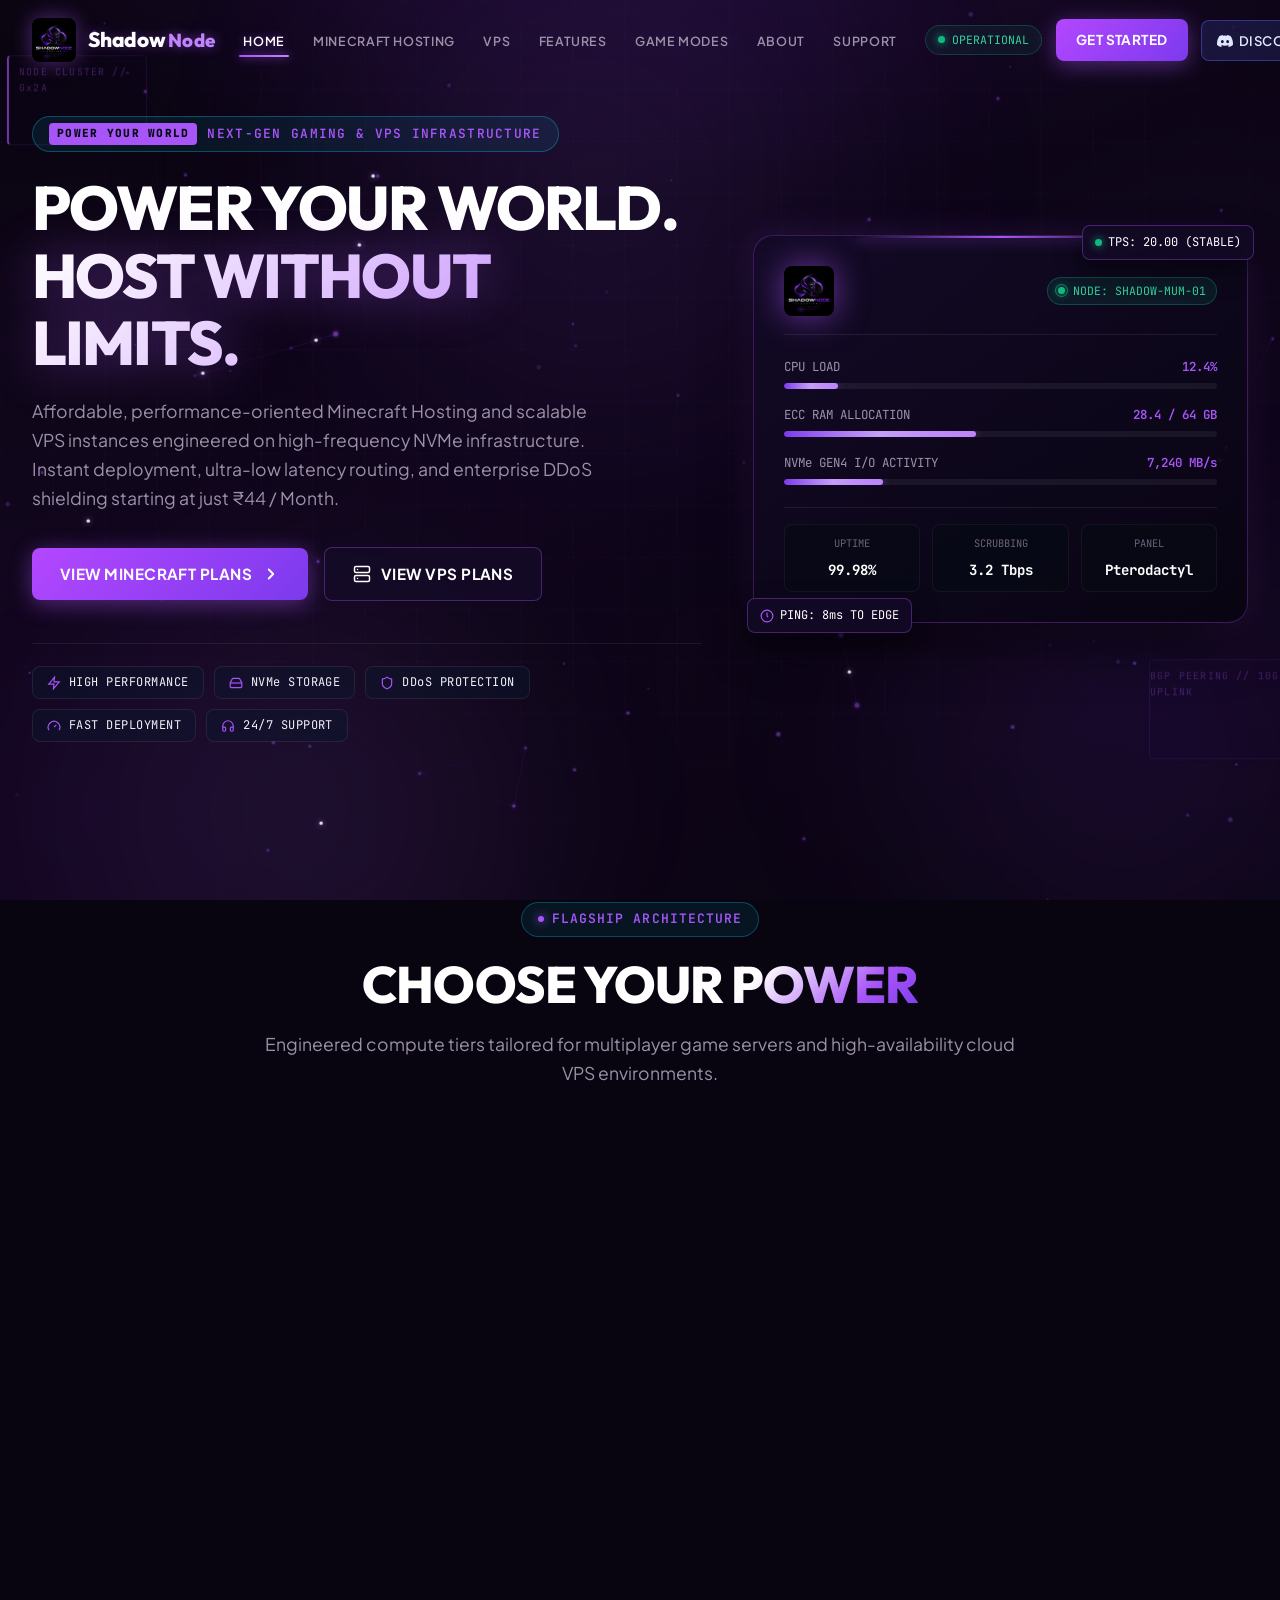
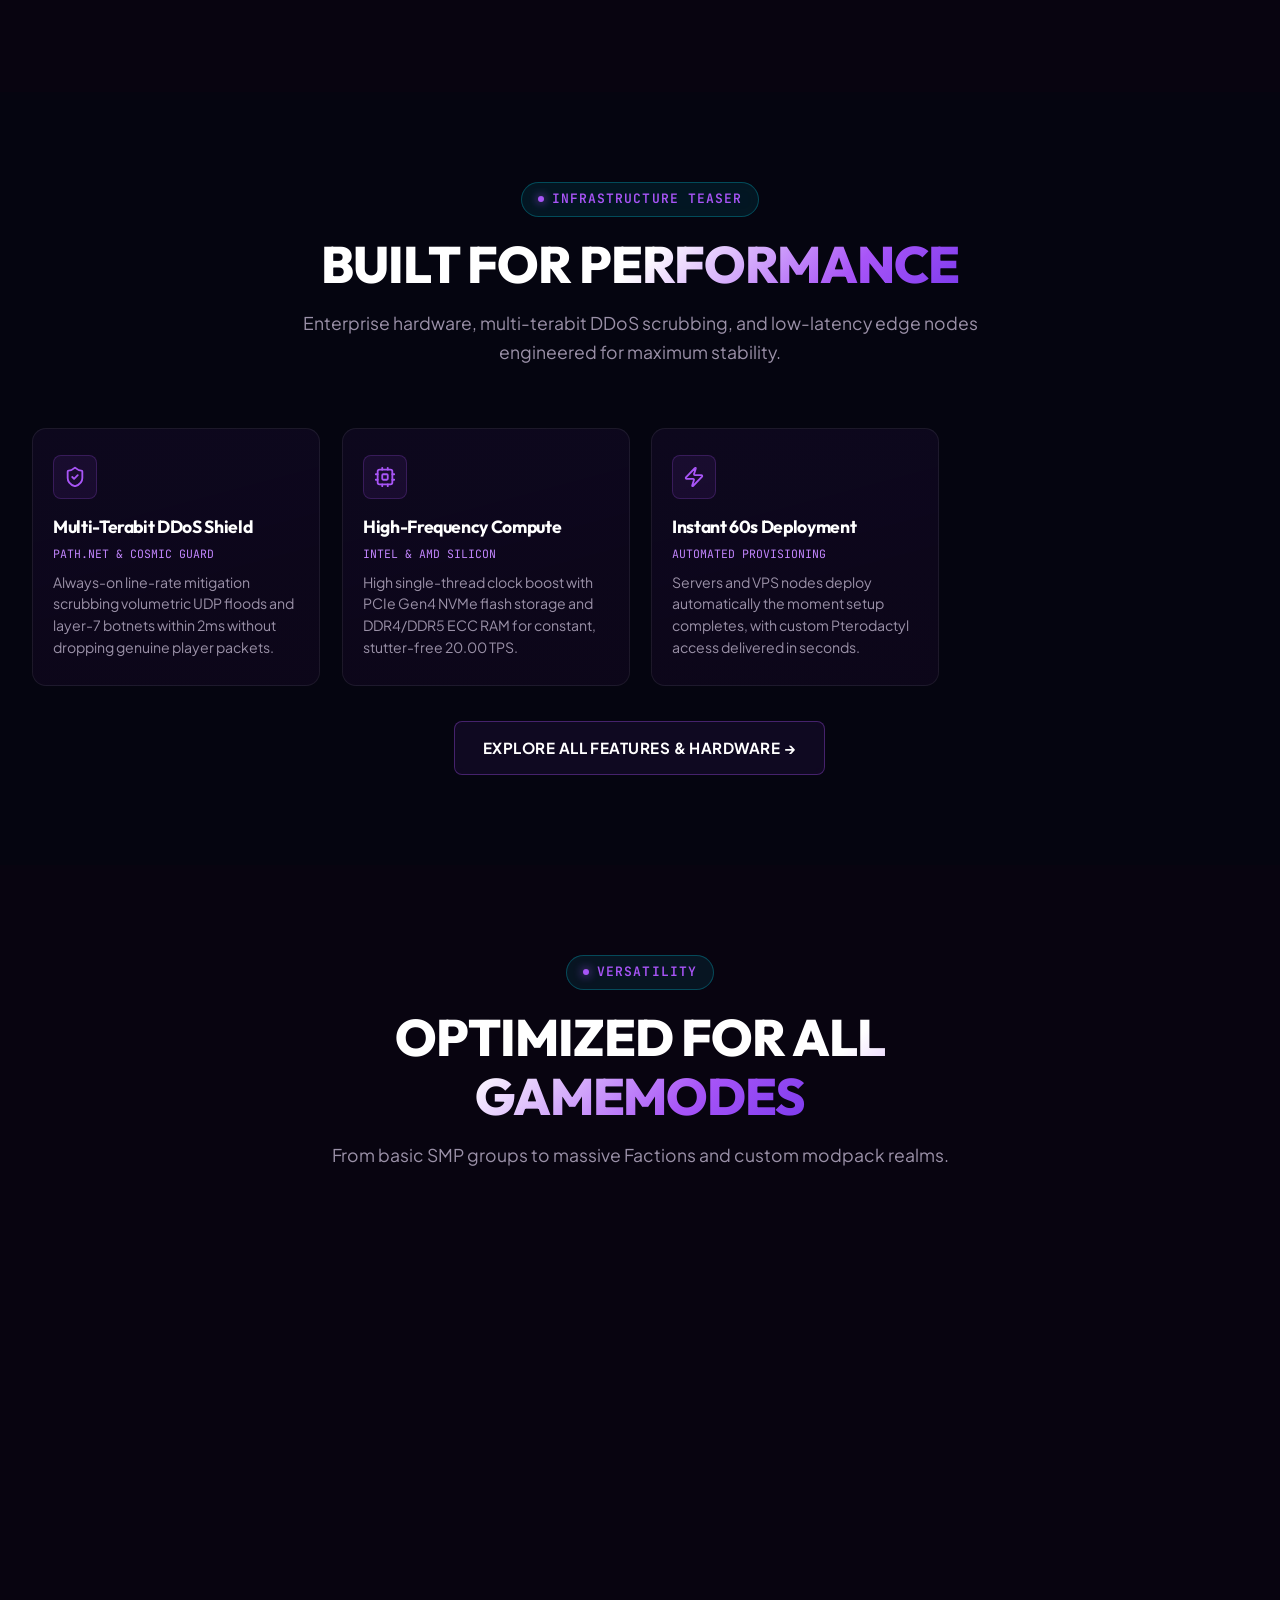
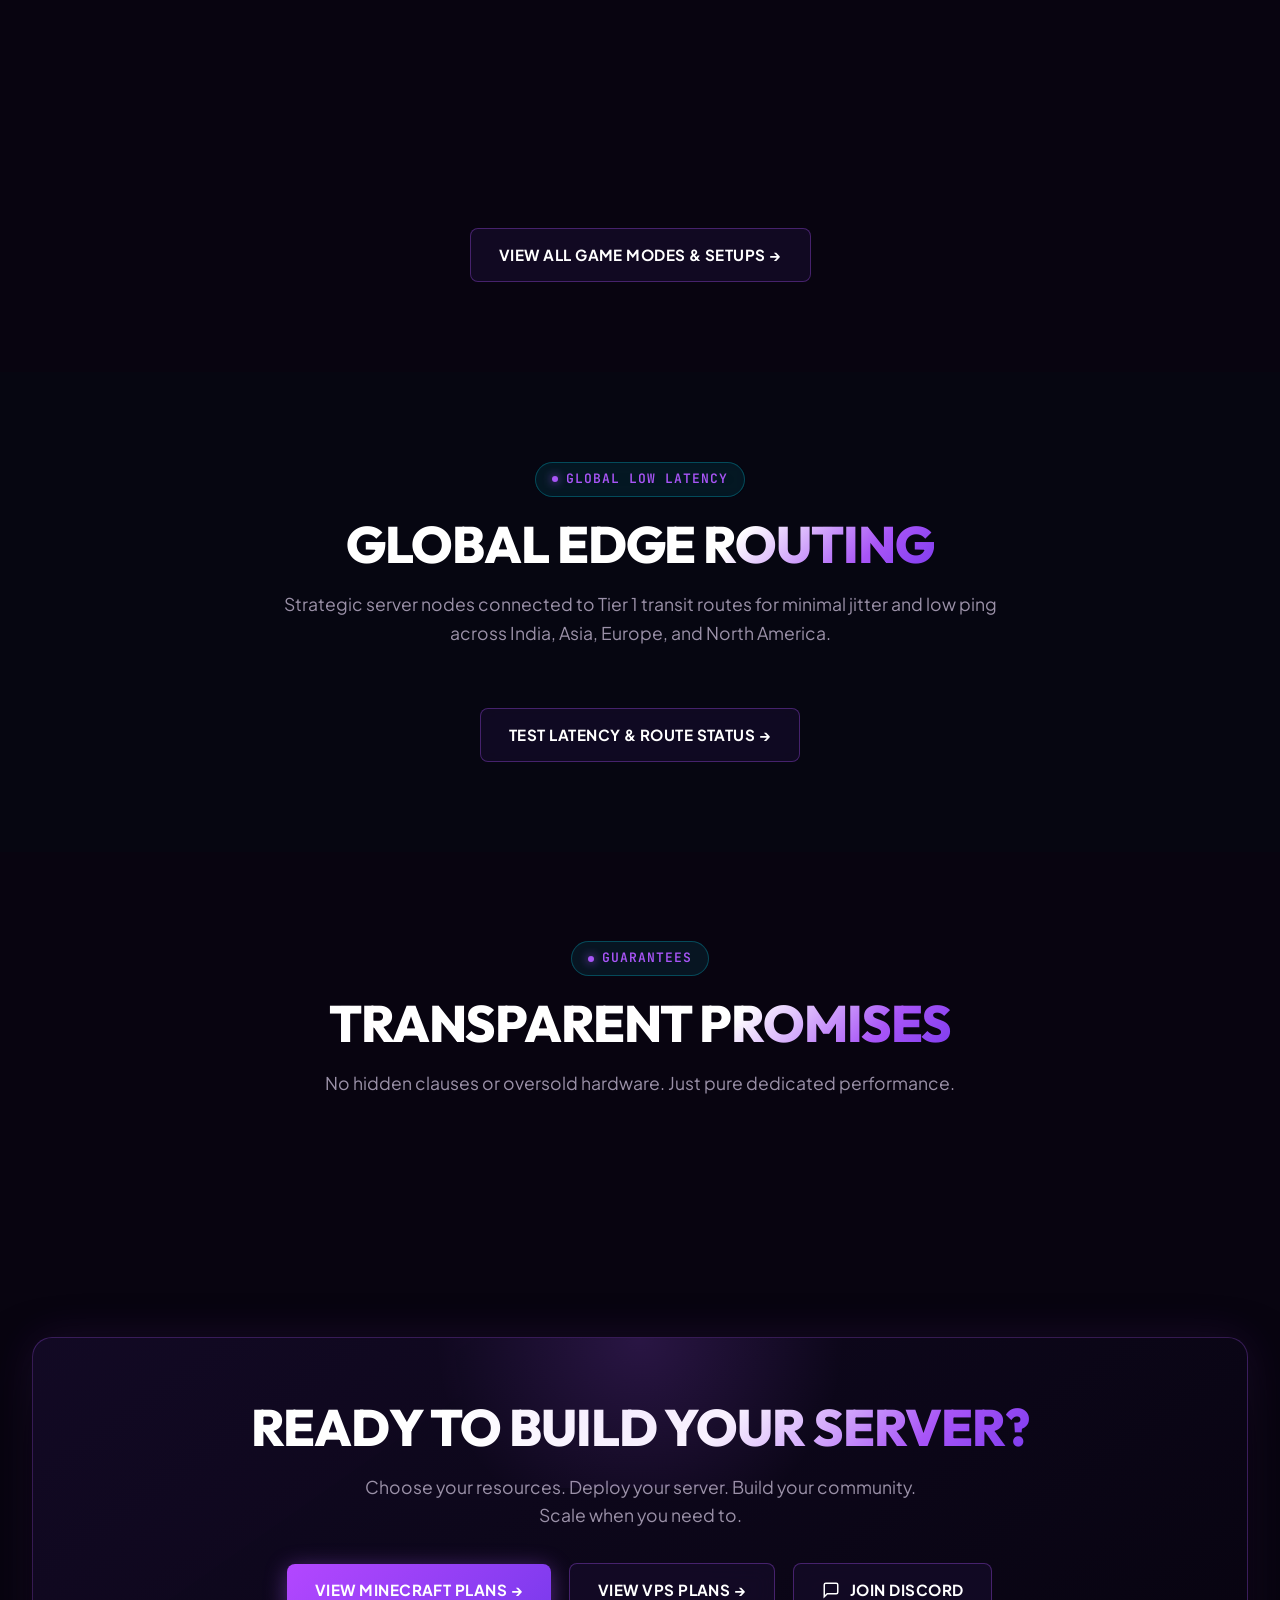
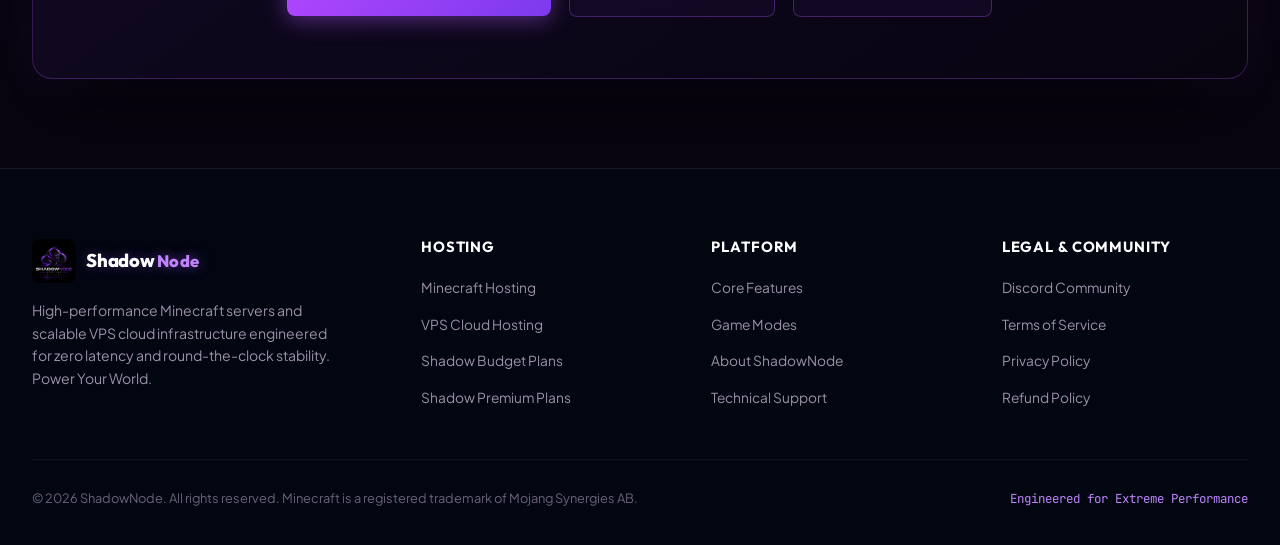
<file: Test/index.html>
<!DOCTYPE html>
<html lang="en">
<head>
  <meta charset="UTF-8">
  <meta name="viewport" content="width=device-width, initial-scale=1.0">
  <title>ShadowNode | High Performance Minecraft & VPS Hosting</title>
  <meta name="description" content="ShadowNode provides affordable and performance-focused Minecraft Hosting and VPS solutions built for reliable server performance. Power Your World.">
  <link rel="icon" type="image/svg+xml" href="assets/favicon.svg">

  <!-- Open Graph -->
  <meta property="og:type" content="website">
  <meta property="og:title" content="ShadowNode | High Performance Minecraft & VPS Hosting">
  <meta property="og:description" content="Affordable and performance-focused Minecraft Hosting and VPS solutions built for reliable server performance. Power Your World.">
  <meta property="og:image" content="assets/logo.png">
  <meta name="theme-color" content="#050B14">

  <!-- Google Fonts -->
  <link rel="preconnect" href="https://fonts.googleapis.com">
  <link rel="preconnect" href="https://fonts.gstatic.com" crossorigin>
  <link href="https://fonts.googleapis.com/css2?family=JetBrains+Mono:wght@400;600;700&family=Outfit:wght@600;700;800&family=Plus+Jakarta+Sans:wght@400;500;600;700;800&display=swap" rel="stylesheet">

  <!-- Stylesheets -->
  <link rel="stylesheet" href="css/variables.css">
  <link rel="stylesheet" href="css/base.css">
  <link rel="stylesheet" href="css/background.css">
  <link rel="stylesheet" href="css/cursor.css">
  <link rel="stylesheet" href="css/navbar.css">
  <link rel="stylesheet" href="css/hero.css">
  <link rel="stylesheet" href="css/pricing.css">
  <link rel="stylesheet" href="css/sections.css">
  <link rel="stylesheet" href="css/modal.css">
</head>
<body>

  <!-- Custom Geometric Reticle Cursor (Desktop Only) -->
  <div class="custom-cursor-core" aria-hidden="true"></div>
  <div class="custom-cursor-ring" aria-hidden="true"></div>

  <!-- Signature Interactive 6-Layer Mouse-Parallax Background -->
  <div class="bg-experience" aria-hidden="true">
    <div class="bg-layer-1-atmosphere"></div>
    <div class="bg-layer-2-lightfield">
      <div class="lightfield-orb orb-primary"></div>
      <div class="lightfield-orb orb-secondary"></div>
      <div class="lightfield-orb orb-tertiary"></div>
    </div>
    <div class="bg-layer-3-grid"></div>
    <div class="bg-layer-4-shapes">
      <div class="tech-schematic schematic-box-1"></div>
      <div class="tech-schematic schematic-box-2"></div>
      <div class="schematic-busline busline-1"></div>
      <div class="schematic-busline busline-2"></div>
    </div>
    <canvas id="bgNetworkCanvas" class="bg-layer-5-network"></canvas>
    <canvas id="bgParticlesCanvas" class="bg-layer-6-particles"></canvas>
  </div>

  <!-- Global Sticky Navbar -->
  <header class="navbar" id="mainNavbar">
    <div class="nav-container">
      <a href="index.html" class="brand-link" aria-label="ShadowNode Home">
        <img src="assets/logo.png" alt="ShadowNode Logo" class="brand-logo-img">
        <span class="brand-text"><span class="brand-name">Shadow</span><span class="brand-sub">Node</span></span>
      </a>

      <nav>
        <ul class="nav-menu" id="navMenu">
          <li class="nav-item"><a href="index.html" class="nav-link active">Home</a></li>
          <li class="nav-item"><a href="minecraft.html" class="nav-link">Minecraft Hosting</a></li>
          <li class="nav-item"><a href="vps.html" class="nav-link">VPS</a></li>
          <li class="nav-item"><a href="features.html" class="nav-link">Features</a></li>
          <li class="nav-item"><a href="game-modes.html" class="nav-link">Game Modes</a></li>
          <li class="nav-item"><a href="about.html" class="nav-link">About</a></li>
          <li class="nav-item"><a href="support.html" class="nav-link">Support</a></li>
        </ul>
      </nav>

      <div class="nav-actions">
        <div class="nav-status-pill" title="Network health status">
          <span class="status-dot"></span>
          <span>OPERATIONAL</span>
        </div>
        <a href="minecraft.html" class="btn btn-primary btn-sm btn-glow">Get Started</a>
        <a href="https://discord.gg/qsGp3FyNAK" target="_blank" rel="noopener noreferrer" class="btn btn-secondary btn-sm nav-btn-discord">
          <svg xmlns="http://www.w3.org/2000/svg" viewBox="0 0 24 24"><path d="M20.317 4.37a19.791 19.791 0 0 0-4.885-1.515.074.074 0 0 0-.079.037c-.21.375-.444.864-.608 1.25a18.27 18.27 0 0 0-5.487 0 12.64 12.64 0 0 0-.617-1.25.077.077 0 0 0-.079-.037A19.736 19.736 0 0 0 3.677 4.37a.07.07 0 0 0-.032.027C.533 9.046-.32 13.58.099 18.057a.082.082 0 0 0 .031.057 19.9 19.9 0 0 0 5.993 3.03.078.078 0 0 0 .084-.028c.462-.63.874-1.295 1.226-1.994.021-.041.001-.09-.041-.106a13.107 13.107 0 0 1-1.872-.892.077.077 0 0 1-.008-.128 10.2 10.2 0 0 0 .372-.292.074.074 0 0 1 .077-.01c3.929 1.793 8.18 1.793 12.061 0a.074.074 0 0 1 .078.01c.12.098.246.198.373.292a.077.077 0 0 1-.006.127 12.299 12.299 0 0 1-1.873.894.077.077 0 0 0-.041.107c.36.698.772 1.362 1.225 1.993a.076.076 0 0 0 .084.028 19.839 19.839 0 0 0 6.002-3.03.077.077 0 0 0 .032-.054c.5-5.177-.838-9.674-3.549-13.66a.061.061 0 0 0-.031-.028zM8.02 15.33c-1.183 0-2.157-1.085-2.157-2.419 0-1.333.956-2.419 2.157-2.419 1.21 0 2.176 1.096 2.157 2.42 0 1.333-.956 2.418-2.157 2.418zm7.975 0c-1.183 0-2.157-1.085-2.157-2.419 0-1.333.955-2.419 2.157-2.419 1.21 0 2.176 1.096 2.157 2.42 0 1.333-.946 2.418-2.157 2.418z"/></svg>
          <span>Discord</span>
        </a>
        <button class="nav-toggle" id="navToggle" aria-label="Toggle navigation menu" aria-expanded="false">
          <span></span>
          <span></span>
          <span></span>
        </button>
      </div>
    </div>
  </header>

  <main>
    <!-- Brand-Focused Hero Section -->
    <section class="hero-section" id="home">
      <div class="container">
        <div class="hero-grid">
          <!-- Left Content -->
          <div class="hero-content">
            <div class="hero-badge">
              <span class="hero-badge-tag">POWER YOUR WORLD</span>
              <span>Next-Gen Gaming & VPS Infrastructure</span>
            </div>

            <h1 class="hero-headline">
              Power Your World.
              <span class="hero-headline-highlight">Host Without Limits.</span>
            </h1>

            <p class="hero-description">
              Affordable, performance-oriented Minecraft Hosting and scalable VPS instances engineered on high-frequency NVMe infrastructure. Instant deployment, ultra-low latency routing, and enterprise DDoS shielding starting at just ₹44 / Month.
            </p>

            <div class="hero-ctas">
              <a href="minecraft.html" class="btn btn-primary btn-glow">
                <span>View Minecraft Plans</span>
                <svg xmlns="http://www.w3.org/2000/svg" width="18" height="18" viewBox="0 0 24 24" fill="none" stroke="currentColor" stroke-width="2.5" stroke-linecap="round" stroke-linejoin="round"><path d="m9 18 6-6-6-6"/></svg>
              </a>
              <a href="vps.html" class="btn btn-secondary">
                <svg xmlns="http://www.w3.org/2000/svg" width="18" height="18" viewBox="0 0 24 24" fill="none" stroke="currentColor" stroke-width="2" stroke-linecap="round" stroke-linejoin="round"><rect width="20" height="8" x="2" y="2" rx="2" ry="2"/><rect width="20" height="8" x="2" y="14" rx="2" ry="2"/><line x1="6" x2="6.01" y1="6" y2="6"/><line x1="6" x2="6.01" y1="18" y2="18"/></svg>
                <span>View VPS Plans</span>
              </a>
            </div>

            <!-- Compact Feature Indicators -->
            <div class="hero-features">
              <div class="feature-pill">
                <svg xmlns="http://www.w3.org/2000/svg" viewBox="0 0 24 24" fill="none" stroke="currentColor" stroke-width="2"><path d="M13 2 3 14h9l-1 8 10-12h-9l1-8z"/></svg>
                <span>HIGH PERFORMANCE</span>
              </div>
              <div class="feature-pill">
                <svg xmlns="http://www.w3.org/2000/svg" viewBox="0 0 24 24" fill="none" stroke="currentColor" stroke-width="2"><line x1="22" x2="2" y1="12" y2="12"/><path d="M5.45 5.11 2 12v6a2 2 0 0 0 2 2h16a2 2 0 0 0 2-2v-6l-3.45-6.89A2 2 0 0 0 16.76 4H7.24a2 2 0 0 0-1.79 1.11z"/></svg>
                <span>NVMe STORAGE</span>
              </div>
              <div class="feature-pill">
                <svg xmlns="http://www.w3.org/2000/svg" viewBox="0 0 24 24" fill="none" stroke="currentColor" stroke-width="2"><path d="M20 13c0 5-3.5 7.5-7.66 8.95a1 1 0 0 1-.67-.01C7.5 20.5 4 18 4 13V6a1 1 0 0 1 1-1c2 0 4.5-1.2 6.24-2.72a1.17 1.17 0 0 1 1.52 0C14.51 3.81 17 5 19 5a1 1 0 0 1 1 1z"/></svg>
                <span>DDoS PROTECTION</span>
              </div>
              <div class="feature-pill">
                <svg xmlns="http://www.w3.org/2000/svg" viewBox="0 0 24 24" fill="none" stroke="currentColor" stroke-width="2"><path d="m12 14 4-4"/><path d="M3.34 19a10 10 0 1 1 17.32 0"/></svg>
                <span>FAST DEPLOYMENT</span>
              </div>
              <div class="feature-pill">
                <svg xmlns="http://www.w3.org/2000/svg" viewBox="0 0 24 24" fill="none" stroke="currentColor" stroke-width="2"><path d="M3 14h3a2 2 0 0 1 2 2v3a2 2 0 0 1-2 2H5a2 2 0 0 1-2-2v-7a9 9 0 0 1 18 0v7a2 2 0 0 1-2 2h-1a2 2 0 0 1-2-2v-3a2 2 0 0 1 2-2h3"/></svg>
                <span>24/7 SUPPORT</span>
              </div>
            </div>
          </div>

          <!-- Right Telemetry Hologram Card -->
          <div class="hero-visual">
            <div class="floating-chip chip-1">
              <span class="status-dot"></span>
              <span>TPS: 20.00 (STABLE)</span>
            </div>
            <div class="floating-chip chip-2">
              <svg xmlns="http://www.w3.org/2000/svg" width="14" height="14" viewBox="0 0 24 24" fill="none" stroke="#A855F7" stroke-width="2"><circle cx="12" cy="12" r="10"/><polyline points="12 6 12 12 14 14"/></svg>
              <span>PING: 8ms TO EDGE</span>
            </div>

            <div class="telemetry-card">
              <div class="telemetry-logo-wrapper">
                <img src="assets/logo.png" alt="Official ShadowNode" class="telemetry-logo" style="border-radius: 8px;">
                <div class="node-status-badge">
                  <span class="pulse-dot"></span>
                  <span>NODE: SHADOW-MUM-01</span>
                </div>
              </div>

              <div class="telemetry-metrics">
                <div class="metric-row">
                  <div class="metric-header">
                    <span>CPU LOAD</span>
                    <span class="val">12.4%</span>
                  </div>
                  <div class="metric-bar-bg">
                    <div class="metric-bar-fill" style="width: 12.4%;"></div>
                  </div>
                </div>

                <div class="metric-row">
                  <div class="metric-header">
                    <span>ECC RAM ALLOCATION</span>
                    <span class="val">28.4 / 64 GB</span>
                  </div>
                  <div class="metric-bar-bg">
                    <div class="metric-bar-fill" style="width: 44.3%;"></div>
                  </div>
                </div>

                <div class="metric-row">
                  <div class="metric-header">
                    <span>NVMe GEN4 I/O ACTIVITY</span>
                    <span class="val">7,240 MB/s</span>
                  </div>
                  <div class="metric-bar-bg">
                    <div class="metric-bar-fill" style="width: 22.8%;"></div>
                  </div>
                </div>
              </div>

              <div class="telemetry-specs">
                <div class="spec-cell">
                  <span class="label">UPTIME</span>
                  <span class="val">99.98%</span>
                </div>
                <div class="spec-cell">
                  <span class="label">SCRUBBING</span>
                  <span class="val">3.2 Tbps</span>
                </div>
                <div class="spec-cell">
                  <span class="label">PANEL</span>
                  <span class="val">Pterodactyl</span>
                </div>
              </div>
            </div>
          </div>
        </div>
      </div>
    </section>

    <!-- Products Showcase: Choose Your Power -->
    <section class="section" id="products">
      <div class="container">
        <div class="section-header">
          <div class="section-tag">Flagship Architecture</div>
          <h2 class="section-title">CHOOSE YOUR <span class="text-gradient">POWER</span></h2>
          <p class="section-subtitle">
            Engineered compute tiers tailored for multiplayer game servers and high-availability cloud VPS environments.
          </p>
        </div>

        <div class="products-split-grid">
          <!-- Minecraft Card -->
          <div class="product-showcase-card mc reveal-on-scroll">
            <div>
              <span class="product-card-badge">Game Server Infrastructure</span>
              <h3 class="product-card-title">MINECRAFT SERVERS</h3>
              <p class="product-card-desc">
                High-frequency game hosting tuned for vanilla, modded, and paper networks. Pre-configured for immediate multiplayer performance.
              </p>
              <ul class="product-feature-list">
                <li>
                  <svg xmlns="http://www.w3.org/2000/svg" viewBox="0 0 24 24" fill="none" stroke="currentColor" stroke-width="2.5"><polyline points="20 6 9 17 4 12"/></svg>
                  <span>Java + Bedrock Cross-play Ready</span>
                </li>
                <li>
                  <svg xmlns="http://www.w3.org/2000/svg" viewBox="0 0 24 24" fill="none" stroke="currentColor" stroke-width="2.5"><polyline points="20 6 9 17 4 12"/></svg>
                  <span>Fast 60-Second Automated Deployment</span>
                </li>
                <li>
                  <svg xmlns="http://www.w3.org/2000/svg" viewBox="0 0 24 24" fill="none" stroke="currentColor" stroke-width="2.5"><polyline points="20 6 9 17 4 12"/></svg>
                  <span>Full Server Management via Pterodactyl</span>
                </li>
                <li>
                  <svg xmlns="http://www.w3.org/2000/svg" viewBox="0 0 24 24" fill="none" stroke="currentColor" stroke-width="2.5"><polyline points="20 6 9 17 4 12"/></svg>
                  <span>Starting at only ₹44 / Month</span>
                </li>
              </ul>
            </div>
            <a href="minecraft.html" class="btn btn-primary btn-glow">View Minecraft Plans &rarr;</a>
          </div>

          <!-- VPS Card -->
          <div class="product-showcase-card vps reveal-on-scroll">
            <div>
              <span class="product-card-badge">Virtual Private Servers</span>
              <h3 class="product-card-title">VPS SERVERS</h3>
              <p class="product-card-desc">
                Root access virtual machines engineered on Intel & AMD High-Performance processors with dedicated NVMe and 1Gbps ports.
              </p>
              <ul class="product-feature-list">
                <li>
                  <svg xmlns="http://www.w3.org/2000/svg" viewBox="0 0 24 24" fill="none" stroke="currentColor" stroke-width="2.5"><polyline points="20 6 9 17 4 12"/></svg>
                  <span>Full Root Access & Custom OS Templates</span>
                </li>
                <li>
                  <svg xmlns="http://www.w3.org/2000/svg" viewBox="0 0 24 24" fill="none" stroke="currentColor" stroke-width="2.5"><polyline points="20 6 9 17 4 12"/></svg>
                  <span>16GB to 64GB High Speed ECC RAM</span>
                </li>
                <li>
                  <svg xmlns="http://www.w3.org/2000/svg" viewBox="0 0 24 24" fill="none" stroke="currentColor" stroke-width="2.5"><polyline points="20 6 9 17 4 12"/></svg>
                  <span>Advanced Workloads, Bots, Web & Databases</span>
                </li>
                <li>
                  <svg xmlns="http://www.w3.org/2000/svg" viewBox="0 0 24 24" fill="none" stroke="currentColor" stroke-width="2.5"><polyline points="20 6 9 17 4 12"/></svg>
                  <span>Dedicated Port Speeds of 1 Gbps</span>
                </li>
              </ul>
            </div>
            <a href="vps.html" class="btn btn-secondary">View VPS Plans &rarr;</a>
          </div>
        </div>
      </div>
    </section>

    <!-- Concise Features Preview (Portal Teaser) -->
    <section class="section" style="background: rgba(4, 9, 18, 0.4);">
      <div class="container">
        <div class="section-header">
          <div class="section-tag">Infrastructure Teaser</div>
          <h2 class="section-title">BUILT FOR <span class="text-gradient">PERFORMANCE</span></h2>
          <p class="section-subtitle">
            Enterprise hardware, multi-terabit DDoS scrubbing, and low-latency edge nodes engineered for maximum stability.
          </p>
        </div>

        <div class="features-grid" style="margin-bottom: 36px;">
          <div class="feature-card reveal-on-scroll">
            <div class="feature-icon-wrapper">
              <svg xmlns="http://www.w3.org/2000/svg" width="22" height="22" viewBox="0 0 24 24" fill="none" stroke="currentColor" stroke-width="2" stroke-linecap="round" stroke-linejoin="round"><path d="M20 13c0 5-3.5 7.5-7.66 8.95a1 1 0 0 1-.67-.01C7.5 20.5 4 18 4 13V6a1 1 0 0 1 1-1c2 0 4.5-1.2 6.24-2.72a1.17 1.17 0 0 1 1.52 0C14.51 3.81 17 5 19 5a1 1 0 0 1 1 1z"/><path d="m9 12 2 2 4-4"/></svg>
            </div>
            <h3 class="feature-card-title">Multi-Terabit DDoS Shield</h3>
            <div class="feature-card-subtitle">Path.net & Cosmic Guard</div>
            <p class="feature-card-desc">Always-on line-rate mitigation scrubbing volumetric UDP floods and layer-7 botnets within 2ms without dropping genuine player packets.</p>
          </div>

          <div class="feature-card reveal-on-scroll">
            <div class="feature-icon-wrapper">
              <svg xmlns="http://www.w3.org/2000/svg" width="22" height="22" viewBox="0 0 24 24" fill="none" stroke="currentColor" stroke-width="2" stroke-linecap="round" stroke-linejoin="round"><rect width="16" height="16" x="4" y="4" rx="2"/><rect width="6" height="6" x="9" y="9" rx="1"/><path d="M15 2v2"/><path d="M15 20v2"/><path d="M2 15h2"/><path d="M2 9h2"/><path d="M20 15h2"/><path d="M20 9h2"/><path d="M9 2v2"/><path d="M9 20v2"/></svg>
            </div>
            <h3 class="feature-card-title">High-Frequency Compute</h3>
            <div class="feature-card-subtitle">Intel & AMD Silicon</div>
            <p class="feature-card-desc">High single-thread clock boost with PCIe Gen4 NVMe flash storage and DDR4/DDR5 ECC RAM for constant, stutter-free 20.00 TPS.</p>
          </div>

          <div class="feature-card reveal-on-scroll">
            <div class="feature-icon-wrapper">
              <svg xmlns="http://www.w3.org/2000/svg" width="22" height="22" viewBox="0 0 24 24" fill="none" stroke="currentColor" stroke-width="2" stroke-linecap="round" stroke-linejoin="round"><path d="M4 14a1 1 0 0 1-.78-1.63l9.9-10.2a.5.5 0 0 1 .86.46l-1.92 6.02A1 1 0 0 0 13 10h7a1 1 0 0 1 .78 1.63l-9.9 10.2a.5.5 0 0 1-.86-.46l1.92-6.02A1 1 0 0 0 11 14z"/></svg>
            </div>
            <h3 class="feature-card-title">Instant 60s Deployment</h3>
            <div class="feature-card-subtitle">Automated Provisioning</div>
            <p class="feature-card-desc">Servers and VPS nodes deploy automatically the moment setup completes, with custom Pterodactyl access delivered in seconds.</p>
          </div>
        </div>

        <div style="text-align: center;">
          <a href="features.html" class="btn btn-secondary">Explore All Features & Hardware &rarr;</a>
        </div>
      </div>
    </section>

    <!-- Concise Game Modes Teaser (Portal Teaser) -->
    <section class="section">
      <div class="container">
        <div class="section-header">
          <div class="section-tag">Versatility</div>
          <h2 class="section-title">OPTIMIZED FOR <span class="text-gradient">ALL GAMEMODES</span></h2>
          <p class="section-subtitle">
            From basic SMP groups to massive Factions and custom modpack realms.
          </p>
        </div>

        <div class="modes-grid" style="margin-bottom: 36px;">
          <div class="mode-card reveal-on-scroll">
            <div class="mode-card-header">
              <h3 class="mode-card-title">SURVIVAL (SMP)</h3>
              <span class="mode-badge">POPULAR</span>
            </div>
            <p class="mode-tagline">Vanilla & Semi-Vanilla Worlds</p>
            <p class="mode-desc">Smooth chunk generation and entity management for multiplayer survival communities.</p>
            <div class="mode-recommendation">Rec: Shadow Stone / Iron (2-4GB)</div>
          </div>

          <div class="mode-card reveal-on-scroll">
            <div class="mode-card-header">
              <h3 class="mode-card-title">FACTIONS & PVP</h3>
              <span class="mode-badge">HIGH TPS</span>
            </div>
            <p class="mode-tagline">TNT Physics & High Cannon Speed</p>
            <p class="mode-desc">Dedicated CPU cycles to handle massive raid events, custom knockback, and explosion calculations.</p>
            <div class="mode-recommendation">Rec: Shadow Blaze / Obsidian (16-24GB)</div>
          </div>

          <div class="mode-card reveal-on-scroll">
            <div class="mode-card-header">
              <h3 class="mode-card-title">MODDED REALMS</h3>
              <span class="mode-badge">HEAVY RAM</span>
            </div>
            <p class="mode-tagline">Forge, Fabric & Custom Jars</p>
            <p class="mode-desc">High memory capacity for 200+ mod packs like All The Mods and RLcraft with zero JVM stutter.</p>
            <div class="mode-recommendation">Rec: Shadow Ultra / Ultimate (32-64GB)</div>
          </div>
        </div>

        <div style="text-align: center;">
          <a href="game-modes.html" class="btn btn-secondary">View All Game Modes & Setups &rarr;</a>
        </div>
      </div>
    </section>

    <!-- Infrastructure Map Teaser -->
    <section class="section" style="background: rgba(4, 9, 18, 0.5);">
      <div class="container">
        <div class="section-header">
          <div class="section-tag">Global Low Latency</div>
          <h2 class="section-title">GLOBAL EDGE <span class="text-gradient">ROUTING</span></h2>
          <p class="section-subtitle">
            Strategic server nodes connected to Tier 1 transit routes for minimal jitter and low ping across India, Asia, Europe, and North America.
          </p>
        </div>

        <div class="node-status-bar" id="globalNodeStatus">
          <!-- Populated by js/infrastructure.js -->
        </div>

        <div style="text-align: center; margin-top: 30px;">
          <a href="features.html#infrastructure" class="btn btn-secondary">Test Latency & Route Status &rarr;</a>
        </div>
      </div>
    </section>

    <!-- Transparent Policy Assurances -->
    <section class="section">
      <div class="container">
        <div class="section-header">
          <div class="section-tag">Guarantees</div>
          <h2 class="section-title">TRANSPARENT <span class="text-gradient">PROMISES</span></h2>
          <p class="section-subtitle">
            No hidden clauses or oversold hardware. Just pure dedicated performance.
          </p>
        </div>

        <div class="policy-grid" id="policyList">
          <!-- Populated by js/main.js from data.js -->
        </div>
      </div>
    </section>

    <!-- Final CTA Section -->
    <section class="section" id="ctaSection">
      <div class="container">
        <div class="cta-box">
          <h2 class="cta-title">READY TO BUILD <span class="text-gradient">YOUR SERVER?</span></h2>
          <p class="cta-subtitle">
            Choose your resources. Deploy your server. Build your community. Scale when you need to.
          </p>
          <div class="cta-buttons">
            <a href="minecraft.html" class="btn btn-primary btn-glow">View Minecraft Plans &rarr;</a>
            <a href="vps.html" class="btn btn-secondary">View VPS Plans &rarr;</a>
            <a href="https://discord.gg/qsGp3FyNAK" target="_blank" rel="noopener noreferrer" class="btn btn-secondary">
              <svg xmlns="http://www.w3.org/2000/svg" width="18" height="18" viewBox="0 0 24 24" fill="none" stroke="currentColor" stroke-width="2"><path d="M21 15a2 2 0 0 1-2 2H7l-4 4V5a2 2 0 0 1 2-2h14a2 2 0 0 1 2 2z"/></svg>
              <span>Join Discord</span>
            </a>
          </div>
        </div>
      </div>
    </section>
  </main>

  <!-- Clean Global Footer -->
  <footer class="footer">
    <div class="container">
      <div class="footer-grid">
        <div class="footer-brand">
          <div style="display: flex; align-items: center; gap: 10px; margin-bottom: 14px;">
            <img src="assets/logo.png" alt="ShadowNode Logo" style="height: 44px; width: auto; border-radius: 8px;">
            <span class="brand-text" style="font-size: 1.15rem;"><span class="brand-name">Shadow</span><span class="brand-sub">Node</span></span>
          </div>
          <p>
            High-performance Minecraft servers and scalable VPS cloud infrastructure engineered for zero latency and round-the-clock stability. Power Your World.
          </p>
        </div>

        <div>
          <h4 class="footer-col-title">Hosting</h4>
          <ul class="footer-links">
            <li><a href="minecraft.html">Minecraft Hosting</a></li>
            <li><a href="vps.html">VPS Cloud Hosting</a></li>
            <li><a href="minecraft.html">Shadow Budget Plans</a></li>
            <li><a href="minecraft.html">Shadow Premium Plans</a></li>
          </ul>
        </div>

        <div>
          <h4 class="footer-col-title">Platform</h4>
          <ul class="footer-links">
            <li><a href="features.html">Core Features</a></li>
            <li><a href="game-modes.html">Game Modes</a></li>
            <li><a href="about.html">About ShadowNode</a></li>
            <li><a href="support.html">Technical Support</a></li>
          </ul>
        </div>

        <div>
          <h4 class="footer-col-title">Legal & Community</h4>
          <ul class="footer-links">
            <li><a href="https://discord.gg/qsGp3FyNAK" target="_blank" rel="noopener noreferrer">Discord Community</a></li>
            <li><a href="terms.html">Terms of Service</a></li>
            <li><a href="privacy.html">Privacy Policy</a></li>
            <li><a href="refund.html">Refund Policy</a></li>
          </ul>
        </div>
      </div>

      <div class="footer-bottom">
        <div>&copy; 2026 ShadowNode. All rights reserved. Minecraft is a registered trademark of Mojang Synergies AB.</div>
        <div style="font-family: var(--font-mono); font-size: 0.78rem; color: var(--purple-bright);">Engineered for Extreme Performance</div>
      </div>
    </div>
  </footer>

  <!-- Core Scripts -->
  <script src="js/data.js"></script>
  <script src="js/background.js"></script>
  <script src="js/cursor.js"></script>
  <script src="js/infrastructure.js"></script>
  <script src="js/main.js"></script>

</body>
</html>
</file>
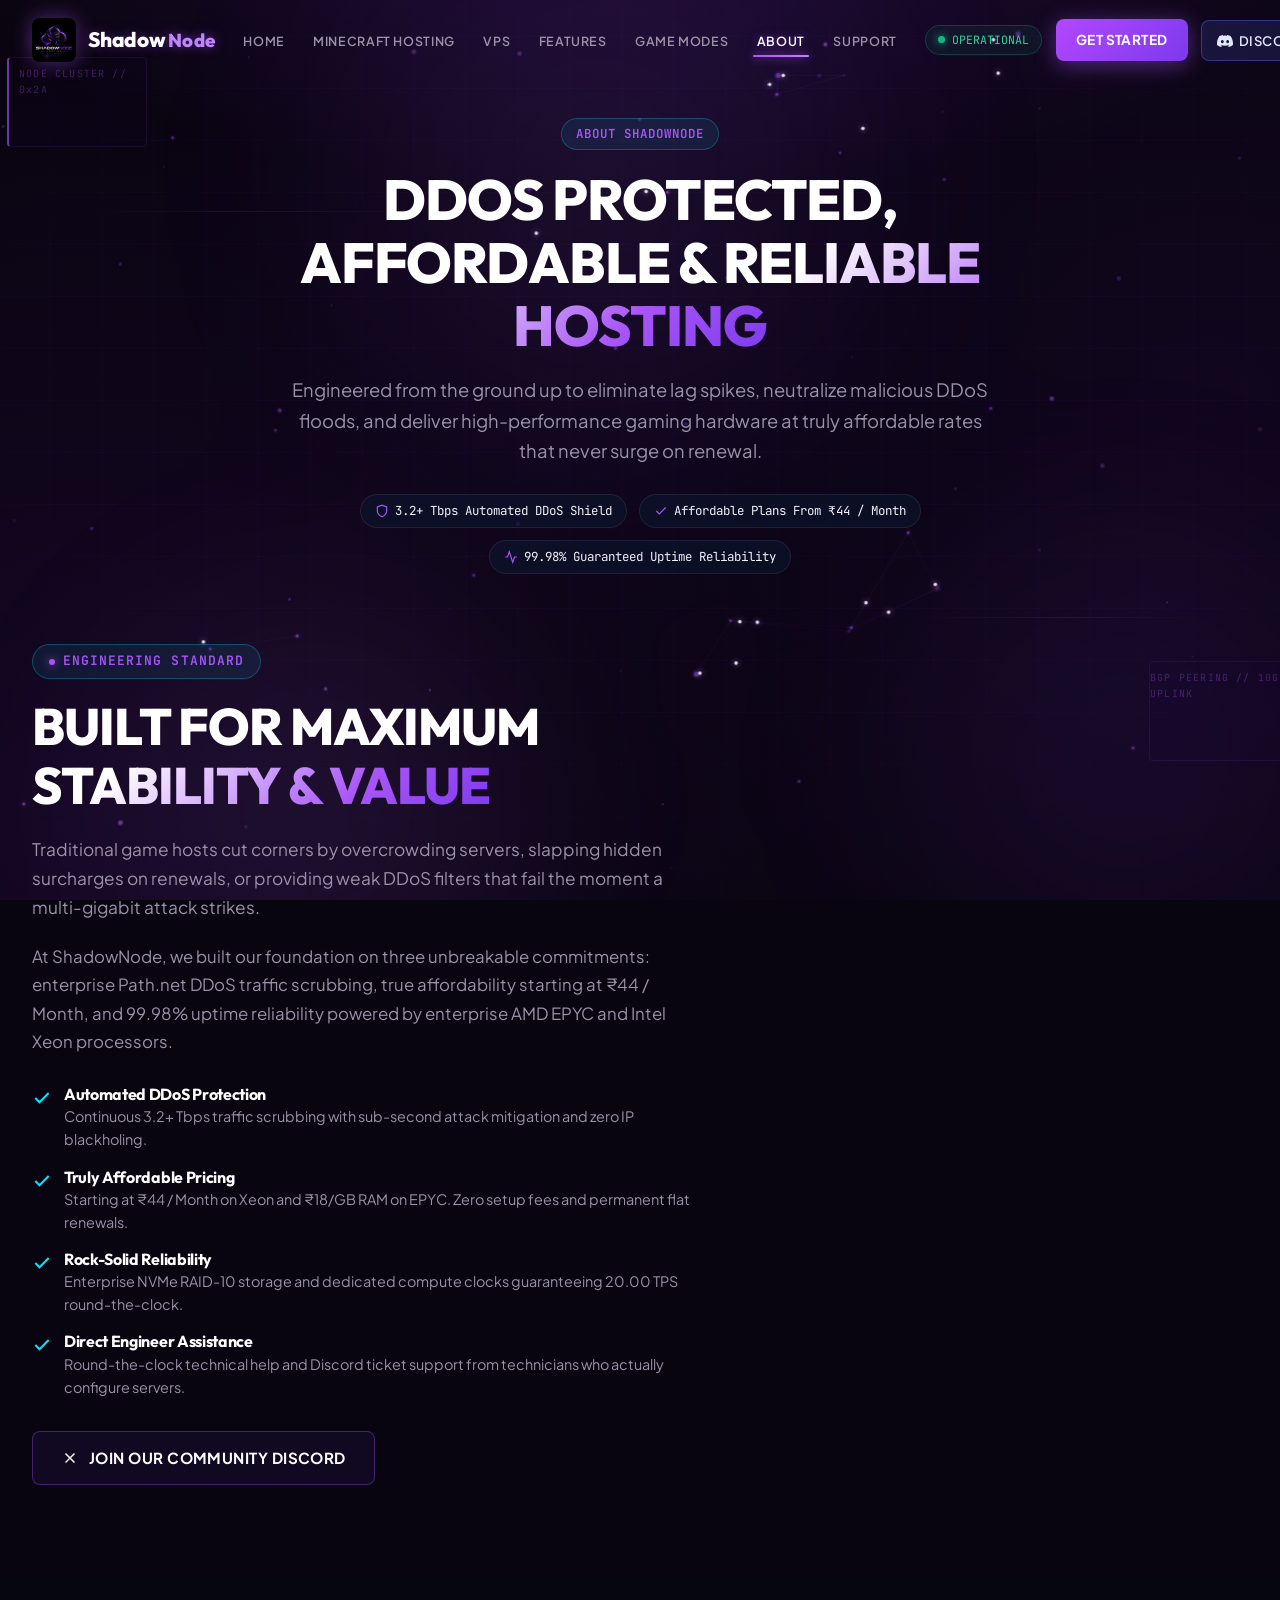
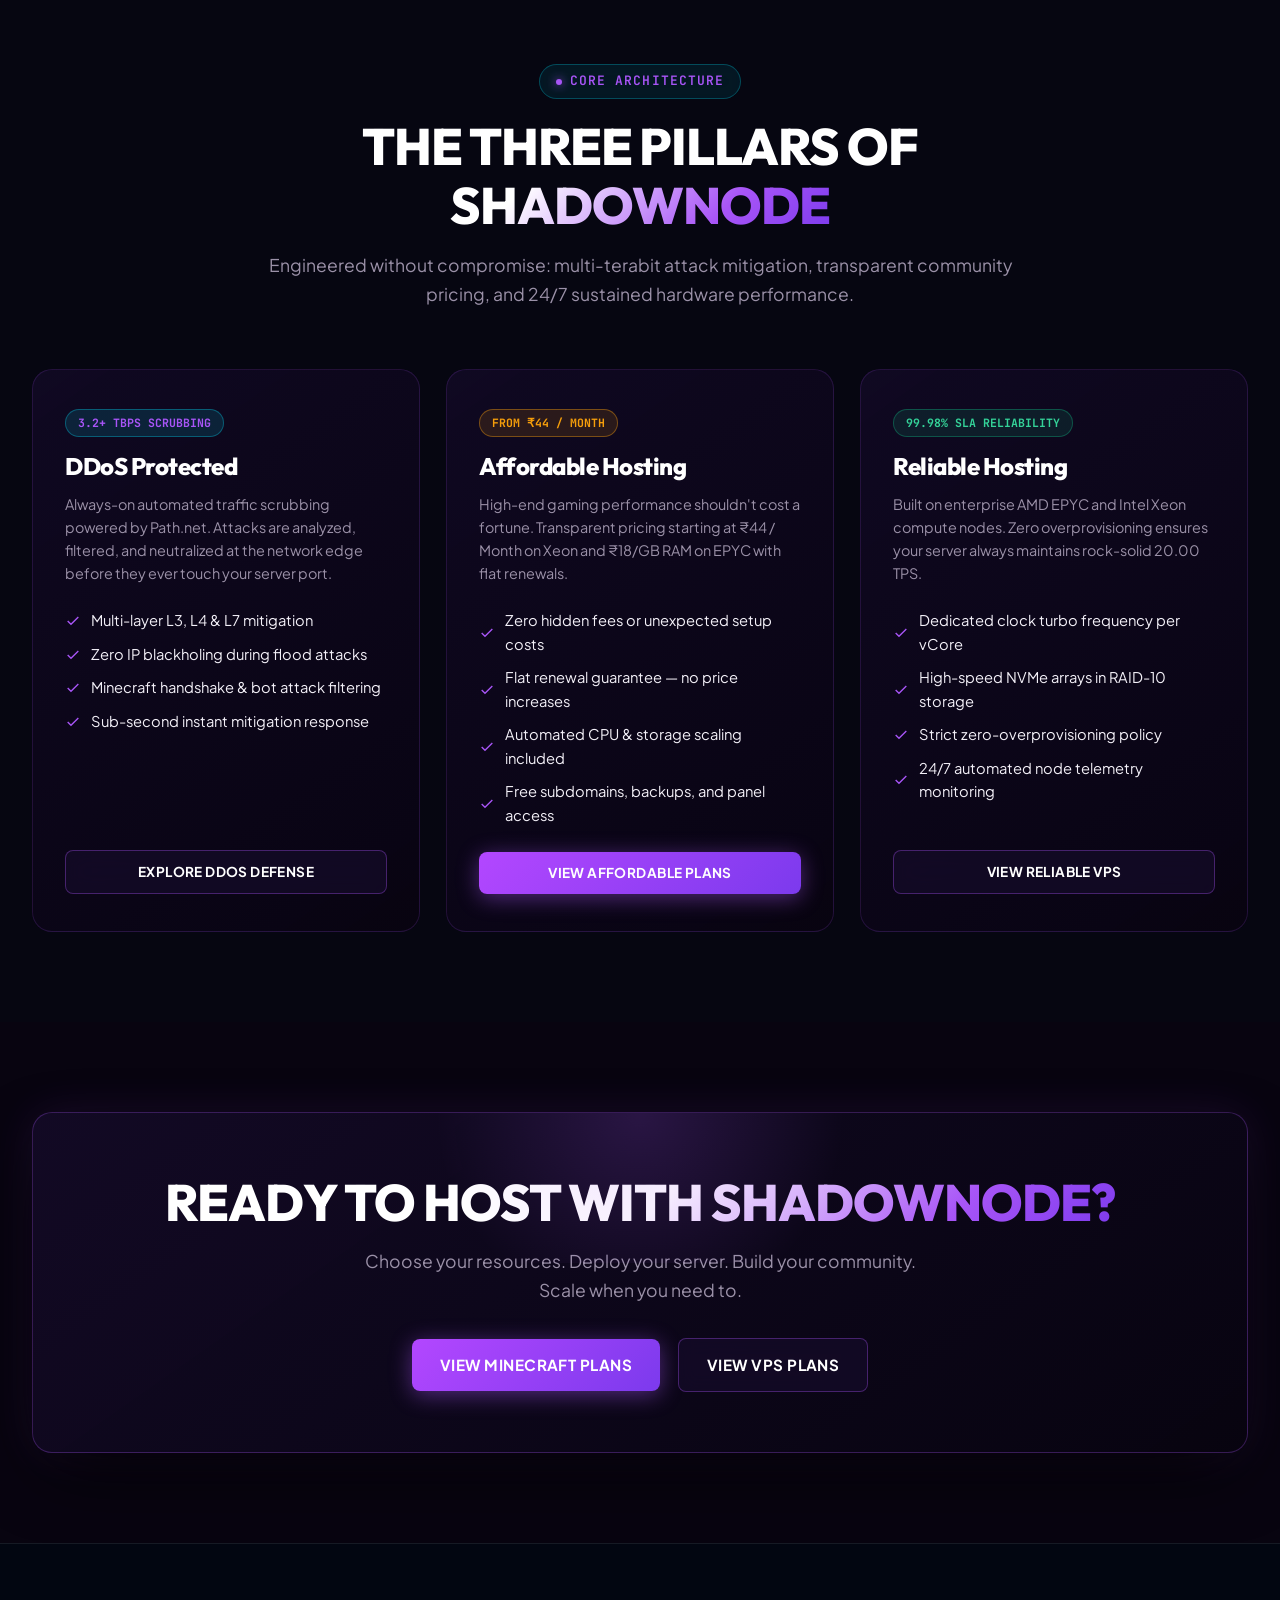
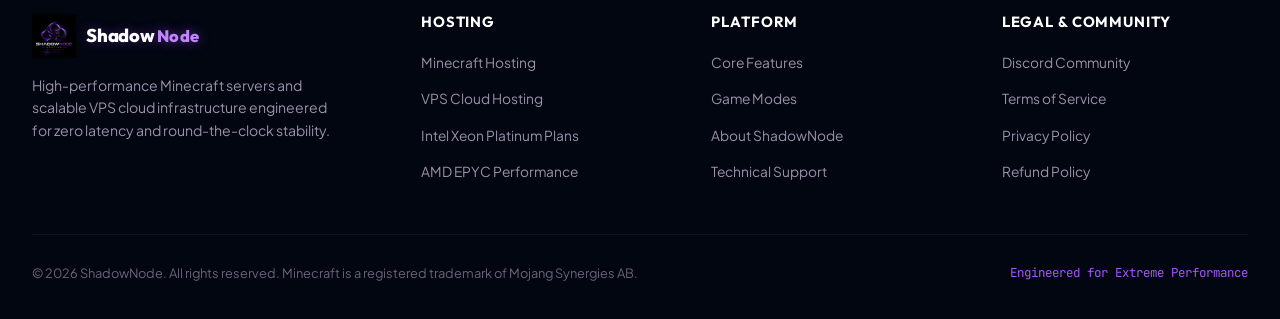
<file: Test/about.html>
<!DOCTYPE html>
<html lang="en">
<head>
  <meta charset="UTF-8">
  <meta name="viewport" content="width=device-width, initial-scale=1.0">
  <title>About Us | ShadowNode</title>
  <meta name="description" content="Discover ShadowNode: Enterprise DDoS protection, transparent affordable pricing from ₹44 / Month, and 99.98% uptime reliability for Minecraft and VPS hosting.">
  <link rel="icon" type="image/svg+xml" href="assets/favicon.svg">

  <!-- Open Graph -->
  <meta property="og:type" content="website">
  <meta property="og:title" content="About Us | ShadowNode">
  <meta property="og:description" content="Dedicated to high-performance Minecraft and VPS hosting with zero overprovisioning, flat renewals, and enterprise hardware.">
  <meta property="og:image" content="assets/logo.png">
  <meta name="theme-color" content="#050B14">

  <!-- Google Fonts -->
  <link rel="preconnect" href="https://fonts.googleapis.com">
  <link rel="preconnect" href="https://fonts.gstatic.com" crossorigin>
  <link href="https://fonts.googleapis.com/css2?family=JetBrains+Mono:wght@400;600;700&family=Outfit:wght@600;700;800&family=Plus+Jakarta+Sans:wght@400;500;600;700;800&display=swap" rel="stylesheet">

  <!-- Stylesheets -->
  <link rel="stylesheet" href="css/variables.css">
  <link rel="stylesheet" href="css/base.css">
  <link rel="stylesheet" href="css/background.css">
  <link rel="stylesheet" href="css/cursor.css">
  <link rel="stylesheet" href="css/navbar.css">
  <link rel="stylesheet" href="css/hero.css">
  <link rel="stylesheet" href="css/pricing.css">
  <link rel="stylesheet" href="css/sections.css">
  <link rel="stylesheet" href="css/modal.css">
</head>
<body>

  <!-- Custom Geometric Reticle Cursor (Desktop Only) -->
  <div class="custom-cursor-core" aria-hidden="true"></div>
  <div class="custom-cursor-ring" aria-hidden="true"></div>

  <!-- Signature Interactive 6-Layer Mouse-Parallax Background -->
  <div class="bg-experience" aria-hidden="true">
    <div class="bg-layer-1-atmosphere"></div>
    <div class="bg-layer-2-lightfield">
      <div class="lightfield-orb orb-primary"></div>
      <div class="lightfield-orb orb-secondary"></div>
      <div class="lightfield-orb orb-tertiary"></div>
    </div>
    <div class="bg-layer-3-grid"></div>
    <div class="bg-layer-4-shapes">
      <div class="tech-schematic schematic-box-1"></div>
      <div class="tech-schematic schematic-box-2"></div>
      <div class="schematic-busline busline-1"></div>
      <div class="schematic-busline busline-2"></div>
    </div>
    <canvas id="bgNetworkCanvas" class="bg-layer-5-network"></canvas>
    <canvas id="bgParticlesCanvas" class="bg-layer-6-particles"></canvas>
  </div>

  <!-- Global Sticky Navbar -->
  <header class="navbar" id="mainNavbar">
    <div class="nav-container">
      <a href="index.html" class="brand-link" aria-label="ShadowNode Home">
        <img src="assets/logo.png" alt="ShadowNode Logo" class="brand-logo-img">
        <span class="brand-text"><span class="brand-name">Shadow</span><span class="brand-sub">Node</span></span>
      </a>

      <nav>
        <ul class="nav-menu" id="navMenu">
          <li class="nav-item"><a href="index.html" class="nav-link">Home</a></li>
          <li class="nav-item"><a href="minecraft.html" class="nav-link">Minecraft Hosting</a></li>
          <li class="nav-item"><a href="vps.html" class="nav-link">VPS</a></li>
          <li class="nav-item"><a href="features.html" class="nav-link">Features</a></li>
          <li class="nav-item"><a href="game-modes.html" class="nav-link">Game Modes</a></li>
          <li class="nav-item"><a href="about.html" class="nav-link active">About</a></li>
          <li class="nav-item"><a href="support.html" class="nav-link">Support</a></li>
        </ul>
      </nav>

      <div class="nav-actions">
        <div class="nav-status-pill" title="Network health status">
          <span class="status-dot"></span>
          <span>OPERATIONAL</span>
        </div>
        <a href="minecraft.html" class="btn btn-primary btn-sm btn-glow">Get Started</a>
        <a href="https://discord.gg/qsGp3FyNAK" target="_blank" rel="noopener noreferrer" class="btn btn-secondary btn-sm nav-btn-discord">
          <svg xmlns="http://www.w3.org/2000/svg" viewBox="0 0 24 24"><path d="M20.317 4.37a19.791 19.791 0 0 0-4.885-1.515.074.074 0 0 0-.079.037c-.21.375-.444.864-.608 1.25a18.27 18.27 0 0 0-5.487 0 12.64 12.64 0 0 0-.617-1.25.077.077 0 0 0-.079-.037A19.736 19.736 0 0 0 3.677 4.37a.07.07 0 0 0-.032.027C.533 9.046-.32 13.58.099 18.057a.082.082 0 0 0 .031.057 19.9 19.9 0 0 0 5.993 3.03.078.078 0 0 0 .084-.028c.462-.63.874-1.295 1.226-1.994.021-.041.001-.09-.041-.106a13.107 13.107 0 0 1-1.872-.892.077.077 0 0 1-.008-.128 10.2 10.2 0 0 0 .372-.292.074.074 0 0 1 .077-.01c3.929 1.793 8.18 1.793 12.061 0a.074.074 0 0 1 .078.01c.12.098.246.198.373.292a.077.077 0 0 1-.006.127 12.299 12.299 0 0 1-1.873.894.077.077 0 0 0-.041.107c.36.698.772 1.362 1.225 1.993a.076.076 0 0 0 .084.028 19.839 19.839 0 0 0 6.002-3.03.077.077 0 0 0 .032-.054c.5-5.177-.838-9.674-3.549-13.66a.061.061 0 0 0-.031-.028zM8.02 15.33c-1.183 0-2.157-1.085-2.157-2.419 0-1.333.956-2.419 2.157-2.419 1.21 0 2.176 1.096 2.157 2.42 0 1.333-.956 2.418-2.157 2.418zm7.975 0c-1.183 0-2.157-1.085-2.157-2.419 0-1.333.955-2.419 2.157-2.419 1.21 0 2.176 1.096 2.157 2.42 0 1.333-.946 2.418-2.157 2.418z"/></svg>
          <span>Discord</span>
        </a>
        <button class="nav-toggle" id="navToggle" aria-label="Toggle navigation menu" aria-expanded="false">
          <span></span>
          <span></span>
          <span></span>
        </button>
      </div>
    </div>
  </header>

  <main>
    <!-- Dedicated About Page Hero: DDoS Protected, Affordable & Reliable Hosting -->
    <section class="page-hero">
      <div class="container page-hero-container">
        <div class="page-hero-badge">
          <span>ABOUT ShadowNode</span>
        </div>
        <h1 class="page-hero-title">
          DDOS PROTECTED, AFFORDABLE & <span class="text-gradient">RELIABLE HOSTING</span>
        </h1>
        <p class="page-hero-desc">
          Engineered from the ground up to eliminate lag spikes, neutralize malicious DDoS floods, and deliver high-performance gaming hardware at truly affordable rates that never surge on renewal.
        </p>

        <div class="page-hero-chips">
          <div class="page-chip">
            <svg xmlns="http://www.w3.org/2000/svg" width="16" height="16" viewBox="0 0 24 24" fill="none" stroke="currentColor" stroke-width="2"><path d="M12 22s8-4 8-10V5l-8-3-8 3v7c0 6 8 10 8 10z"/></svg>
            <span>3.2+ Tbps Automated DDoS Shield</span>
          </div>
          <div class="page-chip">
            <svg xmlns="http://www.w3.org/2000/svg" width="16" height="16" viewBox="0 0 24 24" fill="none" stroke="currentColor" stroke-width="2"><polyline points="20 6 9 17 4 12"/></svg>
            <span>Affordable Plans From ₹44 / Month</span>
          </div>
          <div class="page-chip">
            <svg xmlns="http://www.w3.org/2000/svg" width="16" height="16" viewBox="0 0 24 24" fill="none" stroke="currentColor" stroke-width="2"><path d="M22 12h-4l-3 9L9 3l-3 9H2"/></svg>
            <span>99.98% Guaranteed Uptime Reliability</span>
          </div>
        </div>
      </div>
    </section>

    <!-- Brand Philosophy & Editorial Layout -->
    <section class="section" style="padding-top: 10px;">
      <div class="container">
        <div class="about-grid">
          <div>
            <div class="section-tag">Engineering Standard</div>
            <h2 class="section-title" style="text-align: left; margin-bottom: 20px;">
              BUILT FOR MAXIMUM <span class="text-gradient">STABILITY & VALUE</span>
            </h2>
            <p style="font-size: 1.08rem; line-height: 1.7; margin-bottom: 20px; color: var(--text-secondary);">
              Traditional game hosts cut corners by overcrowding servers, slapping hidden surcharges on renewals, or providing weak DDoS filters that fail the moment a multi-gigabit attack strikes.
            </p>
            <p style="font-size: 1.05rem; line-height: 1.7; margin-bottom: 28px; color: var(--text-secondary);">
              At ShadowNode, we built our foundation on three unbreakable commitments: enterprise Path.net DDoS traffic scrubbing, true affordability starting at ₹44 / Month, and 99.98% uptime reliability powered by enterprise AMD EPYC and Intel Xeon processors.
            </p>

            <div style="display: flex; flex-direction: column; gap: 16px; margin-bottom: 32px;">
              <div style="display: flex; align-items: flex-start; gap: 12px;">
                <svg xmlns="http://www.w3.org/2000/svg" width="20" height="20" viewBox="0 0 24 24" fill="none" stroke="#00E5FF" stroke-width="2.5" style="margin-top: 3px; flex-shrink: 0;"><polyline points="20 6 9 17 4 12"/></svg>
                <div>
                  <h4 style="color: #FFFFFF; font-size: 1rem; margin-bottom: 2px;">Automated DDoS Protection</h4>
                  <p style="font-size: 0.9rem; color: var(--text-secondary);">Continuous 3.2+ Tbps traffic scrubbing with sub-second attack mitigation and zero IP blackholing.</p>
                </div>
              </div>
              <div style="display: flex; align-items: flex-start; gap: 12px;">
                <svg xmlns="http://www.w3.org/2000/svg" width="20" height="20" viewBox="0 0 24 24" fill="none" stroke="#00E5FF" stroke-width="2.5" style="margin-top: 3px; flex-shrink: 0;"><polyline points="20 6 9 17 4 12"/></svg>
                <div>
                  <h4 style="color: #FFFFFF; font-size: 1rem; margin-bottom: 2px;">Truly Affordable Pricing</h4>
                  <p style="font-size: 0.9rem; color: var(--text-secondary);">Starting at ₹44 / Month on Xeon and ₹18/GB RAM on EPYC. Zero setup fees and permanent flat renewals.</p>
                </div>
              </div>
              <div style="display: flex; align-items: flex-start; gap: 12px;">
                <svg xmlns="http://www.w3.org/2000/svg" width="20" height="20" viewBox="0 0 24 24" fill="none" stroke="#00E5FF" stroke-width="2.5" style="margin-top: 3px; flex-shrink: 0;"><polyline points="20 6 9 17 4 12"/></svg>
                <div>
                  <h4 style="color: #FFFFFF; font-size: 1rem; margin-bottom: 2px;">Rock-Solid Reliability</h4>
                  <p style="font-size: 0.9rem; color: var(--text-secondary);">Enterprise NVMe RAID-10 storage and dedicated compute clocks guaranteeing 20.00 TPS round-the-clock.</p>
                </div>
              </div>
              <div style="display: flex; align-items: flex-start; gap: 12px;">
                <svg xmlns="http://www.w3.org/2000/svg" width="20" height="20" viewBox="0 0 24 24" fill="none" stroke="#00E5FF" stroke-width="2.5" style="margin-top: 3px; flex-shrink: 0;"><polyline points="20 6 9 17 4 12"/></svg>
                <div>
                  <h4 style="color: #FFFFFF; font-size: 1rem; margin-bottom: 2px;">Direct Engineer Assistance</h4>
                  <p style="font-size: 0.9rem; color: var(--text-secondary);">Round-the-clock technical help and Discord ticket support from technicians who actually configure servers.</p>
                </div>
              </div>
            </div>

            <a href="https://discord.gg/qsGp3FyNAK" target="_blank" rel="noopener noreferrer" class="btn btn-secondary">
              <svg xmlns="http://www.w3.org/2000/svg" width="18" height="18" viewBox="0 0 24 24" fill="none" stroke="currentColor" stroke-width="2"><path d="M18 6 6 18"/><path d="m6 6 12 12"/></svg>
              <span>Join Our Community Discord</span>
            </a>
          </div>

          <!-- Verified Platform Metrics: DDoS, Affordability & Reliability -->
          <div class="stats-grid" id="statsGrid">
            <!-- Populated dynamically by js/main.js -->
          </div>
        </div>
      </div>
    </section>

    <!-- The Three Pillars of ShadowNode: DDoS Protected, Affordable & Reliable Hosting -->
    <section class="section" style="background: rgba(4, 9, 18, 0.5);">
      <div class="container">
        <div class="section-header">
          <div class="section-tag">Core Architecture</div>
          <h2 class="section-title">THE THREE PILLARS OF <span class="text-gradient">ShadowNode</span></h2>
          <p class="section-subtitle">
            Engineered without compromise: multi-terabit attack mitigation, transparent community pricing, and 24/7 sustained hardware performance.
          </p>
        </div>

        <div class="pillars-grid">
          <!-- Pillar 1: DDoS Protection -->
          <div class="product-showcase-card reveal-on-scroll">
            <div>
              <div class="product-card-badge" style="background: rgba(0, 229, 255, 0.12); color: var(--cyan-primary); border: 1px solid rgba(0, 229, 255, 0.3);">
                3.2+ TBPS SCRUBBING
              </div>
              <h3 class="product-card-title" style="font-size: 1.5rem;">DDoS Protected</h3>
              <p class="product-card-desc" style="font-size: 0.9rem;">
                Always-on automated traffic scrubbing powered by Path.net. Attacks are analyzed, filtered, and neutralized at the network edge before they ever touch your server port.
              </p>
              <ul class="product-feature-list" style="margin-bottom: 24px;">
                <li>
                  <svg xmlns="http://www.w3.org/2000/svg" viewBox="0 0 24 24" fill="none" stroke="currentColor" stroke-width="2"><polyline points="20 6 9 17 4 12"/></svg>
                  <span>Multi-layer L3, L4 & L7 mitigation</span>
                </li>
                <li>
                  <svg xmlns="http://www.w3.org/2000/svg" viewBox="0 0 24 24" fill="none" stroke="currentColor" stroke-width="2"><polyline points="20 6 9 17 4 12"/></svg>
                  <span>Zero IP blackholing during flood attacks</span>
                </li>
                <li>
                  <svg xmlns="http://www.w3.org/2000/svg" viewBox="0 0 24 24" fill="none" stroke="currentColor" stroke-width="2"><polyline points="20 6 9 17 4 12"/></svg>
                  <span>Minecraft handshake & bot attack filtering</span>
                </li>
                <li>
                  <svg xmlns="http://www.w3.org/2000/svg" viewBox="0 0 24 24" fill="none" stroke="currentColor" stroke-width="2"><polyline points="20 6 9 17 4 12"/></svg>
                  <span>Sub-second instant mitigation response</span>
                </li>
              </ul>
            </div>
            <a href="features.html" class="btn btn-secondary btn-sm" style="width: 100%;">Explore DDoS Defense</a>
          </div>

          <!-- Pillar 2: Affordable Hosting -->
          <div class="product-showcase-card reveal-on-scroll">
            <div>
              <div class="product-card-badge" style="background: rgba(245, 158, 11, 0.12); color: #F59E0B; border: 1px solid rgba(245, 158, 11, 0.4);">
                FROM ₹44 / Month
              </div>
              <h3 class="product-card-title" style="font-size: 1.5rem;">Affordable Hosting</h3>
              <p class="product-card-desc" style="font-size: 0.9rem;">
                High-end gaming performance shouldn't cost a fortune. Transparent pricing starting at ₹44 / Month on Xeon and ₹18/GB RAM on EPYC with flat renewals.
              </p>
              <ul class="product-feature-list" style="margin-bottom: 24px;">
                <li>
                  <svg xmlns="http://www.w3.org/2000/svg" viewBox="0 0 24 24" fill="none" stroke="currentColor" stroke-width="2"><polyline points="20 6 9 17 4 12"/></svg>
                  <span>Zero hidden fees or unexpected setup costs</span>
                </li>
                <li>
                  <svg xmlns="http://www.w3.org/2000/svg" viewBox="0 0 24 24" fill="none" stroke="currentColor" stroke-width="2"><polyline points="20 6 9 17 4 12"/></svg>
                  <span>Flat renewal guarantee — no price increases</span>
                </li>
                <li>
                  <svg xmlns="http://www.w3.org/2000/svg" viewBox="0 0 24 24" fill="none" stroke="currentColor" stroke-width="2"><polyline points="20 6 9 17 4 12"/></svg>
                  <span>Automated CPU & storage scaling included</span>
                </li>
                <li>
                  <svg xmlns="http://www.w3.org/2000/svg" viewBox="0 0 24 24" fill="none" stroke="currentColor" stroke-width="2"><polyline points="20 6 9 17 4 12"/></svg>
                  <span>Free subdomains, backups, and panel access</span>
                </li>
              </ul>
            </div>
            <a href="minecraft.html" class="btn btn-primary btn-sm btn-glow" style="width: 100%;">View Affordable Plans</a>
          </div>

          <!-- Pillar 3: Reliable Architecture -->
          <div class="product-showcase-card reveal-on-scroll">
            <div>
              <div class="product-card-badge" style="background: rgba(16, 185, 129, 0.12); color: #34D399; border: 1px solid rgba(16, 185, 129, 0.35);">
                99.98% SLA RELIABILITY
              </div>
              <h3 class="product-card-title" style="font-size: 1.5rem;">Reliable Hosting</h3>
              <p class="product-card-desc" style="font-size: 0.9rem;">
                Built on enterprise AMD EPYC and Intel Xeon compute nodes. Zero overprovisioning ensures your server always maintains rock-solid 20.00 TPS.
              </p>
              <ul class="product-feature-list" style="margin-bottom: 24px;">
                <li>
                  <svg xmlns="http://www.w3.org/2000/svg" viewBox="0 0 24 24" fill="none" stroke="currentColor" stroke-width="2"><polyline points="20 6 9 17 4 12"/></svg>
                  <span>Dedicated clock turbo frequency per vCore</span>
                </li>
                <li>
                  <svg xmlns="http://www.w3.org/2000/svg" viewBox="0 0 24 24" fill="none" stroke="currentColor" stroke-width="2"><polyline points="20 6 9 17 4 12"/></svg>
                  <span>High-speed NVMe arrays in RAID-10 storage</span>
                </li>
                <li>
                  <svg xmlns="http://www.w3.org/2000/svg" viewBox="0 0 24 24" fill="none" stroke="currentColor" stroke-width="2"><polyline points="20 6 9 17 4 12"/></svg>
                  <span>Strict zero-overprovisioning policy</span>
                </li>
                <li>
                  <svg xmlns="http://www.w3.org/2000/svg" viewBox="0 0 24 24" fill="none" stroke="currentColor" stroke-width="2"><polyline points="20 6 9 17 4 12"/></svg>
                  <span>24/7 automated node telemetry monitoring</span>
                </li>
              </ul>
            </div>
            <a href="vps.html" class="btn btn-secondary btn-sm" style="width: 100%;">View Reliable VPS</a>
          </div>
        </div>
      </div>
    </section>

    <!-- Final CTA Section -->
    <section class="section" id="cta">
      <div class="container">
        <div class="cta-box">
          <h2 class="cta-title">READY TO HOST <span class="text-gradient">WITH ShadowNode?</span></h2>
          <p class="cta-subtitle">
            Choose your resources. Deploy your server. Build your community. Scale when you need to.
          </p>
          <div class="cta-buttons">
            <a href="minecraft.html" class="btn btn-primary btn-glow">View Minecraft Plans</a>
            <a href="vps.html" class="btn btn-secondary">View VPS Plans</a>
          </div>
        </div>
      </div>
    </section>
  </main>

  <!-- Clean Global Footer -->
  <footer class="footer">
    <div class="container">
      <div class="footer-grid">
        <div class="footer-brand">
          <div style="display: flex; align-items: center; gap: 10px; margin-bottom: 14px;">
            <img src="assets/logo.png" alt="ShadowNode Logo" style="height: 44px; width: auto;">
            <span class="brand-text" style="font-size: 1.15rem;"><span class="brand-name">Shadow</span><span class="brand-sub">Node</span></span>
          </div>
          <p>
            High-performance Minecraft servers and scalable VPS cloud infrastructure engineered for zero latency and round-the-clock stability.
          </p>
        </div>

        <div>
          <h4 class="footer-col-title">Hosting</h4>
          <ul class="footer-links">
            <li><a href="minecraft.html">Minecraft Hosting</a></li>
            <li><a href="vps.html">VPS Cloud Hosting</a></li>
            <li><a href="minecraft.html">Intel Xeon Platinum Plans</a></li>
            <li><a href="minecraft.html">AMD EPYC Performance</a></li>
          </ul>
        </div>

        <div>
          <h4 class="footer-col-title">Platform</h4>
          <ul class="footer-links">
            <li><a href="features.html">Core Features</a></li>
            <li><a href="game-modes.html">Game Modes</a></li>
            <li><a href="about.html">About ShadowNode</a></li>
            <li><a href="support.html">Technical Support</a></li>
          </ul>
        </div>

        <div>
          <h4 class="footer-col-title">Legal & Community</h4>
          <ul class="footer-links">
            <li><a href="https://discord.gg/qsGp3FyNAK" target="_blank" rel="noopener noreferrer">Discord Community</a></li>
            <li><a href="terms.html">Terms of Service</a></li>
            <li><a href="privacy.html">Privacy Policy</a></li>
            <li><a href="refund.html">Refund Policy</a></li>
          </ul>
        </div>
      </div>

      <div class="footer-bottom">
        <div>&copy; 2026 ShadowNode. All rights reserved. Minecraft is a registered trademark of Mojang Synergies AB.</div>
        <div style="font-family: var(--font-mono); font-size: 0.78rem; color: var(--cyan-primary);">Engineered for Extreme Performance</div>
      </div>
    </div>
  </footer>

  <!-- Core Scripts -->
  <script src="js/data.js"></script>
  <script src="js/background.js"></script>
  <script src="js/cursor.js"></script>
  <script src="js/main.js"></script>

</body>
</html>
</file>
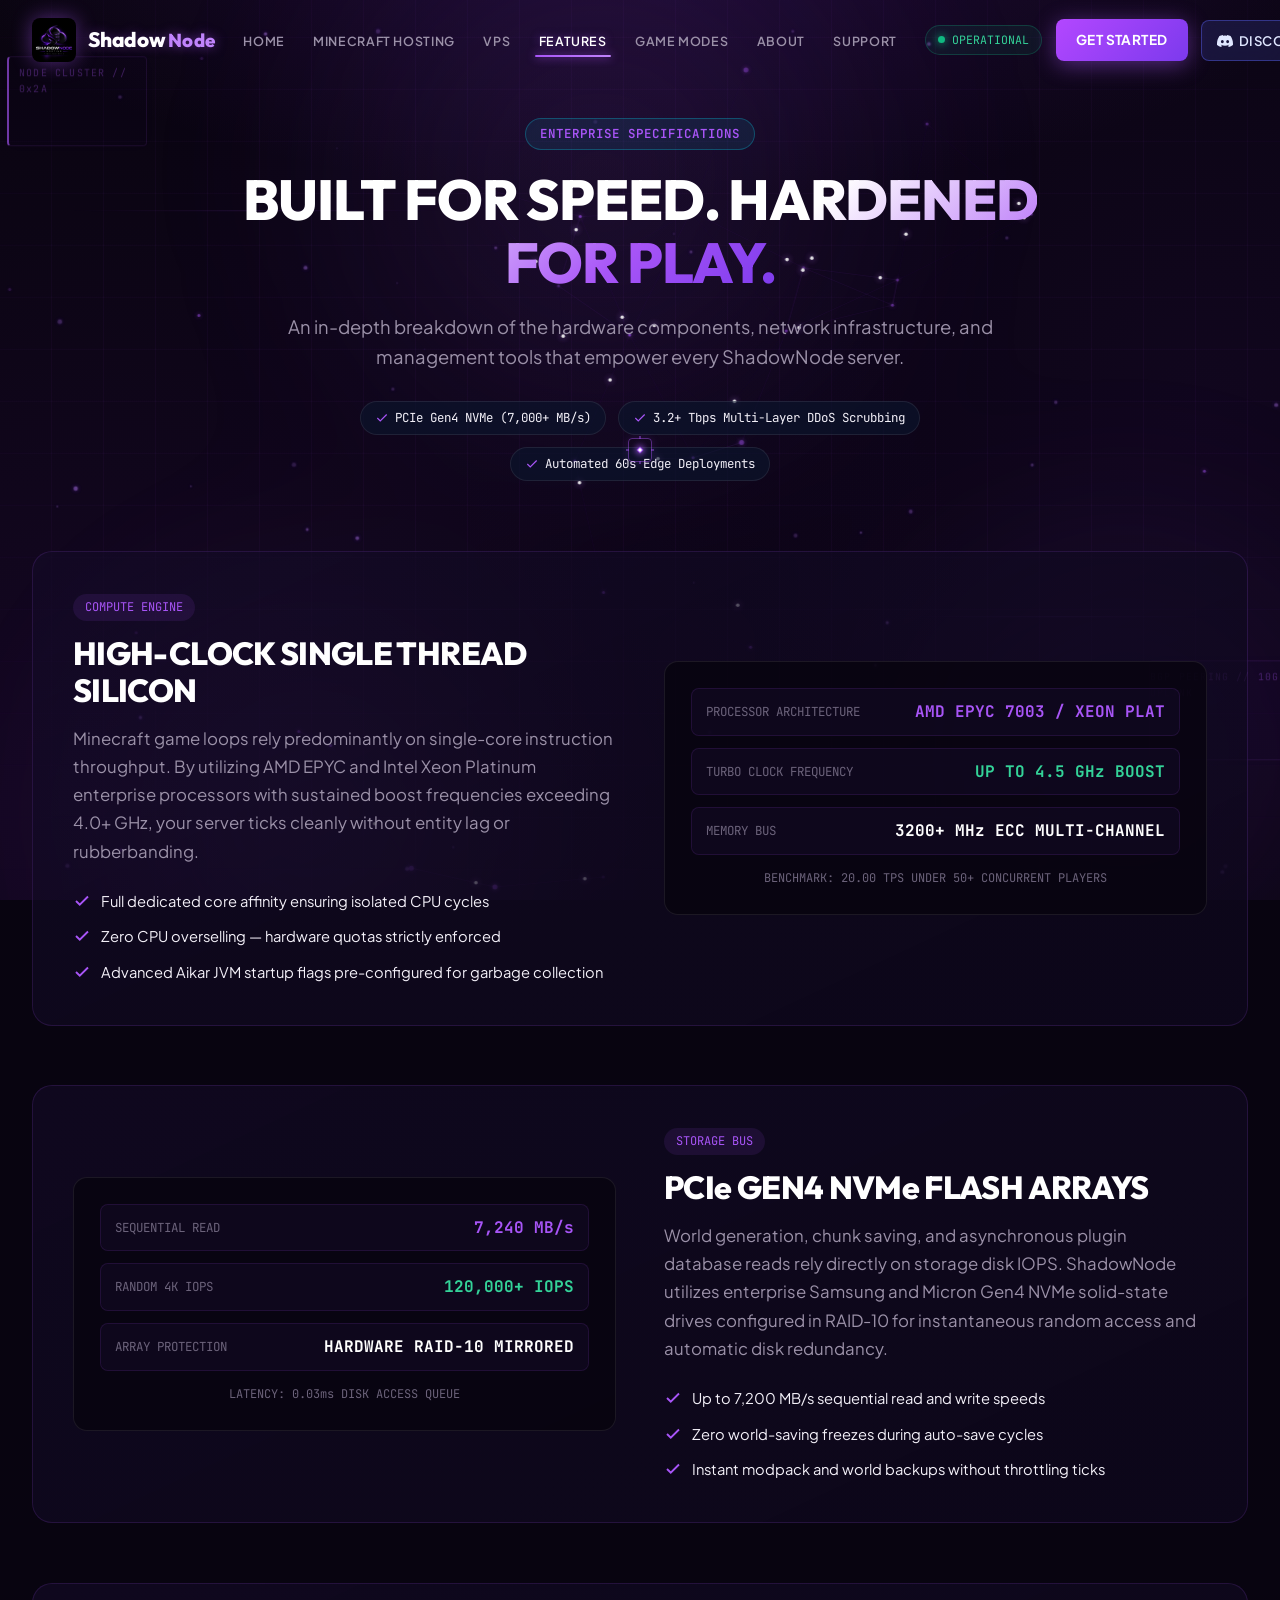
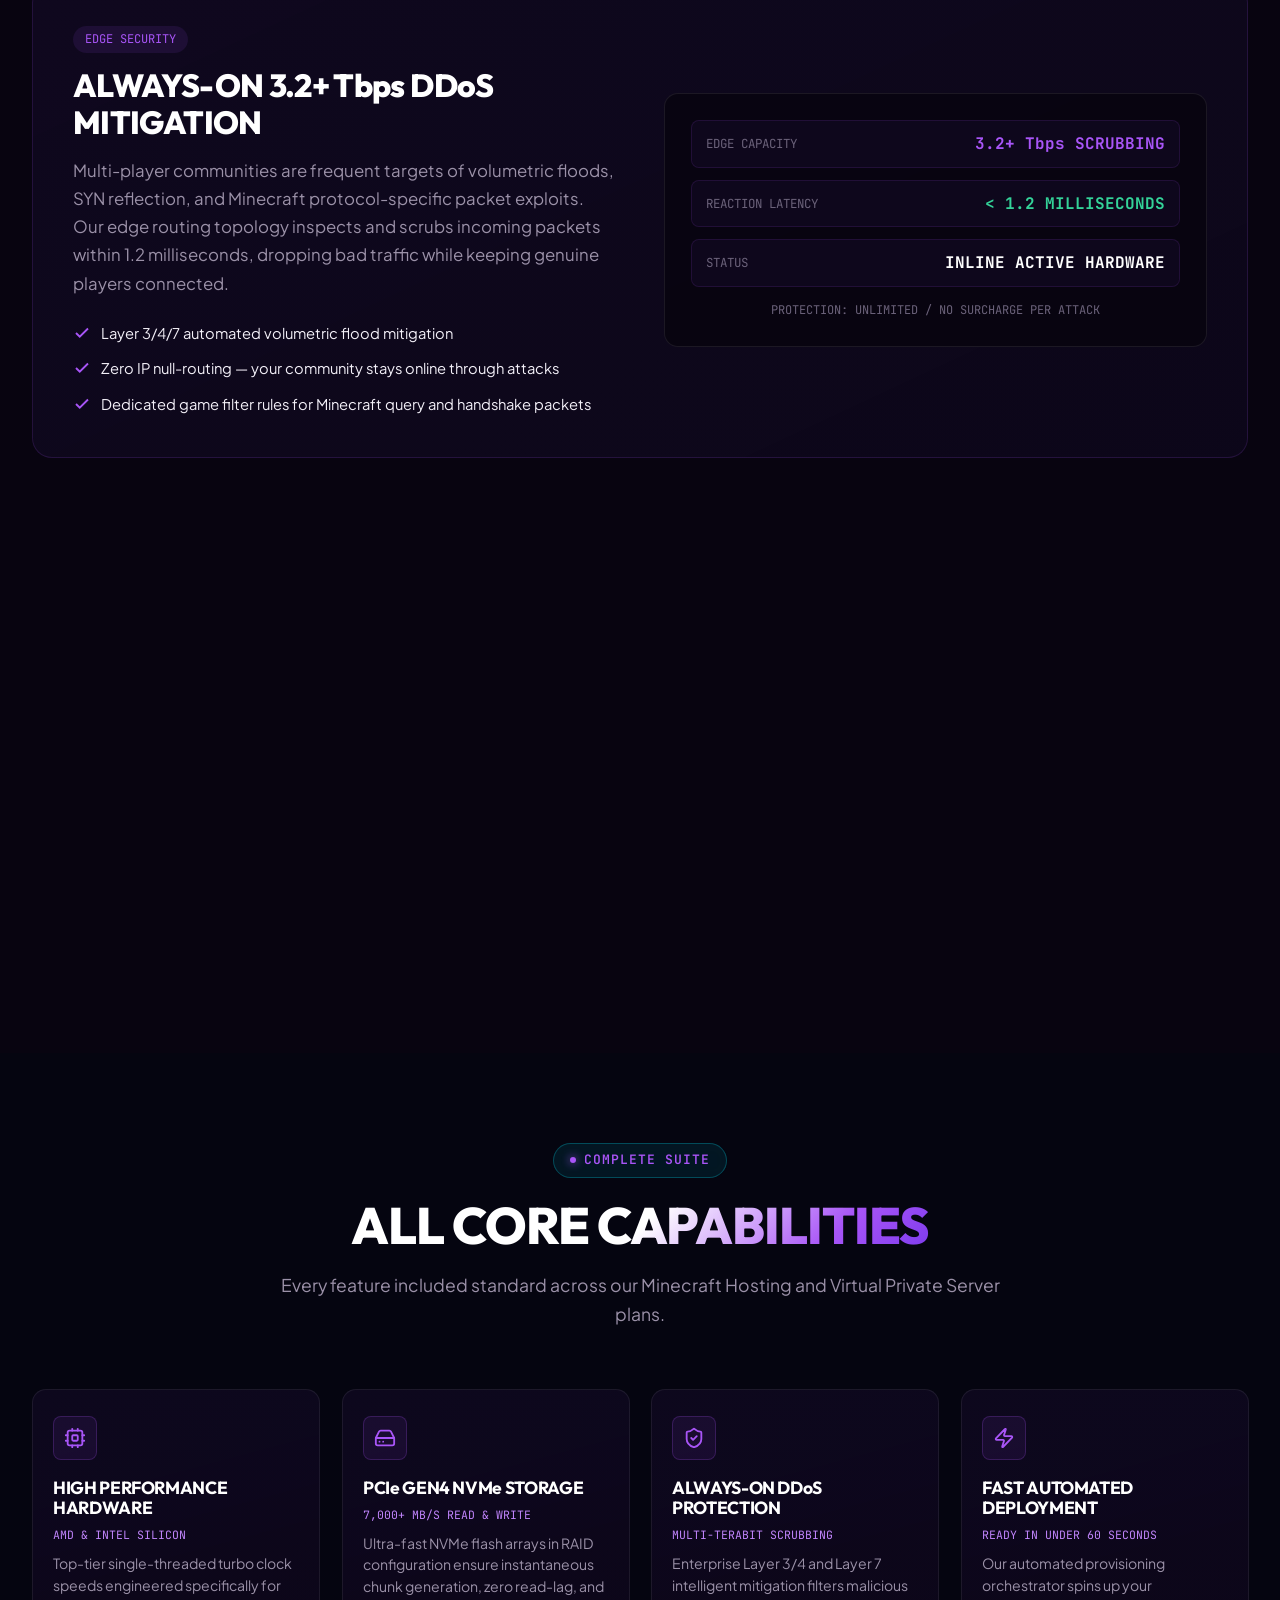
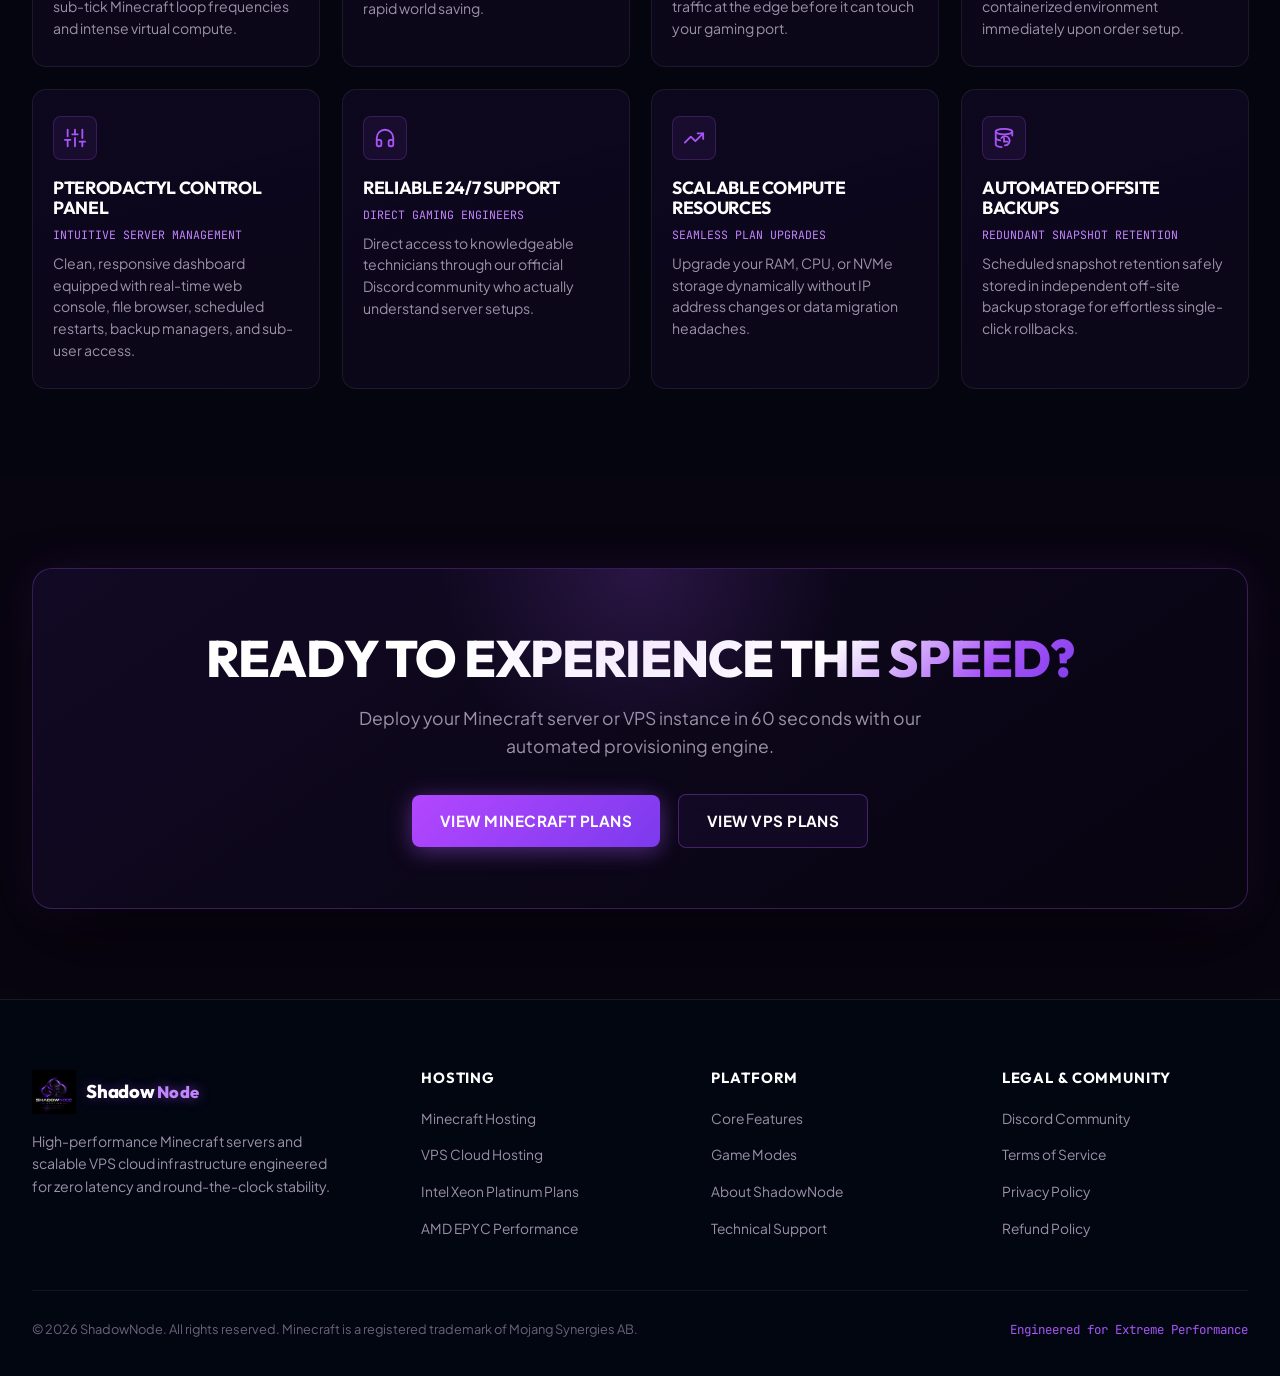
<file: Test/features.html>
<!DOCTYPE html>
<html lang="en">
<head>
  <meta charset="UTF-8">
  <meta name="viewport" content="width=device-width, initial-scale=1.0">
  <title>Features & Architecture | ShadowNode</title>
  <meta name="description" content="Explore the technical architecture behind ShadowNode. High single-core clocks, PCIe Gen4 NVMe, multi-terabit DDoS mitigation, and Pterodactyl management.">
  <link rel="icon" type="image/svg+xml" href="assets/favicon.svg">

  <!-- Open Graph -->
  <meta property="og:type" content="website">
  <meta property="og:title" content="Features & Architecture | ShadowNode">
  <meta property="og:description" content="Discover ShadowNode gaming infrastructure: NVMe Gen4 arrays, 3.2+ Tbps DDoS mitigation, automated 60s provisioning, and Pterodactyl panel.">
  <meta property="og:image" content="assets/logo.png">
  <meta name="theme-color" content="#050B14">

  <!-- Google Fonts -->
  <link rel="preconnect" href="https://fonts.googleapis.com">
  <link rel="preconnect" href="https://fonts.gstatic.com" crossorigin>
  <link href="https://fonts.googleapis.com/css2?family=JetBrains+Mono:wght@400;600;700&family=Outfit:wght@600;700;800&family=Plus+Jakarta+Sans:wght@400;500;600;700;800&display=swap" rel="stylesheet">

  <!-- Stylesheets -->
  <link rel="stylesheet" href="css/variables.css">
  <link rel="stylesheet" href="css/base.css">
  <link rel="stylesheet" href="css/background.css">
  <link rel="stylesheet" href="css/cursor.css">
  <link rel="stylesheet" href="css/navbar.css">
  <link rel="stylesheet" href="css/hero.css">
  <link rel="stylesheet" href="css/pricing.css">
  <link rel="stylesheet" href="css/sections.css">
  <link rel="stylesheet" href="css/modal.css">
</head>
<body>

  <!-- Custom Geometric Reticle Cursor (Desktop Only) -->
  <div class="custom-cursor-core" aria-hidden="true"></div>
  <div class="custom-cursor-ring" aria-hidden="true"></div>

  <!-- Signature Interactive 6-Layer Mouse-Parallax Background -->
  <div class="bg-experience" aria-hidden="true">
    <div class="bg-layer-1-atmosphere"></div>
    <div class="bg-layer-2-lightfield">
      <div class="lightfield-orb orb-primary"></div>
      <div class="lightfield-orb orb-secondary"></div>
      <div class="lightfield-orb orb-tertiary"></div>
    </div>
    <div class="bg-layer-3-grid"></div>
    <div class="bg-layer-4-shapes">
      <div class="tech-schematic schematic-box-1"></div>
      <div class="tech-schematic schematic-box-2"></div>
      <div class="schematic-busline busline-1"></div>
      <div class="schematic-busline busline-2"></div>
    </div>
    <canvas id="bgNetworkCanvas" class="bg-layer-5-network"></canvas>
    <canvas id="bgParticlesCanvas" class="bg-layer-6-particles"></canvas>
  </div>

  <!-- Global Sticky Navbar -->
  <header class="navbar" id="mainNavbar">
    <div class="nav-container">
      <a href="index.html" class="brand-link" aria-label="ShadowNode Home">
        <img src="assets/logo.png" alt="ShadowNode Logo" class="brand-logo-img">
        <span class="brand-text"><span class="brand-name">Shadow</span><span class="brand-sub">Node</span></span>
      </a>

      <nav>
        <ul class="nav-menu" id="navMenu">
          <li class="nav-item"><a href="index.html" class="nav-link">Home</a></li>
          <li class="nav-item"><a href="minecraft.html" class="nav-link">Minecraft Hosting</a></li>
          <li class="nav-item"><a href="vps.html" class="nav-link">VPS</a></li>
          <li class="nav-item"><a href="features.html" class="nav-link active">Features</a></li>
          <li class="nav-item"><a href="game-modes.html" class="nav-link">Game Modes</a></li>
          <li class="nav-item"><a href="about.html" class="nav-link">About</a></li>
          <li class="nav-item"><a href="support.html" class="nav-link">Support</a></li>
        </ul>
      </nav>

      <div class="nav-actions">
        <div class="nav-status-pill" title="Network health status">
          <span class="status-dot"></span>
          <span>OPERATIONAL</span>
        </div>
        <a href="minecraft.html" class="btn btn-primary btn-sm btn-glow">Get Started</a>
        <a href="https://discord.gg/qsGp3FyNAK" target="_blank" rel="noopener noreferrer" class="btn btn-secondary btn-sm nav-btn-discord">
          <svg xmlns="http://www.w3.org/2000/svg" viewBox="0 0 24 24"><path d="M20.317 4.37a19.791 19.791 0 0 0-4.885-1.515.074.074 0 0 0-.079.037c-.21.375-.444.864-.608 1.25a18.27 18.27 0 0 0-5.487 0 12.64 12.64 0 0 0-.617-1.25.077.077 0 0 0-.079-.037A19.736 19.736 0 0 0 3.677 4.37a.07.07 0 0 0-.032.027C.533 9.046-.32 13.58.099 18.057a.082.082 0 0 0 .031.057 19.9 19.9 0 0 0 5.993 3.03.078.078 0 0 0 .084-.028c.462-.63.874-1.295 1.226-1.994.021-.041.001-.09-.041-.106a13.107 13.107 0 0 1-1.872-.892.077.077 0 0 1-.008-.128 10.2 10.2 0 0 0 .372-.292.074.074 0 0 1 .077-.01c3.929 1.793 8.18 1.793 12.061 0a.074.074 0 0 1 .078.01c.12.098.246.198.373.292a.077.077 0 0 1-.006.127 12.299 12.299 0 0 1-1.873.894.077.077 0 0 0-.041.107c.36.698.772 1.362 1.225 1.993a.076.076 0 0 0 .084.028 19.839 19.839 0 0 0 6.002-3.03.077.077 0 0 0 .032-.054c.5-5.177-.838-9.674-3.549-13.66a.061.061 0 0 0-.031-.028zM8.02 15.33c-1.183 0-2.157-1.085-2.157-2.419 0-1.333.956-2.419 2.157-2.419 1.21 0 2.176 1.096 2.157 2.42 0 1.333-.956 2.418-2.157 2.418zm7.975 0c-1.183 0-2.157-1.085-2.157-2.419 0-1.333.955-2.419 2.157-2.419 1.21 0 2.176 1.096 2.157 2.42 0 1.333-.946 2.418-2.157 2.418z"/></svg>
          <span>Discord</span>
        </a>
        <button class="nav-toggle" id="navToggle" aria-label="Toggle navigation menu" aria-expanded="false">
          <span></span>
          <span></span>
          <span></span>
        </button>
      </div>
    </div>
  </header>

  <main>
    <!-- Dedicated Features Page Hero -->
    <section class="page-hero">
      <div class="container page-hero-container">
        <div class="page-hero-badge">
          <span>ENTERPRISE SPECIFICATIONS</span>
        </div>
        <h1 class="page-hero-title">
          BUILT FOR SPEED. <span class="text-gradient">HARDENED FOR PLAY.</span>
        </h1>
        <p class="page-hero-desc">
          An in-depth breakdown of the hardware components, network infrastructure, and management tools that empower every ShadowNode server.
        </p>

        <div class="page-hero-chips">
          <div class="page-chip">
            <svg xmlns="http://www.w3.org/2000/svg" viewBox="0 0 24 24" fill="none" stroke="currentColor" stroke-width="2"><polyline points="20 6 9 17 4 12"/></svg>
            <span>PCIe Gen4 NVMe (7,000+ MB/s)</span>
          </div>
          <div class="page-chip">
            <svg xmlns="http://www.w3.org/2000/svg" viewBox="0 0 24 24" fill="none" stroke="currentColor" stroke-width="2"><polyline points="20 6 9 17 4 12"/></svg>
            <span>3.2+ Tbps Multi-Layer DDoS Scrubbing</span>
          </div>
          <div class="page-chip">
            <svg xmlns="http://www.w3.org/2000/svg" viewBox="0 0 24 24" fill="none" stroke="currentColor" stroke-width="2"><polyline points="20 6 9 17 4 12"/></svg>
            <span>Automated 60s Edge Deployments</span>
          </div>
        </div>
      </div>
    </section>

    <!-- Editorial Feature Deep Dives (Varied layouts) -->
    <section class="section" style="padding-top: 10px;">
      <div class="container editorial-feature-section">
        
        <!-- Row 1: High Performance Hardware -->
        <div class="editorial-row reveal-on-scroll">
          <div>
            <div class="editorial-badge">COMPUTE ENGINE</div>
            <h2 class="editorial-title">HIGH-CLOCK SINGLE THREAD SILICON</h2>
            <p class="editorial-desc">
              Minecraft game loops rely predominantly on single-core instruction throughput. By utilizing AMD EPYC and Intel Xeon Platinum enterprise processors with sustained boost frequencies exceeding 4.0+ GHz, your server ticks cleanly without entity lag or rubberbanding.
            </p>
            <div class="editorial-bullets">
              <div class="editorial-bullet-item">
                <svg xmlns="http://www.w3.org/2000/svg" viewBox="0 0 24 24" fill="none" stroke="currentColor" stroke-width="2.5"><polyline points="20 6 9 17 4 12"/></svg>
                <span>Full dedicated core affinity ensuring isolated CPU cycles</span>
              </div>
              <div class="editorial-bullet-item">
                <svg xmlns="http://www.w3.org/2000/svg" viewBox="0 0 24 24" fill="none" stroke="currentColor" stroke-width="2.5"><polyline points="20 6 9 17 4 12"/></svg>
                <span>Zero CPU overselling — hardware quotas strictly enforced</span>
              </div>
              <div class="editorial-bullet-item">
                <svg xmlns="http://www.w3.org/2000/svg" viewBox="0 0 24 24" fill="none" stroke="currentColor" stroke-width="2.5"><polyline points="20 6 9 17 4 12"/></svg>
                <span>Advanced Aikar JVM startup flags pre-configured for garbage collection</span>
              </div>
            </div>
          </div>
          <div class="editorial-visual-panel">
            <div class="editorial-stat-chip">
              <span style="color: var(--text-muted); font-size: 0.78rem;">PROCESSOR ARCHITECTURE</span>
              <span style="color: var(--cyan-primary); font-weight: 700;">AMD EPYC 7003 / XEON PLAT</span>
            </div>
            <div class="editorial-stat-chip">
              <span style="color: var(--text-muted); font-size: 0.78rem;">TURBO CLOCK FREQUENCY</span>
              <span style="color: #34D399; font-weight: 700;">UP TO 4.5 GHz BOOST</span>
            </div>
            <div class="editorial-stat-chip">
              <span style="color: var(--text-muted); font-size: 0.78rem;">MEMORY BUS</span>
              <span style="color: #FFFFFF; font-weight: 700;">3200+ MHz ECC MULTI-CHANNEL</span>
            </div>
            <div style="font-family: var(--font-mono); font-size: 0.75rem; color: var(--text-muted); text-align: center; margin-top: 14px;">
              BENCHMARK: 20.00 TPS UNDER 50+ CONCURRENT PLAYERS
            </div>
          </div>
        </div>

        <!-- Row 2: NVMe Storage (Reversed) -->
        <div class="editorial-row reverse reveal-on-scroll">
          <div>
            <div class="editorial-badge">STORAGE BUS</div>
            <h2 class="editorial-title">PCIe GEN4 NVMe FLASH ARRAYS</h2>
            <p class="editorial-desc">
              World generation, chunk saving, and asynchronous plugin database reads rely directly on storage disk IOPS. ShadowNode utilizes enterprise Samsung and Micron Gen4 NVMe solid-state drives configured in RAID-10 for instantaneous random access and automatic disk redundancy.
            </p>
            <div class="editorial-bullets">
              <div class="editorial-bullet-item">
                <svg xmlns="http://www.w3.org/2000/svg" viewBox="0 0 24 24" fill="none" stroke="currentColor" stroke-width="2.5"><polyline points="20 6 9 17 4 12"/></svg>
                <span>Up to 7,200 MB/s sequential read and write speeds</span>
              </div>
              <div class="editorial-bullet-item">
                <svg xmlns="http://www.w3.org/2000/svg" viewBox="0 0 24 24" fill="none" stroke="currentColor" stroke-width="2.5"><polyline points="20 6 9 17 4 12"/></svg>
                <span>Zero world-saving freezes during auto-save cycles</span>
              </div>
              <div class="editorial-bullet-item">
                <svg xmlns="http://www.w3.org/2000/svg" viewBox="0 0 24 24" fill="none" stroke="currentColor" stroke-width="2.5"><polyline points="20 6 9 17 4 12"/></svg>
                <span>Instant modpack and world backups without throttling ticks</span>
              </div>
            </div>
          </div>
          <div class="editorial-visual-panel">
            <div class="editorial-stat-chip">
              <span style="color: var(--text-muted); font-size: 0.78rem;">SEQUENTIAL READ</span>
              <span style="color: var(--cyan-primary); font-weight: 700;">7,240 MB/s</span>
            </div>
            <div class="editorial-stat-chip">
              <span style="color: var(--text-muted); font-size: 0.78rem;">RANDOM 4K IOPS</span>
              <span style="color: #34D399; font-weight: 700;">120,000+ IOPS</span>
            </div>
            <div class="editorial-stat-chip">
              <span style="color: var(--text-muted); font-size: 0.78rem;">ARRAY PROTECTION</span>
              <span style="color: #FFFFFF; font-weight: 700;">HARDWARE RAID-10 MIRRORED</span>
            </div>
            <div style="font-family: var(--font-mono); font-size: 0.75rem; color: var(--text-muted); text-align: center; margin-top: 14px;">
              LATENCY: 0.03ms DISK ACCESS QUEUE
            </div>
          </div>
        </div>

        <!-- Row 3: DDoS Protection -->
        <div class="editorial-row reveal-on-scroll">
          <div>
            <div class="editorial-badge">EDGE SECURITY</div>
            <h2 class="editorial-title">ALWAYS-ON 3.2+ Tbps DDoS MITIGATION</h2>
            <p class="editorial-desc">
              Multi-player communities are frequent targets of volumetric floods, SYN reflection, and Minecraft protocol-specific packet exploits. Our edge routing topology inspects and scrubs incoming packets within 1.2 milliseconds, dropping bad traffic while keeping genuine players connected.
            </p>
            <div class="editorial-bullets">
              <div class="editorial-bullet-item">
                <svg xmlns="http://www.w3.org/2000/svg" viewBox="0 0 24 24" fill="none" stroke="currentColor" stroke-width="2.5"><polyline points="20 6 9 17 4 12"/></svg>
                <span>Layer 3/4/7 automated volumetric flood mitigation</span>
              </div>
              <div class="editorial-bullet-item">
                <svg xmlns="http://www.w3.org/2000/svg" viewBox="0 0 24 24" fill="none" stroke="currentColor" stroke-width="2.5"><polyline points="20 6 9 17 4 12"/></svg>
                <span>Zero IP null-routing — your community stays online through attacks</span>
              </div>
              <div class="editorial-bullet-item">
                <svg xmlns="http://www.w3.org/2000/svg" viewBox="0 0 24 24" fill="none" stroke="currentColor" stroke-width="2.5"><polyline points="20 6 9 17 4 12"/></svg>
                <span>Dedicated game filter rules for Minecraft query and handshake packets</span>
              </div>
            </div>
          </div>
          <div class="editorial-visual-panel">
            <div class="editorial-stat-chip">
              <span style="color: var(--text-muted); font-size: 0.78rem;">EDGE CAPACITY</span>
              <span style="color: var(--cyan-primary); font-weight: 700;">3.2+ Tbps SCRUBBING</span>
            </div>
            <div class="editorial-stat-chip">
              <span style="color: var(--text-muted); font-size: 0.78rem;">REACTION LATENCY</span>
              <span style="color: #34D399; font-weight: 700;">&lt; 1.2 MILLISECONDS</span>
            </div>
            <div class="editorial-stat-chip">
              <span style="color: var(--text-muted); font-size: 0.78rem;">STATUS</span>
              <span style="color: #FFFFFF; font-weight: 700;">INLINE ACTIVE HARDWARE</span>
            </div>
            <div style="font-family: var(--font-mono); font-size: 0.75rem; color: var(--text-muted); text-align: center; margin-top: 14px;">
              PROTECTION: UNLIMITED / NO SURCHARGE PER ATTACK
            </div>
          </div>
        </div>

        <!-- Row 4: Pterodactyl Panel (Reversed) -->
        <div class="editorial-row reverse reveal-on-scroll">
          <div>
            <div class="editorial-badge">MANAGEMENT PANEL</div>
            <h2 class="editorial-title">PTERODACTYL-POWERED CONTROL</h2>
            <p class="editorial-desc">
              Experience the gold standard in gaming control panels. Manage file trees directly from your browser, edit configs with live syntax highlighting, schedule automated backups, and grant fine-grained permissions to your co-owners and moderators.
            </p>
            <div class="editorial-bullets">
              <div class="editorial-bullet-item">
                <svg xmlns="http://www.w3.org/2000/svg" viewBox="0 0 24 24" fill="none" stroke="currentColor" stroke-width="2.5"><polyline points="20 6 9 17 4 12"/></svg>
                <span>Web-socket live terminal console with instant command input</span>
              </div>
              <div class="editorial-bullet-item">
                <svg xmlns="http://www.w3.org/2000/svg" viewBox="0 0 24 24" fill="none" stroke="currentColor" stroke-width="2.5"><polyline points="20 6 9 17 4 12"/></svg>
                <span>Automated cron task scheduler for timed restarts and broadcasts</span>
              </div>
              <div class="editorial-bullet-item">
                <svg xmlns="http://www.w3.org/2000/svg" viewBox="0 0 24 24" fill="none" stroke="currentColor" stroke-width="2.5"><polyline points="20 6 9 17 4 12"/></svg>
                <span>SFTP connection support for FileZilla, Cyberduck, and WinSCP</span>
              </div>
            </div>
          </div>
          <div class="editorial-visual-panel">
            <div class="editorial-stat-chip">
              <span style="color: var(--text-muted); font-size: 0.78rem;">PANEL ENGINE</span>
              <span style="color: var(--cyan-primary); font-weight: 700;">PTERODACTYL v1.x</span>
            </div>
            <div class="editorial-stat-chip">
              <span style="color: var(--text-muted); font-size: 0.78rem;">SUB-USER ACCESS</span>
              <span style="color: #34D399; font-weight: 700;">GRANULAR ROLE PERMISSIONS</span>
            </div>
            <div class="editorial-stat-chip">
              <span style="color: var(--text-muted); font-size: 0.78rem;">FILE ACCESS</span>
              <span style="color: #FFFFFF; font-weight: 700;">WEB FILE MANAGER + SFTP</span>
            </div>
            <div style="font-family: var(--font-mono); font-size: 0.75rem; color: var(--text-muted); text-align: center; margin-top: 14px;">
              MOBILE OPTIMIZED WEB DASHBOARD
            </div>
          </div>
        </div>

      </div>
    </section>

    <!-- Complete 8-Feature Interactive Grid -->
    <section class="section" style="background: rgba(4, 9, 18, 0.4);">
      <div class="container">
        <div class="section-header">
          <div class="section-tag">Complete Suite</div>
          <h2 class="section-title">ALL CORE <span class="text-gradient">CAPABILITIES</span></h2>
          <p class="section-subtitle">
            Every feature included standard across our Minecraft Hosting and Virtual Private Server plans.
          </p>
        </div>

        <div class="features-grid" id="featuresGrid">
          <!-- Injected dynamically by js/main.js -->
        </div>
      </div>
    </section>

    <!-- Final CTA Section -->
    <section class="section" id="cta">
      <div class="container">
        <div class="cta-box">
          <h2 class="cta-title">READY TO EXPERIENCE <span class="text-gradient">THE SPEED?</span></h2>
          <p class="cta-subtitle">
            Deploy your Minecraft server or VPS instance in 60 seconds with our automated provisioning engine.
          </p>
          <div class="cta-buttons">
            <a href="minecraft.html" class="btn btn-primary btn-glow">View Minecraft Plans</a>
            <a href="vps.html" class="btn btn-secondary">View VPS Plans</a>
          </div>
        </div>
      </div>
    </section>
  </main>

  <!-- Clean Global Footer -->
  <footer class="footer">
    <div class="container">
      <div class="footer-grid">
        <div class="footer-brand">
          <div style="display: flex; align-items: center; gap: 10px; margin-bottom: 14px;">
            <img src="assets/logo.png" alt="ShadowNode Logo" style="height: 44px; width: auto;">
            <span class="brand-text" style="font-size: 1.15rem;"><span class="brand-name">Shadow</span><span class="brand-sub">Node</span></span>
          </div>
          <p>
            High-performance Minecraft servers and scalable VPS cloud infrastructure engineered for zero latency and round-the-clock stability.
          </p>
        </div>

        <div>
          <h4 class="footer-col-title">Hosting</h4>
          <ul class="footer-links">
            <li><a href="minecraft.html">Minecraft Hosting</a></li>
            <li><a href="vps.html">VPS Cloud Hosting</a></li>
            <li><a href="minecraft.html">Intel Xeon Platinum Plans</a></li>
            <li><a href="minecraft.html">AMD EPYC Performance</a></li>
          </ul>
        </div>

        <div>
          <h4 class="footer-col-title">Platform</h4>
          <ul class="footer-links">
            <li><a href="features.html">Core Features</a></li>
            <li><a href="game-modes.html">Game Modes</a></li>
            <li><a href="about.html">About ShadowNode</a></li>
            <li><a href="support.html">Technical Support</a></li>
          </ul>
        </div>

        <div>
          <h4 class="footer-col-title">Legal & Community</h4>
          <ul class="footer-links">
            <li><a href="https://discord.gg/qsGp3FyNAK" target="_blank" rel="noopener noreferrer">Discord Community</a></li>
            <li><a href="terms.html">Terms of Service</a></li>
            <li><a href="privacy.html">Privacy Policy</a></li>
            <li><a href="refund.html">Refund Policy</a></li>
          </ul>
        </div>
      </div>

      <div class="footer-bottom">
        <div>&copy; 2026 ShadowNode. All rights reserved. Minecraft is a registered trademark of Mojang Synergies AB.</div>
        <div style="font-family: var(--font-mono); font-size: 0.78rem; color: var(--cyan-primary);">Engineered for Extreme Performance</div>
      </div>
    </div>
  </footer>

  <!-- Core Scripts -->
  <script src="js/data.js"></script>
  <script src="js/background.js"></script>
  <script src="js/cursor.js"></script>
  <script src="js/main.js"></script>

</body>
</html>
</file>
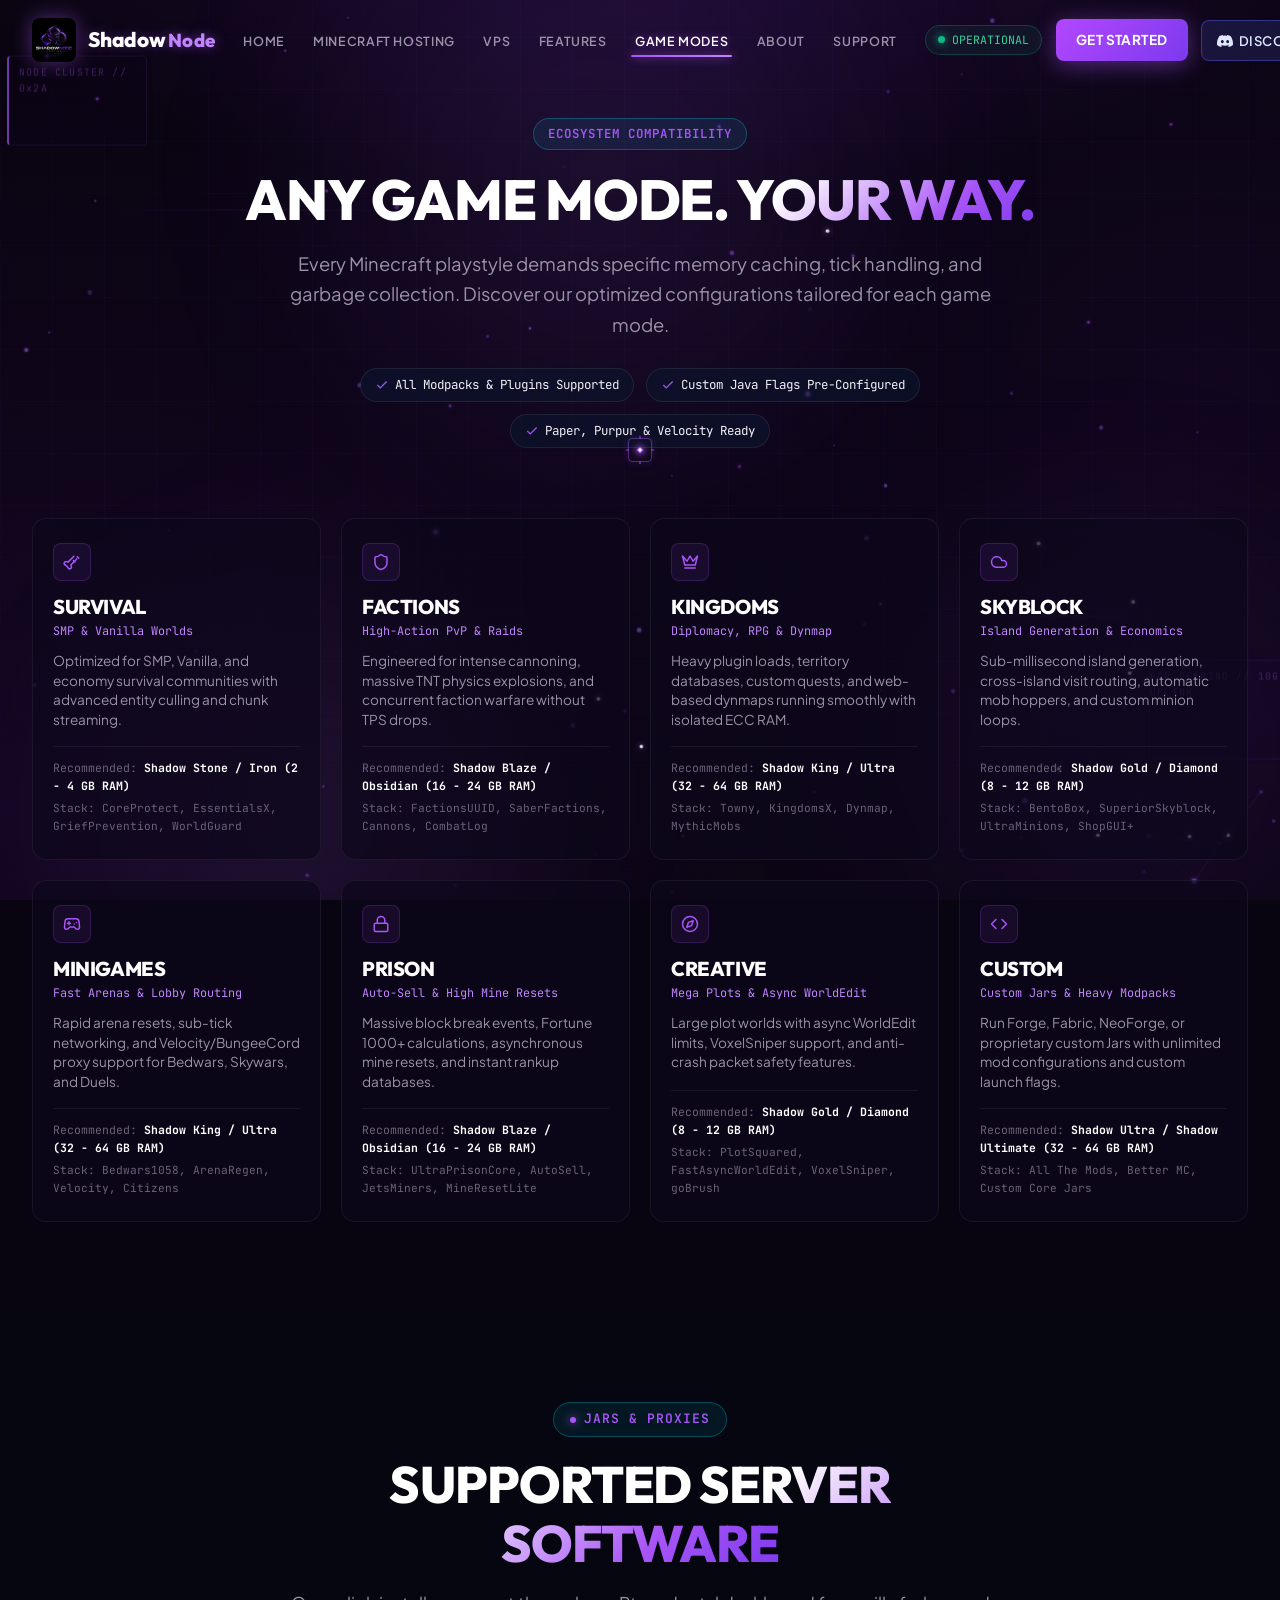
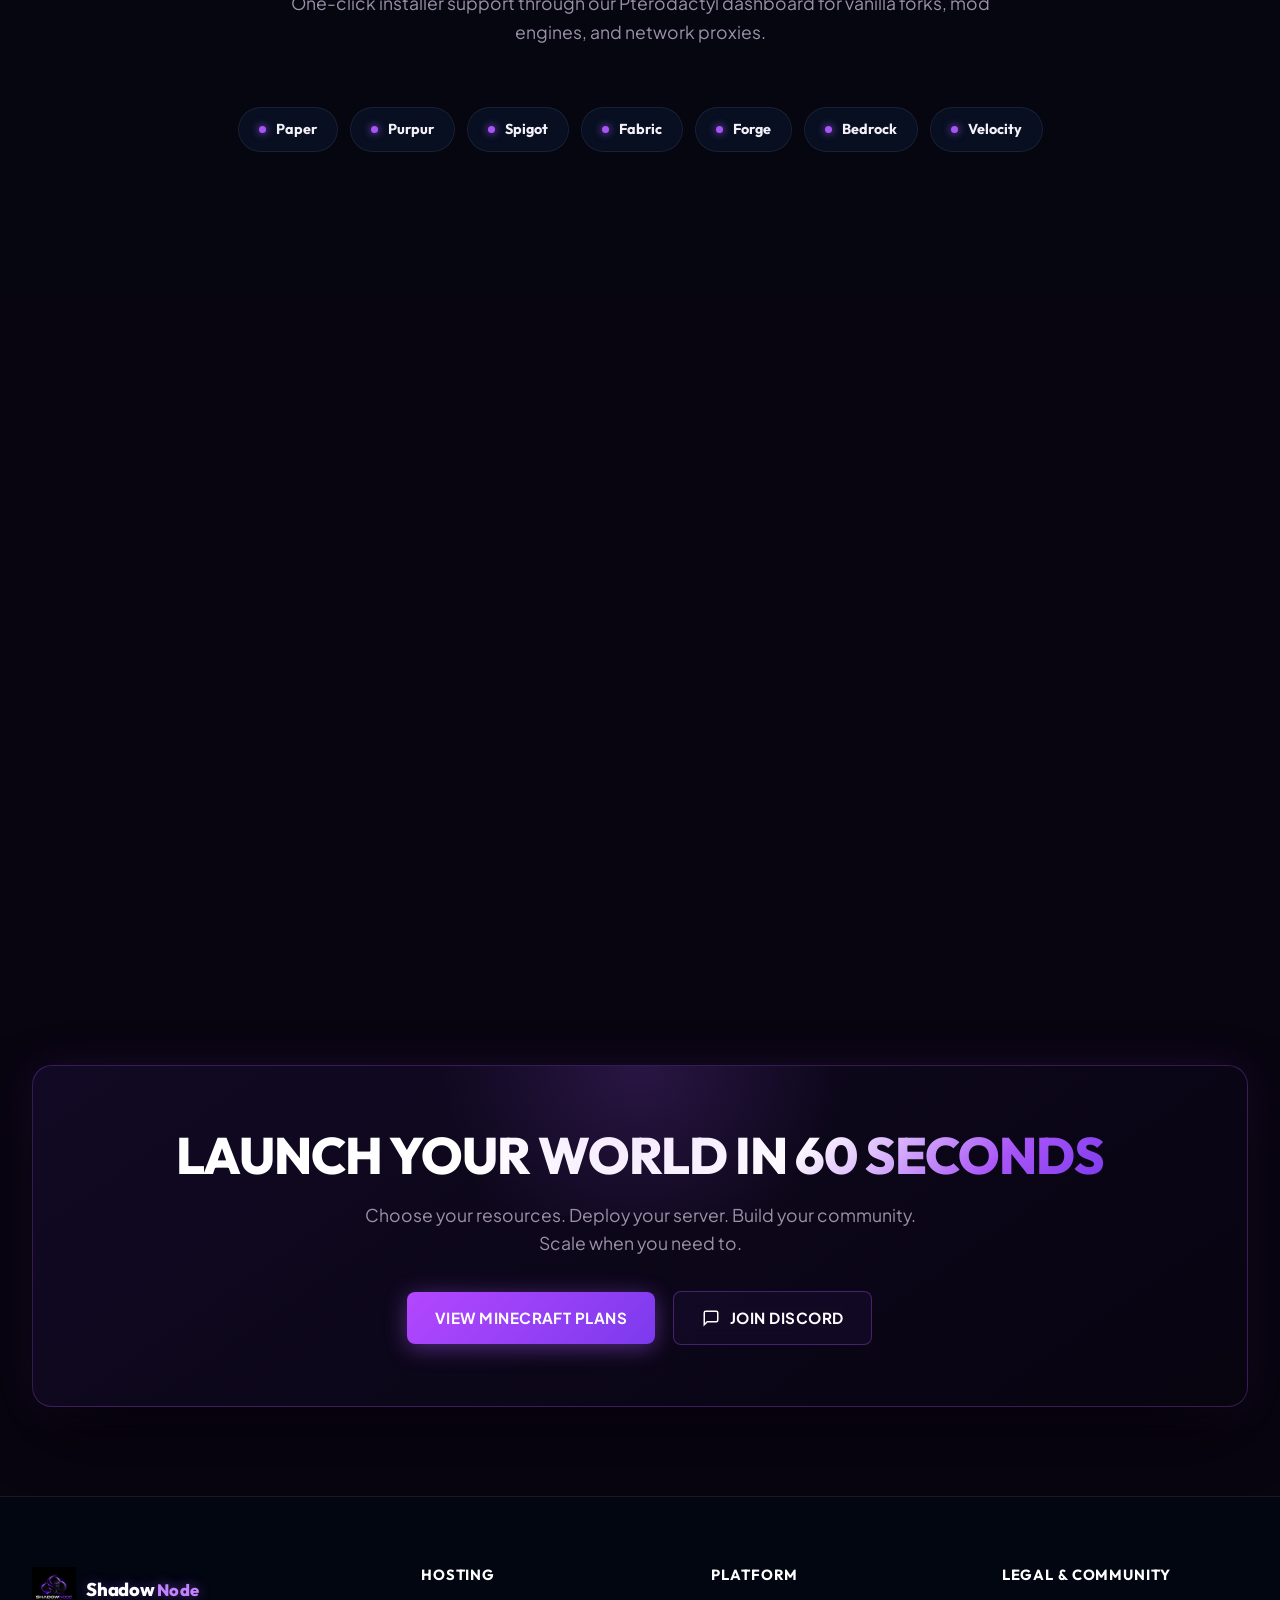
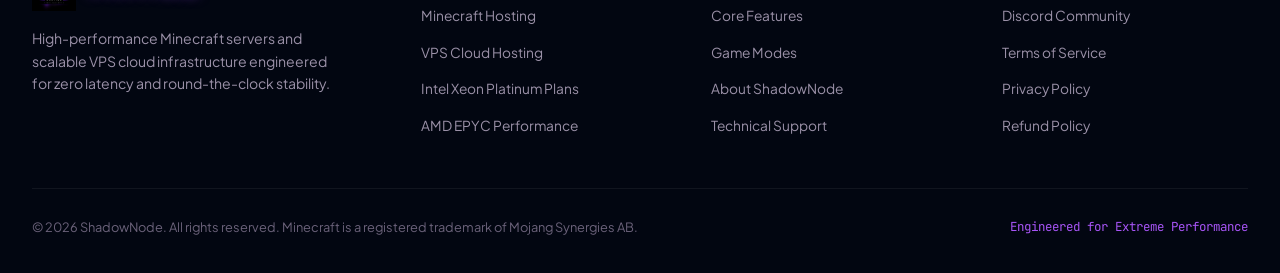
<file: Test/game-modes.html>
<!DOCTYPE html>
<html lang="en">
<head>
  <meta charset="UTF-8">
  <meta name="viewport" content="width=device-width, initial-scale=1.0">
  <title>Minecraft Game Modes | ShadowNode</title>
  <meta name="description" content="Explore optimized hosting presets for all Minecraft game modes: Survival, Factions, Kingdoms, Skyblock, Minigames, Prison, Creative, and Custom modded worlds.">
  <link rel="icon" type="image/svg+xml" href="assets/favicon.svg">

  <!-- Open Graph -->
  <meta property="og:type" content="website">
  <meta property="og:title" content="Minecraft Game Modes | ShadowNode">
  <meta property="og:description" content="Optimized presets, recommended RAM allocations, and plugin stacks for Survival, Factions, Skyblock, Minigames, and Modpacks.">
  <meta property="og:image" content="assets/logo.png">
  <meta name="theme-color" content="#050B14">

  <!-- Google Fonts -->
  <link rel="preconnect" href="https://fonts.googleapis.com">
  <link rel="preconnect" href="https://fonts.gstatic.com" crossorigin>
  <link href="https://fonts.googleapis.com/css2?family=JetBrains+Mono:wght@400;600;700&family=Outfit:wght@600;700;800&family=Plus+Jakarta+Sans:wght@400;500;600;700;800&display=swap" rel="stylesheet">

  <!-- Stylesheets -->
  <link rel="stylesheet" href="css/variables.css">
  <link rel="stylesheet" href="css/base.css">
  <link rel="stylesheet" href="css/background.css">
  <link rel="stylesheet" href="css/cursor.css">
  <link rel="stylesheet" href="css/navbar.css">
  <link rel="stylesheet" href="css/hero.css">
  <link rel="stylesheet" href="css/pricing.css">
  <link rel="stylesheet" href="css/sections.css">
  <link rel="stylesheet" href="css/modal.css">
</head>
<body>

  <!-- Custom Geometric Reticle Cursor (Desktop Only) -->
  <div class="custom-cursor-core" aria-hidden="true"></div>
  <div class="custom-cursor-ring" aria-hidden="true"></div>

  <!-- Signature Interactive 6-Layer Mouse-Parallax Background -->
  <div class="bg-experience" aria-hidden="true">
    <div class="bg-layer-1-atmosphere"></div>
    <div class="bg-layer-2-lightfield">
      <div class="lightfield-orb orb-primary"></div>
      <div class="lightfield-orb orb-secondary"></div>
      <div class="lightfield-orb orb-tertiary"></div>
    </div>
    <div class="bg-layer-3-grid"></div>
    <div class="bg-layer-4-shapes">
      <div class="tech-schematic schematic-box-1"></div>
      <div class="tech-schematic schematic-box-2"></div>
      <div class="schematic-busline busline-1"></div>
      <div class="schematic-busline busline-2"></div>
    </div>
    <canvas id="bgNetworkCanvas" class="bg-layer-5-network"></canvas>
    <canvas id="bgParticlesCanvas" class="bg-layer-6-particles"></canvas>
  </div>

  <!-- Global Sticky Navbar -->
  <header class="navbar" id="mainNavbar">
    <div class="nav-container">
      <a href="index.html" class="brand-link" aria-label="ShadowNode Home">
        <img src="assets/logo.png" alt="ShadowNode Logo" class="brand-logo-img">
        <span class="brand-text"><span class="brand-name">Shadow</span><span class="brand-sub">Node</span></span>
      </a>

      <nav>
        <ul class="nav-menu" id="navMenu">
          <li class="nav-item"><a href="index.html" class="nav-link">Home</a></li>
          <li class="nav-item"><a href="minecraft.html" class="nav-link">Minecraft Hosting</a></li>
          <li class="nav-item"><a href="vps.html" class="nav-link">VPS</a></li>
          <li class="nav-item"><a href="features.html" class="nav-link">Features</a></li>
          <li class="nav-item"><a href="game-modes.html" class="nav-link active">Game Modes</a></li>
          <li class="nav-item"><a href="about.html" class="nav-link">About</a></li>
          <li class="nav-item"><a href="support.html" class="nav-link">Support</a></li>
        </ul>
      </nav>

      <div class="nav-actions">
        <div class="nav-status-pill" title="Network health status">
          <span class="status-dot"></span>
          <span>OPERATIONAL</span>
        </div>
        <a href="minecraft.html" class="btn btn-primary btn-sm btn-glow">Get Started</a>
        <a href="https://discord.gg/qsGp3FyNAK" target="_blank" rel="noopener noreferrer" class="btn btn-secondary btn-sm nav-btn-discord">
          <svg xmlns="http://www.w3.org/2000/svg" viewBox="0 0 24 24"><path d="M20.317 4.37a19.791 19.791 0 0 0-4.885-1.515.074.074 0 0 0-.079.037c-.21.375-.444.864-.608 1.25a18.27 18.27 0 0 0-5.487 0 12.64 12.64 0 0 0-.617-1.25.077.077 0 0 0-.079-.037A19.736 19.736 0 0 0 3.677 4.37a.07.07 0 0 0-.032.027C.533 9.046-.32 13.58.099 18.057a.082.082 0 0 0 .031.057 19.9 19.9 0 0 0 5.993 3.03.078.078 0 0 0 .084-.028c.462-.63.874-1.295 1.226-1.994.021-.041.001-.09-.041-.106a13.107 13.107 0 0 1-1.872-.892.077.077 0 0 1-.008-.128 10.2 10.2 0 0 0 .372-.292.074.074 0 0 1 .077-.01c3.929 1.793 8.18 1.793 12.061 0a.074.074 0 0 1 .078.01c.12.098.246.198.373.292a.077.077 0 0 1-.006.127 12.299 12.299 0 0 1-1.873.894.077.077 0 0 0-.041.107c.36.698.772 1.362 1.225 1.993a.076.076 0 0 0 .084.028 19.839 19.839 0 0 0 6.002-3.03.077.077 0 0 0 .032-.054c.5-5.177-.838-9.674-3.549-13.66a.061.061 0 0 0-.031-.028zM8.02 15.33c-1.183 0-2.157-1.085-2.157-2.419 0-1.333.956-2.419 2.157-2.419 1.21 0 2.176 1.096 2.157 2.42 0 1.333-.956 2.418-2.157 2.418zm7.975 0c-1.183 0-2.157-1.085-2.157-2.419 0-1.333.955-2.419 2.157-2.419 1.21 0 2.176 1.096 2.157 2.42 0 1.333-.946 2.418-2.157 2.418z"/></svg>
          <span>Discord</span>
        </a>
        <button class="nav-toggle" id="navToggle" aria-label="Toggle navigation menu" aria-expanded="false">
          <span></span>
          <span></span>
          <span></span>
        </button>
      </div>
    </div>
  </header>

  <main>
    <!-- Dedicated Game Modes Page Hero -->
    <section class="page-hero">
      <div class="container page-hero-container">
        <div class="page-hero-badge">
          <span>ECOSYSTEM COMPATIBILITY</span>
        </div>
        <h1 class="page-hero-title">
          ANY GAME MODE. <span class="text-gradient">YOUR WAY.</span>
        </h1>
        <p class="page-hero-desc">
          Every Minecraft playstyle demands specific memory caching, tick handling, and garbage collection. Discover our optimized configurations tailored for each game mode.
        </p>

        <div class="page-hero-chips">
          <div class="page-chip">
            <svg xmlns="http://www.w3.org/2000/svg" viewBox="0 0 24 24" fill="none" stroke="currentColor" stroke-width="2"><polyline points="20 6 9 17 4 12"/></svg>
            <span>All Modpacks & Plugins Supported</span>
          </div>
          <div class="page-chip">
            <svg xmlns="http://www.w3.org/2000/svg" viewBox="0 0 24 24" fill="none" stroke="currentColor" stroke-width="2"><polyline points="20 6 9 17 4 12"/></svg>
            <span>Custom Java Flags Pre-Configured</span>
          </div>
          <div class="page-chip">
            <svg xmlns="http://www.w3.org/2000/svg" viewBox="0 0 24 24" fill="none" stroke="currentColor" stroke-width="2"><polyline points="20 6 9 17 4 12"/></svg>
            <span>Paper, Purpur & Velocity Ready</span>
          </div>
        </div>
      </div>
    </section>

    <!-- Game Modes Grid Section -->
    <section class="section" style="padding-top: 10px;">
      <div class="container">
        <div class="game-modes-grid" id="gameModesGrid">
          <!-- Dynamically populated by js/main.js with recommended specs and stacks -->
        </div>
      </div>
    </section>

    <!-- Server Software Badges Section -->
    <section class="section" style="background: rgba(4, 9, 18, 0.5);">
      <div class="container">
        <div class="section-header">
          <div class="section-tag">Jars & Proxies</div>
          <h2 class="section-title">SUPPORTED <span class="text-gradient">SERVER SOFTWARE</span></h2>
          <p class="section-subtitle">
            One-click installer support through our Pterodactyl dashboard for vanilla forks, mod engines, and network proxies.
          </p>
        </div>

        <div class="software-badges-container" id="softwareBadges">
          <!-- Populated by js/main.js -->
        </div>
      </div>
    </section>

    <!-- Server Optimization Guide Callout -->
    <section class="section">
      <div class="container">
        <div class="editorial-row reveal-on-scroll">
          <div>
            <div class="editorial-badge">ENGINEERING INSIGHT</div>
            <h2 class="editorial-title">SUB-TICK TIMINGS & ENTITY TUNING</h2>
            <p class="editorial-desc">
              Maintaining steady 20.00 TPS on heavily populated Minecraft servers requires intelligent view distance scaling and entity tracking limits. ShadowNode provides pre-optimized `purpur.yml` and `paper-world-defaults.yml` configurations with every deployment to eliminate tick overhead.
            </p>
            <div class="editorial-bullets">
              <div class="editorial-bullet-item">
                <svg xmlns="http://www.w3.org/2000/svg" viewBox="0 0 24 24" fill="none" stroke="currentColor" stroke-width="2.5"><polyline points="20 6 9 17 4 12"/></svg>
                <span>Asynchronous chunk loading and async pathfinding enabled by default</span>
              </div>
              <div class="editorial-bullet-item">
                <svg xmlns="http://www.w3.org/2000/svg" viewBox="0 0 24 24" fill="none" stroke="currentColor" stroke-width="2.5"><polyline points="20 6 9 17 4 12"/></svg>
                <span>Aikar's modern G1GC garbage collection flags tuned for high memory pools</span>
              </div>
              <div class="editorial-bullet-item">
                <svg xmlns="http://www.w3.org/2000/svg" viewBox="0 0 24 24" fill="none" stroke="currentColor" stroke-width="2.5"><polyline points="20 6 9 17 4 12"/></svg>
                <span>Direct Spark profiler integration for live bottleneck diagnostics</span>
              </div>
            </div>
          </div>
          <div class="editorial-visual-panel">
            <div class="editorial-stat-chip">
              <span style="color: var(--text-muted); font-size: 0.78rem;">OPTIMIZATION PROFILE</span>
              <span style="color: var(--cyan-primary); font-weight: 700;">PURPUR / PAPER ULTRA-HIGH TPS</span>
            </div>
            <div class="editorial-stat-chip">
              <span style="color: var(--text-muted); font-size: 0.78rem;">GARBAGE COLLECTOR</span>
              <span style="color: #34D399; font-weight: 700;">LOW-PAUSE G1GC JRE 21</span>
            </div>
            <div class="editorial-stat-chip">
              <span style="color: var(--text-muted); font-size: 0.78rem;">CROSS-PLAY ENGINE</span>
              <span style="color: #FFFFFF; font-weight: 700;">GEYSERMC + FLOODGATE</span>
            </div>
            <div style="font-family: var(--font-mono); font-size: 0.75rem; color: var(--text-muted); text-align: center; margin-top: 14px;">
              ONE-CLICK APPLIED FROM ShadowNode CONTROL PANEL
            </div>
          </div>
        </div>
      </div>
    </section>

    <!-- Final CTA Section -->
    <section class="section" id="cta">
      <div class="container">
        <div class="cta-box">
          <h2 class="cta-title">LAUNCH YOUR WORLD <span class="text-gradient">IN 60 SECONDS</span></h2>
          <p class="cta-subtitle">
            Choose your resources. Deploy your server. Build your community. Scale when you need to.
          </p>
          <div class="cta-buttons">
            <a href="minecraft.html" class="btn btn-primary btn-glow">View Minecraft Plans</a>
            <a href="https://discord.gg/qsGp3FyNAK" target="_blank" rel="noopener noreferrer" class="btn btn-secondary">
              <svg xmlns="http://www.w3.org/2000/svg" width="18" height="18" viewBox="0 0 24 24" fill="none" stroke="currentColor" stroke-width="2"><path d="M21 15a2 2 0 0 1-2 2H7l-4 4V5a2 2 0 0 1 2-2h14a2 2 0 0 1 2 2z"/></svg>
              <span>Join Discord</span>
            </a>
          </div>
        </div>
      </div>
    </section>
  </main>

  <!-- Clean Global Footer -->
  <footer class="footer">
    <div class="container">
      <div class="footer-grid">
        <div class="footer-brand">
          <div style="display: flex; align-items: center; gap: 10px; margin-bottom: 14px;">
            <img src="assets/logo.png" alt="ShadowNode Logo" style="height: 44px; width: auto;">
            <span class="brand-text" style="font-size: 1.15rem;"><span class="brand-name">Shadow</span><span class="brand-sub">Node</span></span>
          </div>
          <p>
            High-performance Minecraft servers and scalable VPS cloud infrastructure engineered for zero latency and round-the-clock stability.
          </p>
        </div>

        <div>
          <h4 class="footer-col-title">Hosting</h4>
          <ul class="footer-links">
            <li><a href="minecraft.html">Minecraft Hosting</a></li>
            <li><a href="vps.html">VPS Cloud Hosting</a></li>
            <li><a href="minecraft.html">Intel Xeon Platinum Plans</a></li>
            <li><a href="minecraft.html">AMD EPYC Performance</a></li>
          </ul>
        </div>

        <div>
          <h4 class="footer-col-title">Platform</h4>
          <ul class="footer-links">
            <li><a href="features.html">Core Features</a></li>
            <li><a href="game-modes.html">Game Modes</a></li>
            <li><a href="about.html">About ShadowNode</a></li>
            <li><a href="support.html">Technical Support</a></li>
          </ul>
        </div>

        <div>
          <h4 class="footer-col-title">Legal & Community</h4>
          <ul class="footer-links">
            <li><a href="https://discord.gg/qsGp3FyNAK" target="_blank" rel="noopener noreferrer">Discord Community</a></li>
            <li><a href="terms.html">Terms of Service</a></li>
            <li><a href="privacy.html">Privacy Policy</a></li>
            <li><a href="refund.html">Refund Policy</a></li>
          </ul>
        </div>
      </div>

      <div class="footer-bottom">
        <div>&copy; 2026 ShadowNode. All rights reserved. Minecraft is a registered trademark of Mojang Synergies AB.</div>
        <div style="font-family: var(--font-mono); font-size: 0.78rem; color: var(--cyan-primary);">Engineered for Extreme Performance</div>
      </div>
    </div>
  </footer>

  <!-- Core Scripts -->
  <script src="js/data.js"></script>
  <script src="js/background.js"></script>
  <script src="js/cursor.js"></script>
  <script src="js/main.js"></script>

</body>
</html>
</file>
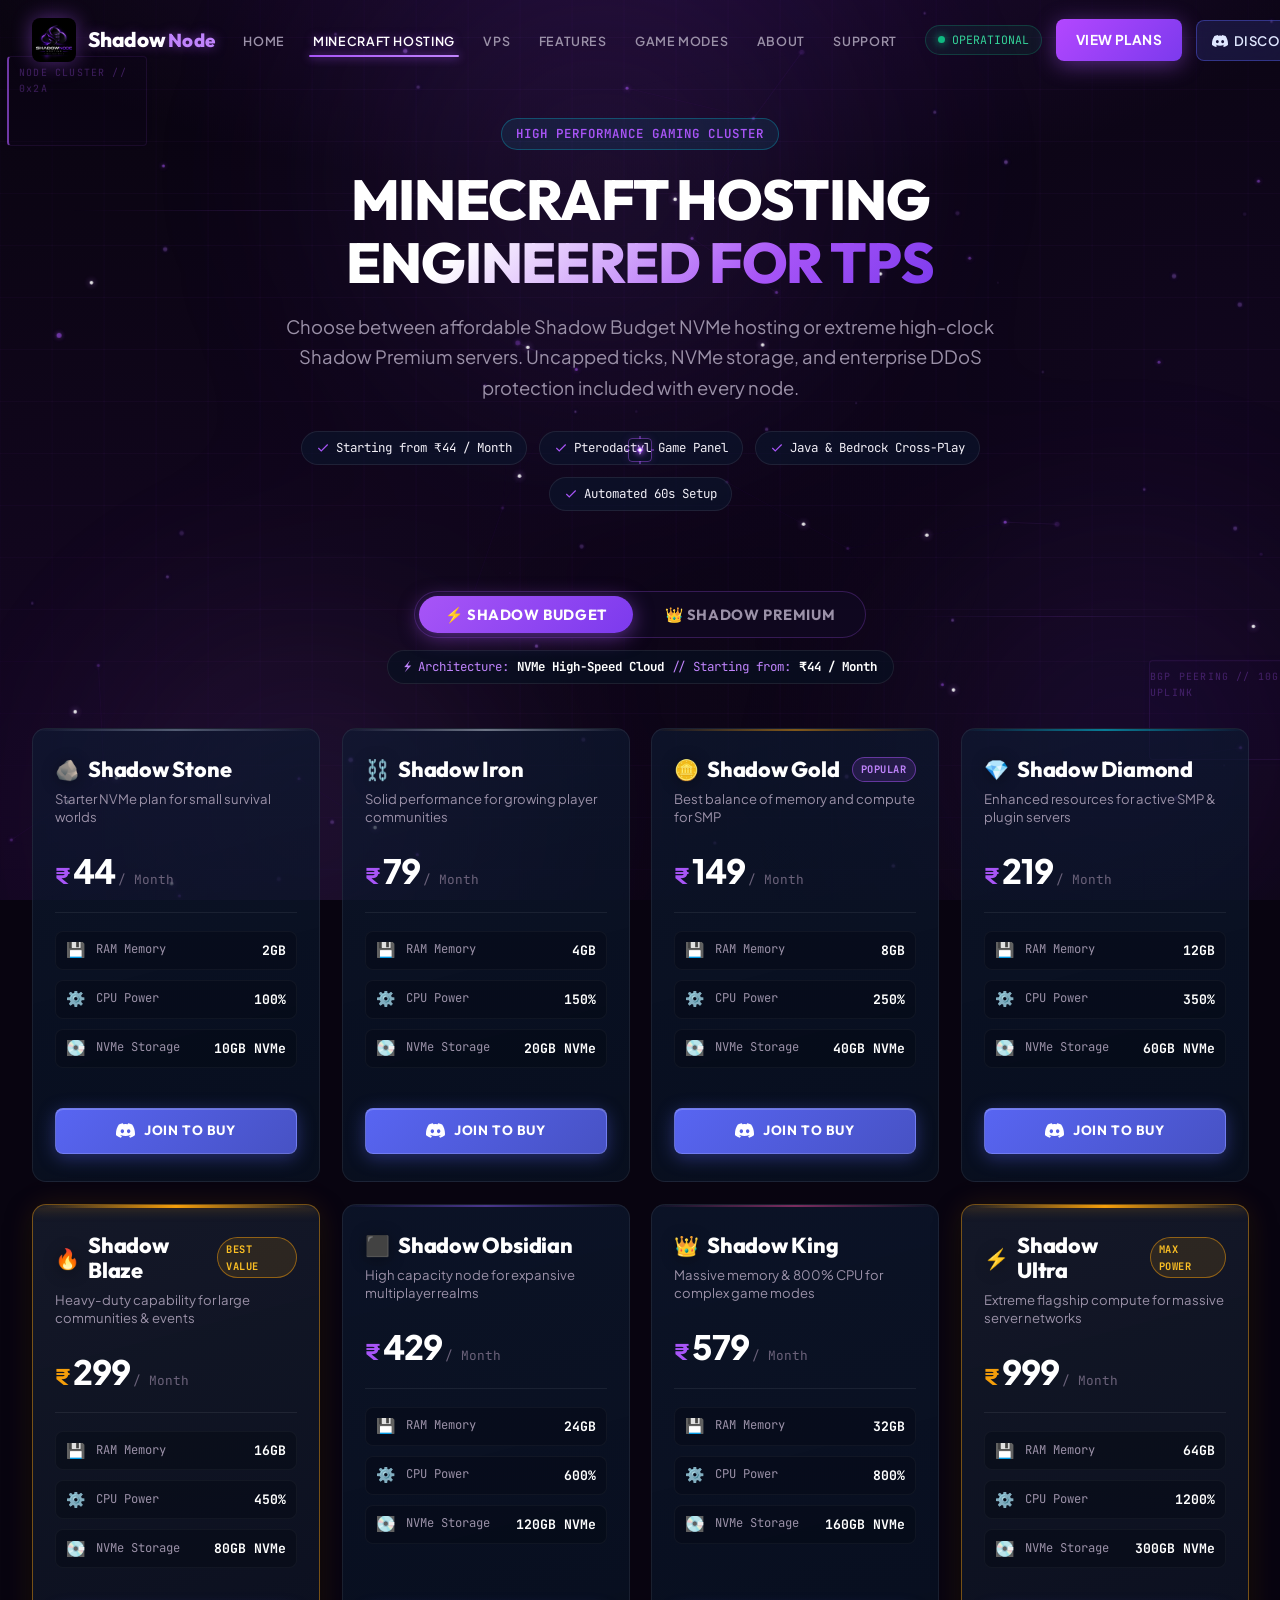
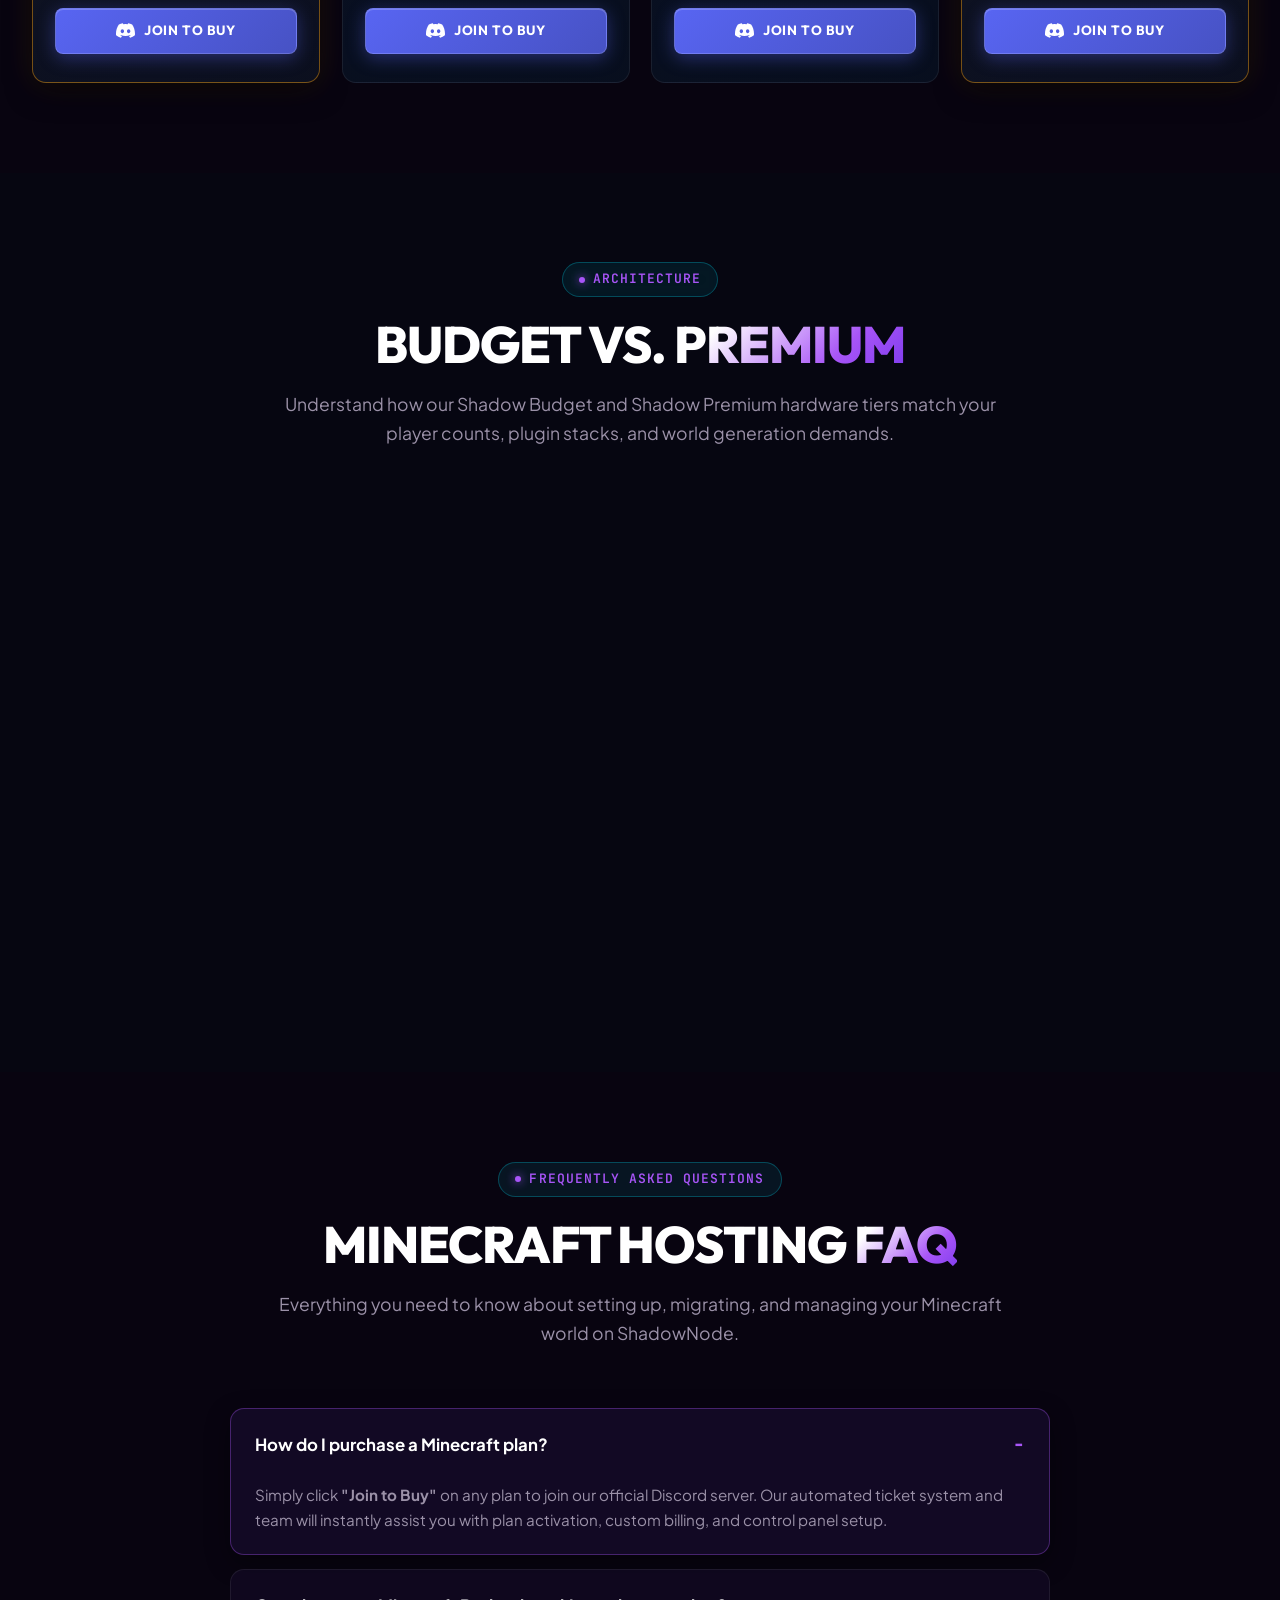
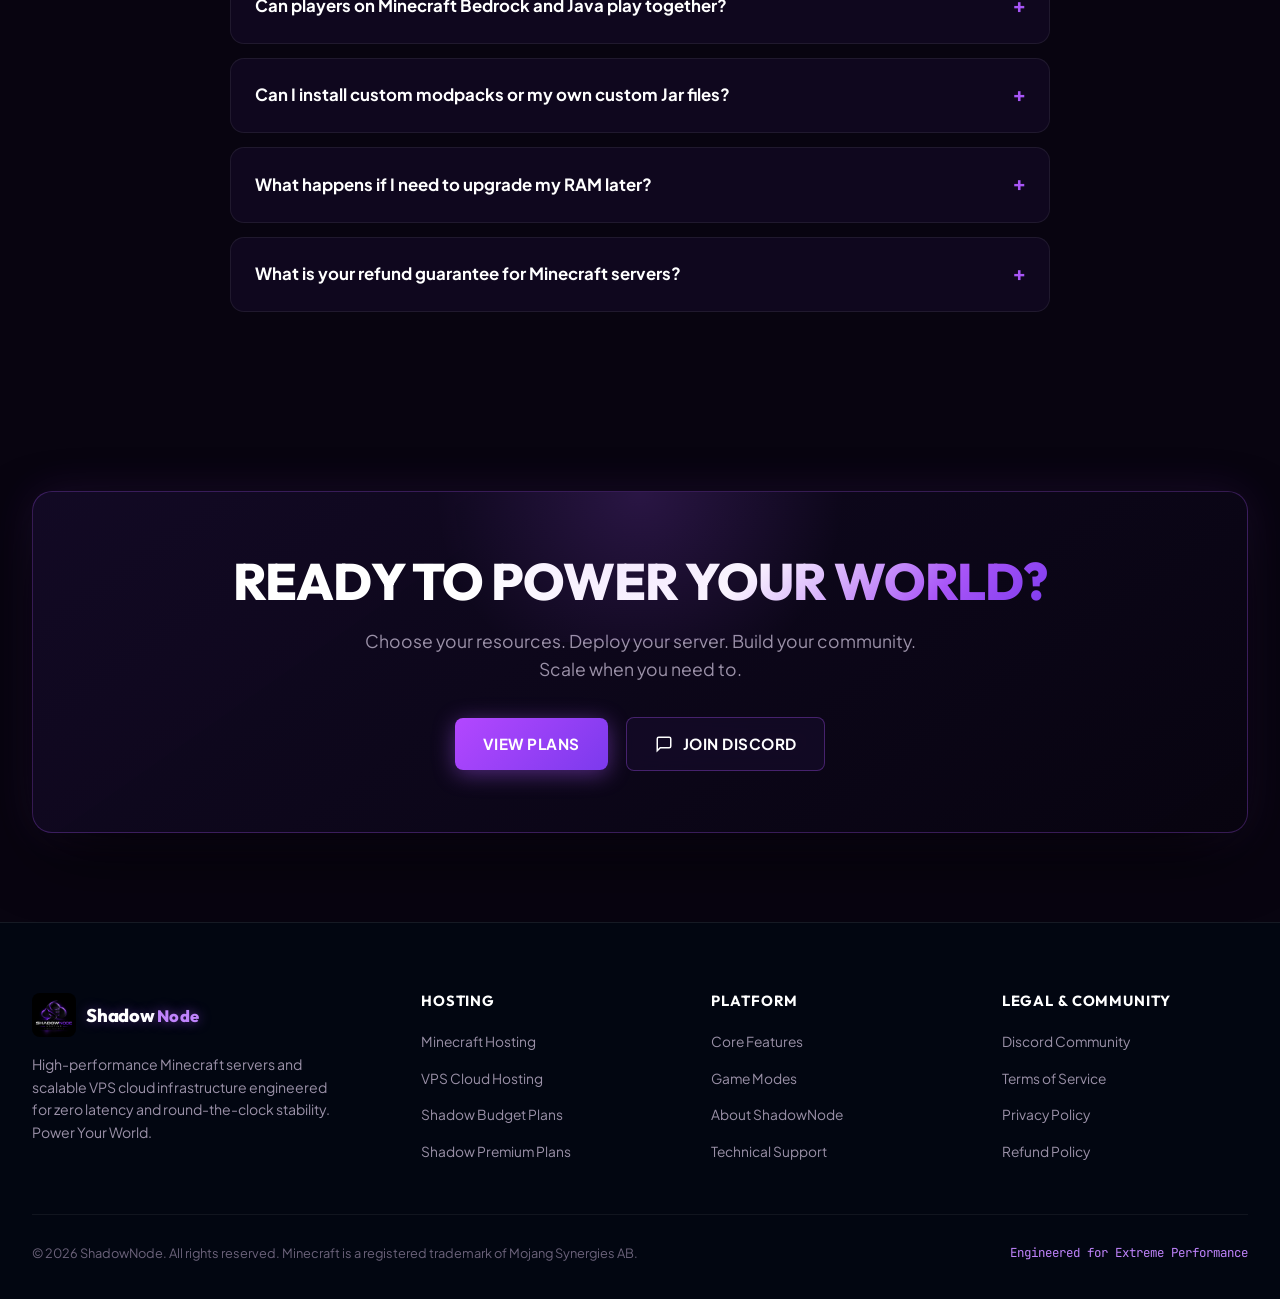
<file: Test/minecraft.html>
<!DOCTYPE html>
<html lang="en">
<head>
  <meta charset="UTF-8">
  <meta name="viewport" content="width=device-width, initial-scale=1.0">
  <title>Minecraft Hosting | ShadowNode</title>
  <meta name="description" content="Explore ShadowNode high-performance Minecraft hosting plans. Budget and Premium NVMe tiers starting from ₹44/Month. Uncapped ticks, NVMe storage, and DDoS protection.">
  <link rel="icon" type="image/svg+xml" href="assets/favicon.svg">

  <!-- Open Graph -->
  <meta property="og:type" content="website">
  <meta property="og:title" content="Minecraft Hosting | ShadowNode">
  <meta property="og:description" content="High performance Minecraft hosting with NVMe Gen4 storage, instant setup, and 24/7 reliability. Starting from ₹44/Month.">
  <meta property="og:image" content="assets/logo.png">
  <meta name="theme-color" content="#050B14">

  <!-- Google Fonts -->
  <link rel="preconnect" href="https://fonts.googleapis.com">
  <link rel="preconnect" href="https://fonts.gstatic.com" crossorigin>
  <link href="https://fonts.googleapis.com/css2?family=JetBrains+Mono:wght@400;600;700&family=Outfit:wght@600;700;800&family=Plus+Jakarta+Sans:wght@400;500;600;700;800&display=swap" rel="stylesheet">

  <!-- Stylesheets -->
  <link rel="stylesheet" href="css/variables.css">
  <link rel="stylesheet" href="css/base.css">
  <link rel="stylesheet" href="css/background.css">
  <link rel="stylesheet" href="css/cursor.css">
  <link rel="stylesheet" href="css/navbar.css">
  <link rel="stylesheet" href="css/hero.css">
  <link rel="stylesheet" href="css/pricing.css">
  <link rel="stylesheet" href="css/sections.css">
  <link rel="stylesheet" href="css/modal.css">
</head>
<body>

  <!-- Custom Geometric Reticle Cursor (Desktop Only) -->
  <div class="custom-cursor-core" aria-hidden="true"></div>
  <div class="custom-cursor-ring" aria-hidden="true"></div>

  <!-- Signature Interactive 6-Layer Mouse-Parallax Background -->
  <div class="bg-experience" aria-hidden="true">
    <div class="bg-layer-1-atmosphere"></div>
    <div class="bg-layer-2-lightfield">
      <div class="lightfield-orb orb-primary"></div>
      <div class="lightfield-orb orb-secondary"></div>
      <div class="lightfield-orb orb-tertiary"></div>
    </div>
    <div class="bg-layer-3-grid"></div>
    <div class="bg-layer-4-shapes">
      <div class="tech-schematic schematic-box-1"></div>
      <div class="tech-schematic schematic-box-2"></div>
      <div class="schematic-busline busline-1"></div>
      <div class="schematic-busline busline-2"></div>
    </div>
    <canvas id="bgNetworkCanvas" class="bg-layer-5-network"></canvas>
    <canvas id="bgParticlesCanvas" class="bg-layer-6-particles"></canvas>
  </div>

  <!-- Global Sticky Navbar -->
  <header class="navbar" id="mainNavbar">
    <div class="nav-container">
      <a href="index.html" class="brand-link" aria-label="ShadowNode Home">
        <img src="assets/logo.png" alt="ShadowNode Logo" class="brand-logo-img">
        <span class="brand-text"><span class="brand-name">Shadow</span><span class="brand-sub">Node</span></span>
      </a>

      <nav>
        <ul class="nav-menu" id="navMenu">
          <li class="nav-item"><a href="index.html" class="nav-link">Home</a></li>
          <li class="nav-item"><a href="minecraft.html" class="nav-link active">Minecraft Hosting</a></li>
          <li class="nav-item"><a href="vps.html" class="nav-link">VPS</a></li>
          <li class="nav-item"><a href="features.html" class="nav-link">Features</a></li>
          <li class="nav-item"><a href="game-modes.html" class="nav-link">Game Modes</a></li>
          <li class="nav-item"><a href="about.html" class="nav-link">About</a></li>
          <li class="nav-item"><a href="support.html" class="nav-link">Support</a></li>
        </ul>
      </nav>

      <div class="nav-actions">
        <div class="nav-status-pill" title="Network health status">
          <span class="status-dot"></span>
          <span>OPERATIONAL</span>
        </div>
        <a href="#plans" class="btn btn-primary btn-sm btn-glow">View Plans</a>
        <a href="https://discord.gg/qsGp3FyNAK" target="_blank" rel="noopener noreferrer" class="btn btn-secondary btn-sm nav-btn-discord">
          <svg xmlns="http://www.w3.org/2000/svg" viewBox="0 0 24 24"><path d="M20.317 4.37a19.791 19.791 0 0 0-4.885-1.515.074.074 0 0 0-.079.037c-.21.375-.444.864-.608 1.25a18.27 18.27 0 0 0-5.487 0 12.64 12.64 0 0 0-.617-1.25.077.077 0 0 0-.079-.037A19.736 19.736 0 0 0 3.677 4.37a.07.07 0 0 0-.032.027C.533 9.046-.32 13.58.099 18.057a.082.082 0 0 0 .031.057 19.9 19.9 0 0 0 5.993 3.03.078.078 0 0 0 .084-.028c.462-.63.874-1.295 1.226-1.994.021-.041.001-.09-.041-.106a13.107 13.107 0 0 1-1.872-.892.077.077 0 0 1-.008-.128 10.2 10.2 0 0 0 .372-.292.074.074 0 0 1 .077-.01c3.929 1.793 8.18 1.793 12.061 0a.074.074 0 0 1 .078.01c.12.098.246.198.373.292a.077.077 0 0 1-.006.127 12.299 12.299 0 0 1-1.873.894.077.077 0 0 0-.041.107c.36.698.772 1.362 1.225 1.993a.076.076 0 0 0 .084.028 19.839 19.839 0 0 0 6.002-3.03.077.077 0 0 0 .032-.054c.5-5.177-.838-9.674-3.549-13.66a.061.061 0 0 0-.031-.028zM8.02 15.33c-1.183 0-2.157-1.085-2.157-2.419 0-1.333.956-2.419 2.157-2.419 1.21 0 2.176 1.096 2.157 2.42 0 1.333-.956 2.418-2.157 2.418zm7.975 0c-1.183 0-2.157-1.085-2.157-2.419 0-1.333.955-2.419 2.157-2.419 1.21 0 2.176 1.096 2.157 2.42 0 1.333-.946 2.418-2.157 2.418z"/></svg>
          <span>Discord</span>
        </a>
        <button class="nav-toggle" id="navToggle" aria-label="Toggle navigation menu" aria-expanded="false">
          <span></span>
          <span></span>
          <span></span>
        </button>
      </div>
    </div>
  </header>

  <main>
    <!-- Dedicated Minecraft Page Hero -->
    <section class="page-hero">
      <div class="container page-hero-container">
        <div class="page-hero-badge">
          <span>HIGH PERFORMANCE GAMING CLUSTER</span>
        </div>
        <h1 class="page-hero-title">
          MINECRAFT HOSTING <span class="text-gradient">ENGINEERED FOR TPS</span>
        </h1>
        <p class="page-hero-desc">
          Choose between affordable Shadow Budget NVMe hosting or extreme high-clock Shadow Premium servers. Uncapped ticks, NVMe storage, and enterprise DDoS protection included with every node.
        </p>

        <div class="page-hero-chips">
          <div class="page-chip">
            <svg xmlns="http://www.w3.org/2000/svg" viewBox="0 0 24 24" fill="none" stroke="currentColor" stroke-width="2"><polyline points="20 6 9 17 4 12"/></svg>
            <span>Starting from ₹44 / Month</span>
          </div>
          <div class="page-chip">
            <svg xmlns="http://www.w3.org/2000/svg" viewBox="0 0 24 24" fill="none" stroke="currentColor" stroke-width="2"><polyline points="20 6 9 17 4 12"/></svg>
            <span>Pterodactyl Game Panel</span>
          </div>
          <div class="page-chip">
            <svg xmlns="http://www.w3.org/2000/svg" viewBox="0 0 24 24" fill="none" stroke="currentColor" stroke-width="2"><polyline points="20 6 9 17 4 12"/></svg>
            <span>Java & Bedrock Cross-Play</span>
          </div>
          <div class="page-chip">
            <svg xmlns="http://www.w3.org/2000/svg" viewBox="0 0 24 24" fill="none" stroke="currentColor" stroke-width="2"><polyline points="20 6 9 17 4 12"/></svg>
            <span>Automated 60s Setup</span>
          </div>
        </div>
      </div>
    </section>

    <!-- Pricing Plans Section -->
    <section class="section" id="plans" style="padding-top: 20px;">
      <div class="container">
        <!-- Tab Switcher -->
        <div class="pricing-tabs-wrapper">
          <div class="pricing-tabs" role="tablist">
            <button class="tab-btn active" id="tabMcBudget" role="tab" aria-selected="true">
              <span>⚡ SHADOW BUDGET</span>
            </button>
            <button class="tab-btn" id="tabMcPerf" role="tab" aria-selected="false">
              <span>👑 SHADOW PREMIUM</span>
            </button>
          </div>
          <div class="tab-hardware-pill" id="mcHardwareBadge">
            ⚡ Architecture: <span class="highlight">NVMe High-Speed Cloud</span> // Starting from: <span class="highlight">₹44 / Month</span>
          </div>
        </div>

        <!-- Dynamic Minecraft Plans Grid (Rendered by js/pricing.js with Discord Join to Buy) -->
        <div class="pricing-grid" id="minecraftPlansGrid">
          <!-- Populated by js/pricing.js -->
        </div>
      </div>
    </section>

    <!-- Hardware & Technology Breakdown -->
    <section class="section" style="background: rgba(4, 9, 18, 0.5);">
      <div class="container">
        <div class="section-header">
          <div class="section-tag">Architecture</div>
          <h2 class="section-title">BUDGET VS. <span class="text-gradient">PREMIUM</span></h2>
          <p class="section-subtitle">
            Understand how our Shadow Budget and Shadow Premium hardware tiers match your player counts, plugin stacks, and world generation demands.
          </p>
        </div>

        <div class="products-split-grid">
          <!-- Budget Breakdown -->
          <div class="product-showcase-card mc reveal-on-scroll">
            <div>
              <span class="product-card-badge">Cost-Optimized Tier</span>
              <h3 class="product-card-title">SHADOW BUDGET NVMe</h3>
              <p class="product-card-desc">
                Built for standard survival worlds, SMP groups, creative realms, and emerging communities needing reliable computing power without high monthly overhead.
              </p>
              <ul class="product-feature-list">
                <li>
                  <svg xmlns="http://www.w3.org/2000/svg" viewBox="0 0 24 24" fill="none" stroke="currentColor" stroke-width="2.5"><polyline points="20 6 9 17 4 12"/></svg>
                  <span>Starting at only ₹44 / Month — unmatched community value</span>
                </li>
                <li>
                  <svg xmlns="http://www.w3.org/2000/svg" viewBox="0 0 24 24" fill="none" stroke="currentColor" stroke-width="2.5"><polyline points="20 6 9 17 4 12"/></svg>
                  <span>High-speed enterprise NVMe storage in protected array</span>
                </li>
                <li>
                  <svg xmlns="http://www.w3.org/2000/svg" viewBox="0 0 24 24" fill="none" stroke="currentColor" stroke-width="2.5"><polyline points="20 6 9 17 4 12"/></svg>
                  <span>DDR4 ECC registered RAM with multi-bit error correction</span>
                </li>
                <li>
                  <svg xmlns="http://www.w3.org/2000/svg" viewBox="0 0 24 24" fill="none" stroke="currentColor" stroke-width="2.5"><polyline points="20 6 9 17 4 12"/></svg>
                  <span>Ideal for 5 to 50 concurrent players</span>
                </li>
              </ul>
            </div>
            <button class="btn btn-secondary" onclick="document.getElementById('tabMcBudget')?.click(); window.scrollTo({top: 400, behavior: 'smooth'});">
              View Budget Plans &uarr;
            </button>
          </div>

          <!-- Performance Breakdown -->
          <div class="product-showcase-card vps reveal-on-scroll">
            <div>
              <span class="product-card-badge">Extreme Frequency Tier</span>
              <h3 class="product-card-title">SHADOW PREMIUM NVMe</h3>
              <p class="product-card-desc">
                Engineered for heavy modpacks (All The Mods, RLcraft), high-frequency Faction cannoning, massive Skyblock economies, and high-concurrency public servers.
              </p>
              <ul class="product-feature-list">
                <li>
                  <svg xmlns="http://www.w3.org/2000/svg" viewBox="0 0 24 24" fill="none" stroke="currentColor" stroke-width="2.5"><polyline points="20 6 9 17 4 12"/></svg>
                  <span>Ultra-high single-thread turbo clocks for steady 20.00 TPS</span>
                </li>
                <li>
                  <svg xmlns="http://www.w3.org/2000/svg" viewBox="0 0 24 24" fill="none" stroke="currentColor" stroke-width="2.5"><polyline points="20 6 9 17 4 12"/></svg>
                  <span>PCIe Gen4 NVMe flash storage with 7,000+ MB/s bandwidth</span>
                </li>
                <li>
                  <svg xmlns="http://www.w3.org/2000/svg" viewBox="0 0 24 24" fill="none" stroke="currentColor" stroke-width="2.5"><polyline points="20 6 9 17 4 12"/></svg>
                  <span>High frequency memory for zero entity stutter</span>
                </li>
                <li>
                  <svg xmlns="http://www.w3.org/2000/svg" viewBox="0 0 24 24" fill="none" stroke="currentColor" stroke-width="2.5"><polyline points="20 6 9 17 4 12"/></svg>
                  <span>Built for 40 to 200+ concurrent players & large networks</span>
                </li>
              </ul>
            </div>
            <button class="btn btn-primary btn-glow" onclick="document.getElementById('tabMcPerf')?.click(); window.scrollTo({top: 400, behavior: 'smooth'});">
              View Premium Plans &uarr;
            </button>
          </div>
        </div>
      </div>
    </section>

    <!-- Minecraft FAQ Accordion -->
    <section class="section">
      <div class="container">
        <div class="section-header">
          <div class="section-tag">Frequently Asked Questions</div>
          <h2 class="section-title">MINECRAFT HOSTING <span class="text-gradient">FAQ</span></h2>
          <p class="section-subtitle">
            Everything you need to know about setting up, migrating, and managing your Minecraft world on ShadowNode.
          </p>
        </div>

        <div class="faq-section">
          <details class="faq-item" open>
            <summary class="faq-question">How do I purchase a Minecraft plan?</summary>
            <div class="faq-answer">
              Simply click <strong>"Join to Buy"</strong> on any plan to join our official Discord server. Our automated ticket system and team will instantly assist you with plan activation, custom billing, and control panel setup.
            </div>
          </details>

          <details class="faq-item">
            <summary class="faq-question">Can players on Minecraft Bedrock and Java play together?</summary>
            <div class="faq-answer">
              Yes! All ShadowNode servers support GeyserMC and Floodgate plugins with 1-click installation from our control panel, allowing players on PC, Xbox, PlayStation, Switch, iOS, and Android to join the same world seamlessly.
            </div>
          </details>

          <details class="faq-item">
            <summary class="faq-question">Can I install custom modpacks or my own custom Jar files?</summary>
            <div class="faq-answer">
              Absolutely. Our panel gives you full SFTP and Web File Manager access. You can upload custom server Jars (Paper, Purpur, Fabric, Forge, NeoForge, Spigot) and configure custom Java launch flags or mod configurations without restrictions.
            </div>
          </details>

          <details class="faq-item">
            <summary class="faq-question">What happens if I need to upgrade my RAM later?</summary>
            <div class="faq-answer">
              Upgrading is completely seamless. You can scale your RAM, CPU allocation, or NVMe storage anytime without changing your server IP, port, or world files.
            </div>
          </details>

          <details class="faq-item">
            <summary class="faq-question">What is your refund guarantee for Minecraft servers?</summary>
            <div class="faq-answer">
              We provide a transparent 24 to 48-hour refund guarantee. If our infrastructure fails to deliver the promised performance or reliability on your initial activation, simply reach out to support on Discord for a prompt refund.
            </div>
          </details>
        </div>
      </div>
    </section>

    <!-- Final CTA Section -->
    <section class="section" id="cta">
      <div class="container">
        <div class="cta-box">
          <h2 class="cta-title">READY TO POWER <span class="text-gradient">YOUR WORLD?</span></h2>
          <p class="cta-subtitle">
            Choose your resources. Deploy your server. Build your community. Scale when you need to.
          </p>
          <div class="cta-buttons">
            <a href="#plans" class="btn btn-primary btn-glow">View Plans</a>
            <a href="https://discord.gg/qsGp3FyNAK" target="_blank" rel="noopener noreferrer" class="btn btn-secondary">
              <svg xmlns="http://www.w3.org/2000/svg" width="18" height="18" viewBox="0 0 24 24" fill="none" stroke="currentColor" stroke-width="2"><path d="M21 15a2 2 0 0 1-2 2H7l-4 4V5a2 2 0 0 1 2-2h14a2 2 0 0 1 2 2z"/></svg>
              <span>Join Discord</span>
            </a>
          </div>
        </div>
      </div>
    </section>
  </main>

  <!-- Clean Global Footer -->
  <footer class="footer">
    <div class="container">
      <div class="footer-grid">
        <div class="footer-brand">
          <div style="display: flex; align-items: center; gap: 10px; margin-bottom: 14px;">
            <img src="assets/logo.png" alt="ShadowNode Logo" style="height: 44px; width: auto; border-radius: 8px;">
            <span class="brand-text" style="font-size: 1.15rem;"><span class="brand-name">Shadow</span><span class="brand-sub">Node</span></span>
          </div>
          <p>
            High-performance Minecraft servers and scalable VPS cloud infrastructure engineered for zero latency and round-the-clock stability. Power Your World.
          </p>
        </div>

        <div>
          <h4 class="footer-col-title">Hosting</h4>
          <ul class="footer-links">
            <li><a href="minecraft.html">Minecraft Hosting</a></li>
            <li><a href="vps.html">VPS Cloud Hosting</a></li>
            <li><a href="minecraft.html">Shadow Budget Plans</a></li>
            <li><a href="minecraft.html">Shadow Premium Plans</a></li>
          </ul>
        </div>

        <div>
          <h4 class="footer-col-title">Platform</h4>
          <ul class="footer-links">
            <li><a href="features.html">Core Features</a></li>
            <li><a href="game-modes.html">Game Modes</a></li>
            <li><a href="about.html">About ShadowNode</a></li>
            <li><a href="support.html">Technical Support</a></li>
          </ul>
        </div>

        <div>
          <h4 class="footer-col-title">Legal & Community</h4>
          <ul class="footer-links">
            <li><a href="https://discord.gg/qsGp3FyNAK" target="_blank" rel="noopener noreferrer">Discord Community</a></li>
            <li><a href="terms.html">Terms of Service</a></li>
            <li><a href="privacy.html">Privacy Policy</a></li>
            <li><a href="refund.html">Refund Policy</a></li>
          </ul>
        </div>
      </div>

      <div class="footer-bottom">
        <div>&copy; 2026 ShadowNode. All rights reserved. Minecraft is a registered trademark of Mojang Synergies AB.</div>
        <div style="font-family: var(--font-mono); font-size: 0.78rem; color: var(--purple-bright);">Engineered for Extreme Performance</div>
      </div>
    </div>
  </footer>

  <!-- Core Scripts -->
  <script src="js/data.js"></script>
  <script src="js/background.js"></script>
  <script src="js/cursor.js"></script>
  <script src="js/pricing.js"></script>
  <script src="js/main.js"></script>

</body>
</html>
</file>
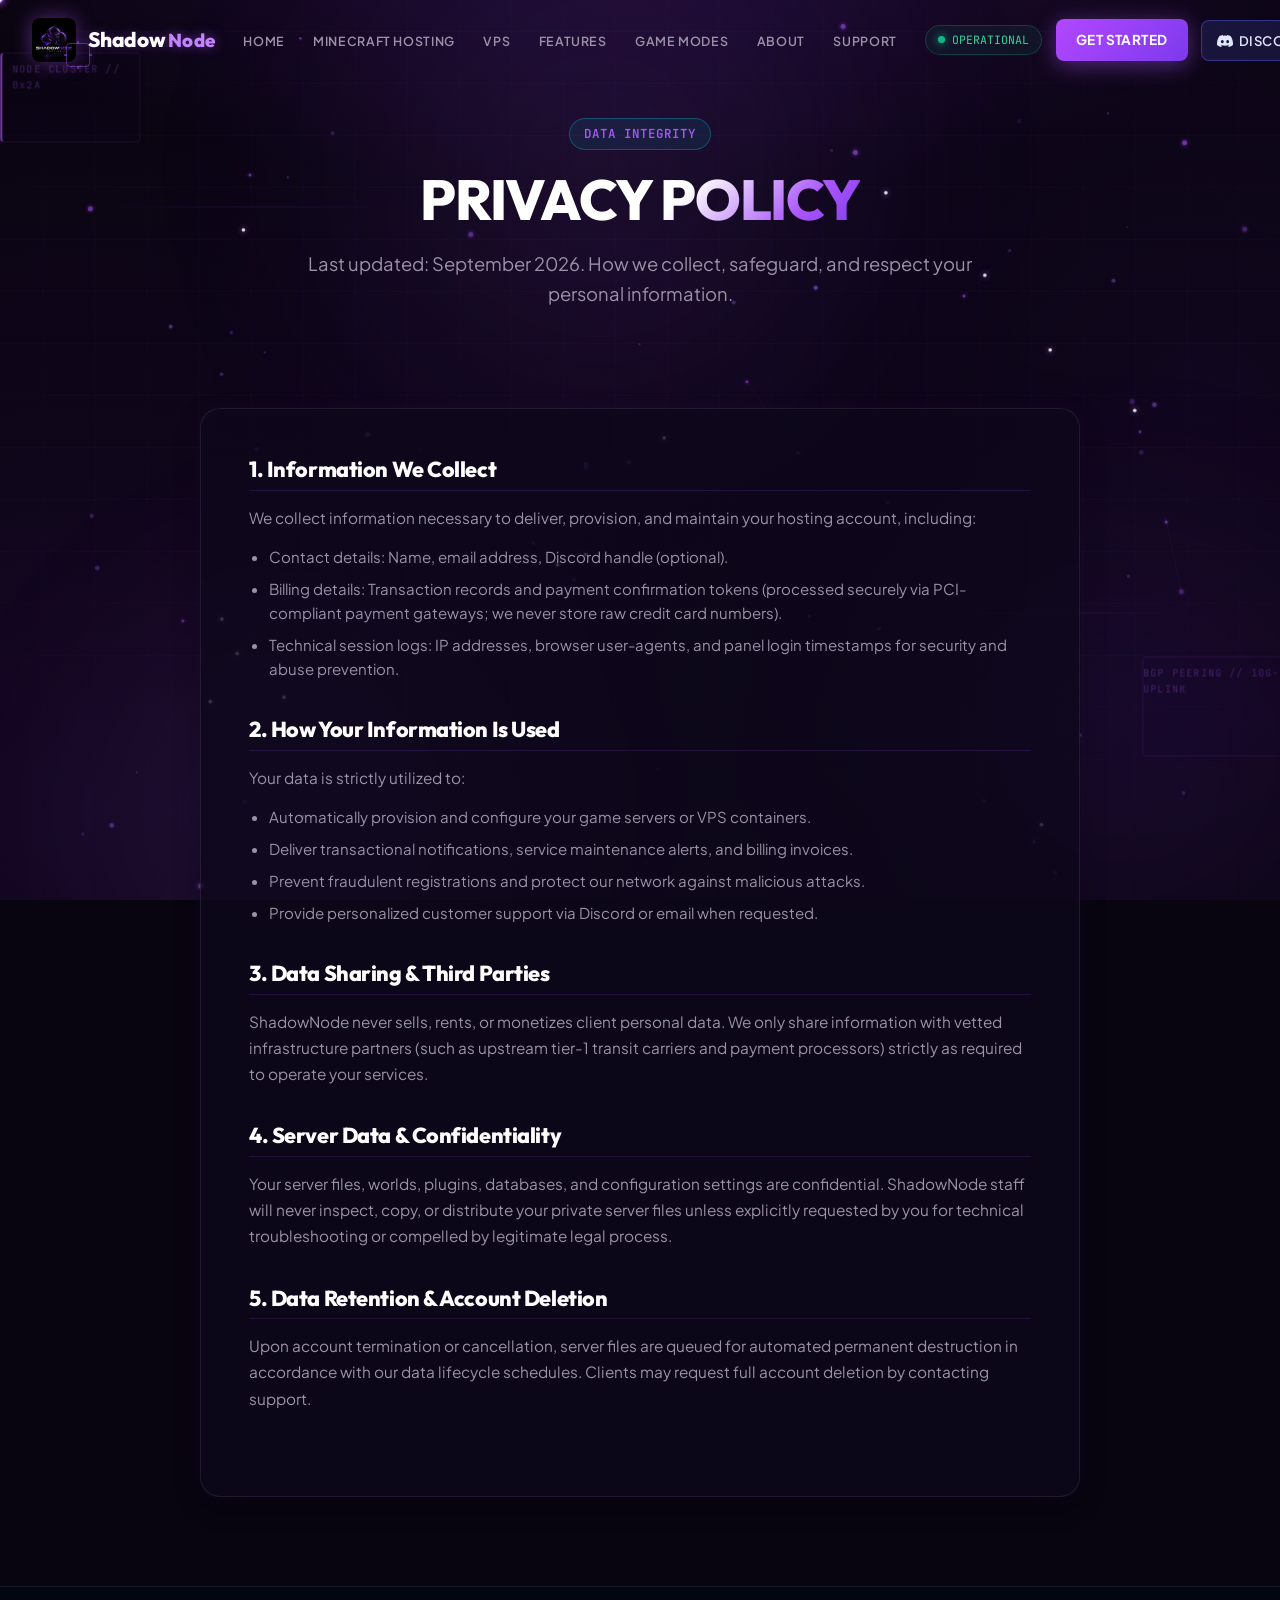
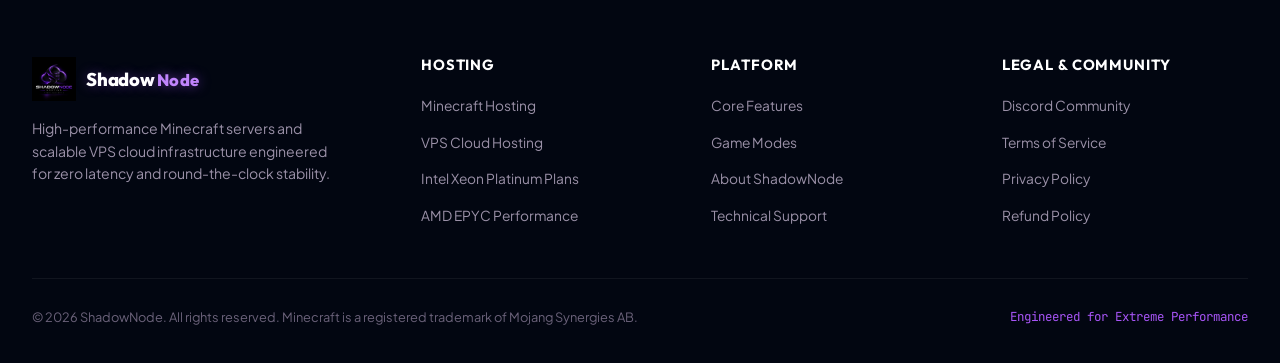
<file: Test/privacy.html>
<!DOCTYPE html>
<html lang="en">
<head>
  <meta charset="UTF-8">
  <meta name="viewport" content="width=device-width, initial-scale=1.0">
  <title>Privacy Policy | ShadowNode</title>
  <meta name="description" content="Official Privacy Policy for ShadowNode. Transparent data handling, account protection, and confidentiality commitments.">
  <link rel="icon" type="image/svg+xml" href="assets/favicon.svg">

  <link rel="preconnect" href="https://fonts.googleapis.com">
  <link rel="preconnect" href="https://fonts.gstatic.com" crossorigin>
  <link href="https://fonts.googleapis.com/css2?family=JetBrains+Mono:wght@400;600;700&family=Outfit:wght@600;700;800&family=Plus+Jakarta+Sans:wght@400;500;600;700;800&display=swap" rel="stylesheet">

  <link rel="stylesheet" href="css/variables.css">
  <link rel="stylesheet" href="css/base.css">
  <link rel="stylesheet" href="css/background.css">
  <link rel="stylesheet" href="css/cursor.css">
  <link rel="stylesheet" href="css/navbar.css">
  <link rel="stylesheet" href="css/hero.css">
  <link rel="stylesheet" href="css/sections.css">
  <link rel="stylesheet" href="css/modal.css">
</head>
<body>

  <div class="custom-cursor-core" aria-hidden="true"></div>
  <div class="custom-cursor-ring" aria-hidden="true"></div>

  <div class="bg-experience" aria-hidden="true">
    <div class="bg-layer-1-atmosphere"></div>
    <div class="bg-layer-2-lightfield">
      <div class="lightfield-orb orb-primary"></div>
      <div class="lightfield-orb orb-secondary"></div>
      <div class="lightfield-orb orb-tertiary"></div>
    </div>
    <div class="bg-layer-3-grid"></div>
    <div class="bg-layer-4-shapes">
      <div class="tech-schematic schematic-box-1"></div>
      <div class="tech-schematic schematic-box-2"></div>
      <div class="schematic-busline busline-1"></div>
      <div class="schematic-busline busline-2"></div>
    </div>
    <canvas id="bgNetworkCanvas" class="bg-layer-5-network"></canvas>
    <canvas id="bgParticlesCanvas" class="bg-layer-6-particles"></canvas>
  </div>

  <header class="navbar" id="mainNavbar">
    <div class="nav-container">
      <a href="index.html" class="brand-link" aria-label="ShadowNode Home">
        <img src="assets/logo.png" alt="ShadowNode Logo" class="brand-logo-img">
        <span class="brand-text"><span class="brand-name">Shadow</span><span class="brand-sub">Node</span></span>
      </a>

      <nav>
        <ul class="nav-menu" id="navMenu">
          <li class="nav-item"><a href="index.html" class="nav-link">Home</a></li>
          <li class="nav-item"><a href="minecraft.html" class="nav-link">Minecraft Hosting</a></li>
          <li class="nav-item"><a href="vps.html" class="nav-link">VPS</a></li>
          <li class="nav-item"><a href="features.html" class="nav-link">Features</a></li>
          <li class="nav-item"><a href="game-modes.html" class="nav-link">Game Modes</a></li>
          <li class="nav-item"><a href="about.html" class="nav-link">About</a></li>
          <li class="nav-item"><a href="support.html" class="nav-link">Support</a></li>
        </ul>
      </nav>

      <div class="nav-actions">
        <div class="nav-status-pill">
          <span class="status-dot"></span>
          <span>OPERATIONAL</span>
        </div>
        <a href="minecraft.html" class="btn btn-primary btn-sm btn-glow">Get Started</a>
        <a href="https://discord.gg/qsGp3FyNAK" target="_blank" rel="noopener noreferrer" class="btn btn-secondary btn-sm nav-btn-discord">
          <svg xmlns="http://www.w3.org/2000/svg" viewBox="0 0 24 24"><path d="M20.317 4.37a19.791 19.791 0 0 0-4.885-1.515.074.074 0 0 0-.079.037c-.21.375-.444.864-.608 1.25a18.27 18.27 0 0 0-5.487 0 12.64 12.64 0 0 0-.617-1.25.077.077 0 0 0-.079-.037A19.736 19.736 0 0 0 3.677 4.37a.07.07 0 0 0-.032.027C.533 9.046-.32 13.58.099 18.057a.082.082 0 0 0 .031.057 19.9 19.9 0 0 0 5.993 3.03.078.078 0 0 0 .084-.028c.462-.63.874-1.295 1.226-1.994.021-.041.001-.09-.041-.106a13.107 13.107 0 0 1-1.872-.892.077.077 0 0 1-.008-.128 10.2 10.2 0 0 0 .372-.292.074.074 0 0 1 .077-.01c3.929 1.793 8.18 1.793 12.061 0a.074.074 0 0 1 .078.01c.12.098.246.198.373.292a.077.077 0 0 1-.006.127 12.299 12.299 0 0 1-1.873.894.077.077 0 0 0-.041.107c.36.698.772 1.362 1.225 1.993a.076.076 0 0 0 .084.028 19.839 19.839 0 0 0 6.002-3.03.077.077 0 0 0 .032-.054c.5-5.177-.838-9.674-3.549-13.66a.061.061 0 0 0-.031-.028zM8.02 15.33c-1.183 0-2.157-1.085-2.157-2.419 0-1.333.956-2.419 2.157-2.419 1.21 0 2.176 1.096 2.157 2.42 0 1.333-.956 2.418-2.157 2.418zm7.975 0c-1.183 0-2.157-1.085-2.157-2.419 0-1.333.955-2.419 2.157-2.419 1.21 0 2.176 1.096 2.157 2.42 0 1.333-.946 2.418-2.157 2.418z"/></svg>
          <span>Discord</span>
        </a>
        <button class="nav-toggle" id="navToggle" aria-label="Toggle navigation menu" aria-expanded="false">
          <span></span><span></span><span></span>
        </button>
      </div>
    </div>
  </header>

  <main>
    <section class="page-hero">
      <div class="container page-hero-container">
        <div class="page-hero-badge"><span>DATA INTEGRITY</span></div>
        <h1 class="page-hero-title">PRIVACY <span class="text-gradient">POLICY</span></h1>
        <p class="page-hero-desc">Last updated: September 2026. How we collect, safeguard, and respect your personal information.</p>
      </div>
    </section>

    <section class="section" style="padding-top: 10px;">
      <div class="container">
        <div class="legal-document">
          <div class="legal-section">
            <h2 class="legal-section-title">1. Information We Collect</h2>
            <p class="legal-paragraph">
              We collect information necessary to deliver, provision, and maintain your hosting account, including:
            </p>
            <ul class="legal-list">
              <li>Contact details: Name, email address, Discord handle (optional).</li>
              <li>Billing details: Transaction records and payment confirmation tokens (processed securely via PCI-compliant payment gateways; we never store raw credit card numbers).</li>
              <li>Technical session logs: IP addresses, browser user-agents, and panel login timestamps for security and abuse prevention.</li>
            </ul>
          </div>

          <div class="legal-section">
            <h2 class="legal-section-title">2. How Your Information Is Used</h2>
            <p class="legal-paragraph">
              Your data is strictly utilized to:
            </p>
            <ul class="legal-list">
              <li>Automatically provision and configure your game servers or VPS containers.</li>
              <li>Deliver transactional notifications, service maintenance alerts, and billing invoices.</li>
              <li>Prevent fraudulent registrations and protect our network against malicious attacks.</li>
              <li>Provide personalized customer support via Discord or email when requested.</li>
            </ul>
          </div>

          <div class="legal-section">
            <h2 class="legal-section-title">3. Data Sharing & Third Parties</h2>
            <p class="legal-paragraph">
              ShadowNode never sells, rents, or monetizes client personal data. We only share information with vetted infrastructure partners (such as upstream tier-1 transit carriers and payment processors) strictly as required to operate your services.
            </p>
          </div>

          <div class="legal-section">
            <h2 class="legal-section-title">4. Server Data & Confidentiality</h2>
            <p class="legal-paragraph">
              Your server files, worlds, plugins, databases, and configuration settings are confidential. ShadowNode staff will never inspect, copy, or distribute your private server files unless explicitly requested by you for technical troubleshooting or compelled by legitimate legal process.
            </p>
          </div>

          <div class="legal-section">
            <h2 class="legal-section-title">5. Data Retention & Account Deletion</h2>
            <p class="legal-paragraph">
              Upon account termination or cancellation, server files are queued for automated permanent destruction in accordance with our data lifecycle schedules. Clients may request full account deletion by contacting support.
            </p>
          </div>
        </div>
      </div>
    </section>
  </main>

  <footer class="footer">
    <div class="container">
      <div class="footer-grid">
        <div class="footer-brand">
          <div style="display: flex; align-items: center; gap: 10px; margin-bottom: 14px;">
            <img src="assets/logo.png" alt="ShadowNode Logo" style="height: 44px; width: auto;">
            <span class="brand-text" style="font-size: 1.15rem;"><span class="brand-name">Shadow</span><span class="brand-sub">Node</span></span>
          </div>
          <p>High-performance Minecraft servers and scalable VPS cloud infrastructure engineered for zero latency and round-the-clock stability.</p>
        </div>
        <div>
          <h4 class="footer-col-title">Hosting</h4>
          <ul class="footer-links">
            <li><a href="minecraft.html">Minecraft Hosting</a></li>
            <li><a href="vps.html">VPS Cloud Hosting</a></li>
            <li><a href="minecraft.html">Intel Xeon Platinum Plans</a></li>
            <li><a href="minecraft.html">AMD EPYC Performance</a></li>
          </ul>
        </div>
        <div>
          <h4 class="footer-col-title">Platform</h4>
          <ul class="footer-links">
            <li><a href="features.html">Core Features</a></li>
            <li><a href="game-modes.html">Game Modes</a></li>
            <li><a href="about.html">About ShadowNode</a></li>
            <li><a href="support.html">Technical Support</a></li>
          </ul>
        </div>
        <div>
          <h4 class="footer-col-title">Legal & Community</h4>
          <ul class="footer-links">
            <li><a href="https://discord.gg/qsGp3FyNAK" target="_blank" rel="noopener noreferrer">Discord Community</a></li>
            <li><a href="terms.html">Terms of Service</a></li>
            <li><a href="privacy.html">Privacy Policy</a></li>
            <li><a href="refund.html">Refund Policy</a></li>
          </ul>
        </div>
      </div>
      <div class="footer-bottom">
        <div>&copy; 2026 ShadowNode. All rights reserved. Minecraft is a registered trademark of Mojang Synergies AB.</div>
        <div style="font-family: var(--font-mono); font-size: 0.78rem; color: var(--cyan-primary);">Engineered for Extreme Performance</div>
      </div>
    </div>
  </footer>

  <script src="js/data.js"></script>
  <script src="js/background.js"></script>
  <script src="js/cursor.js"></script>
  <script src="js/main.js"></script>
</body>
</html>
</file>
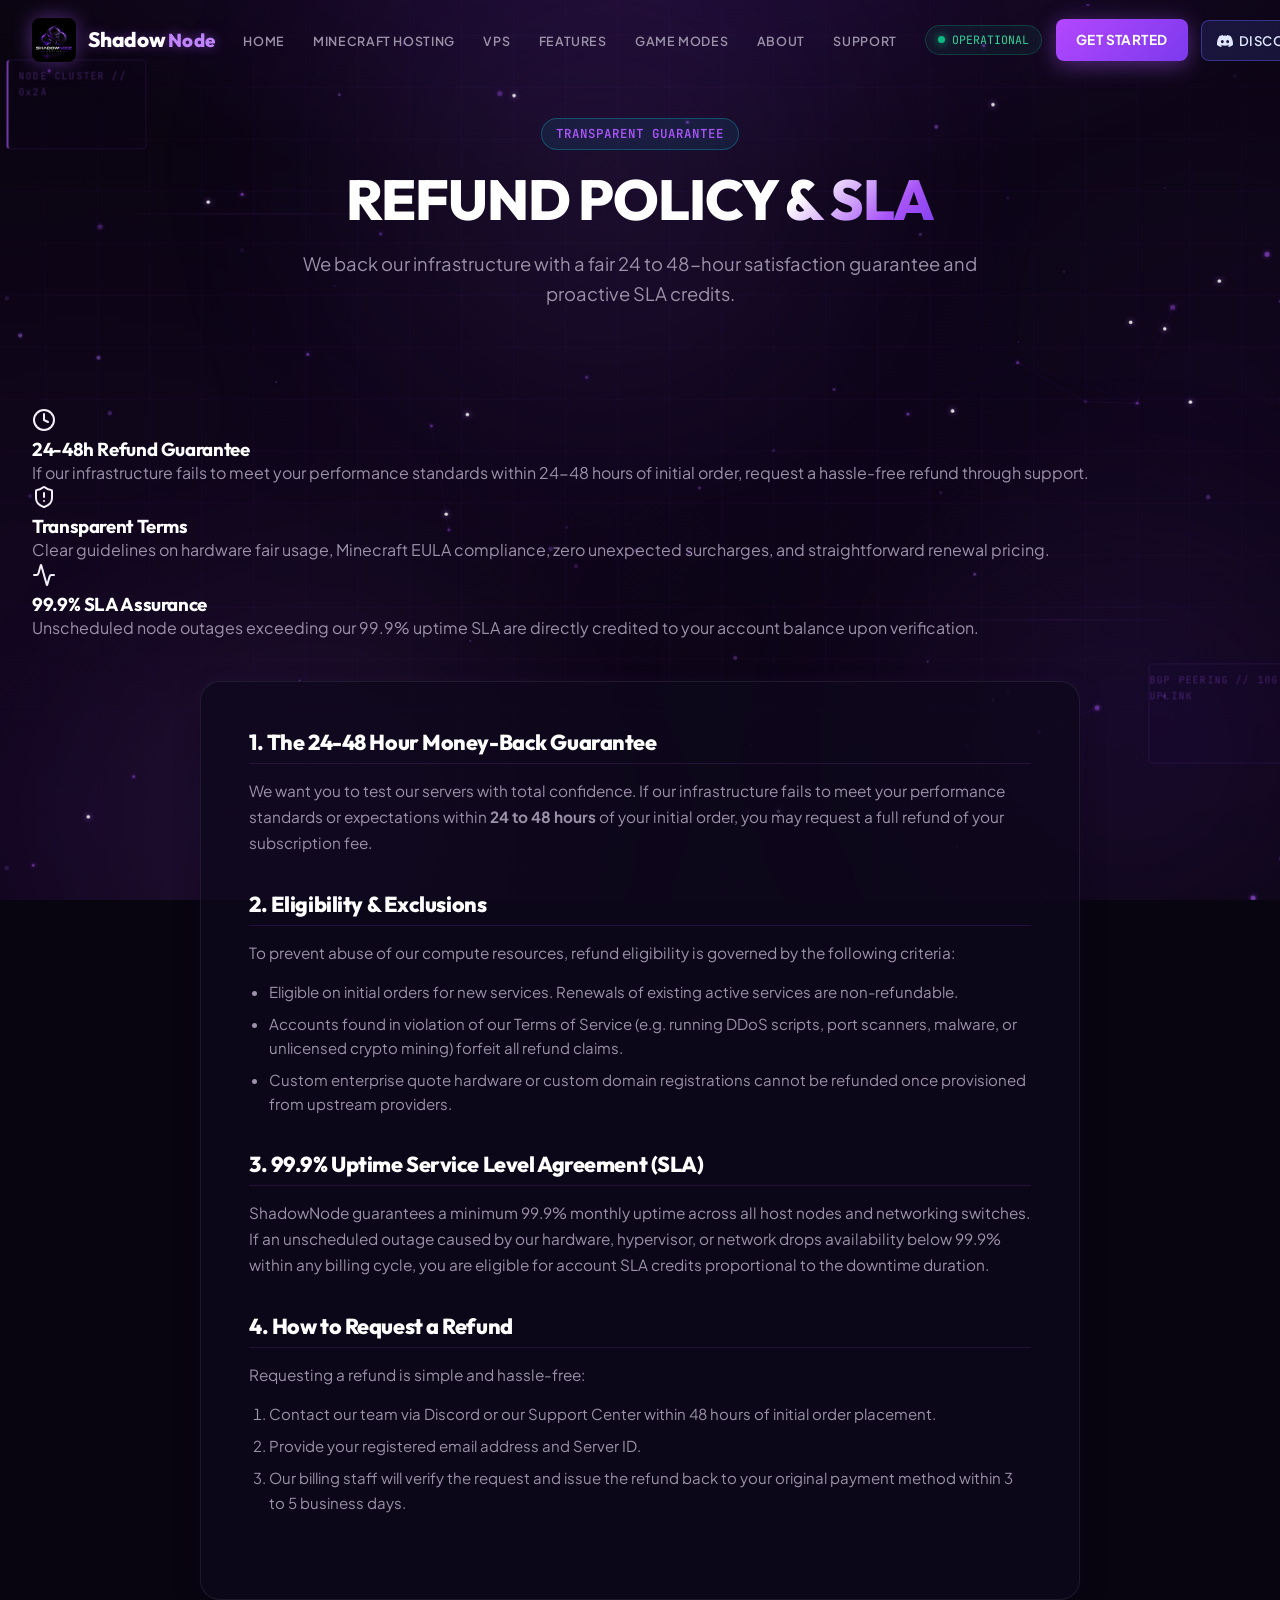
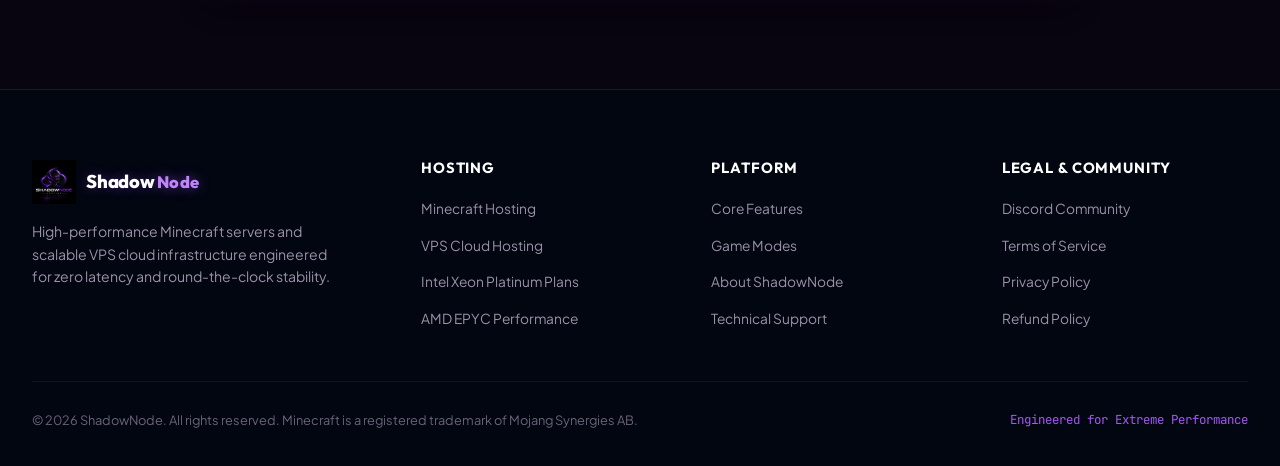
<file: Test/refund.html>
<!DOCTYPE html>
<html lang="en">
<head>
  <meta charset="UTF-8">
  <meta name="viewport" content="width=device-width, initial-scale=1.0">
  <title>Refund Policy & SLA | ShadowNode</title>
  <meta name="description" content="Official Refund Policy and Service Level Agreement (SLA) for ShadowNode. Transparent 24-48 hour money-back guarantee and uptime credit guidelines.">
  <link rel="icon" type="image/svg+xml" href="assets/favicon.svg">

  <link rel="preconnect" href="https://fonts.googleapis.com">
  <link rel="preconnect" href="https://fonts.gstatic.com" crossorigin>
  <link href="https://fonts.googleapis.com/css2?family=JetBrains+Mono:wght@400;600;700&family=Outfit:wght@600;700;800&family=Plus+Jakarta+Sans:wght@400;500;600;700;800&display=swap" rel="stylesheet">

  <link rel="stylesheet" href="css/variables.css">
  <link rel="stylesheet" href="css/base.css">
  <link rel="stylesheet" href="css/background.css">
  <link rel="stylesheet" href="css/cursor.css">
  <link rel="stylesheet" href="css/navbar.css">
  <link rel="stylesheet" href="css/hero.css">
  <link rel="stylesheet" href="css/sections.css">
  <link rel="stylesheet" href="css/modal.css">
</head>
<body>

  <div class="custom-cursor-core" aria-hidden="true"></div>
  <div class="custom-cursor-ring" aria-hidden="true"></div>

  <div class="bg-experience" aria-hidden="true">
    <div class="bg-layer-1-atmosphere"></div>
    <div class="bg-layer-2-lightfield">
      <div class="lightfield-orb orb-primary"></div>
      <div class="lightfield-orb orb-secondary"></div>
      <div class="lightfield-orb orb-tertiary"></div>
    </div>
    <div class="bg-layer-3-grid"></div>
    <div class="bg-layer-4-shapes">
      <div class="tech-schematic schematic-box-1"></div>
      <div class="tech-schematic schematic-box-2"></div>
      <div class="schematic-busline busline-1"></div>
      <div class="schematic-busline busline-2"></div>
    </div>
    <canvas id="bgNetworkCanvas" class="bg-layer-5-network"></canvas>
    <canvas id="bgParticlesCanvas" class="bg-layer-6-particles"></canvas>
  </div>

  <header class="navbar" id="mainNavbar">
    <div class="nav-container">
      <a href="index.html" class="brand-link" aria-label="ShadowNode Home">
        <img src="assets/logo.png" alt="ShadowNode Logo" class="brand-logo-img">
        <span class="brand-text"><span class="brand-name">Shadow</span><span class="brand-sub">Node</span></span>
      </a>

      <nav>
        <ul class="nav-menu" id="navMenu">
          <li class="nav-item"><a href="index.html" class="nav-link">Home</a></li>
          <li class="nav-item"><a href="minecraft.html" class="nav-link">Minecraft Hosting</a></li>
          <li class="nav-item"><a href="vps.html" class="nav-link">VPS</a></li>
          <li class="nav-item"><a href="features.html" class="nav-link">Features</a></li>
          <li class="nav-item"><a href="game-modes.html" class="nav-link">Game Modes</a></li>
          <li class="nav-item"><a href="about.html" class="nav-link">About</a></li>
          <li class="nav-item"><a href="support.html" class="nav-link">Support</a></li>
        </ul>
      </nav>

      <div class="nav-actions">
        <div class="nav-status-pill">
          <span class="status-dot"></span>
          <span>OPERATIONAL</span>
        </div>
        <a href="minecraft.html" class="btn btn-primary btn-sm btn-glow">Get Started</a>
        <a href="https://discord.gg/qsGp3FyNAK" target="_blank" rel="noopener noreferrer" class="btn btn-secondary btn-sm nav-btn-discord">
          <svg xmlns="http://www.w3.org/2000/svg" viewBox="0 0 24 24"><path d="M20.317 4.37a19.791 19.791 0 0 0-4.885-1.515.074.074 0 0 0-.079.037c-.21.375-.444.864-.608 1.25a18.27 18.27 0 0 0-5.487 0 12.64 12.64 0 0 0-.617-1.25.077.077 0 0 0-.079-.037A19.736 19.736 0 0 0 3.677 4.37a.07.07 0 0 0-.032.027C.533 9.046-.32 13.58.099 18.057a.082.082 0 0 0 .031.057 19.9 19.9 0 0 0 5.993 3.03.078.078 0 0 0 .084-.028c.462-.63.874-1.295 1.226-1.994.021-.041.001-.09-.041-.106a13.107 13.107 0 0 1-1.872-.892.077.077 0 0 1-.008-.128 10.2 10.2 0 0 0 .372-.292.074.074 0 0 1 .077-.01c3.929 1.793 8.18 1.793 12.061 0a.074.074 0 0 1 .078.01c.12.098.246.198.373.292a.077.077 0 0 1-.006.127 12.299 12.299 0 0 1-1.873.894.077.077 0 0 0-.041.107c.36.698.772 1.362 1.225 1.993a.076.076 0 0 0 .084.028 19.839 19.839 0 0 0 6.002-3.03.077.077 0 0 0 .032-.054c.5-5.177-.838-9.674-3.549-13.66a.061.061 0 0 0-.031-.028zM8.02 15.33c-1.183 0-2.157-1.085-2.157-2.419 0-1.333.956-2.419 2.157-2.419 1.21 0 2.176 1.096 2.157 2.42 0 1.333-.956 2.418-2.157 2.418zm7.975 0c-1.183 0-2.157-1.085-2.157-2.419 0-1.333.955-2.419 2.157-2.419 1.21 0 2.176 1.096 2.157 2.42 0 1.333-.946 2.418-2.157 2.418z"/></svg>
          <span>Discord</span>
        </a>
        <button class="nav-toggle" id="navToggle" aria-label="Toggle navigation menu" aria-expanded="false">
          <span></span><span></span><span></span>
        </button>
      </div>
    </div>
  </header>

  <main>
    <section class="page-hero">
      <div class="container page-hero-container">
        <div class="page-hero-badge"><span>TRANSPARENT GUARANTEE</span></div>
        <h1 class="page-hero-title">REFUND POLICY <span class="text-gradient">& SLA</span></h1>
        <p class="page-hero-desc">We back our infrastructure with a fair 24 to 48-hour satisfaction guarantee and proactive SLA credits.</p>
      </div>
    </section>

    <section class="section" style="padding-top: 10px;">
      <div class="container">
        <!-- 3 Highlight Policy Cards -->
        <div class="policy-grid" style="margin-bottom: 40px;" id="policyGrid">
          <!-- Populated by js/main.js -->
        </div>

        <div class="legal-document">
          <div class="legal-section">
            <h2 class="legal-section-title">1. The 24-48 Hour Money-Back Guarantee</h2>
            <p class="legal-paragraph">
              We want you to test our servers with total confidence. If our infrastructure fails to meet your performance standards or expectations within <strong>24 to 48 hours</strong> of your initial order, you may request a full refund of your subscription fee.
            </p>
          </div>

          <div class="legal-section">
            <h2 class="legal-section-title">2. Eligibility & Exclusions</h2>
            <p class="legal-paragraph">
              To prevent abuse of our compute resources, refund eligibility is governed by the following criteria:
            </p>
            <ul class="legal-list">
              <li>Eligible on initial orders for new services. Renewals of existing active services are non-refundable.</li>
              <li>Accounts found in violation of our Terms of Service (e.g. running DDoS scripts, port scanners, malware, or unlicensed crypto mining) forfeit all refund claims.</li>
              <li>Custom enterprise quote hardware or custom domain registrations cannot be refunded once provisioned from upstream providers.</li>
            </ul>
          </div>

          <div class="legal-section">
            <h2 class="legal-section-title">3. 99.9% Uptime Service Level Agreement (SLA)</h2>
            <p class="legal-paragraph">
              ShadowNode guarantees a minimum 99.9% monthly uptime across all host nodes and networking switches. If an unscheduled outage caused by our hardware, hypervisor, or network drops availability below 99.9% within any billing cycle, you are eligible for account SLA credits proportional to the downtime duration.
            </p>
          </div>

          <div class="legal-section">
            <h2 class="legal-section-title">4. How to Request a Refund</h2>
            <p class="legal-paragraph">
              Requesting a refund is simple and hassle-free:
            </p>
            <ol class="legal-list" style="list-style-type: decimal; padding-left: 20px;">
              <li>Contact our team via Discord or our Support Center within 48 hours of initial order placement.</li>
              <li>Provide your registered email address and Server ID.</li>
              <li>Our billing staff will verify the request and issue the refund back to your original payment method within 3 to 5 business days.</li>
            </ol>
          </div>
        </div>
      </div>
    </section>
  </main>

  <footer class="footer">
    <div class="container">
      <div class="footer-grid">
        <div class="footer-brand">
          <div style="display: flex; align-items: center; gap: 10px; margin-bottom: 14px;">
            <img src="assets/logo.png" alt="ShadowNode Logo" style="height: 44px; width: auto;">
            <span class="brand-text" style="font-size: 1.15rem;"><span class="brand-name">Shadow</span><span class="brand-sub">Node</span></span>
          </div>
          <p>High-performance Minecraft servers and scalable VPS cloud infrastructure engineered for zero latency and round-the-clock stability.</p>
        </div>
        <div>
          <h4 class="footer-col-title">Hosting</h4>
          <ul class="footer-links">
            <li><a href="minecraft.html">Minecraft Hosting</a></li>
            <li><a href="vps.html">VPS Cloud Hosting</a></li>
            <li><a href="minecraft.html">Intel Xeon Platinum Plans</a></li>
            <li><a href="minecraft.html">AMD EPYC Performance</a></li>
          </ul>
        </div>
        <div>
          <h4 class="footer-col-title">Platform</h4>
          <ul class="footer-links">
            <li><a href="features.html">Core Features</a></li>
            <li><a href="game-modes.html">Game Modes</a></li>
            <li><a href="about.html">About ShadowNode</a></li>
            <li><a href="support.html">Technical Support</a></li>
          </ul>
        </div>
        <div>
          <h4 class="footer-col-title">Legal & Community</h4>
          <ul class="footer-links">
            <li><a href="https://discord.gg/qsGp3FyNAK" target="_blank" rel="noopener noreferrer">Discord Community</a></li>
            <li><a href="terms.html">Terms of Service</a></li>
            <li><a href="privacy.html">Privacy Policy</a></li>
            <li><a href="refund.html">Refund Policy</a></li>
          </ul>
        </div>
      </div>
      <div class="footer-bottom">
        <div>&copy; 2026 ShadowNode. All rights reserved. Minecraft is a registered trademark of Mojang Synergies AB.</div>
        <div style="font-family: var(--font-mono); font-size: 0.78rem; color: var(--cyan-primary);">Engineered for Extreme Performance</div>
      </div>
    </div>
  </footer>

  <script src="js/data.js"></script>
  <script src="js/background.js"></script>
  <script src="js/cursor.js"></script>
  <script src="js/main.js"></script>
</body>
</html>
</file>
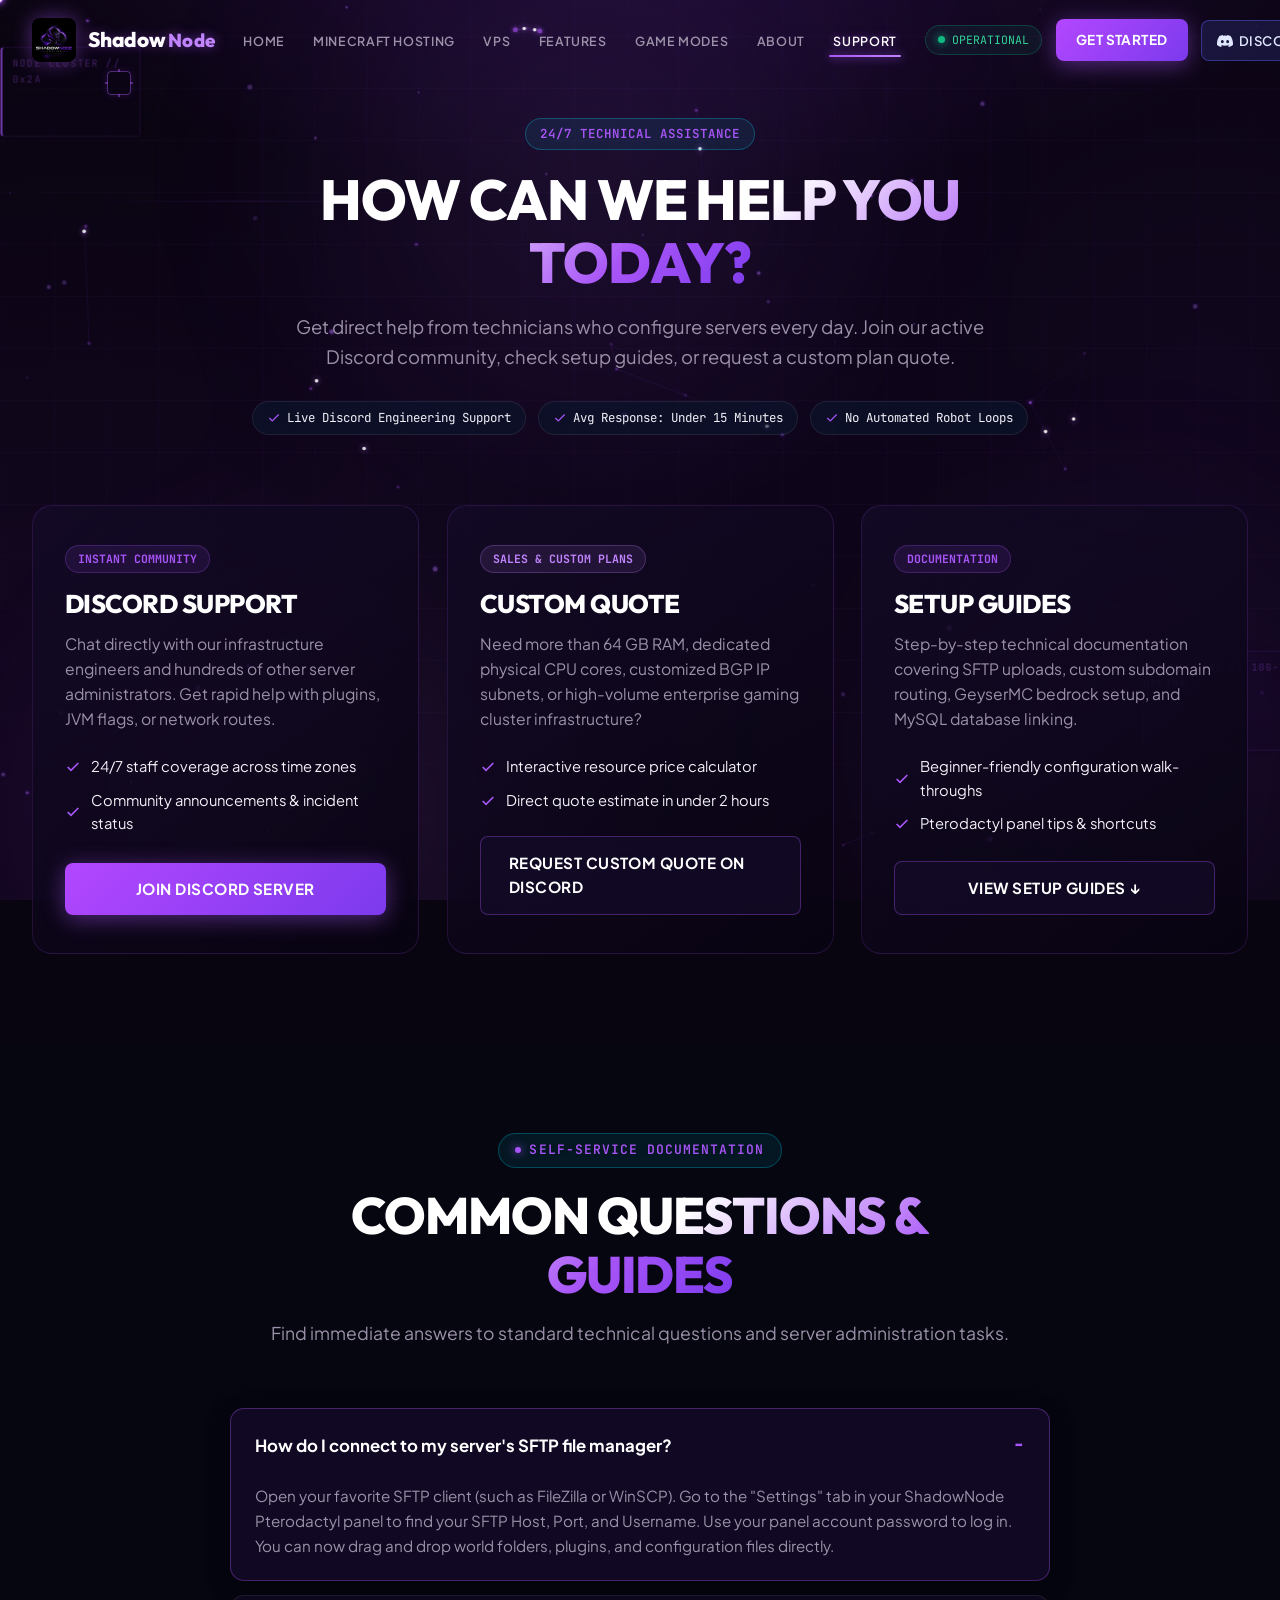
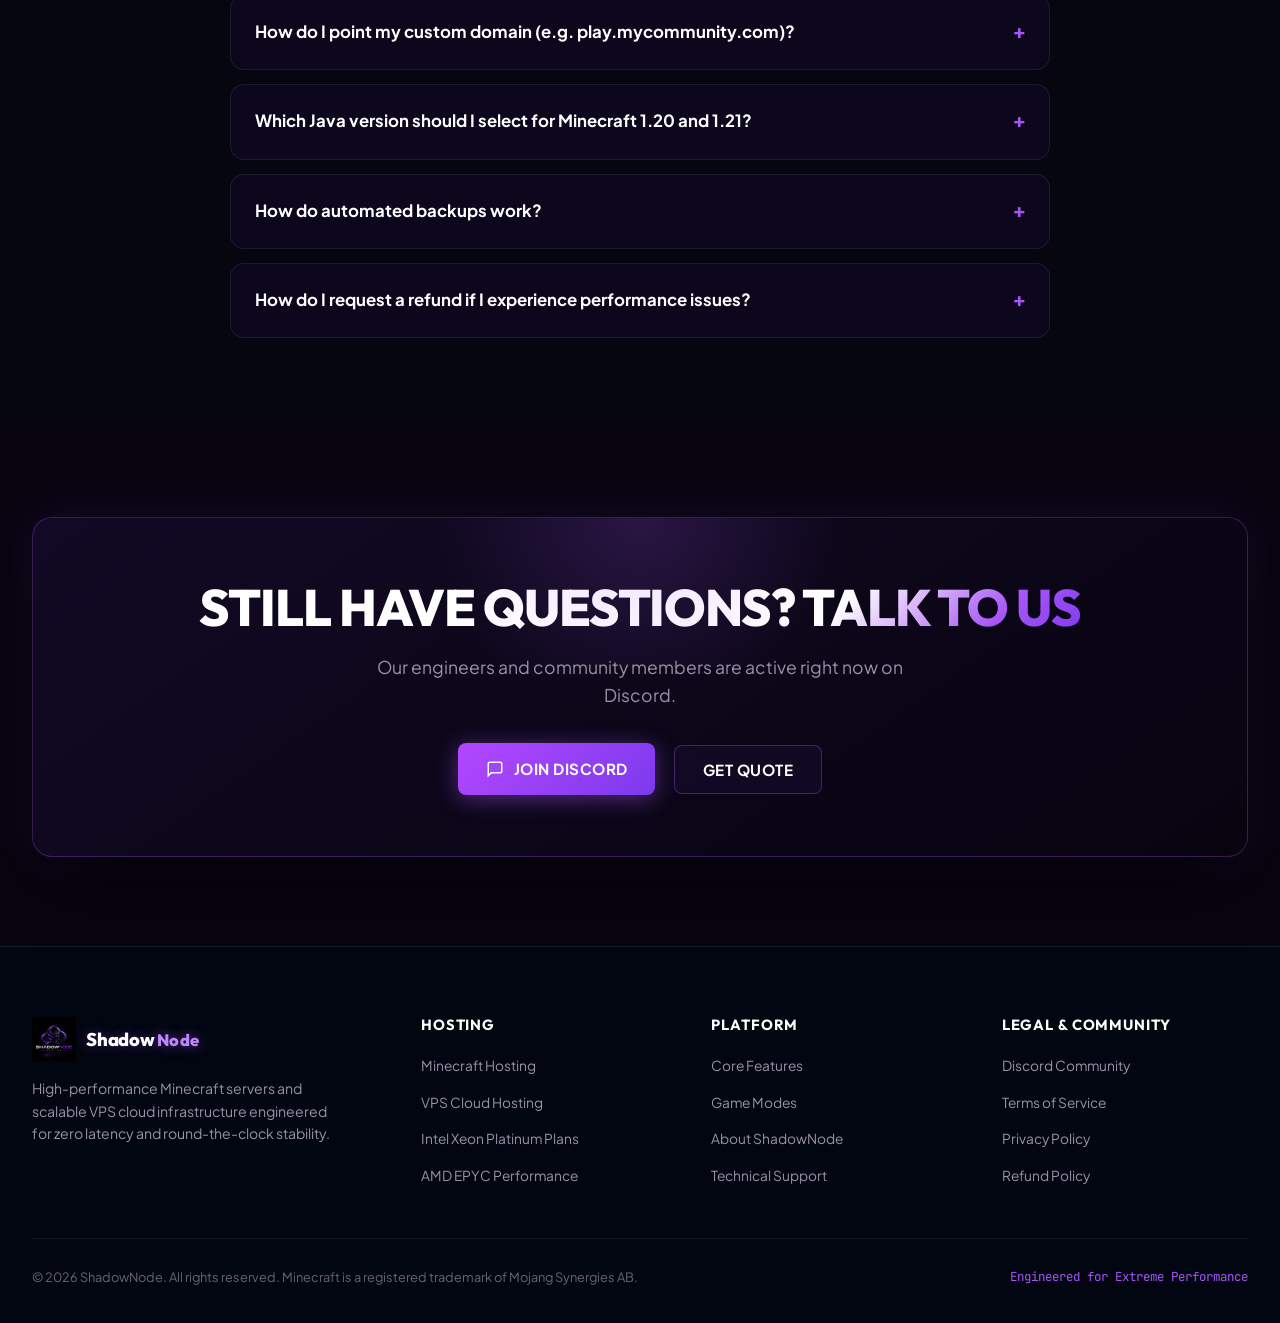
<file: Test/support.html>
<!DOCTYPE html>
<html lang="en">
<head>
  <meta charset="UTF-8">
  <meta name="viewport" content="width=device-width, initial-scale=1.0">
  <title>Support & Help Center | ShadowNode</title>
  <meta name="description" content="Get 24/7 technical assistance for your Minecraft and VPS server. Discord community support, knowledge base guides, and custom hosting inquiries.">
  <link rel="icon" type="image/svg+xml" href="assets/favicon.svg">

  <!-- Open Graph -->
  <meta property="og:type" content="website">
  <meta property="og:title" content="Support & Help Center | ShadowNode">
  <meta property="og:description" content="Direct technician support via Discord, comprehensive knowledge base guides, and instant custom quotes.">
  <meta property="og:image" content="assets/logo.png">
  <meta name="theme-color" content="#050B14">

  <!-- Google Fonts -->
  <link rel="preconnect" href="https://fonts.googleapis.com">
  <link rel="preconnect" href="https://fonts.gstatic.com" crossorigin>
  <link href="https://fonts.googleapis.com/css2?family=JetBrains+Mono:wght@400;600;700&family=Outfit:wght@600;700;800&family=Plus+Jakarta+Sans:wght@400;500;600;700;800&display=swap" rel="stylesheet">

  <!-- Stylesheets -->
  <link rel="stylesheet" href="css/variables.css">
  <link rel="stylesheet" href="css/base.css">
  <link rel="stylesheet" href="css/background.css">
  <link rel="stylesheet" href="css/cursor.css">
  <link rel="stylesheet" href="css/navbar.css">
  <link rel="stylesheet" href="css/hero.css">
  <link rel="stylesheet" href="css/pricing.css">
  <link rel="stylesheet" href="css/sections.css">
  <link rel="stylesheet" href="css/modal.css">
</head>
<body>

  <!-- Custom Geometric Reticle Cursor (Desktop Only) -->
  <div class="custom-cursor-core" aria-hidden="true"></div>
  <div class="custom-cursor-ring" aria-hidden="true"></div>

  <!-- Signature Interactive 6-Layer Mouse-Parallax Background -->
  <div class="bg-experience" aria-hidden="true">
    <div class="bg-layer-1-atmosphere"></div>
    <div class="bg-layer-2-lightfield">
      <div class="lightfield-orb orb-primary"></div>
      <div class="lightfield-orb orb-secondary"></div>
      <div class="lightfield-orb orb-tertiary"></div>
    </div>
    <div class="bg-layer-3-grid"></div>
    <div class="bg-layer-4-shapes">
      <div class="tech-schematic schematic-box-1"></div>
      <div class="tech-schematic schematic-box-2"></div>
      <div class="schematic-busline busline-1"></div>
      <div class="schematic-busline busline-2"></div>
    </div>
    <canvas id="bgNetworkCanvas" class="bg-layer-5-network"></canvas>
    <canvas id="bgParticlesCanvas" class="bg-layer-6-particles"></canvas>
  </div>

  <!-- Global Sticky Navbar -->
  <header class="navbar" id="mainNavbar">
    <div class="nav-container">
      <a href="index.html" class="brand-link" aria-label="ShadowNode Home">
        <img src="assets/logo.png" alt="ShadowNode Logo" class="brand-logo-img">
        <span class="brand-text"><span class="brand-name">Shadow</span><span class="brand-sub">Node</span></span>
      </a>

      <nav>
        <ul class="nav-menu" id="navMenu">
          <li class="nav-item"><a href="index.html" class="nav-link">Home</a></li>
          <li class="nav-item"><a href="minecraft.html" class="nav-link">Minecraft Hosting</a></li>
          <li class="nav-item"><a href="vps.html" class="nav-link">VPS</a></li>
          <li class="nav-item"><a href="features.html" class="nav-link">Features</a></li>
          <li class="nav-item"><a href="game-modes.html" class="nav-link">Game Modes</a></li>
          <li class="nav-item"><a href="about.html" class="nav-link">About</a></li>
          <li class="nav-item"><a href="support.html" class="nav-link active">Support</a></li>
        </ul>
      </nav>

      <div class="nav-actions">
        <div class="nav-status-pill" title="Network health status">
          <span class="status-dot"></span>
          <span>OPERATIONAL</span>
        </div>
        <a href="minecraft.html" class="btn btn-primary btn-sm btn-glow">Get Started</a>
        <a href="https://discord.gg/qsGp3FyNAK" target="_blank" rel="noopener noreferrer" class="btn btn-secondary btn-sm nav-btn-discord">
          <svg xmlns="http://www.w3.org/2000/svg" viewBox="0 0 24 24"><path d="M20.317 4.37a19.791 19.791 0 0 0-4.885-1.515.074.074 0 0 0-.079.037c-.21.375-.444.864-.608 1.25a18.27 18.27 0 0 0-5.487 0 12.64 12.64 0 0 0-.617-1.25.077.077 0 0 0-.079-.037A19.736 19.736 0 0 0 3.677 4.37a.07.07 0 0 0-.032.027C.533 9.046-.32 13.58.099 18.057a.082.082 0 0 0 .031.057 19.9 19.9 0 0 0 5.993 3.03.078.078 0 0 0 .084-.028c.462-.63.874-1.295 1.226-1.994.021-.041.001-.09-.041-.106a13.107 13.107 0 0 1-1.872-.892.077.077 0 0 1-.008-.128 10.2 10.2 0 0 0 .372-.292.074.074 0 0 1 .077-.01c3.929 1.793 8.18 1.793 12.061 0a.074.074 0 0 1 .078.01c.12.098.246.198.373.292a.077.077 0 0 1-.006.127 12.299 12.299 0 0 1-1.873.894.077.077 0 0 0-.041.107c.36.698.772 1.362 1.225 1.993a.076.076 0 0 0 .084.028 19.839 19.839 0 0 0 6.002-3.03.077.077 0 0 0 .032-.054c.5-5.177-.838-9.674-3.549-13.66a.061.061 0 0 0-.031-.028zM8.02 15.33c-1.183 0-2.157-1.085-2.157-2.419 0-1.333.956-2.419 2.157-2.419 1.21 0 2.176 1.096 2.157 2.42 0 1.333-.956 2.418-2.157 2.418zm7.975 0c-1.183 0-2.157-1.085-2.157-2.419 0-1.333.955-2.419 2.157-2.419 1.21 0 2.176 1.096 2.157 2.42 0 1.333-.946 2.418-2.157 2.418z"/></svg>
          <span>Discord</span>
        </a>
        <button class="nav-toggle" id="navToggle" aria-label="Toggle navigation menu" aria-expanded="false">
          <span></span>
          <span></span>
          <span></span>
        </button>
      </div>
    </div>
  </header>

  <main>
    <!-- Dedicated Support Page Hero -->
    <section class="page-hero">
      <div class="container page-hero-container">
        <div class="page-hero-badge">
          <span>24/7 TECHNICAL ASSISTANCE</span>
        </div>
        <h1 class="page-hero-title">
          HOW CAN WE <span class="text-gradient">HELP YOU TODAY?</span>
        </h1>
        <p class="page-hero-desc">
          Get direct help from technicians who configure servers every day. Join our active Discord community, check setup guides, or request a custom plan quote.
        </p>

        <div class="page-hero-chips">
          <div class="page-chip">
            <svg xmlns="http://www.w3.org/2000/svg" viewBox="0 0 24 24" fill="none" stroke="currentColor" stroke-width="2"><polyline points="20 6 9 17 4 12"/></svg>
            <span>Live Discord Engineering Support</span>
          </div>
          <div class="page-chip">
            <svg xmlns="http://www.w3.org/2000/svg" viewBox="0 0 24 24" fill="none" stroke="currentColor" stroke-width="2"><polyline points="20 6 9 17 4 12"/></svg>
            <span>Avg Response: Under 15 Minutes</span>
          </div>
          <div class="page-chip">
            <svg xmlns="http://www.w3.org/2000/svg" viewBox="0 0 24 24" fill="none" stroke="currentColor" stroke-width="2"><polyline points="20 6 9 17 4 12"/></svg>
            <span>No Automated Robot Loops</span>
          </div>
        </div>
      </div>
    </section>

    <!-- 3 Support Channels (Large Clear Buttons, NO "CREATE A TICKET") -->
    <section class="section" style="padding-top: 10px;">
      <div class="container">
        <div class="products-split-grid" style="grid-template-columns: repeat(3, 1fr);">
          
          <!-- Channel 1: Discord -->
          <div class="product-showcase-card mc reveal-on-scroll">
            <div>
              <span class="product-card-badge">Instant Community</span>
              <h3 class="product-card-title" style="font-size: 1.6rem;">DISCORD SUPPORT</h3>
              <p class="product-card-desc">
                Chat directly with our infrastructure engineers and hundreds of other server administrators. Get rapid help with plugins, JVM flags, or network routes.
              </p>
              <ul class="product-feature-list" style="margin-bottom: 24px;">
                <li>
                  <svg xmlns="http://www.w3.org/2000/svg" viewBox="0 0 24 24" fill="none" stroke="currentColor" stroke-width="2.5"><polyline points="20 6 9 17 4 12"/></svg>
                  <span>24/7 staff coverage across time zones</span>
                </li>
                <li>
                  <svg xmlns="http://www.w3.org/2000/svg" viewBox="0 0 24 24" fill="none" stroke="currentColor" stroke-width="2.5"><polyline points="20 6 9 17 4 12"/></svg>
                  <span>Community announcements & incident status</span>
                </li>
              </ul>
            </div>
            <a href="https://discord.gg/qsGp3FyNAK" target="_blank" rel="noopener noreferrer" class="btn btn-primary btn-glow" style="width: 100%;">
              Join Discord Server
            </a>
          </div>

          <!-- Channel 2: Custom Quote Inquiry -->
          <div class="product-showcase-card vps reveal-on-scroll">
            <div>
              <span class="product-card-badge">Sales & Custom Plans</span>
              <h3 class="product-card-title" style="font-size: 1.6rem;">CUSTOM QUOTE</h3>
              <p class="product-card-desc">
                Need more than 64 GB RAM, dedicated physical CPU cores, customized BGP IP subnets, or high-volume enterprise gaming cluster infrastructure?
              </p>
              <ul class="product-feature-list" style="margin-bottom: 24px;">
                <li>
                  <svg xmlns="http://www.w3.org/2000/svg" viewBox="0 0 24 24" fill="none" stroke="currentColor" stroke-width="2.5"><polyline points="20 6 9 17 4 12"/></svg>
                  <span>Interactive resource price calculator</span>
                </li>
                <li>
                  <svg xmlns="http://www.w3.org/2000/svg" viewBox="0 0 24 24" fill="none" stroke="currentColor" stroke-width="2.5"><polyline points="20 6 9 17 4 12"/></svg>
                  <span>Direct quote estimate in under 2 hours</span>
                </li>
              </ul>
            </div>
            <a href="https://discord.gg/qsGp3FyNAK" target="_blank" rel="noopener noreferrer" class="btn btn-secondary" style="width: 100%;">
              Request Custom Quote on Discord
            </a>
          </div>

          <!-- Channel 3: Setup & Guides -->
          <div class="product-showcase-card mc reveal-on-scroll">
            <div>
              <span class="product-card-badge">Documentation</span>
              <h3 class="product-card-title" style="font-size: 1.6rem;">SETUP GUIDES</h3>
              <p class="product-card-desc">
                Step-by-step technical documentation covering SFTP uploads, custom subdomain routing, GeyserMC bedrock setup, and MySQL database linking.
              </p>
              <ul class="product-feature-list" style="margin-bottom: 24px;">
                <li>
                  <svg xmlns="http://www.w3.org/2000/svg" viewBox="0 0 24 24" fill="none" stroke="currentColor" stroke-width="2.5"><polyline points="20 6 9 17 4 12"/></svg>
                  <span>Beginner-friendly configuration walk-throughs</span>
                </li>
                <li>
                  <svg xmlns="http://www.w3.org/2000/svg" viewBox="0 0 24 24" fill="none" stroke="currentColor" stroke-width="2.5"><polyline points="20 6 9 17 4 12"/></svg>
                  <span>Pterodactyl panel tips & shortcuts</span>
                </li>
              </ul>
            </div>
            <a href="#guides" class="btn btn-secondary" style="width: 100%;">
              View Setup Guides &darr;
            </a>
          </div>

        </div>
      </div>
    </section>

    <!-- Getting Started & Common Questions Accordion -->
    <section class="section" id="guides" style="background: rgba(4, 9, 18, 0.5);">
      <div class="container">
        <div class="section-header">
          <div class="section-tag">Self-Service Documentation</div>
          <h2 class="section-title">COMMON <span class="text-gradient">QUESTIONS & GUIDES</span></h2>
          <p class="section-subtitle">
            Find immediate answers to standard technical questions and server administration tasks.
          </p>
        </div>

        <div class="faq-section">
          <details class="faq-item" open>
            <summary class="faq-question">How do I connect to my server's SFTP file manager?</summary>
            <div class="faq-answer">
              Open your favorite SFTP client (such as FileZilla or WinSCP). Go to the "Settings" tab in your ShadowNode Pterodactyl panel to find your SFTP Host, Port, and Username. Use your panel account password to log in. You can now drag and drop world folders, plugins, and configuration files directly.
            </div>
          </details>

          <details class="faq-item">
            <summary class="faq-question">How do I point my custom domain (e.g. play.mycommunity.com)?</summary>
            <div class="faq-answer">
              In your domain registrar's DNS management (Cloudflare, Namecheap, GoDaddy):
              <br>1. Create an <strong>A record</strong> pointing to your server's numeric IP address.
              <br>2. If your server is not running on the default 25565 port, create an <strong>SRV record</strong> with Service: <code>_minecraft</code>, Protocol: <code>_tcp</code>, Priority: <code>0</code>, Weight: <code>5</code>, Port: <code>[Your Server Port]</code>, Target: <code>[Your A Record]</code>.
            </div>
          </details>

          <details class="faq-item">
            <summary class="faq-question">Which Java version should I select for Minecraft 1.20 and 1.21?</summary>
            <div class="faq-answer">
              Minecraft 1.20.5 and 1.21+ require Java 21. For Minecraft 1.18 to 1.20.4, use Java 17. For 1.16.5 and older, use Java 11 or Java 8. You can switch Java runtimes with a single click in the "Startup" tab of our panel without reinstalling.
            </div>
          </details>

          <details class="faq-item">
            <summary class="faq-question">How do automated backups work?</summary>
            <div class="faq-answer">
              Under the "Backups" tab in the control panel, you can trigger immediate manual snapshots or establish scheduled cron backups (e.g., every 12 hours). Backups are compressed and stored securely off-site, leaving your server disk allocation unaffected.
            </div>
          </details>

          <details class="faq-item">
            <summary class="faq-question">How do I request a refund if I experience performance issues?</summary>
            <div class="faq-answer">
              We offer a straightforward 24 to 48-hour refund guarantee for initial service activations. Simply message our support staff on Discord or submit a request stating your server ID and email, and our team will process your refund promptly.
            </div>
          </details>
        </div>
      </div>
    </section>

    <!-- Final CTA Section -->
    <section class="section" id="cta">
      <div class="container">
        <div class="cta-box">
          <h2 class="cta-title">STILL HAVE QUESTIONS? <span class="text-gradient">TALK TO US</span></h2>
          <p class="cta-subtitle">
            Our engineers and community members are active right now on Discord.
          </p>
          <div class="cta-buttons">
            <a href="https://discord.gg/qsGp3FyNAK" target="_blank" rel="noopener noreferrer" class="btn btn-primary btn-glow">
              <svg xmlns="http://www.w3.org/2000/svg" width="18" height="18" viewBox="0 0 24 24" fill="none" stroke="currentColor" stroke-width="2"><path d="M21 15a2 2 0 0 1-2 2H7l-4 4V5a2 2 0 0 1 2-2h14a2 2 0 0 1 2 2z"/></svg>
              <span>Join Discord</span>
            </a>
            <button class="btn btn-secondary quote-trigger" onclick="window.minexModal?.open({type: 'custom'})">
              Get Quote
            </button>
          </div>
        </div>
      </div>
    </section>
  </main>

  <!-- Clean Global Footer -->
  <footer class="footer">
    <div class="container">
      <div class="footer-grid">
        <div class="footer-brand">
          <div style="display: flex; align-items: center; gap: 10px; margin-bottom: 14px;">
            <img src="assets/logo.png" alt="ShadowNode Logo" style="height: 44px; width: auto;">
            <span class="brand-text" style="font-size: 1.15rem;"><span class="brand-name">Shadow</span><span class="brand-sub">Node</span></span>
          </div>
          <p>
            High-performance Minecraft servers and scalable VPS cloud infrastructure engineered for zero latency and round-the-clock stability.
          </p>
        </div>

        <div>
          <h4 class="footer-col-title">Hosting</h4>
          <ul class="footer-links">
            <li><a href="minecraft.html">Minecraft Hosting</a></li>
            <li><a href="vps.html">VPS Cloud Hosting</a></li>
            <li><a href="minecraft.html">Intel Xeon Platinum Plans</a></li>
            <li><a href="minecraft.html">AMD EPYC Performance</a></li>
          </ul>
        </div>

        <div>
          <h4 class="footer-col-title">Platform</h4>
          <ul class="footer-links">
            <li><a href="features.html">Core Features</a></li>
            <li><a href="game-modes.html">Game Modes</a></li>
            <li><a href="about.html">About ShadowNode</a></li>
            <li><a href="support.html">Technical Support</a></li>
          </ul>
        </div>

        <div>
          <h4 class="footer-col-title">Legal & Community</h4>
          <ul class="footer-links">
            <li><a href="https://discord.gg/qsGp3FyNAK" target="_blank" rel="noopener noreferrer">Discord Community</a></li>
            <li><a href="terms.html">Terms of Service</a></li>
            <li><a href="privacy.html">Privacy Policy</a></li>
            <li><a href="refund.html">Refund Policy</a></li>
          </ul>
        </div>
      </div>

      <div class="footer-bottom">
        <div>&copy; 2026 ShadowNode. All rights reserved. Minecraft is a registered trademark of Mojang Synergies AB.</div>
        <div style="font-family: var(--font-mono); font-size: 0.78rem; color: var(--cyan-primary);">Engineered for Extreme Performance</div>
      </div>
    </div>
  </footer>

  <!-- Core Scripts -->
  <script src="js/data.js"></script>
  <script src="js/background.js"></script>
  <script src="js/cursor.js"></script>
  <script src="js/main.js"></script>

</body>
</html>
</file>
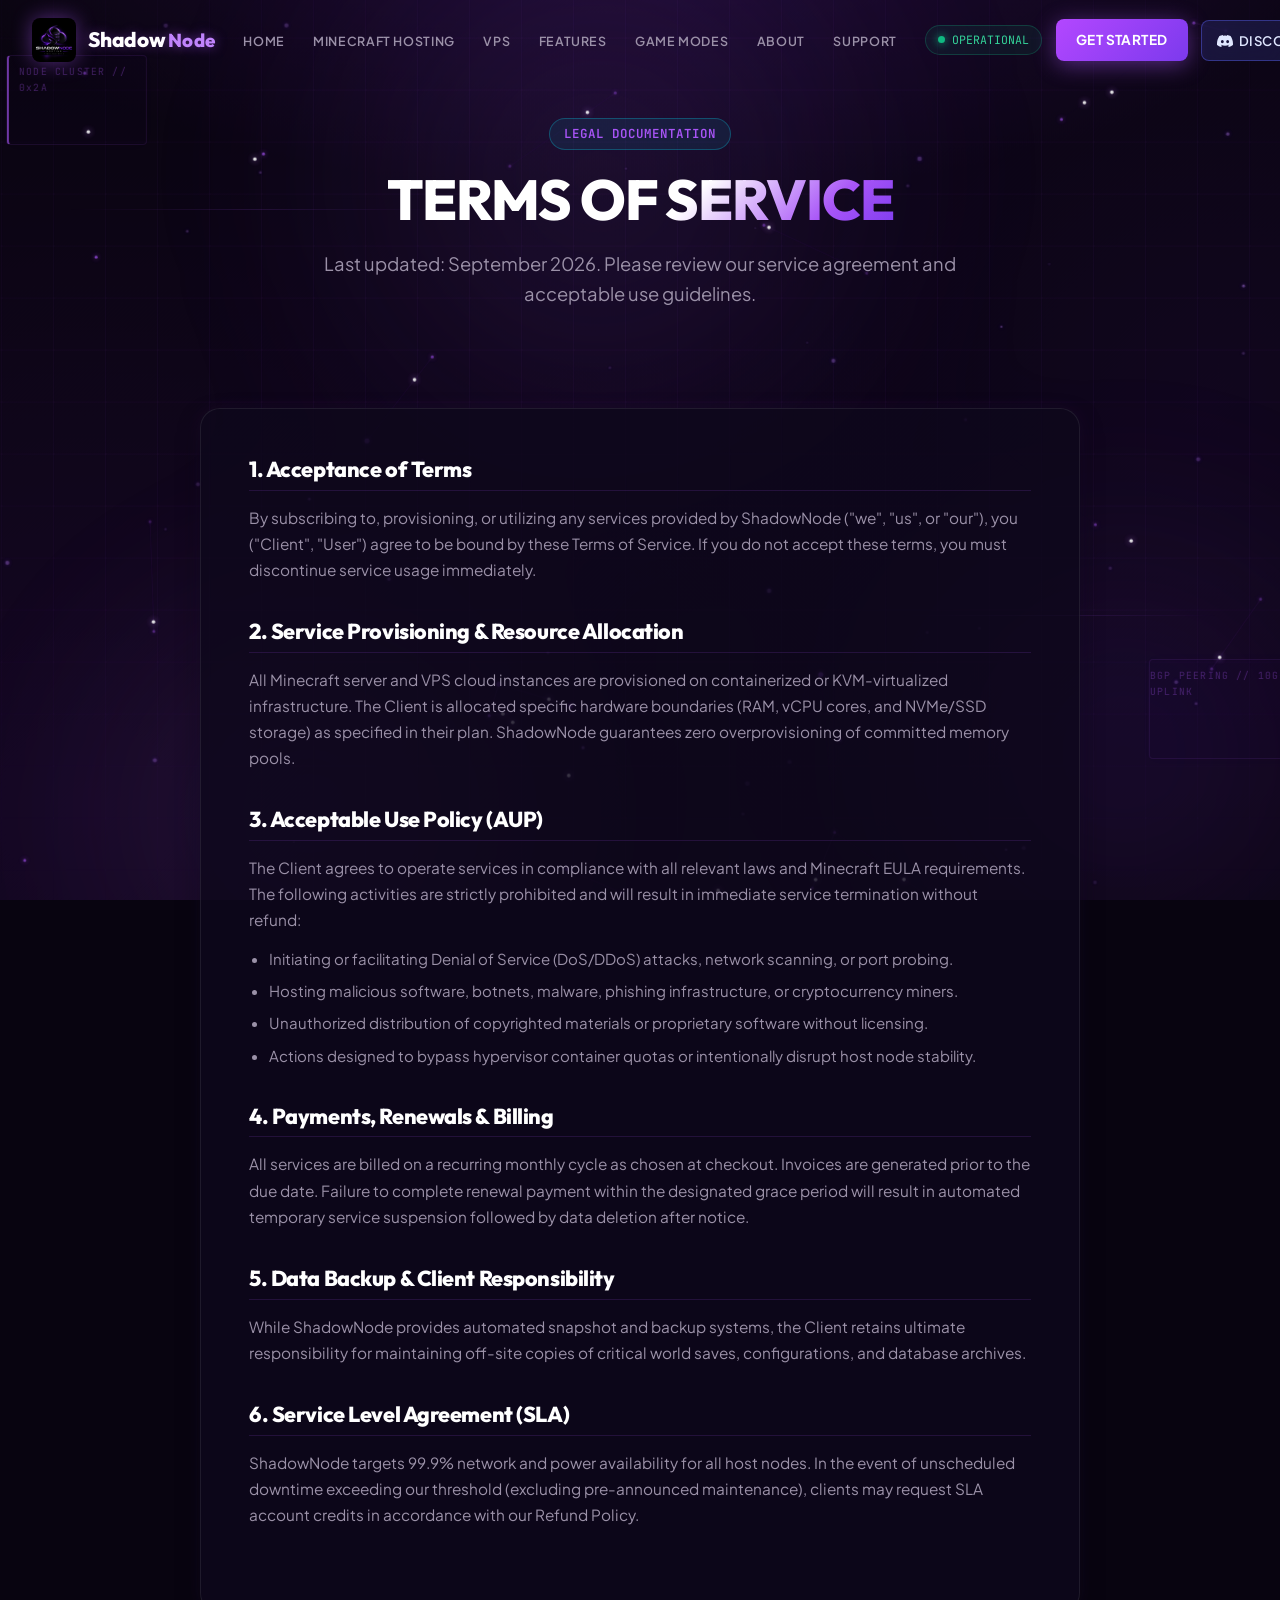
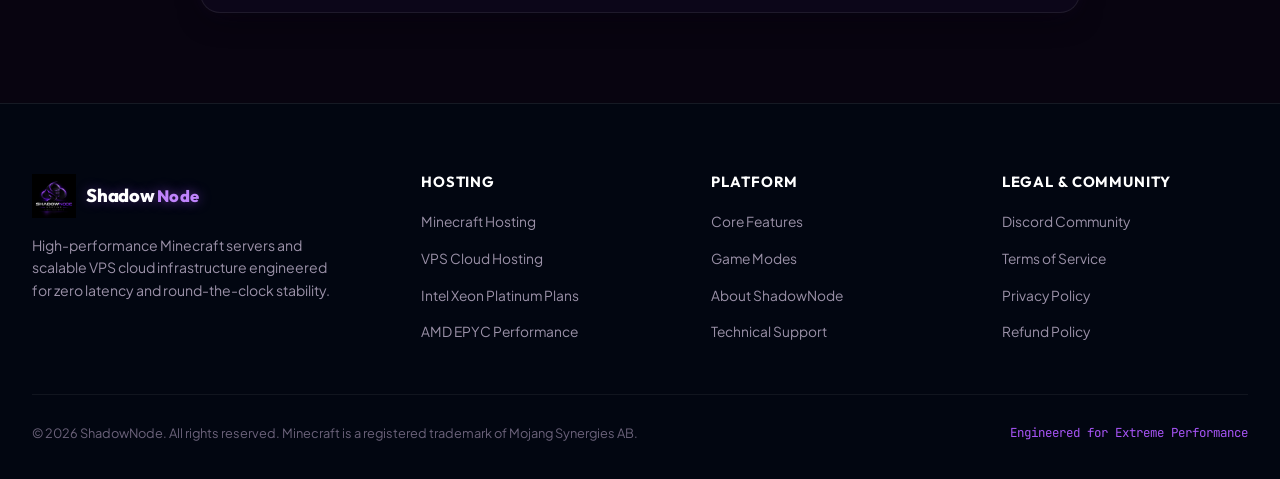
<file: Test/terms.html>
<!DOCTYPE html>
<html lang="en">
<head>
  <meta charset="UTF-8">
  <meta name="viewport" content="width=device-width, initial-scale=1.0">
  <title>Terms of Service | ShadowNode</title>
  <meta name="description" content="Official Terms of Service for ShadowNode Minecraft and VPS cloud services.">
  <link rel="icon" type="image/svg+xml" href="assets/favicon.svg">

  <link rel="preconnect" href="https://fonts.googleapis.com">
  <link rel="preconnect" href="https://fonts.gstatic.com" crossorigin>
  <link href="https://fonts.googleapis.com/css2?family=JetBrains+Mono:wght@400;600;700&family=Outfit:wght@600;700;800&family=Plus+Jakarta+Sans:wght@400;500;600;700;800&display=swap" rel="stylesheet">

  <link rel="stylesheet" href="css/variables.css">
  <link rel="stylesheet" href="css/base.css">
  <link rel="stylesheet" href="css/background.css">
  <link rel="stylesheet" href="css/cursor.css">
  <link rel="stylesheet" href="css/navbar.css">
  <link rel="stylesheet" href="css/hero.css">
  <link rel="stylesheet" href="css/sections.css">
  <link rel="stylesheet" href="css/modal.css">
</head>
<body>

  <div class="custom-cursor-core" aria-hidden="true"></div>
  <div class="custom-cursor-ring" aria-hidden="true"></div>

  <div class="bg-experience" aria-hidden="true">
    <div class="bg-layer-1-atmosphere"></div>
    <div class="bg-layer-2-lightfield">
      <div class="lightfield-orb orb-primary"></div>
      <div class="lightfield-orb orb-secondary"></div>
      <div class="lightfield-orb orb-tertiary"></div>
    </div>
    <div class="bg-layer-3-grid"></div>
    <div class="bg-layer-4-shapes">
      <div class="tech-schematic schematic-box-1"></div>
      <div class="tech-schematic schematic-box-2"></div>
      <div class="schematic-busline busline-1"></div>
      <div class="schematic-busline busline-2"></div>
    </div>
    <canvas id="bgNetworkCanvas" class="bg-layer-5-network"></canvas>
    <canvas id="bgParticlesCanvas" class="bg-layer-6-particles"></canvas>
  </div>

  <header class="navbar" id="mainNavbar">
    <div class="nav-container">
      <a href="index.html" class="brand-link" aria-label="ShadowNode Home">
        <img src="assets/logo.png" alt="ShadowNode Logo" class="brand-logo-img">
        <span class="brand-text"><span class="brand-name">Shadow</span><span class="brand-sub">Node</span></span>
      </a>

      <nav>
        <ul class="nav-menu" id="navMenu">
          <li class="nav-item"><a href="index.html" class="nav-link">Home</a></li>
          <li class="nav-item"><a href="minecraft.html" class="nav-link">Minecraft Hosting</a></li>
          <li class="nav-item"><a href="vps.html" class="nav-link">VPS</a></li>
          <li class="nav-item"><a href="features.html" class="nav-link">Features</a></li>
          <li class="nav-item"><a href="game-modes.html" class="nav-link">Game Modes</a></li>
          <li class="nav-item"><a href="about.html" class="nav-link">About</a></li>
          <li class="nav-item"><a href="support.html" class="nav-link">Support</a></li>
        </ul>
      </nav>

      <div class="nav-actions">
        <div class="nav-status-pill">
          <span class="status-dot"></span>
          <span>OPERATIONAL</span>
        </div>
        <a href="minecraft.html" class="btn btn-primary btn-sm btn-glow">Get Started</a>
        <a href="https://discord.gg/qsGp3FyNAK" target="_blank" rel="noopener noreferrer" class="btn btn-secondary btn-sm nav-btn-discord">
          <svg xmlns="http://www.w3.org/2000/svg" viewBox="0 0 24 24"><path d="M20.317 4.37a19.791 19.791 0 0 0-4.885-1.515.074.074 0 0 0-.079.037c-.21.375-.444.864-.608 1.25a18.27 18.27 0 0 0-5.487 0 12.64 12.64 0 0 0-.617-1.25.077.077 0 0 0-.079-.037A19.736 19.736 0 0 0 3.677 4.37a.07.07 0 0 0-.032.027C.533 9.046-.32 13.58.099 18.057a.082.082 0 0 0 .031.057 19.9 19.9 0 0 0 5.993 3.03.078.078 0 0 0 .084-.028c.462-.63.874-1.295 1.226-1.994.021-.041.001-.09-.041-.106a13.107 13.107 0 0 1-1.872-.892.077.077 0 0 1-.008-.128 10.2 10.2 0 0 0 .372-.292.074.074 0 0 1 .077-.01c3.929 1.793 8.18 1.793 12.061 0a.074.074 0 0 1 .078.01c.12.098.246.198.373.292a.077.077 0 0 1-.006.127 12.299 12.299 0 0 1-1.873.894.077.077 0 0 0-.041.107c.36.698.772 1.362 1.225 1.993a.076.076 0 0 0 .084.028 19.839 19.839 0 0 0 6.002-3.03.077.077 0 0 0 .032-.054c.5-5.177-.838-9.674-3.549-13.66a.061.061 0 0 0-.031-.028zM8.02 15.33c-1.183 0-2.157-1.085-2.157-2.419 0-1.333.956-2.419 2.157-2.419 1.21 0 2.176 1.096 2.157 2.42 0 1.333-.956 2.418-2.157 2.418zm7.975 0c-1.183 0-2.157-1.085-2.157-2.419 0-1.333.955-2.419 2.157-2.419 1.21 0 2.176 1.096 2.157 2.42 0 1.333-.946 2.418-2.157 2.418z"/></svg>
          <span>Discord</span>
        </a>
        <button class="nav-toggle" id="navToggle" aria-label="Toggle navigation menu" aria-expanded="false">
          <span></span><span></span><span></span>
        </button>
      </div>
    </div>
  </header>

  <main>
    <section class="page-hero">
      <div class="container page-hero-container">
        <div class="page-hero-badge"><span>LEGAL DOCUMENTATION</span></div>
        <h1 class="page-hero-title">TERMS OF <span class="text-gradient">SERVICE</span></h1>
        <p class="page-hero-desc">Last updated: September 2026. Please review our service agreement and acceptable use guidelines.</p>
      </div>
    </section>

    <section class="section" style="padding-top: 10px;">
      <div class="container">
        <div class="legal-document">
          <div class="legal-section">
            <h2 class="legal-section-title">1. Acceptance of Terms</h2>
            <p class="legal-paragraph">
              By subscribing to, provisioning, or utilizing any services provided by ShadowNode ("we", "us", or "our"), you ("Client", "User") agree to be bound by these Terms of Service. If you do not accept these terms, you must discontinue service usage immediately.
            </p>
          </div>

          <div class="legal-section">
            <h2 class="legal-section-title">2. Service Provisioning & Resource Allocation</h2>
            <p class="legal-paragraph">
              All Minecraft server and VPS cloud instances are provisioned on containerized or KVM-virtualized infrastructure. The Client is allocated specific hardware boundaries (RAM, vCPU cores, and NVMe/SSD storage) as specified in their plan. ShadowNode guarantees zero overprovisioning of committed memory pools.
            </p>
          </div>

          <div class="legal-section">
            <h2 class="legal-section-title">3. Acceptable Use Policy (AUP)</h2>
            <p class="legal-paragraph">
              The Client agrees to operate services in compliance with all relevant laws and Minecraft EULA requirements. The following activities are strictly prohibited and will result in immediate service termination without refund:
            </p>
            <ul class="legal-list">
              <li>Initiating or facilitating Denial of Service (DoS/DDoS) attacks, network scanning, or port probing.</li>
              <li>Hosting malicious software, botnets, malware, phishing infrastructure, or cryptocurrency miners.</li>
              <li>Unauthorized distribution of copyrighted materials or proprietary software without licensing.</li>
              <li>Actions designed to bypass hypervisor container quotas or intentionally disrupt host node stability.</li>
            </ul>
          </div>

          <div class="legal-section">
            <h2 class="legal-section-title">4. Payments, Renewals & Billing</h2>
            <p class="legal-paragraph">
              All services are billed on a recurring monthly cycle as chosen at checkout. Invoices are generated prior to the due date. Failure to complete renewal payment within the designated grace period will result in automated temporary service suspension followed by data deletion after notice.
            </p>
          </div>

          <div class="legal-section">
            <h2 class="legal-section-title">5. Data Backup & Client Responsibility</h2>
            <p class="legal-paragraph">
              While ShadowNode provides automated snapshot and backup systems, the Client retains ultimate responsibility for maintaining off-site copies of critical world saves, configurations, and database archives.
            </p>
          </div>

          <div class="legal-section">
            <h2 class="legal-section-title">6. Service Level Agreement (SLA)</h2>
            <p class="legal-paragraph">
              ShadowNode targets 99.9% network and power availability for all host nodes. In the event of unscheduled downtime exceeding our threshold (excluding pre-announced maintenance), clients may request SLA account credits in accordance with our Refund Policy.
            </p>
          </div>
        </div>
      </div>
    </section>
  </main>

  <footer class="footer">
    <div class="container">
      <div class="footer-grid">
        <div class="footer-brand">
          <div style="display: flex; align-items: center; gap: 10px; margin-bottom: 14px;">
            <img src="assets/logo.png" alt="ShadowNode Logo" style="height: 44px; width: auto;">
            <span class="brand-text" style="font-size: 1.15rem;"><span class="brand-name">Shadow</span><span class="brand-sub">Node</span></span>
          </div>
          <p>High-performance Minecraft servers and scalable VPS cloud infrastructure engineered for zero latency and round-the-clock stability.</p>
        </div>
        <div>
          <h4 class="footer-col-title">Hosting</h4>
          <ul class="footer-links">
            <li><a href="minecraft.html">Minecraft Hosting</a></li>
            <li><a href="vps.html">VPS Cloud Hosting</a></li>
            <li><a href="minecraft.html">Intel Xeon Platinum Plans</a></li>
            <li><a href="minecraft.html">AMD EPYC Performance</a></li>
          </ul>
        </div>
        <div>
          <h4 class="footer-col-title">Platform</h4>
          <ul class="footer-links">
            <li><a href="features.html">Core Features</a></li>
            <li><a href="game-modes.html">Game Modes</a></li>
            <li><a href="about.html">About ShadowNode</a></li>
            <li><a href="support.html">Technical Support</a></li>
          </ul>
        </div>
        <div>
          <h4 class="footer-col-title">Legal & Community</h4>
          <ul class="footer-links">
            <li><a href="https://discord.gg/qsGp3FyNAK" target="_blank" rel="noopener noreferrer">Discord Community</a></li>
            <li><a href="terms.html">Terms of Service</a></li>
            <li><a href="privacy.html">Privacy Policy</a></li>
            <li><a href="refund.html">Refund Policy</a></li>
          </ul>
        </div>
      </div>
      <div class="footer-bottom">
        <div>&copy; 2026 ShadowNode. All rights reserved. Minecraft is a registered trademark of Mojang Synergies AB.</div>
        <div style="font-family: var(--font-mono); font-size: 0.78rem; color: var(--cyan-primary);">Engineered for Extreme Performance</div>
      </div>
    </div>
  </footer>

  <script src="js/data.js"></script>
  <script src="js/background.js"></script>
  <script src="js/cursor.js"></script>
  <script src="js/main.js"></script>
</body>
</html>
</file>
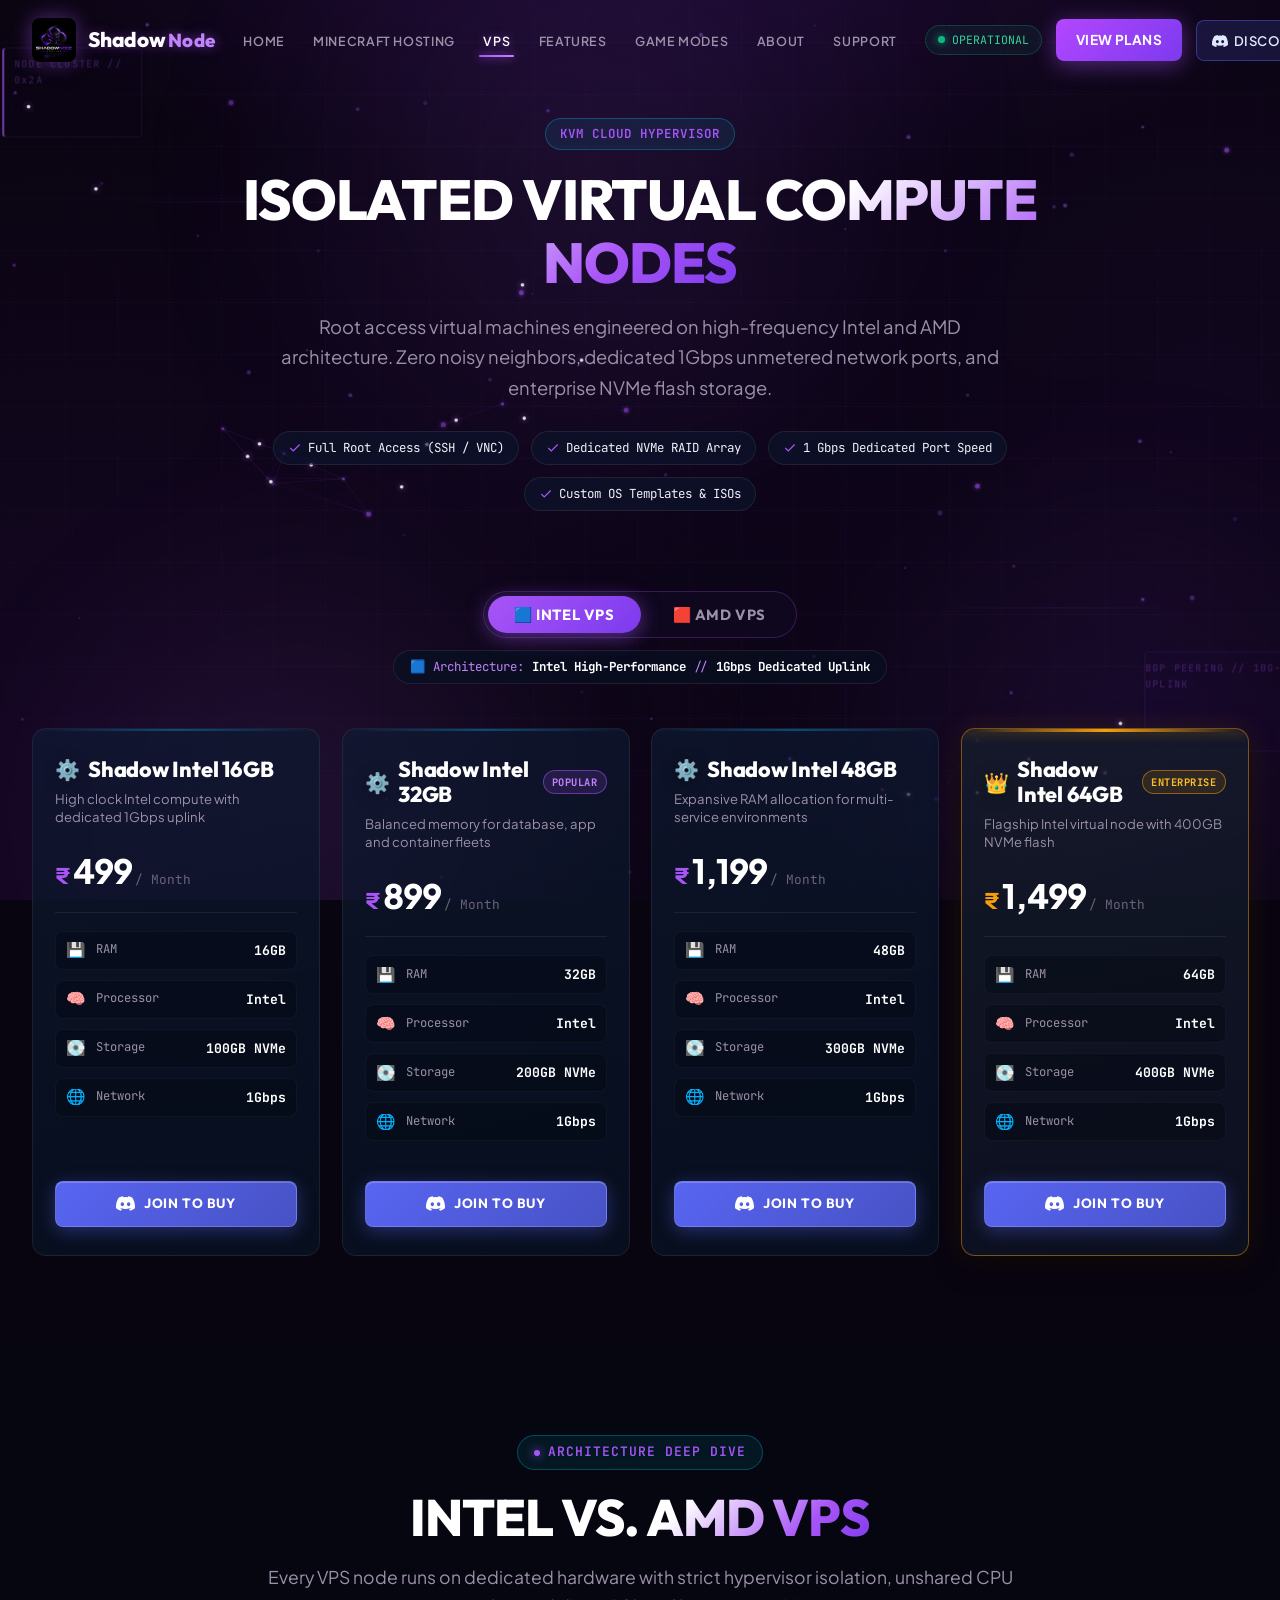
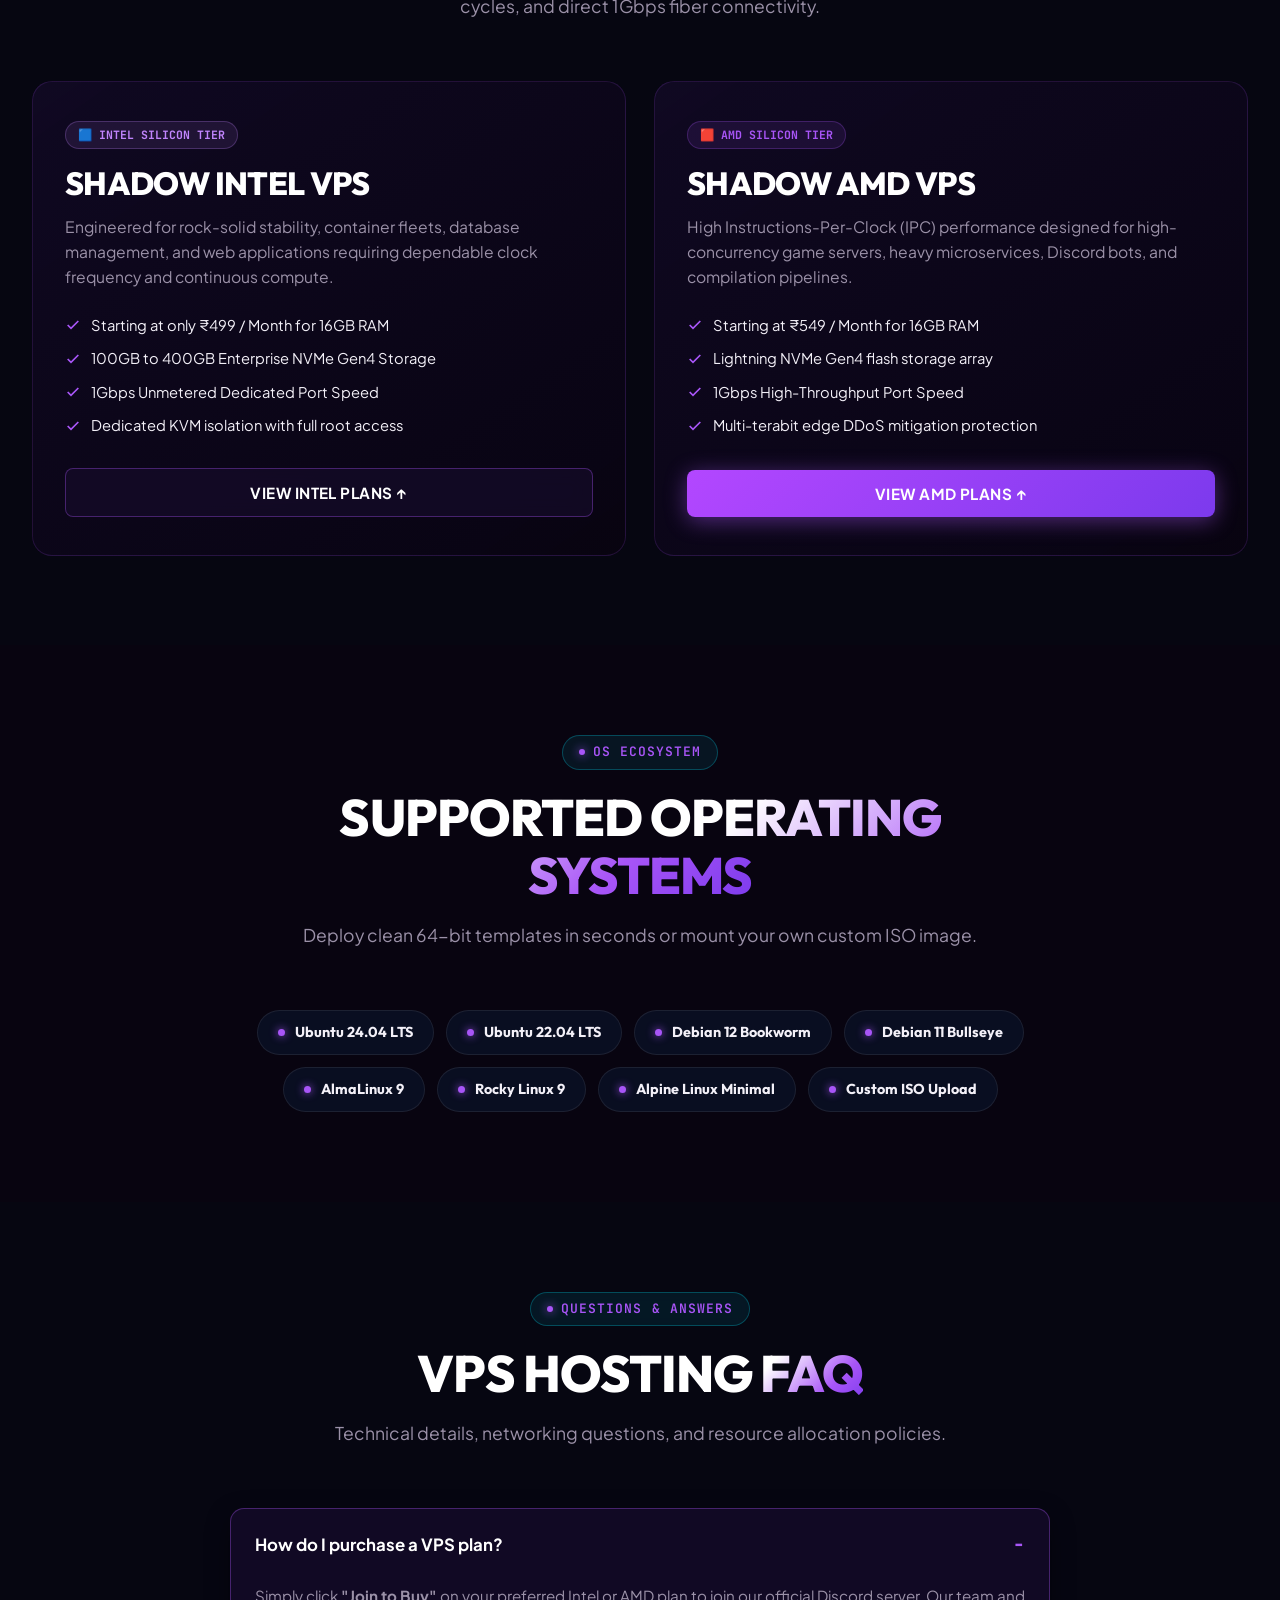
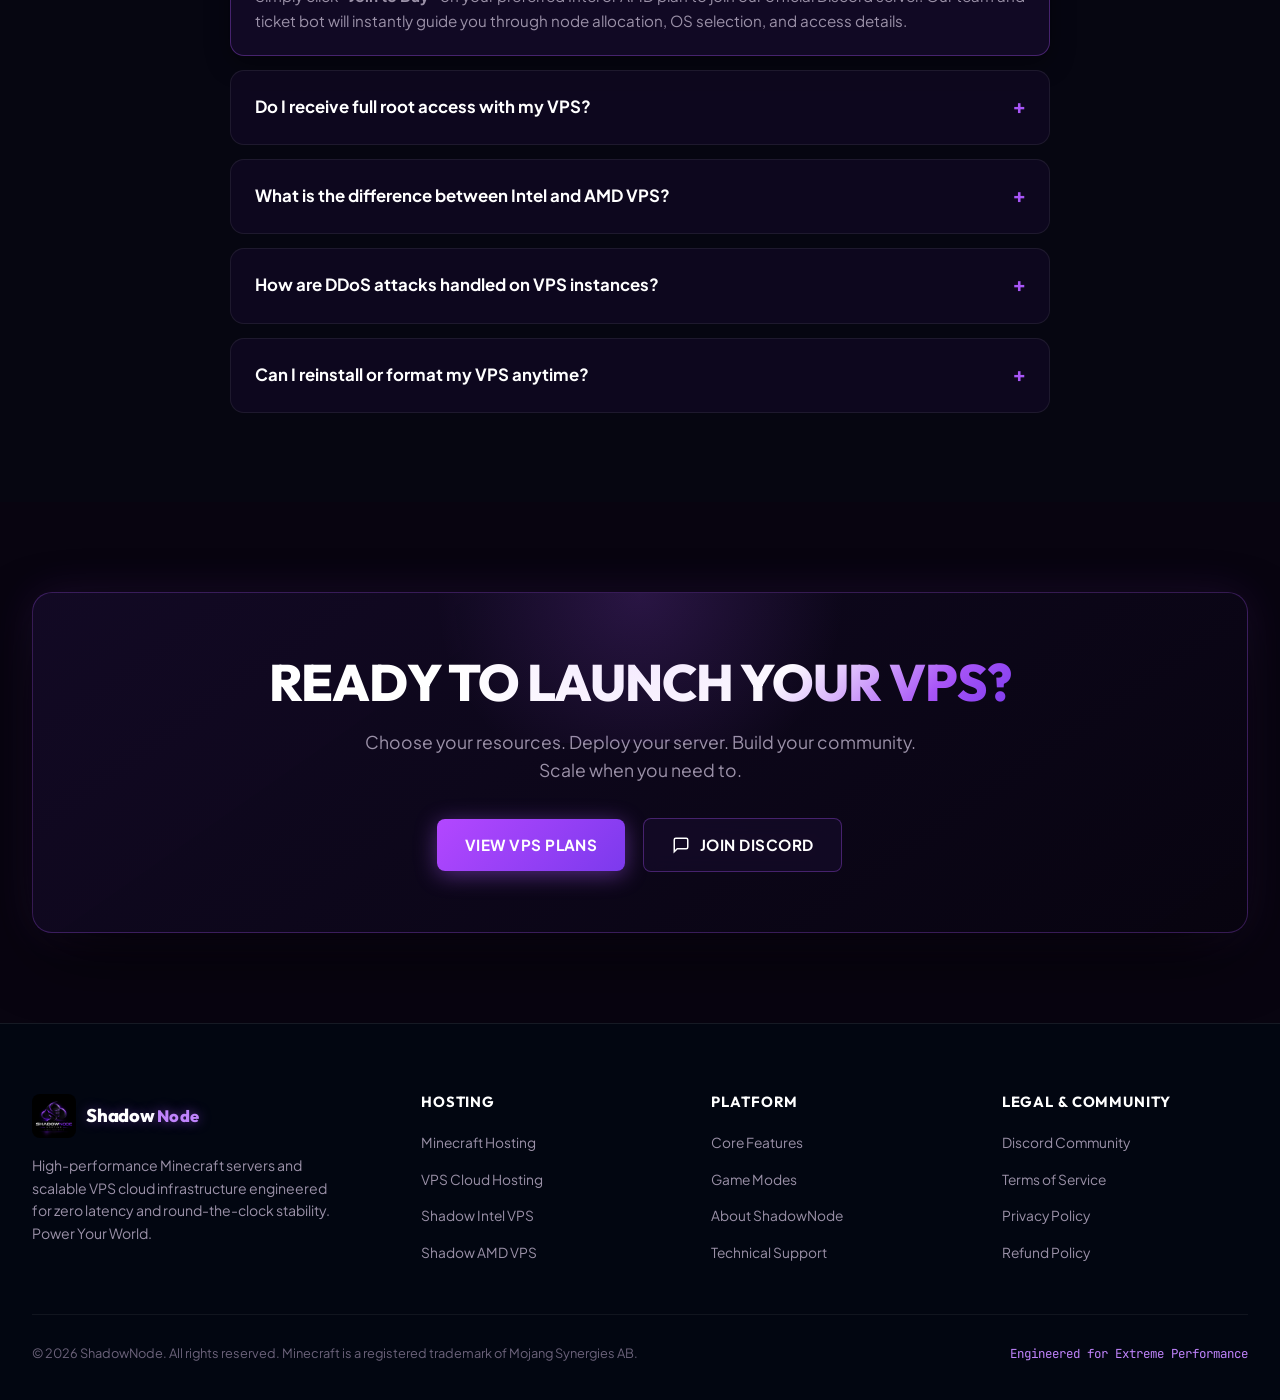
<file: Test/vps.html>
<!DOCTYPE html>
<html lang="en">
<head>
  <meta charset="UTF-8">
  <meta name="viewport" content="width=device-width, initial-scale=1.0">
  <title>VPS Hosting | ShadowNode</title>
  <meta name="description" content="High-performance Virtual Private Servers by ShadowNode. Intel and AMD high-performance cloud infrastructure with NVMe Gen4 storage, 1Gbps uplink, and full root access.">
  <link rel="icon" type="image/svg+xml" href="assets/favicon.svg">

  <!-- Open Graph -->
  <meta property="og:type" content="website">
  <meta property="og:title" content="VPS Hosting | ShadowNode">
  <meta property="og:description" content="Dedicated KVM virtual machines on high-speed Intel & AMD hardware with NVMe storage, 1Gbps port speeds, and full root access.">
  <meta property="og:image" content="assets/logo.png">
  <meta name="theme-color" content="#050B14">

  <!-- Google Fonts -->
  <link rel="preconnect" href="https://fonts.googleapis.com">
  <link rel="preconnect" href="https://fonts.gstatic.com" crossorigin>
  <link href="https://fonts.googleapis.com/css2?family=JetBrains+Mono:wght@400;600;700&family=Outfit:wght@600;700;800&family=Plus+Jakarta+Sans:wght@400;500;600;700;800&display=swap" rel="stylesheet">

  <!-- Stylesheets -->
  <link rel="stylesheet" href="css/variables.css">
  <link rel="stylesheet" href="css/base.css">
  <link rel="stylesheet" href="css/background.css">
  <link rel="stylesheet" href="css/cursor.css">
  <link rel="stylesheet" href="css/navbar.css">
  <link rel="stylesheet" href="css/hero.css">
  <link rel="stylesheet" href="css/pricing.css">
  <link rel="stylesheet" href="css/sections.css">
  <link rel="stylesheet" href="css/modal.css">
</head>
<body>

  <!-- Custom Geometric Reticle Cursor (Desktop Only) -->
  <div class="custom-cursor-core" aria-hidden="true"></div>
  <div class="custom-cursor-ring" aria-hidden="true"></div>

  <!-- Signature Interactive 6-Layer Mouse-Parallax Background -->
  <div class="bg-experience" aria-hidden="true">
    <div class="bg-layer-1-atmosphere"></div>
    <div class="bg-layer-2-lightfield">
      <div class="lightfield-orb orb-primary"></div>
      <div class="lightfield-orb orb-secondary"></div>
      <div class="lightfield-orb orb-tertiary"></div>
    </div>
    <div class="bg-layer-3-grid"></div>
    <div class="bg-layer-4-shapes">
      <div class="tech-schematic schematic-box-1"></div>
      <div class="tech-schematic schematic-box-2"></div>
      <div class="schematic-busline busline-1"></div>
      <div class="schematic-busline busline-2"></div>
    </div>
    <canvas id="bgNetworkCanvas" class="bg-layer-5-network"></canvas>
    <canvas id="bgParticlesCanvas" class="bg-layer-6-particles"></canvas>
  </div>

  <!-- Global Sticky Navbar -->
  <header class="navbar" id="mainNavbar">
    <div class="nav-container">
      <a href="index.html" class="brand-link" aria-label="ShadowNode Home">
        <img src="assets/logo.png" alt="ShadowNode Logo" class="brand-logo-img">
        <span class="brand-text"><span class="brand-name">Shadow</span><span class="brand-sub">Node</span></span>
      </a>

      <nav>
        <ul class="nav-menu" id="navMenu">
          <li class="nav-item"><a href="index.html" class="nav-link">Home</a></li>
          <li class="nav-item"><a href="minecraft.html" class="nav-link">Minecraft Hosting</a></li>
          <li class="nav-item"><a href="vps.html" class="nav-link active">VPS</a></li>
          <li class="nav-item"><a href="features.html" class="nav-link">Features</a></li>
          <li class="nav-item"><a href="game-modes.html" class="nav-link">Game Modes</a></li>
          <li class="nav-item"><a href="about.html" class="nav-link">About</a></li>
          <li class="nav-item"><a href="support.html" class="nav-link">Support</a></li>
        </ul>
      </nav>

      <div class="nav-actions">
        <div class="nav-status-pill" title="Network health status">
          <span class="status-dot"></span>
          <span>OPERATIONAL</span>
        </div>
        <a href="#vpsPlans" class="btn btn-primary btn-sm btn-glow">View Plans</a>
        <a href="https://discord.gg/qsGp3FyNAK" target="_blank" rel="noopener noreferrer" class="btn btn-secondary btn-sm nav-btn-discord">
          <svg xmlns="http://www.w3.org/2000/svg" viewBox="0 0 24 24"><path d="M20.317 4.37a19.791 19.791 0 0 0-4.885-1.515.074.074 0 0 0-.079.037c-.21.375-.444.864-.608 1.25a18.27 18.27 0 0 0-5.487 0 12.64 12.64 0 0 0-.617-1.25.077.077 0 0 0-.079-.037A19.736 19.736 0 0 0 3.677 4.37a.07.07 0 0 0-.032.027C.533 9.046-.32 13.58.099 18.057a.082.082 0 0 0 .031.057 19.9 19.9 0 0 0 5.993 3.03.078.078 0 0 0 .084-.028c.462-.63.874-1.295 1.226-1.994.021-.041.001-.09-.041-.106a13.107 13.107 0 0 1-1.872-.892.077.077 0 0 1-.008-.128 10.2 10.2 0 0 0 .372-.292.074.074 0 0 1 .077-.01c3.929 1.793 8.18 1.793 12.061 0a.074.074 0 0 1 .078.01c.12.098.246.198.373.292a.077.077 0 0 1-.006.127 12.299 12.299 0 0 1-1.873.894.077.077 0 0 0-.041.107c.36.698.772 1.362 1.225 1.993a.076.076 0 0 0 .084.028 19.839 19.839 0 0 0 6.002-3.03.077.077 0 0 0 .032-.054c.5-5.177-.838-9.674-3.549-13.66a.061.061 0 0 0-.031-.028zM8.02 15.33c-1.183 0-2.157-1.085-2.157-2.419 0-1.333.956-2.419 2.157-2.419 1.21 0 2.176 1.096 2.157 2.42 0 1.333-.956 2.418-2.157 2.418zm7.975 0c-1.183 0-2.157-1.085-2.157-2.419 0-1.333.955-2.419 2.157-2.419 1.21 0 2.176 1.096 2.157 2.42 0 1.333-.946 2.418-2.157 2.418z"/></svg>
          <span>Discord</span>
        </a>
        <button class="nav-toggle" id="navToggle" aria-label="Toggle navigation menu" aria-expanded="false">
          <span></span>
          <span></span>
          <span></span>
        </button>
      </div>
    </div>
  </header>

  <main>
    <!-- Dedicated VPS Infrastructure Hero -->
    <section class="page-hero">
      <div class="container page-hero-container">
        <div class="page-hero-badge">
          <span>KVM CLOUD HYPERVISOR</span>
        </div>
        <h1 class="page-hero-title">
          ISOLATED VIRTUAL <span class="text-gradient">COMPUTE NODES</span>
        </h1>
        <p class="page-hero-desc">
          Root access virtual machines engineered on high-frequency Intel and AMD architecture. Zero noisy neighbors, dedicated 1Gbps unmetered network ports, and enterprise NVMe flash storage.
        </p>

        <div class="page-hero-chips">
          <div class="page-chip">
            <svg xmlns="http://www.w3.org/2000/svg" viewBox="0 0 24 24" fill="none" stroke="currentColor" stroke-width="2"><polyline points="20 6 9 17 4 12"/></svg>
            <span>Full Root Access (SSH / VNC)</span>
          </div>
          <div class="page-chip">
            <svg xmlns="http://www.w3.org/2000/svg" viewBox="0 0 24 24" fill="none" stroke="currentColor" stroke-width="2"><polyline points="20 6 9 17 4 12"/></svg>
            <span>Dedicated NVMe RAID Array</span>
          </div>
          <div class="page-chip">
            <svg xmlns="http://www.w3.org/2000/svg" viewBox="0 0 24 24" fill="none" stroke="currentColor" stroke-width="2"><polyline points="20 6 9 17 4 12"/></svg>
            <span>1 Gbps Dedicated Port Speed</span>
          </div>
          <div class="page-chip">
            <svg xmlns="http://www.w3.org/2000/svg" viewBox="0 0 24 24" fill="none" stroke="currentColor" stroke-width="2"><polyline points="20 6 9 17 4 12"/></svg>
            <span>Custom OS Templates & ISOs</span>
          </div>
        </div>
      </div>
    </section>

    <!-- VPS Plans Section -->
    <section class="section" id="vpsPlans" style="padding-top: 20px;">
      <div class="container">
        <!-- Tab Switcher (Intel vs AMD) -->
        <div class="pricing-tabs-wrapper">
          <div class="pricing-tabs" role="tablist">
            <button class="tab-btn active" id="tabVpsIntel" role="tab" aria-selected="true">
              <span>🟦 INTEL VPS</span>
            </button>
            <button class="tab-btn" id="tabVpsAmd" role="tab" aria-selected="false">
              <span>🟥 AMD VPS</span>
            </button>
          </div>
          <div class="tab-hardware-pill" id="vpsHardwareBadge">
            🟦 Architecture: <span class="highlight">Intel High-Performance</span> // <span class="highlight">1Gbps Dedicated Uplink</span>
          </div>
        </div>

        <!-- Dynamic VPS Plans Grid (Rendered by js/pricing.js with Discord Join to Buy) -->
        <div class="vps-grid" id="vpsPlansGrid">
          <!-- Populated by js/pricing.js -->
        </div>
      </div>
    </section>

    <!-- Technical Infrastructure Panels -->
    <section class="section" style="background: rgba(4, 9, 18, 0.5);">
      <div class="container">
        <div class="section-header">
          <div class="section-tag">Architecture Deep Dive</div>
          <h2 class="section-title">INTEL VS. <span class="text-gradient">AMD VPS</span></h2>
          <p class="section-subtitle">
            Every VPS node runs on dedicated hardware with strict hypervisor isolation, unshared CPU cycles, and direct 1Gbps fiber connectivity.
          </p>
        </div>

        <div class="products-split-grid">
          <!-- Architecture Spec Card 1 (Intel) -->
          <div class="product-showcase-card vps reveal-on-scroll">
            <div>
              <span class="product-card-badge">🟦 Intel Silicon Tier</span>
              <h3 class="product-card-title">SHADOW INTEL VPS</h3>
              <p class="product-card-desc">
                Engineered for rock-solid stability, container fleets, database management, and web applications requiring dependable clock frequency and continuous compute.
              </p>
              <ul class="product-feature-list">
                <li>
                  <svg xmlns="http://www.w3.org/2000/svg" viewBox="0 0 24 24" fill="none" stroke="currentColor" stroke-width="2.5"><polyline points="20 6 9 17 4 12"/></svg>
                  <span>Starting at only ₹499 / Month for 16GB RAM</span>
                </li>
                <li>
                  <svg xmlns="http://www.w3.org/2000/svg" viewBox="0 0 24 24" fill="none" stroke="currentColor" stroke-width="2.5"><polyline points="20 6 9 17 4 12"/></svg>
                  <span>100GB to 400GB Enterprise NVMe Gen4 Storage</span>
                </li>
                <li>
                  <svg xmlns="http://www.w3.org/2000/svg" viewBox="0 0 24 24" fill="none" stroke="currentColor" stroke-width="2.5"><polyline points="20 6 9 17 4 12"/></svg>
                  <span>1Gbps Unmetered Dedicated Port Speed</span>
                </li>
                <li>
                  <svg xmlns="http://www.w3.org/2000/svg" viewBox="0 0 24 24" fill="none" stroke="currentColor" stroke-width="2.5"><polyline points="20 6 9 17 4 12"/></svg>
                  <span>Dedicated KVM isolation with full root access</span>
                </li>
              </ul>
            </div>
            <button class="btn btn-secondary" onclick="document.getElementById('tabVpsIntel')?.click(); window.scrollTo({top: 400, behavior: 'smooth'});">
              View Intel Plans &uarr;
            </button>
          </div>

          <!-- Architecture Spec Card 2 (AMD) -->
          <div class="product-showcase-card mc reveal-on-scroll">
            <div>
              <span class="product-card-badge">🟥 AMD Silicon Tier</span>
              <h3 class="product-card-title">SHADOW AMD VPS</h3>
              <p class="product-card-desc">
                High Instructions-Per-Clock (IPC) performance designed for high-concurrency game servers, heavy microservices, Discord bots, and compilation pipelines.
              </p>
              <ul class="product-feature-list">
                <li>
                  <svg xmlns="http://www.w3.org/2000/svg" viewBox="0 0 24 24" fill="none" stroke="currentColor" stroke-width="2.5"><polyline points="20 6 9 17 4 12"/></svg>
                  <span>Starting at ₹549 / Month for 16GB RAM</span>
                </li>
                <li>
                  <svg xmlns="http://www.w3.org/2000/svg" viewBox="0 0 24 24" fill="none" stroke="currentColor" stroke-width="2.5"><polyline points="20 6 9 17 4 12"/></svg>
                  <span>Lightning NVMe Gen4 flash storage array</span>
                </li>
                <li>
                  <svg xmlns="http://www.w3.org/2000/svg" viewBox="0 0 24 24" fill="none" stroke="currentColor" stroke-width="2.5"><polyline points="20 6 9 17 4 12"/></svg>
                  <span>1Gbps High-Throughput Port Speed</span>
                </li>
                <li>
                  <svg xmlns="http://www.w3.org/2000/svg" viewBox="0 0 24 24" fill="none" stroke="currentColor" stroke-width="2.5"><polyline points="20 6 9 17 4 12"/></svg>
                  <span>Multi-terabit edge DDoS mitigation protection</span>
                </li>
              </ul>
            </div>
            <button class="btn btn-primary btn-glow" onclick="document.getElementById('tabVpsAmd')?.click(); window.scrollTo({top: 400, behavior: 'smooth'});">
              View AMD Plans &uarr;
            </button>
          </div>
        </div>
      </div>
    </section>

    <!-- Supported Operating Systems -->
    <section class="section">
      <div class="container">
        <div class="section-header">
          <div class="section-tag">OS Ecosystem</div>
          <h2 class="section-title">SUPPORTED <span class="text-gradient">OPERATING SYSTEMS</span></h2>
          <p class="section-subtitle">
            Deploy clean 64-bit templates in seconds or mount your own custom ISO image.
          </p>
        </div>

        <div class="software-badges-container">
          <div class="software-badge"><span class="sw-dot"></span><span>Ubuntu 24.04 LTS</span></div>
          <div class="software-badge"><span class="sw-dot"></span><span>Ubuntu 22.04 LTS</span></div>
          <div class="software-badge"><span class="sw-dot"></span><span>Debian 12 Bookworm</span></div>
          <div class="software-badge"><span class="sw-dot"></span><span>Debian 11 Bullseye</span></div>
          <div class="software-badge"><span class="sw-dot"></span><span>AlmaLinux 9</span></div>
          <div class="software-badge"><span class="sw-dot"></span><span>Rocky Linux 9</span></div>
          <div class="software-badge"><span class="sw-dot"></span><span>Alpine Linux Minimal</span></div>
          <div class="software-badge"><span class="sw-dot"></span><span>Custom ISO Upload</span></div>
        </div>
      </div>
    </section>

    <!-- VPS FAQ -->
    <section class="section" style="background: rgba(5, 11, 20, 0.4);">
      <div class="container">
        <div class="section-header">
          <div class="section-tag">Questions & Answers</div>
          <h2 class="section-title">VPS HOSTING <span class="text-gradient">FAQ</span></h2>
          <p class="section-subtitle">
            Technical details, networking questions, and resource allocation policies.
          </p>
        </div>

        <div class="faq-section">
          <details class="faq-item" open>
            <summary class="faq-question">How do I purchase a VPS plan?</summary>
            <div class="faq-answer">
              Simply click <strong>"Join to Buy"</strong> on your preferred Intel or AMD plan to join our official Discord server. Our team and ticket bot will instantly guide you through node allocation, OS selection, and access details.
            </div>
          </details>

          <details class="faq-item">
            <summary class="faq-question">Do I receive full root access with my VPS?</summary>
            <div class="faq-answer">
              Yes, you receive complete root access via SSH on Linux and Administrator access via VNC. You have total freedom to install custom software packages, run Docker, configure web servers, and manage firewalls.
            </div>
          </details>

          <details class="faq-item">
            <summary class="faq-question">What is the difference between Intel and AMD VPS?</summary>
            <div class="faq-answer">
              Intel VPS provides solid, dependable multi-core performance for background services, databases, and microservices. AMD VPS delivers higher single-thread IPC and multithread bandwidth, ideal for high-tick game servers and heavy compute workloads.
            </div>
          </details>

          <details class="faq-item">
            <summary class="faq-question">How are DDoS attacks handled on VPS instances?</summary>
            <div class="faq-answer">
              All VPS ports pass through our upstream 3.2+ Tbps automated scrubbing pipeline. Volumetric Layer 3 and Layer 4 attacks (SYN floods, UDP amplification) are dropped within milliseconds without taking down your virtual machine.
            </div>
          </details>

          <details class="faq-item">
            <summary class="faq-question">Can I reinstall or format my VPS anytime?</summary>
            <div class="faq-answer">
              Yes. The control panel includes 1-click operating system reinstallations, instant reboot triggers, recovery mode, and web VNC access in case you lock yourself out of SSH.
            </div>
          </details>
        </div>
      </div>
    </section>

    <!-- Final CTA Section -->
    <section class="section" id="cta">
      <div class="container">
        <div class="cta-box">
          <h2 class="cta-title">READY TO LAUNCH <span class="text-gradient">YOUR VPS?</span></h2>
          <p class="cta-subtitle">
            Choose your resources. Deploy your server. Build your community. Scale when you need to.
          </p>
          <div class="cta-buttons">
            <a href="#vpsPlans" class="btn btn-primary btn-glow">View VPS Plans</a>
            <a href="https://discord.gg/qsGp3FyNAK" target="_blank" rel="noopener noreferrer" class="btn btn-secondary">
              <svg xmlns="http://www.w3.org/2000/svg" width="18" height="18" viewBox="0 0 24 24" fill="none" stroke="currentColor" stroke-width="2"><path d="M21 15a2 2 0 0 1-2 2H7l-4 4V5a2 2 0 0 1 2-2h14a2 2 0 0 1 2 2z"/></svg>
              <span>Join Discord</span>
            </a>
          </div>
        </div>
      </div>
    </section>
  </main>

  <!-- Clean Global Footer -->
  <footer class="footer">
    <div class="container">
      <div class="footer-grid">
        <div class="footer-brand">
          <div style="display: flex; align-items: center; gap: 10px; margin-bottom: 14px;">
            <img src="assets/logo.png" alt="ShadowNode Logo" style="height: 44px; width: auto; border-radius: 8px;">
            <span class="brand-text" style="font-size: 1.15rem;"><span class="brand-name">Shadow</span><span class="brand-sub">Node</span></span>
          </div>
          <p>
            High-performance Minecraft servers and scalable VPS cloud infrastructure engineered for zero latency and round-the-clock stability. Power Your World.
          </p>
        </div>

        <div>
          <h4 class="footer-col-title">Hosting</h4>
          <ul class="footer-links">
            <li><a href="minecraft.html">Minecraft Hosting</a></li>
            <li><a href="vps.html">VPS Cloud Hosting</a></li>
            <li><a href="vps.html">Shadow Intel VPS</a></li>
            <li><a href="vps.html">Shadow AMD VPS</a></li>
          </ul>
        </div>

        <div>
          <h4 class="footer-col-title">Platform</h4>
          <ul class="footer-links">
            <li><a href="features.html">Core Features</a></li>
            <li><a href="game-modes.html">Game Modes</a></li>
            <li><a href="about.html">About ShadowNode</a></li>
            <li><a href="support.html">Technical Support</a></li>
          </ul>
        </div>

        <div>
          <h4 class="footer-col-title">Legal & Community</h4>
          <ul class="footer-links">
            <li><a href="https://discord.gg/qsGp3FyNAK" target="_blank" rel="noopener noreferrer">Discord Community</a></li>
            <li><a href="terms.html">Terms of Service</a></li>
            <li><a href="privacy.html">Privacy Policy</a></li>
            <li><a href="refund.html">Refund Policy</a></li>
          </ul>
        </div>
      </div>

      <div class="footer-bottom">
        <div>&copy; 2026 ShadowNode. All rights reserved. Minecraft is a registered trademark of Mojang Synergies AB.</div>
        <div style="font-family: var(--font-mono); font-size: 0.78rem; color: var(--purple-bright);">Engineered for Extreme Performance</div>
      </div>
    </div>
  </footer>

  <!-- Core Scripts -->
  <script src="js/data.js"></script>
  <script src="js/background.js"></script>
  <script src="js/cursor.js"></script>
  <script src="js/pricing.js"></script>
  <script src="js/main.js"></script>

</body>
</html>
</file>
<file: Test/css/variables.css>
:root {
  /* Brand Core Palette - Deep Obsidian & Shadow Black from Logo */
  --bg-darkest: #050208;
  --bg-deep-navy: #080410;
  --bg-navy: #0E071D;
  --bg-navy-card: rgba(16, 9, 32, 0.82);
  --bg-navy-hover: rgba(26, 15, 50, 0.88);
  --bg-navy-elevated: #180C34;
  --bg-surface-glass: rgba(20, 11, 40, 0.7);

  /* Primary Accent - Glowing Neon Electric Ultraviolet / Violet from Logo */
  --purple-primary: #A855F7;
  --purple-bright: #C084FC;
  --purple-glow: rgba(168, 85, 247, 0.45);
  --purple-faint: rgba(168, 85, 247, 0.09);
  --purple-deep: #7C3AED;
  --purple-ultraviolet: #9333EA;
  
  /* Theme Primary Colors (mapped to the logo's purple neon palette) */
  --cyan-primary: #A855F7;
  --cyan-bright: #C084FC;
  --cyan-glow: rgba(168, 85, 247, 0.45);
  --cyan-faint: rgba(168, 85, 247, 0.09);
  --blue-electric: #7C3AED;
  --blue-vibrant: #9333EA;
  --blue-glow: rgba(124, 58, 237, 0.4);
  --blue-faint: rgba(124, 58, 237, 0.1);

  /* Discord Brand Palette */
  --discord-blurple: #5865F2;
  --discord-hover: #4752C4;
  --discord-glow: rgba(88, 101, 242, 0.42);

  /* Gold Accent for Best Value */
  --gold-accent: #F59E0B;
  --gold-glow: rgba(245, 158, 11, 0.3);

  /* Functional Colors */
  --status-green: #10B981;
  --status-green-glow: rgba(16, 185, 129, 0.35);
  --status-orange: #F97316;

  /* Typography Colors */
  --text-white: #FFFFFF;
  --text-primary: #F3F0F8;
  --text-secondary: #9B91A8;
  --text-muted: #6B627A;
  --text-cyan: #C084FC;

  /* Borders & Dividers */
  --border-subtle: rgba(255, 255, 255, 0.07);
  --border-cyan: rgba(168, 85, 247, 0.22);
  --border-cyan-active: rgba(168, 85, 247, 0.65);
  --border-blue: rgba(124, 58, 237, 0.3);

  /* Shadows */
  --shadow-subtle: 0 4px 20px rgba(0, 0, 0, 0.5);
  --shadow-card: 0 10px 30px -10px rgba(3, 1, 8, 0.9), 0 0 20px rgba(168, 85, 247, 0.07);
  --shadow-hover: 0 20px 40px -15px rgba(0, 0, 0, 0.95), 0 0 35px rgba(168, 85, 247, 0.24);
  --shadow-cyan-glow: 0 0 25px rgba(168, 85, 247, 0.5);
  --shadow-gold-glow: 0 0 25px rgba(245, 158, 11, 0.35);

  /* Typography Families */
  --font-main: 'Plus Jakarta Sans', -apple-system, BlinkMacSystemFont, 'Segoe UI', Roboto, sans-serif;
  --font-display: 'Outfit', 'Plus Jakarta Sans', sans-serif;
  --font-mono: 'JetBrains Mono', 'Fira Code', monospace;

  /* Transitions & Physics Easing Curves */
  --ease-spring: cubic-bezier(0.16, 1, 0.3, 1);
  --ease-out-back: cubic-bezier(0.34, 1.4, 0.64, 1);
  --ease-fluid: cubic-bezier(0.22, 1, 0.36, 1);
  --ease-gentle: cubic-bezier(0.4, 0, 0.2, 1);
  --ease-smooth: cubic-bezier(0.4, 0, 0.2, 1);
  --transition-fast: 0.18s var(--ease-fluid);
  --transition-medium: 0.32s var(--ease-fluid);
  --transition-slow: 0.65s var(--ease-spring);
  --transition-bounce: 0.4s var(--ease-out-back);

  /* Layout & Responsive Fluid Spacing */
  --max-width: 1320px;
  --navbar-height: clamp(66px, 7vw, 80px);
  --section-padding: clamp(52px, 7vw, 105px);
  --section-padding-sm: clamp(34px, 5vw, 65px);
  --container-padding: clamp(16px, 3.5vw, 32px);
  --radius-sm: 8px;
  --radius-md: 14px;
  --radius-lg: 20px;
  --radius-full: 9999px;
}
</file>
<file: Test/css/base.css>
*, *::before, *::after {
  box-sizing: border-box;
  margin: 0;
  padding: 0;
}

html {
  font-family: var(--font-main);
  background-color: var(--bg-deep-navy);
  color: var(--text-primary);
  scroll-behavior: smooth;
  -webkit-font-smoothing: antialiased;
  -moz-osx-font-smoothing: grayscale;
  overflow-x: hidden;
}

body {
  min-height: 100vh;
  position: relative;
  overflow-x: hidden;
  line-height: 1.6;
}

/* Custom Scrollbar */
::-webkit-scrollbar {
  width: 9px;
}

::-webkit-scrollbar-track {
  background: var(--bg-darkest);
}

::-webkit-scrollbar-thumb {
  background: #25133E;
  border-radius: var(--radius-full);
  border: 2px solid var(--bg-darkest);
}

::-webkit-scrollbar-thumb:hover {
  background: var(--purple-primary);
}

/* Typography Defaults */
h1, h2, h3, h4, h5, h6 {
  font-family: var(--font-display);
  color: var(--text-white);
  line-height: 1.15;
  font-weight: 700;
  letter-spacing: -0.02em;
}

p {
  color: var(--text-secondary);
  font-size: 1rem;
}

a {
  color: inherit;
  text-decoration: none;
  transition: color var(--transition-fast);
}

button {
  font-family: inherit;
  cursor: pointer;
  border: none;
  background: none;
}

img {
  max-width: 100%;
  height: auto;
  display: block;
}

/* Layout Utilities */
.container {
  width: 100%;
  max-width: var(--max-width);
  margin-left: auto;
  margin-right: auto;
  padding-left: var(--container-padding);
  padding-right: var(--container-padding);
}

.section {
  padding: var(--section-padding) 0;
  position: relative;
  z-index: 10;
}

.section-header {
  text-align: center;
  max-width: 760px;
  margin: 0 auto clamp(36px, 6vw, 60px) auto;
}

.section-tag {
  display: inline-flex;
  align-items: center;
  gap: 8px;
  padding: 6px 16px;
  border-radius: var(--radius-full);
  background: rgba(0, 229, 255, 0.08);
  border: 1px solid rgba(0, 229, 255, 0.25);
  color: var(--cyan-primary);
  font-size: clamp(0.72rem, 1.5vw, 0.8125rem);
  font-family: var(--font-mono);
  font-weight: 600;
  text-transform: uppercase;
  letter-spacing: 0.08em;
  margin-bottom: clamp(12px, 2vw, 18px);
  backdrop-filter: blur(8px);
}

.section-tag::before {
  content: '';
  width: 6px;
  height: 6px;
  border-radius: 50%;
  background: var(--cyan-primary);
  box-shadow: 0 0 10px var(--cyan-primary);
}

.section-title {
  font-size: clamp(1.85rem, 4vw, 3.2rem);
  font-weight: 800;
  margin-bottom: clamp(12px, 2vw, 16px);
  text-transform: uppercase;
  letter-spacing: -0.02em;
  line-height: 1.15;
  overflow-wrap: break-word;
}

.section-subtitle {
  font-size: clamp(0.92rem, 1.8vw, 1.1rem);
  color: var(--text-secondary);
  line-height: 1.65;
  max-width: 68ch;
  margin-left: auto;
  margin-right: auto;
}

/* Text Gradient */
.text-gradient {
  background: linear-gradient(135deg, #FFFFFF 20%, var(--cyan-primary) 70%, var(--blue-electric) 100%);
  -webkit-background-clip: text;
  -webkit-text-fill-color: transparent;
}

.text-cyan {
  color: var(--cyan-primary);
}

/* Button System */
.btn {
  display: inline-flex;
  align-items: center;
  justify-content: center;
  gap: 10px;
  padding: 14px 28px;
  font-size: 0.95rem;
  font-weight: 700;
  letter-spacing: 0.03em;
  text-transform: uppercase;
  border-radius: var(--radius-sm);
  transition: transform 0.22s var(--ease-spring), 
              box-shadow 0.25s var(--ease-fluid), 
              background 0.25s ease, 
              color 0.2s ease, 
              border-color 0.22s ease;
  position: relative;
  overflow: hidden;
  user-select: none;
  will-change: transform, box-shadow;
  transform: translateZ(0);
}

.btn svg {
  transition: transform 0.25s var(--ease-spring);
}

.btn:hover svg {
  transform: translateX(4px);
}

.btn:active {
  transform: scale(0.98) translateY(0);
  box-shadow: 0 2px 10px rgba(168, 85, 247, 0.3);
  transition: transform 0.08s ease;
}

.btn-primary {
  background: linear-gradient(135deg, #B347FF 0%, #7C3AED 100%);
  color: #FFFFFF;
  box-shadow: 0 4px 22px rgba(168, 85, 247, 0.45);
}

.btn-primary:hover {
  transform: translateY(-2px) scale(1.015);
  box-shadow: 0 10px 32px rgba(168, 85, 247, 0.7), 0 0 18px rgba(192, 132, 252, 0.4);
  background: linear-gradient(135deg, #C084FC 0%, #9333EA 100%);
  color: #FFFFFF;
}

.btn-secondary {
  background: rgba(20, 11, 40, 0.75);
  color: var(--text-white);
  border: 1px solid rgba(168, 85, 247, 0.35);
  backdrop-filter: blur(10px);
  -webkit-backdrop-filter: blur(10px);
}

.btn-secondary:hover {
  background: rgba(168, 85, 247, 0.15);
  border-color: var(--purple-primary);
  color: var(--purple-bright);
  transform: translateY(-2px) scale(1.015);
  box-shadow: 0 8px 28px rgba(168, 85, 247, 0.32);
}

.btn-sm {
  padding: 10px 20px;
  font-size: 0.85rem;
}

.btn-glow {
  position: relative;
}

.btn-glow::after {
  content: '';
  position: absolute;
  inset: -1px;
  border-radius: inherit;
  background: linear-gradient(90deg, transparent, rgba(255, 255, 255, 0.45), transparent);
  transform: translateX(-120%);
  transition: transform 0.65s var(--ease-spring);
  pointer-events: none;
}

.btn-glow:hover::after {
  transform: translateX(120%);
}

/* Card Surface Standard */
.glass-panel {
  background: var(--bg-navy-card);
  backdrop-filter: blur(14px);
  -webkit-backdrop-filter: blur(14px);
  border: 1px solid var(--border-subtle);
  border-radius: var(--radius-md);
  box-shadow: var(--shadow-card);
  transition: transform 0.4s var(--ease-spring), border-color 0.28s ease, box-shadow 0.28s ease;
  will-change: transform, box-shadow;
}

.glass-panel:hover {
  border-color: var(--border-cyan);
  box-shadow: var(--shadow-hover);
}

/* Smooth Page Transitions */
main {
  animation: pageFadeIn 0.4s cubic-bezier(0.16, 1, 0.3, 1) forwards;
  will-change: opacity, transform;
}

@keyframes pageFadeIn {
  0% {
    opacity: 0;
    transform: translateY(12px) scale(0.995);
  }
  100% {
    opacity: 1;
    transform: translateY(0) scale(1);
  }
}

body.page-transitioning main {
  opacity: 0;
  transform: translateY(-6px) scale(0.995);
  transition: opacity 0.08s ease, transform 0.08s ease;
}

/* Reduced Motion for Accessibility */
@media (prefers-reduced-motion: reduce) {
  *, *::before, *::after {
    animation-duration: 0.01ms !important;
    animation-iteration-count: 1 !important;
    transition-duration: 0.01ms !important;
    scroll-behavior: auto !important;
  }
  main {
    animation: none !important;
  }
}

/* Body lock when mobile nav drawer is active */
body.nav-drawer-open {
  overflow: hidden !important;
}

/* Touch Friendly Targets on Touch Devices */
@media (hover: none) and (pointer: coarse) {
  .btn {
    min-height: 44px;
    touch-action: manipulation;
  }
  .btn-sm {
    min-height: 40px;
  }
  a, button {
    -webkit-tap-highlight-color: transparent;
  }
}
</file>
<file: Test/css/background.css>
/* ============================================================
   MINE-X HOSTING — SIGNATURE INTERACTIVE BACKGROUND ARCHITECTURE
   6 Distinct Parallax Depth Layers with GPU-accelerated translate3d
   Simultaneous Continuous Autonomous Motion + Mouse Parallax
   ============================================================ */

.bg-experience {
  position: fixed;
  inset: 0;
  width: 100vw;
  height: 100vh;
  z-index: 0;
  pointer-events: none;
  overflow: hidden;
  background-color: var(--bg-deep-navy);
}

/* Layer 1: Deep Atmospheric Light (Calibrated Parallax: ~3px) */
.bg-layer-1-atmosphere {
  position: absolute;
  inset: -60px;
  background: 
    radial-gradient(ellipse 80% 50% at 50% -10%, rgba(55, 18, 92, 0.6) 0%, transparent 70%),
    radial-gradient(circle at 10% 85%, rgba(35, 10, 60, 0.5) 0%, transparent 60%),
    radial-gradient(circle at 90% 45%, rgba(20, 7, 36, 0.75) 0%, transparent 55%),
    #07040C;
  will-change: transform;
  transform: translate3d(0, 0, 0);
}

/* Layer 2: Soft Violet / Purple Gradient Lightfield (Calibrated Parallax: ~6px) */
.bg-layer-2-lightfield {
  position: absolute;
  inset: -80px;
  will-change: transform;
  transform: translate3d(0, 0, 0);
  filter: blur(85px);
  opacity: 0.75;
}

.lightfield-orb {
  position: absolute;
  border-radius: 50%;
  mix-blend-mode: screen;
  will-change: transform, opacity;
}

.orb-primary {
  width: 720px;
  height: 720px;
  top: -120px;
  left: 22%;
  background: radial-gradient(circle, rgba(168, 85, 247, 0.2) 0%, rgba(124, 58, 237, 0.08) 50%, transparent 75%);
  animation: orbFloat1 18s ease-in-out infinite alternate;
}

.orb-secondary {
  width: 620px;
  height: 620px;
  top: 48%;
  right: -5%;
  background: radial-gradient(circle, rgba(124, 58, 237, 0.18) 0%, rgba(168, 85, 247, 0.06) 50%, transparent 75%);
  animation: orbFloat2 22s ease-in-out infinite alternate;
}

.orb-tertiary {
  width: 660px;
  height: 660px;
  bottom: -150px;
  left: 4%;
  background: radial-gradient(circle, rgba(192, 132, 252, 0.14) 0%, transparent 70%);
  animation: orbFloat3 25s ease-in-out infinite alternate;
}

@keyframes orbFloat1 {
  0% { transform: translate(0, 0) scale(1); }
  50% { transform: translate(50px, 30px) scale(1.08); }
  100% { transform: translate(-30px, 45px) scale(0.96); }
}

@keyframes orbFloat2 {
  0% { transform: translate(0, 0) scale(1); }
  50% { transform: translate(-45px, -40px) scale(1.06); }
  100% { transform: translate(35px, -20px) scale(0.98); }
}

@keyframes orbFloat3 {
  0% { transform: translate(0, 0) scale(1); }
  50% { transform: translate(40px, -25px) scale(1.1); }
  100% { transform: translate(-25px, 20px) scale(0.95); }
}

/* Layer 3: Technical Precision Grid (Calibrated Parallax: ~8px) */
.bg-layer-3-grid {
  position: absolute;
  inset: -90px;
  background-image: 
    linear-gradient(to right, rgba(168, 85, 247, 0.045) 1px, transparent 1px),
    linear-gradient(to bottom, rgba(168, 85, 247, 0.045) 1px, transparent 1px);
  background-size: 52px 52px;
  mask-image: radial-gradient(ellipse 90% 70% at 50% 40%, black 45%, transparent 92%);
  -webkit-mask-image: radial-gradient(ellipse 90% 70% at 50% 40%, black 45%, transparent 92%);
  will-change: transform;
  transform: translate3d(0, 0, 0);
}

/* Layer 4: Abstract Geometric Infrastructure Shapes & Diagrams (Calibrated Parallax: ~13px) */
.bg-layer-4-shapes {
  position: absolute;
  inset: -100px;
  will-change: transform;
  transform: translate3d(0, 0, 0);
  opacity: 0.65;
  pointer-events: none;
}

.tech-schematic {
  position: absolute;
  border: 1px solid rgba(168, 85, 247, 0.16);
  border-radius: 4px;
  backdrop-filter: blur(2px);
  will-change: transform;
}

.schematic-box-1 {
  top: 14%;
  left: 6%;
  width: 140px;
  height: 90px;
  border-left: 2px solid var(--cyan-primary);
  background: rgba(168, 85, 247, 0.02);
  box-shadow: 0 0 15px rgba(168, 85, 247, 0.03);
}

.schematic-box-1::after {
  content: 'NODE CLUSTER // 0x2A';
  position: absolute;
  top: 8px;
  left: 10px;
  font-family: var(--font-mono);
  font-size: 0.62rem;
  color: rgba(168, 85, 247, 0.5);
  letter-spacing: 0.12em;
}

.schematic-box-2 {
  bottom: 22%;
  right: 6%;
  width: 160px;
  height: 100px;
  border-right: 2px solid var(--cyan-primary);
  background: rgba(168, 85, 247, 0.02);
  box-shadow: 0 0 15px rgba(168, 85, 247, 0.03);
}

.schematic-box-2::after {
  content: 'BGP PEERING // 10G-UPLINK';
  position: absolute;
  top: 8px;
  right: 10px;
  font-family: var(--font-mono);
  font-size: 0.62rem;
  color: rgba(168, 85, 247, 0.5);
  letter-spacing: 0.12em;
}

.schematic-busline {
  position: absolute;
  background: linear-gradient(90deg, transparent, rgba(168, 85, 247, 0.22), transparent);
  height: 1px;
  overflow: hidden;
}

.schematic-busline::after {
  content: '';
  position: absolute;
  top: 0;
  left: -40px;
  width: 40px;
  height: 100%;
  background: linear-gradient(90deg, transparent, var(--cyan-primary), transparent);
  animation: buslinePulse 6s ease-in-out infinite;
}

.busline-1 {
  top: 28%;
  left: 10%;
  width: 380px;
}

.busline-2 {
  bottom: 35%;
  right: 12%;
  width: 320px;
}

.busline-2::after {
  animation-delay: 3s;
}

@keyframes buslinePulse {
  0% { left: -40px; opacity: 0; }
  20% { opacity: 1; }
  80% { opacity: 1; }
  100% { left: 100%; opacity: 0; }
}

/* Layer 5: Network Nodes & Data Pathways Canvas (Calibrated Parallax: ~9px) */
.bg-layer-5-network {
  position: absolute;
  top: 0;
  left: 0;
  width: 100%;
  height: 100%;
  will-change: transform;
  transform: translate3d(0, 0, 0);
  opacity: 0.88;
}

/* Layer 6: Distant Ambient Cosmic Particles (Calibrated Parallax: ~16px) */
.bg-layer-6-particles {
  position: absolute;
  top: 0;
  left: 0;
  width: 100%;
  height: 100%;
  will-change: transform;
  transform: translate3d(0, 0, 0);
  pointer-events: none;
  opacity: 0.9;
}

/* Respect prefers-reduced-motion */
@media (prefers-reduced-motion: reduce) {
  .orb-primary,
  .orb-secondary,
  .orb-tertiary,
  .schematic-busline::after {
    animation: none !important;
  }
}
</file>
<file: Test/css/cursor.css>
/* ============================================================
   MINE-X HOSTING — DISTINCTIVE GEOMETRIC RETICLE CURSOR
   Desktop only, non-distracting, segmented halo & soft cyan core
   ============================================================ */

.custom-cursor-core,
.custom-cursor-ring {
  position: fixed;
  top: 0;
  left: 0;
  pointer-events: none;
  z-index: 9999999 !important;
  transform: translate(-50%, -50%);
  will-change: transform, left, top, width, height, opacity;
  opacity: 0;
  transition: opacity 0.2s ease;
}

/* Core: Crisp Diamond Core (5px x 5px) with soft purple glow */
.custom-cursor-core {
  width: 5px;
  height: 5px;
  background-color: #FFFFFF;
  border: 1px solid var(--purple-primary);
  box-shadow: 0 0 6px 1px var(--purple-primary);
  transform: translate(-50%, -50%) rotate(45deg);
  border-radius: 1px;
  transition: transform 0.24s var(--ease-spring), width 0.2s ease, height 0.2s ease, background-color 0.15s ease;
}

/* Ring: Segmented Outer Reticle Halo (24px x 24px) */
.custom-cursor-ring {
  width: 24px;
  height: 24px;
  border: 1px solid rgba(168, 85, 247, 0.45);
  border-radius: 4px;
  transform: translate(-50%, -50%) rotate(0deg);
  box-shadow: 0 0 8px rgba(168, 85, 247, 0.15);
  transition: width 0.24s var(--ease-spring), 
              height 0.24s var(--ease-spring), 
              border-color 0.2s var(--ease-fluid), 
              background-color 0.2s var(--ease-fluid),
              border-radius 0.24s var(--ease-spring),
              transform 0.24s var(--ease-spring),
              box-shadow 0.24s var(--ease-fluid);
}

/* Segmented reticle tick marks at north/south and east/west */
.custom-cursor-ring::before,
.custom-cursor-ring::after {
  content: '';
  position: absolute;
  background: var(--purple-primary);
  opacity: 0.85;
  transition: all 0.2s ease;
}

/* North/South ticks */
.custom-cursor-ring::before {
  top: -3px;
  bottom: -3px;
  left: 50%;
  width: 1px;
  transform: translateX(-50%);
  background: linear-gradient(to bottom, var(--purple-primary) 3px, transparent 3px, transparent calc(100% - 3px), var(--purple-primary) calc(100% - 3px));
}

/* East/West ticks */
.custom-cursor-ring::after {
  left: -3px;
  right: -3px;
  top: 50%;
  height: 1px;
  transform: translateY(-50%);
  background: linear-gradient(to right, var(--purple-primary) 3px, transparent 3px, transparent calc(100% - 3px), var(--purple-primary) calc(100% - 3px));
}

/* State: Hover Button (Slight expand and 45deg rotate framing the diamond core) */
.custom-cursor-ring.hover-btn {
  width: 38px;
  height: 38px;
  border-color: var(--purple-primary);
  background-color: rgba(168, 85, 247, 0.1);
  border-radius: 6px;
  transform: translate(-50%, -50%) rotate(45deg);
  box-shadow: 0 0 16px rgba(168, 85, 247, 0.4);
}

.custom-cursor-core.hover-btn {
  width: 7px;
  height: 7px;
  background-color: var(--purple-primary);
  box-shadow: 0 0 10px 2px var(--purple-primary);
}

/* State: Hover Navigation Link (Subtle rounded ring expansion) */
.custom-cursor-ring.hover-link {
  width: 30px;
  height: 30px;
  border-color: rgba(192, 132, 252, 0.85);
  border-radius: 50%;
  background-color: rgba(168, 85, 247, 0.06);
  box-shadow: 0 0 12px rgba(168, 85, 247, 0.25);
}

/* State: Hover Card (Subtle bracket reaction) */
.custom-cursor-ring.hover-card {
  width: 32px;
  height: 32px;
  border-color: rgba(168, 85, 247, 0.65);
  border-radius: 6px;
  box-shadow: 0 0 12px rgba(168, 85, 247, 0.22);
}

/* State: Click Feedback (Crisp scale pulse) */
.custom-cursor-ring.is-clicked {
  width: 18px;
  height: 18px;
  border-color: #FFFFFF;
  background-color: rgba(168, 85, 247, 0.35);
  transform: translate(-50%, -50%) scale(0.82);
}

.custom-cursor-core.is-clicked {
  transform: translate(-50%, -50%) rotate(45deg) scale(0.65);
}

/* Hide default cursor on desktop when custom cursor is active */
body.has-custom-cursor,
body.has-custom-cursor *:not(input):not(textarea):not(select) {
  cursor: none !important;
}

body.has-custom-cursor input[type="text"],
body.has-custom-cursor input[type="email"],
body.has-custom-cursor textarea,
body.has-custom-cursor .modal-input-field {
  cursor: text !important;
}

body.has-custom-cursor input[type="range"],
body.has-custom-cursor .range-slider {
  cursor: pointer !important;
}

/* Disable custom cursor on touch devices, phones, tablets */
@media (hover: none), (pointer: coarse), (max-width: 1024px) and (hover: none) {
  .custom-cursor-core,
  .custom-cursor-ring {
    display: none !important;
    visibility: hidden !important;
    opacity: 0 !important;
    pointer-events: none !important;
  }

  body.has-custom-cursor,
  body.has-custom-cursor *,
  body.has-custom-cursor button,
  body.has-custom-cursor a,
  body.has-custom-cursor input {
    cursor: auto !important;
  }
}
</file>
<file: Test/css/navbar.css>
/* ============================================================
   MINE-X HOSTING — RESPONSIVE NAVIGATION SYSTEM
   Desktop full bar | Tablet adaptive | Mobile slide-in drawer
   Supports 360px to 3840px (Ultra-wide 4K) & Landscape Mobile
   ============================================================ */

/* Mobile Backdrop Overlay */
.nav-backdrop {
  position: fixed;
  inset: 0;
  background: rgba(2, 6, 23, 0.78);
  backdrop-filter: blur(10px);
  -webkit-backdrop-filter: blur(10px);
  z-index: 998;
  opacity: 0;
  pointer-events: none;
  transition: opacity 0.3s cubic-bezier(0.16, 1, 0.3, 1);
}

.nav-backdrop.open {
  opacity: 1;
  pointer-events: auto;
}

/* Premium Sticky Navigation */
.navbar {
  position: fixed;
  top: 0;
  left: 0;
  width: 100%;
  height: var(--navbar-height);
  z-index: 1000;
  transition: height var(--transition-medium), background var(--transition-medium), border-color var(--transition-medium), box-shadow var(--transition-medium);
  background: transparent;
}

.navbar.scrolled {
  background: rgba(8, 4, 16, 0.94);
  backdrop-filter: blur(20px);
  -webkit-backdrop-filter: blur(20px);
  border-bottom: 1px solid rgba(168, 85, 247, 0.2);
  box-shadow: 0 10px 35px -5px rgba(2, 1, 6, 0.85);
  height: clamp(60px, 6.5vw, 70px);
}

.nav-container {
  display: flex;
  align-items: center;
  justify-content: space-between;
  height: 100%;
  max-width: var(--max-width);
  margin: 0 auto;
  padding: 0 var(--container-padding);
  gap: clamp(10px, 2vw, 24px);
}

/* Brand Link: Logo + MINE-X HOSTING Text */
.brand-link {
  display: flex;
  align-items: center;
  gap: clamp(8px, 1.2vw, 12px);
  text-decoration: none;
  flex-shrink: 0;
  user-select: none;
}

.brand-logo-img {
  height: clamp(36px, 4.2vw, 44px);
  width: auto;
  border-radius: 8px;
  object-fit: contain;
  filter: drop-shadow(0 0 10px rgba(168, 85, 247, 0.45));
  transition: filter var(--transition-fast), transform var(--transition-fast);
}

.brand-link:hover .brand-logo-img {
  filter: drop-shadow(0 0 18px rgba(168, 85, 247, 0.8));
  transform: scale(1.04);
}

.brand-text {
  display: inline-flex;
  align-items: baseline;
  gap: 2px;
  font-family: var(--font-display);
  font-weight: 800;
  font-size: clamp(0.98rem, 1.8vw, 1.3rem);
  letter-spacing: -0.01em;
  white-space: nowrap;
}

.brand-name {
  color: #FFFFFF;
  text-shadow: 0 0 12px rgba(168, 85, 247, 0.35);
  transition: text-shadow var(--transition-fast);
}

.brand-sub {
  color: var(--purple-bright);
  font-size: 0.9em;
  font-weight: 800;
  letter-spacing: 0.02em;
  text-shadow: 0 0 12px rgba(168, 85, 247, 0.55);
  transition: text-shadow var(--transition-fast);
}

.brand-link:hover .brand-name {
  text-shadow: 0 0 18px rgba(168, 85, 247, 0.7);
}

.brand-link:hover .brand-sub {
  text-shadow: 0 0 20px rgba(192, 132, 252, 0.95);
}

/* Nav Menu Items (Desktop Layout) */
.nav-menu {
  display: flex;
  align-items: center;
  gap: clamp(12px, 1.6vw, 26px);
  list-style: none;
}

.nav-item {
  position: relative;
}

.nav-link {
  color: var(--text-secondary);
  font-size: clamp(0.78rem, 0.9vw, 0.875rem);
  font-weight: 600;
  text-transform: uppercase;
  letter-spacing: 0.05em;
  padding: 8px 4px;
  position: relative;
  transition: color 0.22s ease, text-shadow 0.22s ease;
  white-space: nowrap;
}

.nav-link::after {
  content: '';
  position: absolute;
  bottom: 0;
  left: 50%;
  width: 0;
  height: 2px;
  background: linear-gradient(90deg, #A855F7, #C084FC);
  box-shadow: 0 0 10px #A855F7;
  transition: width 0.28s cubic-bezier(0.16, 1, 0.3, 1), left 0.28s cubic-bezier(0.16, 1, 0.3, 1);
  border-radius: 2px;
}

.nav-link:hover {
  color: #FFFFFF;
  text-shadow: 0 0 12px rgba(168, 85, 247, 0.65);
}

.nav-link.active {
  color: #FFFFFF;
  text-shadow: 0 0 8px rgba(168, 85, 247, 0.5);
}

.nav-link:hover::after,
.nav-link.active::after {
  width: 100%;
  left: 0;
}

/* Drawer-only Header & Mobile Actions (hidden on desktop) */
.nav-drawer-header,
.nav-drawer-actions {
  display: none;
}

/* Nav Actions (Top Bar) */
.nav-actions {
  display: flex;
  align-items: center;
  gap: clamp(8px, 1.2vw, 14px);
  flex-shrink: 0;
}

.nav-status-pill {
  display: flex;
  align-items: center;
  gap: 7px;
  padding: 5px 12px;
  background: rgba(16, 185, 129, 0.08);
  border: 1px solid rgba(16, 185, 129, 0.25);
  border-radius: var(--radius-full);
  font-size: 0.72rem;
  font-family: var(--font-mono);
  color: #34D399;
  white-space: nowrap;
}

.status-dot {
  width: 7px;
  height: 7px;
  border-radius: 50%;
  background: #10B981;
  box-shadow: 0 0 8px #10B981;
  animation: pulseGreen 2s infinite;
  flex-shrink: 0;
}

@keyframes pulseGreen {
  0% { transform: scale(0.95); opacity: 0.8; }
  50% { transform: scale(1.15); opacity: 1; box-shadow: 0 0 12px #10B981; }
  100% { transform: scale(0.95); opacity: 0.8; }
}

/* Discord Button in Navbar */
.nav-btn-discord {
  display: inline-flex;
  align-items: center;
  gap: 6px;
  background: rgba(88, 101, 242, 0.16);
  border: 1px solid rgba(88, 101, 242, 0.42);
  color: #E0E7FF;
  padding: 9px 15px;
  font-size: 0.82rem;
  font-weight: 600;
  border-radius: var(--radius-sm);
  transition: all var(--transition-fast);
  text-decoration: none;
  white-space: nowrap;
}

.nav-btn-discord:hover {
  background: #5865F2;
  border-color: #5865F2;
  color: #FFFFFF;
  box-shadow: 0 0 20px rgba(88, 101, 242, 0.55), 0 4px 12px rgba(88, 101, 242, 0.35);
  transform: translateY(-2px) scale(1.02);
}

.nav-btn-discord svg {
  width: 16px;
  height: 16px;
  fill: currentColor;
  flex-shrink: 0;
  transition: transform var(--transition-fast);
}

.nav-btn-discord:hover svg {
  transform: scale(1.1);
}

/* Mobile Toggle Hamburger Button */
.nav-toggle {
  display: none;
  flex-direction: column;
  justify-content: center;
  align-items: center;
  gap: 5px;
  width: 42px;
  height: 42px;
  padding: 8px;
  background: rgba(8, 17, 33, 0.7);
  border: 1px solid rgba(0, 229, 255, 0.25);
  border-radius: var(--radius-sm);
  cursor: pointer;
  z-index: 1001;
  transition: border-color var(--transition-fast), background var(--transition-fast);
  touch-action: manipulation;
}

.nav-toggle:hover,
.nav-toggle:active {
  border-color: var(--cyan-primary);
  background: rgba(0, 229, 255, 0.1);
}

.nav-toggle span {
  width: 22px;
  height: 2px;
  background: var(--text-white);
  border-radius: 2px;
  transition: transform 0.28s var(--ease-spring), opacity 0.2s ease, background 0.2s ease;
}

.nav-toggle.open span:nth-child(1) {
  transform: translateY(7px) rotate(45deg);
  background: var(--cyan-primary);
}

.nav-toggle.open span:nth-child(2) {
  opacity: 0;
  transform: scaleX(0);
}

.nav-toggle.open span:nth-child(3) {
  transform: translateY(-7px) rotate(-45deg);
  background: var(--cyan-primary);
}

/* ============================================================
   RESPONSIVE TABLET & MOBILE DRAWER (WIDTH <= 1140px)
   ============================================================ */
@media (max-width: 1140px) {
  .nav-menu {
    position: fixed;
    top: 0;
    right: -100%;
    width: min(340px, 86vw);
    height: 100vh;
    height: 100dvh;
    background: linear-gradient(160deg, rgba(8, 17, 33, 0.98) 0%, rgba(3, 7, 18, 0.99) 100%);
    backdrop-filter: blur(28px);
    -webkit-backdrop-filter: blur(28px);
    flex-direction: column;
    align-items: stretch;
    padding: 24px 20px 40px;
    gap: 4px;
    border-left: 1px solid rgba(0, 229, 255, 0.2);
    box-shadow: -20px 0 50px rgba(0, 0, 0, 0.85);
    transition: right 0.32s cubic-bezier(0.16, 1, 0.3, 1);
    overflow-y: auto;
    overscroll-behavior: contain;
    -webkit-overflow-scrolling: touch;
    z-index: 1002;
  }

  .nav-menu.open {
    right: 0;
  }

  /* Drawer Top Header */
  .nav-drawer-header {
    display: flex;
    align-items: center;
    justify-content: space-between;
    padding-bottom: 16px;
    margin-bottom: 14px;
    border-bottom: 1px solid rgba(255, 255, 255, 0.08);
  }

  .nav-drawer-title {
    font-family: var(--font-mono);
    font-size: 0.76rem;
    font-weight: 700;
    color: var(--cyan-primary);
    text-transform: uppercase;
    letter-spacing: 0.1em;
  }

  .nav-drawer-close {
    width: 36px;
    height: 36px;
    border-radius: var(--radius-sm);
    background: rgba(255, 255, 255, 0.06);
    border: 1px solid rgba(255, 255, 255, 0.12);
    color: var(--text-secondary);
    display: flex;
    align-items: center;
    justify-content: center;
    font-size: 1.25rem;
    cursor: pointer;
    transition: all var(--transition-fast);
  }

  .nav-drawer-close:hover,
  .nav-drawer-close:active {
    background: rgba(239, 68, 68, 0.2);
    border-color: #EF4444;
    color: #EF4444;
  }

  /* Drawer Links */
  .nav-link {
    font-size: 0.98rem;
    padding: 12px 14px;
    display: flex;
    align-items: center;
    border-radius: var(--radius-sm);
    color: var(--text-primary);
    min-height: 46px;
    transition: background 0.2s ease, color 0.2s ease, padding-left 0.2s ease;
  }

  .nav-link:hover,
  .nav-link:active {
    background: rgba(0, 229, 255, 0.08);
    color: #FFFFFF;
    padding-left: 18px;
  }

  .nav-link.active {
    background: rgba(0, 229, 255, 0.12);
    border-left: 3px solid var(--cyan-primary);
    color: #FFFFFF;
    text-shadow: 0 0 10px rgba(0, 229, 255, 0.5);
    padding-left: 16px;
  }

  .nav-link::after {
    display: none;
  }

  /* Drawer Bottom Actions */
  .nav-drawer-actions {
    display: flex;
    flex-direction: column;
    gap: 12px;
    margin-top: 20px;
    padding-top: 20px;
    border-top: 1px solid rgba(255, 255, 255, 0.08);
  }

  .nav-drawer-actions .btn {
    width: 100%;
    justify-content: center;
  }

  .nav-drawer-status {
    display: flex;
    align-items: center;
    justify-content: center;
    gap: 8px;
    font-family: var(--font-mono);
    font-size: 0.75rem;
    color: #34D399;
    padding: 8px 12px;
    background: rgba(16, 185, 129, 0.08);
    border: 1px solid rgba(16, 185, 129, 0.25);
    border-radius: var(--radius-sm);
  }

  .nav-toggle {
    display: flex;
  }

  .nav-status-pill {
    display: none;
  }
}

/* Medium mobile adjustments */
@media (max-width: 640px) {
  .nav-actions {
    gap: 8px;
  }
  .nav-actions .btn-sm {
    padding: 7px 11px;
    font-size: 0.78rem;
  }
  .nav-btn-discord {
    padding: 7px 12px;
    font-size: 0.78rem;
    gap: 5px;
  }
}

/* Small mobile (<= 480px) */
@media (max-width: 480px) {
  .nav-btn-discord span {
    display: none;
  }
  .nav-btn-discord {
    padding: 9px;
  }
  .nav-actions .btn-glow {
    display: none; /* Accessible in full glory inside mobile drawer */
  }
}

/* Extra small mobile (<= 375px) */
@media (max-width: 375px) {
  .brand-text {
    font-size: 0.92rem;
  }
  .brand-logo-img {
    height: 32px;
  }
  .nav-container {
    padding: 0 12px;
  }
}

/* Landscape mobile optimization */
@media (max-height: 520px) {
  .navbar {
    height: 56px;
  }
  .navbar.scrolled {
    height: 50px;
  }
  .brand-logo-img {
    height: 32px;
  }
  .brand-text {
    font-size: 0.95rem;
  }
  .nav-menu {
    padding: 16px 16px 30px;
    gap: 2px;
  }
  .nav-link {
    padding: 8px 12px;
    min-height: 38px;
    font-size: 0.88rem;
  }
}
</file>
<file: Test/css/hero.css>
/* ============================================================
   MINE-X HOSTING — HERO STYLES (HOMEPAGE & DEDICATED PAGES)
   ============================================================ */

/* Primary Homepage Hero */
.hero-section {
  min-height: min(88vh, 850px);
  padding-top: calc(var(--navbar-height) + clamp(16px, 3.5vw, 36px));
  padding-bottom: clamp(40px, 6vw, 70px);
  display: flex;
  align-items: center;
  position: relative;
  overflow: hidden;
}

.hero-grid {
  display: grid;
  grid-template-columns: 1.15fr 0.85fr;
  gap: clamp(28px, 4vw, 56px);
  align-items: center;
}

.hero-content {
  position: relative;
  z-index: 5;
}

.hero-badge {
  display: inline-flex;
  align-items: center;
  gap: 10px;
  padding: 6px 16px;
  border-radius: var(--radius-full);
  background: rgba(0, 229, 255, 0.08);
  border: 1px solid rgba(0, 229, 255, 0.28);
  color: var(--cyan-primary);
  font-size: clamp(0.72rem, 1.4vw, 0.8rem);
  font-family: var(--font-mono);
  font-weight: 600;
  letter-spacing: 0.1em;
  text-transform: uppercase;
  margin-bottom: clamp(14px, 2vw, 22px);
  max-width: 100%;
}

.hero-badge-tag {
  background: var(--cyan-primary);
  color: #030712;
  font-weight: 800;
  padding: 2px 8px;
  border-radius: 4px;
  font-size: 0.7rem;
}

.hero-headline {
  font-size: clamp(2.1rem, 4.8vw, 4.2rem);
  font-weight: 800;
  letter-spacing: -0.03em;
  line-height: 1.1;
  margin-bottom: 20px;
  text-transform: uppercase;
  overflow-wrap: break-word;
}

.hero-headline-highlight {
  display: block;
  background: linear-gradient(135deg, #FFFFFF 0%, #C084FC 35%, #A855F7 70%, #7C3AED 100%);
  background-size: 250% 250%;
  -webkit-background-clip: text;
  -webkit-text-fill-color: transparent;
  filter: drop-shadow(0 0 25px rgba(168, 85, 247, 0.45));
  animation: textShimmerSweep 8s ease infinite;
}

@keyframes textShimmerSweep {
  0% { background-position: 0% 50%; }
  50% { background-position: 100% 50%; }
  100% { background-position: 0% 50%; }
}

.hero-description {
  font-size: clamp(0.95rem, 1.6vw, 1.1rem);
  color: var(--text-secondary);
  max-width: 580px;
  line-height: 1.65;
  margin-bottom: clamp(22px, 3.5vw, 34px);
}

.hero-ctas {
  display: flex;
  align-items: center;
  gap: 16px;
  margin-bottom: clamp(26px, 4vw, 42px);
  flex-wrap: wrap;
}

/* Feature Indicators */
.hero-features {
  display: flex;
  flex-wrap: wrap;
  gap: 10px;
  border-top: 1px solid var(--border-subtle);
  padding-top: 22px;
}

.feature-pill {
  display: inline-flex;
  align-items: center;
  gap: 8px;
  padding: 6px 14px;
  background: rgba(11, 23, 46, 0.45);
  border: 1px solid rgba(255, 255, 255, 0.08);
  border-radius: var(--radius-sm);
  font-size: 0.75rem;
  font-family: var(--font-mono);
  color: var(--text-primary);
  letter-spacing: 0.04em;
  transition: all var(--transition-fast);
}

.feature-pill:hover {
  border-color: rgba(0, 229, 255, 0.4);
  background: rgba(0, 229, 255, 0.06);
  transform: translateY(-1px);
}

.feature-pill svg {
  width: 14px;
  height: 14px;
  stroke: var(--cyan-primary);
}

/* Right Column: Holographic Node Telemetry Card */
.hero-visual {
  position: relative;
  perspective: 1200px;
}

.telemetry-card {
  position: relative;
  background: linear-gradient(145deg, rgba(20, 11, 40, 0.9) 0%, rgba(9, 4, 18, 0.98) 100%);
  border: 1px solid rgba(168, 85, 247, 0.28);
  border-radius: var(--radius-lg);
  padding: 30px;
  box-shadow: 0 25px 60px -15px rgba(0, 0, 0, 0.85), 0 0 35px rgba(168, 85, 247, 0.16);
  backdrop-filter: blur(20px);
  -webkit-backdrop-filter: blur(20px);
  transform-style: preserve-3d;
  transition: transform 0.4s var(--ease-spring), box-shadow 0.3s ease;
  overflow: hidden;
  will-change: transform;
}

.telemetry-card::before {
  content: '';
  position: absolute;
  top: 0;
  left: 20%;
  right: 20%;
  height: 2px;
  background: linear-gradient(90deg, transparent, var(--cyan-primary), transparent);
  box-shadow: 0 0 15px var(--cyan-primary);
}

.telemetry-logo-wrapper {
  display: flex;
  align-items: center;
  justify-content: space-between;
  margin-bottom: 22px;
  padding-bottom: 18px;
  border-bottom: 1px solid rgba(255, 255, 255, 0.08);
}

.telemetry-logo {
  height: 50px;
  width: auto;
  object-fit: contain;
  filter: drop-shadow(0 0 16px rgba(168, 85, 247, 0.6));
}

.node-status-badge {
  display: flex;
  align-items: center;
  gap: 8px;
  padding: 4px 10px;
  background: rgba(16, 185, 129, 0.1);
  border: 1px solid rgba(16, 185, 129, 0.3);
  border-radius: var(--radius-full);
  font-family: var(--font-mono);
  font-size: 0.72rem;
  color: #34D399;
}

.pulse-dot {
  width: 7px;
  height: 7px;
  border-radius: 50%;
  background: #10B981;
  box-shadow: 0 0 8px #10B981;
  position: relative;
}

.pulse-dot::after {
  content: '';
  position: absolute;
  inset: -3px;
  border-radius: 50%;
  border: 1px solid rgba(16, 185, 129, 0.6);
  animation: pulseGreenRing 2s cubic-bezier(0.16, 1, 0.3, 1) infinite;
}

@keyframes pulseGreenRing {
  0% { transform: scale(0.9); opacity: 0.8; }
  60% { transform: scale(2.2); opacity: 0; }
  100% { transform: scale(2.2); opacity: 0; }
}

.telemetry-metrics {
  display: flex;
  flex-direction: column;
  gap: 16px;
  margin-bottom: 22px;
}

.metric-row {
  display: flex;
  flex-direction: column;
  gap: 6px;
}

.metric-header {
  display: flex;
  justify-content: space-between;
  font-family: var(--font-mono);
  font-size: 0.78rem;
  color: var(--text-secondary);
}

.metric-header span.val {
  color: var(--cyan-primary);
  font-weight: 600;
}

.metric-bar-bg {
  width: 100%;
  height: 6px;
  background: rgba(255, 255, 255, 0.06);
  border-radius: var(--radius-full);
  overflow: hidden;
  position: relative;
}

.metric-bar-fill {
  height: 100%;
  background: linear-gradient(90deg, #7C3AED, #C084FC);
  border-radius: var(--radius-full);
  box-shadow: 0 0 10px rgba(168, 85, 247, 0.5);
  transition: width 0.8s var(--ease-spring);
  position: relative;
}

.metric-bar-fill::after {
  content: '';
  position: absolute;
  top: 0;
  left: 0;
  right: 0;
  bottom: 0;
  background: linear-gradient(90deg, transparent, rgba(255, 255, 255, 0.4), transparent);
  animation: barShimmerSweep 3s ease-in-out infinite;
}

@keyframes barShimmerSweep {
  0% { transform: translateX(-100%); }
  50% { transform: translateX(100%); }
  100% { transform: translateX(100%); }
}

.telemetry-specs {
  display: grid;
  grid-template-columns: repeat(3, 1fr);
  gap: 12px;
  padding-top: 16px;
  border-top: 1px solid rgba(255, 255, 255, 0.08);
}

.spec-cell {
  background: rgba(5, 11, 20, 0.6);
  border: 1px solid rgba(255, 255, 255, 0.05);
  border-radius: var(--radius-sm);
  padding: 10px;
  text-align: center;
}

.spec-cell .label {
  display: block;
  font-family: var(--font-mono);
  font-size: 0.65rem;
  color: var(--text-muted);
  text-transform: uppercase;
  margin-bottom: 4px;
}

.spec-cell .val {
  font-family: var(--font-mono);
  font-size: 0.88rem;
  font-weight: 700;
  color: #FFFFFF;
}

.floating-chip {
  position: absolute;
  padding: 7px 12px;
  background: rgba(18, 10, 36, 0.95);
  border: 1px solid rgba(168, 85, 247, 0.35);
  border-radius: var(--radius-sm);
  backdrop-filter: blur(10px);
  font-family: var(--font-mono);
  font-size: clamp(0.7rem, 1.3vw, 0.75rem);
  color: var(--text-white);
  box-shadow: 0 10px 25px rgba(0, 0, 0, 0.5);
  pointer-events: none;
  z-index: 10;
  white-space: nowrap;
}

.chip-1 {
  top: -10px;
  right: -6px;
  display: flex;
  align-items: center;
  gap: 6px;
  animation: floatChip1 5s ease-in-out infinite alternate;
}

.chip-2 {
  bottom: -10px;
  left: -6px;
  display: flex;
  align-items: center;
  gap: 6px;
  animation: floatChip2 6s ease-in-out infinite alternate;
}

@keyframes floatChip1 {
  0% { transform: translateY(0) rotate(0deg); }
  50% { transform: translateY(-7px) rotate(0.6deg); }
  100% { transform: translateY(4px) rotate(-0.5deg); }
}

@keyframes floatChip2 {
  0% { transform: translateY(0) rotate(0deg); }
  50% { transform: translateY(7px) rotate(-0.6deg); }
  100% { transform: translateY(-4px) rotate(0.5deg); }
}

.telemetry-card::after {
  content: '';
  position: absolute;
  top: -100%;
  left: 0;
  width: 100%;
  height: 100%;
  background: linear-gradient(180deg, transparent, rgba(168, 85, 247, 0.05), transparent);
  animation: telemetryScanline 8s linear infinite;
  pointer-events: none;
}

@keyframes telemetryScanline {
  0% { top: -100%; }
  100% { top: 200%; }
}

/* ============================================================
   PAGE-SPECIFIC HERO HEADERS (MINECRAFT, VPS, FEATURES, ETC.)
   ============================================================ */

.page-hero {
  padding-top: calc(var(--navbar-height) + clamp(16px, 3.5vw, 38px));
  padding-bottom: clamp(34px, 5.5vw, 60px);
  position: relative;
  text-align: center;
  overflow: hidden;
}

.page-hero-container {
  max-width: 860px;
  margin: 0 auto;
  position: relative;
  z-index: 5;
}

.page-hero-badge {
  display: inline-flex;
  align-items: center;
  gap: 8px;
  padding: 5px 14px;
  border-radius: var(--radius-full);
  background: rgba(0, 229, 255, 0.08);
  border: 1px solid rgba(0, 229, 255, 0.25);
  color: var(--cyan-primary);
  font-size: clamp(0.72rem, 1.4vw, 0.78rem);
  font-family: var(--font-mono);
  font-weight: 600;
  letter-spacing: 0.08em;
  text-transform: uppercase;
  margin-bottom: clamp(12px, 2vw, 18px);
}

.page-hero-title {
  font-size: clamp(2rem, 4.4vw, 3.6rem);
  font-weight: 800;
  text-transform: uppercase;
  letter-spacing: -0.02em;
  line-height: 1.12;
  margin-bottom: clamp(12px, 2vw, 18px);
  overflow-wrap: break-word;
}

.page-hero-desc {
  font-size: clamp(0.95rem, 1.8vw, 1.15rem);
  color: var(--text-secondary);
  line-height: 1.65;
  margin-bottom: clamp(20px, 3.5vw, 28px);
  max-width: 720px;
  margin-left: auto;
  margin-right: auto;
}

.page-hero-chips {
  display: flex;
  align-items: center;
  justify-content: center;
  gap: clamp(8px, 1.5vw, 12px);
  flex-wrap: wrap;
}

.page-chip {
  padding: 6px 14px;
  background: rgba(11, 23, 46, 0.6);
  border: 1px solid rgba(255, 255, 255, 0.08);
  border-radius: var(--radius-full);
  font-family: var(--font-mono);
  font-size: clamp(0.72rem, 1.4vw, 0.78rem);
  color: var(--text-primary);
  display: inline-flex;
  align-items: center;
  gap: 6px;
  max-width: 100%;
}

.page-chip svg {
  stroke: var(--cyan-primary);
  width: 14px;
  height: 14px;
  flex-shrink: 0;
}

/* Responsive adjustments across devices */
@media (max-width: 1024px) {
  .hero-grid {
    grid-template-columns: 1fr;
    gap: 40px;
  }
  
  .hero-content {
    text-align: center;
  }

  .hero-description {
    margin-left: auto;
    margin-right: auto;
  }

  .hero-ctas, .hero-features {
    justify-content: center;
  }

  .hero-visual {
    max-width: 480px;
    margin: 0 auto;
    width: 100%;
  }
}

@media (max-width: 640px) {
  .hero-section {
    min-height: auto;
    padding-top: calc(var(--navbar-height) + 14px);
    padding-bottom: 40px;
  }

  .hero-ctas {
    flex-direction: column;
    width: 100%;
    gap: 12px;
  }

  .hero-ctas .btn {
    width: 100%;
    justify-content: center;
  }

  .telemetry-card {
    padding: clamp(16px, 4vw, 22px);
  }

  .chip-1 {
    top: -8px;
    right: 4px;
  }

  .chip-2 {
    bottom: -8px;
    left: 4px;
  }

  .telemetry-specs {
    grid-template-columns: repeat(3, minmax(0, 1fr));
    gap: 6px;
  }

  .spec-cell {
    padding: 8px 4px;
  }

  .spec-cell .val {
    font-size: 0.78rem;
  }
}

@media (max-width: 400px) {
  .telemetry-specs {
    grid-template-columns: 1fr;
    gap: 6px;
  }
  .spec-cell {
    display: flex;
    justify-content: space-between;
    align-items: center;
    padding: 6px 10px;
  }
  .spec-cell .label {
    margin-bottom: 0;
  }
}

/* Landscape mobile optimization (height <= 500px) */
@media (max-height: 520px) {
  .hero-section {
    min-height: auto;
    padding-top: calc(56px + 14px);
    padding-bottom: 28px;
  }
  .page-hero {
    padding-top: calc(56px + 14px);
    padding-bottom: 24px;
  }
}
</file>
<file: Test/css/pricing.css>
/* ============================================================
   MINE-X HOSTING — PRICING & PLAN CARDS ARCHITECTURE
   Refined visual hierarchy, clean spec alignment, and elegant GOLD highlight
   ============================================================ */

.pricing-tabs-wrapper {
  display: flex;
  flex-direction: column;
  align-items: center;
  gap: 12px;
  margin-bottom: clamp(28px, 5vw, 44px);
  width: 100%;
}

.pricing-tabs {
  display: inline-flex;
  padding: 4px;
  background: rgba(16, 9, 32, 0.88);
  border: 1px solid rgba(168, 85, 247, 0.25);
  border-radius: var(--radius-full);
  backdrop-filter: blur(16px);
  position: relative;
  gap: 6px;
  max-width: 100%;
}

.tab-btn {
  padding: 9px clamp(14px, 3vw, 26px);
  border-radius: var(--radius-full);
  font-family: var(--font-display);
  font-size: clamp(0.82rem, 1.6vw, 0.92rem);
  font-weight: 700;
  letter-spacing: 0.04em;
  color: var(--text-secondary);
  transition: all 0.25s var(--ease-spring);
  position: relative;
  z-index: 2;
  cursor: pointer;
  display: flex;
  align-items: center;
  gap: 8px;
  white-space: nowrap;
}

.tab-btn:hover {
  color: #FFFFFF;
  text-shadow: 0 0 10px rgba(168, 85, 247, 0.6);
}

.tab-btn.active {
  color: #FFFFFF;
  background: linear-gradient(135deg, #A855F7 0%, #7C3AED 100%);
  box-shadow: 0 4px 20px rgba(168, 85, 247, 0.5);
}

.tab-hardware-pill {
  display: inline-flex;
  align-items: center;
  justify-content: center;
  gap: 8px;
  padding: 6px 16px;
  background: rgba(8, 17, 33, 0.7);
  border: 1px solid rgba(255, 255, 255, 0.08);
  border-radius: var(--radius-full);
  font-family: var(--font-mono);
  font-size: clamp(0.72rem, 1.4vw, 0.78rem);
  color: var(--cyan-bright);
  transition: all 0.3s ease;
  max-width: 100%;
  text-align: center;
}

.tab-hardware-pill span.highlight {
  color: var(--text-white);
  font-weight: 700;
}

@media (max-width: 480px) {
  .pricing-tabs {
    width: 100%;
    display: flex;
  }
  .tab-btn {
    flex: 1;
    justify-content: center;
    padding: 8px 10px;
    font-size: 0.8rem;
    gap: 4px;
  }
}

/* Pricing Grids */
.pricing-grid {
  display: grid;
  grid-template-columns: repeat(4, 1fr);
  gap: clamp(16px, 1.8vw, 22px);
  position: relative;
}

@media (max-width: 1180px) {
  .pricing-grid {
    grid-template-columns: repeat(2, 1fr);
  }
}

@media (max-width: 640px) {
  .pricing-grid {
    grid-template-columns: 1fr;
  }
}

/* Pricing Card Component with 3D Tilt, Dynamic Specular Spotlight & Micro-Animations */
.price-card {
  position: relative;
  background: linear-gradient(165deg, rgba(14, 27, 51, 0.65) 0%, rgba(8, 17, 33, 0.85) 100%);
  border: 1px solid rgba(255, 255, 255, 0.07);
  border-radius: var(--radius-md);
  padding: clamp(20px, 3.5vw, 28px) clamp(16px, 3vw, 22px);
  display: flex;
  flex-direction: column;
  justify-content: space-between;
  backdrop-filter: blur(14px);
  -webkit-backdrop-filter: blur(14px);
  transition: transform 0.4s var(--ease-spring), 
              border-color 0.28s var(--ease-fluid), 
              box-shadow 0.28s var(--ease-fluid);
  overflow: hidden;
  transform-style: preserve-3d;
  will-change: transform, box-shadow;
}

/* Dynamic Cursor-Following Specular Spotlight */
.price-card::before {
  content: '';
  position: absolute;
  inset: 0;
  border-radius: inherit;
  background: radial-gradient(420px circle at var(--mouse-x, 50%) var(--mouse-y, 50%), rgba(168, 85, 247, 0.12), transparent 65%);
  opacity: 0;
  transition: opacity 0.35s ease;
  pointer-events: none;
  z-index: 1;
}

.price-card:hover::before {
  opacity: 1;
}

.price-card:hover {
  border-color: rgba(168, 85, 247, 0.45);
  box-shadow: 0 20px 42px -10px rgba(0, 0, 0, 0.85), 0 0 30px rgba(168, 85, 247, 0.2);
}

.price-card:hover .spec-item-left svg {
  transform: translateX(3px);
  color: var(--cyan-primary);
}

.price-card:hover .price-number {
  text-shadow: 0 0 16px rgba(168, 85, 247, 0.55);
}

.spec-item-left svg {
  transition: transform 0.25s var(--ease-spring), color 0.25s ease;
}

.price-number {
  transition: text-shadow 0.25s ease, transform 0.2s var(--ease-spring);
}

/* Tab Switch Stagger Animation */
@keyframes cardSwitchEnter {
  0% {
    opacity: 0;
    transform: translateY(18px) scale(0.97);
    filter: blur(3px);
  }
  100% {
    opacity: 1;
    transform: translateY(0) scale(1);
    filter: blur(0px);
  }
}

.price-card.switch-anim {
  animation: cardSwitchEnter 0.48s cubic-bezier(0.16, 1, 0.3, 1) forwards;
  will-change: opacity, transform, filter;
}

/* Plan Mineral & Hardware Theme Accents */
.price-card[data-tier="stone"] { --tier-color: #94A3B8; }
.price-card[data-tier="iron"] { --tier-color: #CBD5E1; }
.price-card[data-tier="gold"] { --tier-color: #F59E0B; }
.price-card[data-tier="diamond"] { --tier-color: #00E5FF; }
.price-card[data-tier="blaze"] { --tier-color: #F97316; }
.price-card[data-tier="obsidian"] { --tier-color: #8B5CF6; }
.price-card[data-tier="king"] { --tier-color: #EC4899; }
.price-card[data-tier="ultra"] { --tier-color: #A855F7; }

/* Premium tiers */
.price-card[data-tier="starter"] { --tier-color: #10B981; }
.price-card[data-tier="plus"] { --tier-color: #3B82F6; }
.price-card[data-tier="pro"] { --tier-color: #C084FC; }
.price-card[data-tier="apex"] { --tier-color: #06B6D4; }
.price-card[data-tier="ultimate"] { --tier-color: #EAB308; }

/* VPS tiers */
.price-card.vps-intel, .price-card[data-tier^="intel"] { --tier-color: #0284C7; }
.price-card.vps-amd, .price-card[data-tier^="amd"] { --tier-color: #EF4444; }

.price-card::after {
  content: '';
  position: absolute;
  top: 0;
  left: 0;
  right: 0;
  height: 2px;
  background: linear-gradient(90deg, transparent, var(--tier-color, var(--cyan-primary)), transparent);
  opacity: 0.5;
  transition: opacity 0.3s ease;
}

.price-card:hover::after {
  opacity: 1;
}

/* Refined GOLD Card Highlight (BEST VALUE) */
.price-card.best-value {
  border-color: rgba(245, 158, 11, 0.45);
  background: linear-gradient(165deg, rgba(22, 28, 44, 0.85) 0%, rgba(12, 16, 32, 0.95) 100%);
  box-shadow: 0 10px 30px -5px rgba(0, 0, 0, 0.7), 0 0 30px rgba(245, 158, 11, 0.12);
}

.price-card.best-value::before {
  background: radial-gradient(450px circle at var(--mouse-x, 50%) var(--mouse-y, 50%), rgba(245, 158, 11, 0.14), transparent 65%);
}

.price-card.best-value:hover {
  border-color: #F59E0B;
  box-shadow: 0 22px 46px -10px rgba(0, 0, 0, 0.9), 0 0 40px rgba(245, 158, 11, 0.3);
}

.price-card.best-value::after {
  background: linear-gradient(90deg, transparent, #F59E0B, transparent);
  height: 2.5px;
  opacity: 1;
  box-shadow: 0 0 12px rgba(245, 158, 11, 0.5);
}

/* Card Header */
.card-header-row {
  display: flex;
  align-items: flex-start;
  justify-content: space-between;
  margin-bottom: 8px;
}

.plan-name-group {
  display: flex;
  align-items: center;
  justify-content: space-between;
  width: 100%;
}

.plan-title {
  font-size: 1.35rem;
  font-weight: 800;
  letter-spacing: -0.01em;
  color: #FFFFFF;
}

.plan-badge {
  display: inline-flex;
  align-items: center;
  gap: 5px;
  padding: 3px 8px;
  border-radius: var(--radius-full);
  font-family: var(--font-mono);
  font-size: 0.65rem;
  font-weight: 700;
  text-transform: uppercase;
  letter-spacing: 0.05em;
}

.plan-badge.best-val {
  background: rgba(245, 158, 11, 0.12);
  border: 1px solid rgba(245, 158, 11, 0.5);
  color: #FBBF24;
}

.plan-badge.popular {
  background: rgba(168, 85, 247, 0.15);
  border: 1px solid rgba(168, 85, 247, 0.5);
  color: var(--purple-bright);
}

.plan-desc {
  font-size: 0.82rem;
  color: var(--text-secondary);
  min-height: 38px;
  margin-bottom: 16px;
  line-height: 1.4;
}

/* Card Price Display */
.card-price-row {
  margin-bottom: 18px;
  padding-bottom: 14px;
  border-bottom: 1px solid rgba(255, 255, 255, 0.07);
}

.price-amount {
  display: flex;
  align-items: baseline;
  gap: 3px;
}

.price-currency {
  font-family: var(--font-display);
  font-size: 1.35rem;
  font-weight: 800;
  color: var(--cyan-primary);
}

.price-card.best-value .price-currency {
  color: #F59E0B;
}

.price-number {
  font-size: 2.1rem;
  font-weight: 800;
  letter-spacing: -0.03em;
  color: #FFFFFF;
}

.price-unit {
  font-family: var(--font-mono);
  font-size: 0.8rem;
  color: var(--text-muted);
}

/* Card Specs List */
.card-specs {
  display: flex;
  flex-direction: column;
  gap: 10px;
  margin-bottom: 22px;
}

.spec-item {
  display: flex;
  align-items: center;
  justify-content: space-between;
  gap: 8px;
  padding: 8px 10px;
  background: rgba(5, 11, 20, 0.45);
  border: 1px solid rgba(255, 255, 255, 0.04);
  border-radius: var(--radius-sm);
  font-size: clamp(0.76rem, 1.4vw, 0.82rem);
}

.spec-item-left {
  display: flex;
  align-items: center;
  gap: 8px;
  color: var(--text-secondary);
  font-family: var(--font-mono);
  font-size: clamp(0.72rem, 1.3vw, 0.76rem);
  min-width: 0;
}

.spec-item-left span {
  white-space: nowrap;
  overflow: hidden;
  text-overflow: ellipsis;
}

.spec-item-left svg {
  width: 14px;
  height: 14px;
  stroke: var(--cyan-primary);
  flex-shrink: 0;
}

.spec-item-val {
  font-family: var(--font-mono);
  font-weight: 700;
  color: #FFFFFF;
  font-size: clamp(0.76rem, 1.4vw, 0.82rem);
  white-space: nowrap;
  flex-shrink: 0;
}

/* Plan Title Line & Icons */
.plan-title-line {
  display: flex;
  align-items: center;
  gap: 8px;
}

.plan-emoji {
  font-size: 1.25rem;
  line-height: 1;
  display: inline-flex;
  align-items: center;
  justify-content: center;
  filter: drop-shadow(0 2px 8px rgba(0, 0, 0, 0.4));
}

.spec-icon {
  font-size: 0.98rem;
  line-height: 1;
  display: inline-flex;
  align-items: center;
  justify-content: center;
  margin-right: 2px;
}

.card-inner-top {
  display: flex;
  flex-direction: column;
  flex-grow: 1;
}

.card-footer-action {
  margin-top: 18px;
  width: 100%;
}

/* Discord "Join to Buy" Button */
.btn-discord-buy {
  display: inline-flex;
  align-items: center;
  justify-content: center;
  gap: 9px;
  width: 100%;
  padding: 12px 16px;
  font-family: var(--font-display);
  font-size: 0.88rem;
  font-weight: 700;
  letter-spacing: 0.04em;
  text-transform: uppercase;
  color: #FFFFFF !important;
  background: linear-gradient(135deg, #5865F2 0%, #4752C4 100%);
  border: 1px solid rgba(255, 255, 255, 0.16);
  border-radius: var(--radius-sm);
  text-decoration: none;
  box-shadow: 0 4px 18px rgba(88, 101, 242, 0.38), inset 0 1px 0 rgba(255, 255, 255, 0.2);
  transition: all 0.28s var(--ease-spring);
  cursor: pointer;
  position: relative;
  overflow: hidden;
}

.btn-discord-buy:hover {
  background: linear-gradient(135deg, #6875F5 0%, #5865F2 100%);
  color: #FFFFFF !important;
  transform: translateY(-2px);
  box-shadow: 0 8px 24px rgba(88, 101, 242, 0.6), 0 0 20px rgba(168, 85, 247, 0.4);
  border-color: rgba(255, 255, 255, 0.35);
}

.btn-discord-buy .discord-icon {
  width: 19px;
  height: 19px;
  fill: currentColor;
  flex-shrink: 0;
  transition: transform 0.25s ease;
}

.btn-discord-buy:hover .discord-icon {
  transform: rotate(-8deg) scale(1.1);
}

/* Card CTA Button Legacy Fallback */
.price-card .card-cta {
  width: 100%;
  padding: 11px;
  font-size: 0.84rem;
  font-weight: 700;
  letter-spacing: 0.04em;
  text-transform: uppercase;
  border-radius: var(--radius-sm);
  transition: all var(--transition-fast);
}

/* VPS Table Layout & 4-Column Grid */
.vps-grid {
  display: grid;
  grid-template-columns: repeat(4, 1fr);
  gap: clamp(16px, 1.8vw, 22px);
}

@media (max-width: 1180px) {
  .vps-grid {
    grid-template-columns: repeat(2, 1fr);
  }
}

@media (max-width: 640px) {
  .vps-grid {
    grid-template-columns: 1fr;
  }
}
</file>
<file: Test/css/sections.css>
/* ============================================================
   MINE-X HOSTING — SECTIONS, EDITORIAL LAYOUTS, FAQ & LEGAL
   ============================================================ */

/* Products Showcase: Choose Your Power */
.products-split-grid {
  display: grid;
  grid-template-columns: repeat(2, 1fr);
  gap: clamp(18px, 3vw, 28px);
}

@media (max-width: 900px) {
  .products-split-grid {
    grid-template-columns: 1fr;
  }
}

/* Three columns variant (e.g. Support channels) */
.products-split-grid[style*="repeat(3"] {
  grid-template-columns: repeat(3, 1fr);
}

@media (max-width: 1060px) {
  .products-split-grid[style*="repeat(3"] {
    grid-template-columns: repeat(2, 1fr) !important;
  }
}

@media (max-width: 680px) {
  .products-split-grid[style*="repeat(3"] {
    grid-template-columns: 1fr !important;
  }
}

/* Three Pillars Architecture Grid */
.pillars-grid {
  display: grid;
  grid-template-columns: repeat(3, 1fr);
  gap: clamp(16px, 2.5vw, 26px);
}

@media (max-width: 1060px) {
  .pillars-grid {
    grid-template-columns: repeat(2, 1fr);
  }
}

@media (max-width: 680px) {
  .pillars-grid {
    grid-template-columns: 1fr;
  }
}

.product-showcase-card {
  position: relative;
  background: linear-gradient(145deg, rgba(20, 11, 40, 0.75) 0%, rgba(9, 4, 18, 0.9) 100%);
  border: 1px solid rgba(168, 85, 247, 0.16);
  border-radius: var(--radius-lg);
  padding: clamp(24px, 4vw, 38px) clamp(18px, 3vw, 32px);
  overflow: hidden;
  transition: transform 0.4s var(--ease-spring), border-color 0.28s ease, box-shadow 0.28s ease;
  display: flex;
  flex-direction: column;
  justify-content: space-between;
  transform-style: preserve-3d;
  will-change: transform, box-shadow;
}

.product-showcase-card::before {
  content: '';
  position: absolute;
  inset: 0;
  border-radius: inherit;
  background: radial-gradient(500px circle at var(--mouse-x, 50%) var(--mouse-y, 50%), rgba(168, 85, 247, 0.08), transparent 65%);
  opacity: 0;
  transition: opacity 0.35s ease;
  pointer-events: none;
  z-index: 1;
}

.product-showcase-card:hover::before {
  opacity: 1;
}

.product-showcase-card:hover {
  border-color: rgba(168, 85, 247, 0.45);
  box-shadow: 0 24px 50px -12px rgba(0, 0, 0, 0.85), 0 0 35px rgba(168, 85, 247, 0.18);
  transform: translateY(-5px);
}

.product-card-badge {
  display: inline-flex;
  align-items: center;
  gap: 6px;
  padding: 4px 12px;
  border-radius: var(--radius-full);
  font-family: var(--font-mono);
  font-size: 0.72rem;
  font-weight: 700;
  text-transform: uppercase;
  margin-bottom: 16px;
}

.product-showcase-card.mc .product-card-badge {
  background: rgba(168, 85, 247, 0.1);
  color: var(--cyan-primary);
  border: 1px solid rgba(168, 85, 247, 0.25);
}

.product-showcase-card.vps .product-card-badge {
  background: rgba(192, 132, 252, 0.1);
  color: var(--purple-bright);
  border: 1px solid rgba(192, 132, 252, 0.25);
}

.product-card-title {
  font-size: 2rem;
  font-weight: 800;
  margin-bottom: 12px;
}

.product-card-desc {
  font-size: 0.98rem;
  color: var(--text-secondary);
  line-height: 1.6;
  margin-bottom: 24px;
}

.product-feature-list {
  list-style: none;
  display: flex;
  flex-direction: column;
  gap: 10px;
  margin-bottom: 30px;
}

.product-feature-list li {
  display: flex;
  align-items: center;
  gap: 10px;
  font-size: 0.92rem;
  color: var(--text-primary);
}

.product-feature-list svg {
  width: 16px;
  height: 16px;
  stroke: var(--cyan-primary);
  flex-shrink: 0;
}

/* Features Grid */
.features-grid {
  display: grid;
  grid-template-columns: repeat(4, 1fr);
  gap: 22px;
}

@media (max-width: 1100px) {
  .features-grid {
    grid-template-columns: repeat(2, 1fr);
  }
}

@media (max-width: 640px) {
  .features-grid {
    grid-template-columns: 1fr;
  }
}

.feature-card {
  background: linear-gradient(165deg, rgba(20, 11, 40, 0.6) 0%, rgba(14, 8, 28, 0.8) 100%);
  border: 1px solid rgba(255, 255, 255, 0.07);
  border-radius: var(--radius-md);
  padding: 26px 20px;
  transition: transform 0.4s var(--ease-spring), border-color 0.28s ease, box-shadow 0.28s ease;
  position: relative;
  overflow: hidden;
  transform-style: preserve-3d;
  will-change: transform, box-shadow;
}

.feature-card::before {
  content: '';
  position: absolute;
  inset: 0;
  border-radius: inherit;
  background: radial-gradient(380px circle at var(--mouse-x, 50%) var(--mouse-y, 50%), rgba(168, 85, 247, 0.08), transparent 65%);
  opacity: 0;
  transition: opacity 0.35s ease;
  pointer-events: none;
  z-index: 1;
}

.feature-card:hover::before {
  opacity: 1;
}

.feature-card:hover {
  border-color: rgba(168, 85, 247, 0.45);
  transform: translateY(-5px);
  box-shadow: 0 18px 40px -10px rgba(0, 0, 0, 0.8), 0 0 28px rgba(168, 85, 247, 0.16);
}

.feature-card:hover .feature-icon-wrapper {
  transform: scale(1.1) rotate(2deg);
  border-color: var(--cyan-primary);
  box-shadow: 0 0 18px rgba(168, 85, 247, 0.4);
}

.feature-icon-wrapper {
  width: 44px;
  height: 44px;
  border-radius: var(--radius-sm);
  background: rgba(168, 85, 247, 0.08);
  border: 1px solid rgba(168, 85, 247, 0.22);
  display: flex;
  align-items: center;
  justify-content: center;
  margin-bottom: 18px;
  color: var(--cyan-primary);
  transition: transform 0.25s var(--ease-spring), border-color 0.2s ease, box-shadow 0.2s ease;
}

.feature-card-title {
  font-size: 1.1rem;
  font-weight: 700;
  margin-bottom: 8px;
  color: #FFFFFF;
}

.feature-card-subtitle {
  font-family: var(--font-mono);
  font-size: 0.72rem;
  color: var(--cyan-bright);
  margin-bottom: 8px;
  text-transform: uppercase;
}

.feature-card-desc {
  font-size: 0.88rem;
  color: var(--text-secondary);
  line-height: 1.55;
}

/* ============================================================
   EDITORIAL FEATURE SHOWCASES (FOR FEATURES PAGE)
   ============================================================ */
.editorial-feature-section {
  display: flex;
  flex-direction: column;
  gap: 60px;
}

.editorial-row {
  display: grid;
  grid-template-columns: 1fr 1fr;
  gap: clamp(24px, 4vw, 48px);
  align-items: center;
  padding: clamp(20px, 3.5vw, 40px);
  background: linear-gradient(155deg, rgba(20, 11, 40, 0.6) 0%, rgba(14, 8, 28, 0.8) 100%);
  border: 1px solid rgba(168, 85, 247, 0.15);
  border-radius: var(--radius-lg);
}

.editorial-row.reverse {
  direction: rtl;
}

.editorial-row.reverse > * {
  direction: ltr;
}

@media (max-width: 900px) {
  .editorial-row {
    grid-template-columns: 1fr;
    padding: clamp(20px, 4vw, 28px) clamp(16px, 3vw, 20px);
    gap: 28px;
  }
  .editorial-row.reverse {
    direction: ltr;
  }
}

.editorial-badge {
  display: inline-flex;
  align-items: center;
  gap: 6px;
  padding: 4px 12px;
  border-radius: var(--radius-full);
  background: rgba(168, 85, 247, 0.1);
  color: var(--cyan-primary);
  font-family: var(--font-mono);
  font-size: 0.75rem;
  margin-bottom: 14px;
}

.editorial-title {
  font-size: clamp(1.5rem, 3.2vw, 2rem);
  font-weight: 800;
  margin-bottom: 16px;
  color: #FFFFFF;
  overflow-wrap: break-word;
}

.editorial-desc {
  font-size: clamp(0.95rem, 1.6vw, 1.05rem);
  color: var(--text-secondary);
  line-height: 1.68;
  margin-bottom: 24px;
}

.editorial-bullets {
  display: flex;
  flex-direction: column;
  gap: 12px;
}

.editorial-bullet-item {
  display: flex;
  align-items: flex-start;
  gap: 10px;
  font-size: 0.92rem;
  color: var(--text-primary);
}

.editorial-bullet-item svg {
  width: 18px;
  height: 18px;
  stroke: var(--cyan-primary);
  flex-shrink: 0;
  margin-top: 2px;
}

/* Technical Telemetry Panel inside Editorial */
.editorial-visual-panel {
  background: rgba(8, 4, 16, 0.8);
  border: 1px solid rgba(255, 255, 255, 0.08);
  border-radius: var(--radius-md);
  padding: 26px;
}

.editorial-stat-chip {
  display: flex;
  justify-content: space-between;
  align-items: center;
  padding: 10px 14px;
  background: rgba(20, 11, 40, 0.5);
  border: 1px solid rgba(168, 85, 247, 0.12);
  border-radius: var(--radius-sm);
  margin-bottom: 12px;
  font-family: var(--font-mono);
}

/* Game Modes Grid */
.game-modes-grid {
  display: grid;
  grid-template-columns: repeat(4, 1fr);
  gap: clamp(14px, 1.8vw, 20px);
}

@media (max-width: 1140px) {
  .game-modes-grid {
    grid-template-columns: repeat(2, 1fr);
  }
}

@media (max-width: 600px) {
  .game-modes-grid {
    grid-template-columns: 1fr;
  }
}

.mode-card {
  position: relative;
  background: rgba(14, 8, 28, 0.7);
  border: 1px solid rgba(255, 255, 255, 0.06);
  border-radius: var(--radius-md);
  padding: 24px 20px;
  transition: transform 0.4s var(--ease-spring), border-color 0.28s ease, background 0.28s ease, box-shadow 0.28s ease;
  text-align: left;
  display: flex;
  flex-direction: column;
  justify-content: space-between;
  transform-style: preserve-3d;
  overflow: hidden;
  will-change: transform, box-shadow;
}

.mode-card::before {
  content: '';
  position: absolute;
  inset: 0;
  border-radius: inherit;
  background: radial-gradient(380px circle at var(--mouse-x, 50%) var(--mouse-y, 50%), rgba(168, 85, 247, 0.08), transparent 65%);
  opacity: 0;
  transition: opacity 0.35s ease;
  pointer-events: none;
  z-index: 1;
}

.mode-card:hover::before {
  opacity: 1;
}

.mode-card:hover {
  border-color: rgba(168, 85, 247, 0.45);
  background: rgba(20, 11, 40, 0.85);
  box-shadow: 0 20px 42px -10px rgba(0, 0, 0, 0.8), 0 0 28px rgba(168, 85, 247, 0.18);
  transform: translateY(-5px);
}

.mode-card:hover .mode-icon-tag {
  transform: scale(1.08);
  border-color: var(--cyan-primary);
  box-shadow: 0 0 12px rgba(168, 85, 247, 0.3);
}

.mode-icon-tag {
  display: inline-flex;
  align-items: center;
  justify-content: center;
  width: 38px;
  height: 38px;
  border-radius: 8px;
  background: rgba(168, 85, 247, 0.08);
  border: 1px solid rgba(168, 85, 247, 0.2);
  margin-bottom: 14px;
  color: var(--cyan-primary);
  transition: transform 0.25s var(--ease-spring), border-color 0.2s ease, box-shadow 0.2s ease;
}

.mode-name {
  font-size: 1.25rem;
  font-weight: 800;
  color: #FFFFFF;
  margin-bottom: 4px;
}

.mode-tagline {
  font-family: var(--font-mono);
  font-size: 0.74rem;
  color: var(--cyan-bright);
  margin-bottom: 10px;
}

.mode-desc {
  font-size: 0.85rem;
  color: var(--text-secondary);
  line-height: 1.45;
  margin-bottom: 16px;
}

.mode-meta {
  border-top: 1px solid rgba(255, 255, 255, 0.06);
  padding-top: 12px;
  font-family: var(--font-mono);
  font-size: 0.72rem;
  color: var(--text-muted);
}

.mode-meta strong {
  color: #FFFFFF;
}

/* Server Software Badges */
.software-badges-container {
  display: flex;
  flex-wrap: wrap;
  gap: 12px;
  justify-content: center;
  max-width: 900px;
  margin: 0 auto;
}

.software-badge {
  display: inline-flex;
  align-items: center;
  gap: 10px;
  padding: 10px 20px;
  background: rgba(11, 23, 46, 0.6);
  border: 1px solid rgba(255, 255, 255, 0.08);
  border-radius: var(--radius-full);
  font-family: var(--font-display);
  font-weight: 700;
  font-size: 0.9rem;
  color: var(--text-primary);
  backdrop-filter: blur(10px);
  transition: all var(--transition-fast);
}

.software-badge:hover {
  border-color: var(--cyan-primary);
  color: #FFFFFF;
  background: rgba(168, 85, 247, 0.1);
  transform: translateY(-2px);
  box-shadow: 0 6px 20px rgba(168, 85, 247, 0.2);
}

.software-badge .sw-dot {
  width: 7px;
  height: 7px;
  border-radius: 50%;
  background: var(--cyan-primary);
  box-shadow: 0 0 8px var(--cyan-primary);
}

/* Infrastructure Visualization Section */
.infra-container {
  background: linear-gradient(160deg, rgba(20, 11, 40, 0.8) 0%, rgba(8, 4, 16, 0.95) 100%);
  border: 1px solid rgba(168, 85, 247, 0.2);
  border-radius: var(--radius-lg);
  padding: 36px;
  box-shadow: var(--shadow-card);
}

.infra-header {
  display: flex;
  align-items: center;
  justify-content: space-between;
  margin-bottom: 28px;
  flex-wrap: wrap;
  gap: 18px;
  padding-bottom: 20px;
  border-bottom: 1px solid rgba(255, 255, 255, 0.08);
}

.infra-location-tabs {
  display: flex;
  gap: 6px;
  background: rgba(8, 4, 16, 0.6);
  padding: 4px;
  border-radius: var(--radius-full);
  border: 1px solid rgba(255, 255, 255, 0.08);
  flex-wrap: wrap;
}

.loc-btn {
  padding: 6px 14px;
  border-radius: var(--radius-full);
  font-family: var(--font-mono);
  font-size: 0.75rem;
  font-weight: 600;
  color: var(--text-secondary);
  transition: all var(--transition-fast);
}

.loc-btn.active {
  background: var(--cyan-primary);
  color: #030712;
  font-weight: 700;
}

.infra-specs-grid {
  display: grid;
  grid-template-columns: repeat(5, 1fr);
  gap: clamp(12px, 1.5vw, 18px);
}

@media (max-width: 1180px) {
  .infra-specs-grid {
    grid-template-columns: repeat(3, 1fr);
  }
}

@media (max-width: 768px) {
  .infra-specs-grid {
    grid-template-columns: repeat(2, 1fr);
  }
}

@media (max-width: 480px) {
  .infra-specs-grid {
    grid-template-columns: 1fr;
  }
}

.infra-spec-card {
  background: rgba(8, 4, 16, 0.65);
  border: 1px solid rgba(255, 255, 255, 0.06);
  border-radius: var(--radius-md);
  padding: 20px;
  display: flex;
  flex-direction: column;
  gap: 10px;
}

.infra-spec-label {
  font-family: var(--font-mono);
  font-size: 0.72rem;
  color: var(--cyan-primary);
  letter-spacing: 0.08em;
  text-transform: uppercase;
}

.infra-spec-title {
  font-size: 1.2rem;
  font-weight: 800;
  color: #FFFFFF;
}

.infra-spec-detail {
  font-size: 0.84rem;
  color: var(--text-secondary);
  line-height: 1.45;
}

/* About Grid & Transparent Statistics */
.about-grid {
  display: grid;
  grid-template-columns: 1.15fr 0.85fr;
  gap: clamp(28px, 4vw, 44px);
  align-items: center;
}

@media (max-width: 960px) {
  .about-grid {
    grid-template-columns: 1fr;
    gap: 32px;
  }
}

.stats-grid {
  display: grid;
  grid-template-columns: repeat(2, 1fr);
  gap: clamp(12px, 2vw, 18px);
}

@media (max-width: 440px) {
  .stats-grid {
    grid-template-columns: 1fr;
  }
}

.stat-box {
  background: linear-gradient(145deg, rgba(20, 11, 40, 0.7) 0%, rgba(9, 4, 18, 0.85) 100%);
  border: 1px solid rgba(168, 85, 247, 0.15);
  border-radius: var(--radius-md);
  padding: clamp(18px, 3vw, 26px);
  text-align: center;
  transition: all var(--transition-fast);
}

.stat-box:hover {
  border-color: var(--cyan-primary);
  transform: translateY(-3px);
  box-shadow: 0 10px 30px rgba(0, 0, 0, 0.6), 0 0 25px rgba(168, 85, 247, 0.15);
}

.stat-number {
  font-size: clamp(2rem, 4.5vw, 2.6rem);
  font-weight: 800;
  font-family: var(--font-display);
  background: linear-gradient(135deg, #FFFFFF 30%, var(--cyan-primary) 100%);
  -webkit-background-clip: text;
  -webkit-text-fill-color: transparent;
  margin-bottom: 4px;
  line-height: 1;
}

.stat-label {
  font-family: var(--font-mono);
  font-size: 0.74rem;
  color: var(--text-secondary);
  text-transform: uppercase;
  letter-spacing: 0.08em;
}

/* FAQ Accordion Component (Used in Minecraft & Support Pages) */
.faq-section {
  max-width: 820px;
  margin: 0 auto;
  display: flex;
  flex-direction: column;
  gap: 14px;
}

.faq-item {
  background: rgba(20, 11, 40, 0.6);
  border: 1px solid rgba(255, 255, 255, 0.07);
  border-radius: var(--radius-md);
  overflow: hidden;
  transition: all var(--transition-fast);
}

.faq-item[open] {
  border-color: rgba(168, 85, 247, 0.35);
  background: rgba(20, 11, 40, 0.85);
  box-shadow: 0 8px 25px rgba(0, 0, 0, 0.4);
}

.faq-question {
  padding: 20px 24px;
  cursor: pointer;
  font-size: 1.05rem;
  font-weight: 700;
  color: #FFFFFF;
  display: flex;
  align-items: center;
  justify-content: space-between;
  user-select: none;
  list-style: none;
}

.faq-question::-webkit-details-marker {
  display: none;
}

.faq-question::after {
  content: '+';
  font-family: var(--font-mono);
  font-size: 1.3rem;
  color: var(--cyan-primary);
  transition: transform var(--transition-fast);
}

.faq-item[open] .faq-question::after {
  content: '−';
  transform: rotate(180deg);
}

.faq-answer {
  padding: 0 24px 22px 24px;
  color: var(--text-secondary);
  font-size: 0.95rem;
  line-height: 1.65;
}

/* Legal & Policy Document Formatting */
.legal-document {
  max-width: 880px;
  margin: 0 auto;
  background: rgba(14, 8, 28, 0.8);
  border: 1px solid rgba(255, 255, 255, 0.08);
  border-radius: var(--radius-lg);
  padding: 48px;
  box-shadow: var(--shadow-card);
}

@media (max-width: 640px) {
  .legal-document {
    padding: 28px 20px;
  }
}

.legal-section {
  margin-bottom: 36px;
}

.legal-section-title {
  font-size: 1.35rem;
  font-weight: 800;
  color: #FFFFFF;
  margin-bottom: 14px;
  padding-bottom: 8px;
  border-bottom: 1px solid rgba(168, 85, 247, 0.15);
}

.legal-paragraph {
  font-size: 0.96rem;
  color: var(--text-secondary);
  line-height: 1.7;
  margin-bottom: 14px;
}

.legal-list {
  padding-left: 20px;
  margin-bottom: 16px;
  display: flex;
  flex-direction: column;
  gap: 8px;
  color: var(--text-secondary);
  font-size: 0.94rem;
}

/* Scroll Reveal Classes with Fluid Deceleration Physics */
.reveal-on-scroll {
  opacity: 0;
  transform: translateY(26px) scale(0.985);
  filter: blur(3px);
  transition: opacity 0.72s cubic-bezier(0.16, 1, 0.3, 1), 
              transform 0.72s cubic-bezier(0.16, 1, 0.3, 1), 
              filter 0.72s cubic-bezier(0.16, 1, 0.3, 1);
  will-change: opacity, transform, filter;
}

.reveal-on-scroll.is-revealed {
  opacity: 1;
  transform: translateY(0) scale(1);
  filter: blur(0px);
}

/* Trust / Status Banner */
.status-banner {
  background: linear-gradient(90deg, rgba(16, 185, 129, 0.08) 0%, rgba(168, 85, 247, 0.08) 100%);
  border: 1px solid rgba(16, 185, 129, 0.25);
  border-radius: var(--radius-full);
  padding: 12px 26px;
  display: inline-flex;
  align-items: center;
  gap: 14px;
  font-family: var(--font-mono);
  font-size: 0.82rem;
  color: #FFFFFF;
  flex-wrap: wrap;
  justify-content: center;
}

/* Final CTA Section */
.cta-box {
  background: linear-gradient(145deg, rgba(20, 11, 40, 0.85) 0%, rgba(8, 4, 16, 0.95) 100%);
  border: 1px solid rgba(168, 85, 247, 0.28);
  border-radius: var(--radius-lg);
  padding: clamp(34px, 6vw, 60px) clamp(18px, 4vw, 36px);
  text-align: center;
  box-shadow: 0 25px 70px -15px rgba(0, 0, 0, 0.9), 0 0 45px rgba(168, 85, 247, 0.12);
  position: relative;
  overflow: hidden;
}

.cta-box::before {
  content: '';
  position: absolute;
  top: -150px;
  left: 50%;
  transform: translateX(-50%);
  width: 500px;
  height: 300px;
  background: radial-gradient(circle, rgba(168, 85, 247, 0.18) 0%, transparent 70%);
  pointer-events: none;
}

.cta-title {
  font-size: clamp(1.85rem, 4vw, 3.2rem);
  font-weight: 800;
  margin-bottom: 16px;
  text-transform: uppercase;
  overflow-wrap: break-word;
}

.cta-subtitle {
  font-size: clamp(0.95rem, 1.8vw, 1.1rem);
  color: var(--text-secondary);
  max-width: 600px;
  margin: 0 auto clamp(24px, 4vw, 34px) auto;
  line-height: 1.6;
}

.cta-buttons {
  display: flex;
  align-items: center;
  justify-content: center;
  gap: clamp(12px, 2vw, 18px);
  flex-wrap: wrap;
}

@media (max-width: 520px) {
  .cta-buttons {
    flex-direction: column;
    width: 100%;
  }
  .cta-buttons .btn {
    width: 100%;
    justify-content: center;
  }
}

/* Clean Global Footer */
.footer {
  border-top: 1px solid rgba(255, 255, 255, 0.08);
  background: rgba(3, 7, 18, 0.96);
  padding: clamp(48px, 6vw, 70px) 0 clamp(24px, 4vw, 36px) 0;
  position: relative;
  z-index: 10;
}

.footer-grid {
  display: grid;
  grid-template-columns: 1.4fr repeat(3, 1fr);
  gap: clamp(24px, 3.5vw, 44px);
  margin-bottom: clamp(30px, 5vw, 50px);
}

@media (max-width: 960px) {
  .footer-grid {
    grid-template-columns: 1fr 1fr;
    gap: 30px;
  }
}

@media (max-width: 540px) {
  .footer-grid {
    grid-template-columns: 1fr;
    gap: 26px;
  }
}

.footer-brand p {
  margin-top: 16px;
  font-size: 0.88rem;
  color: var(--text-secondary);
  max-width: 300px;
  line-height: 1.6;
}

.footer-col-title {
  font-size: 0.92rem;
  font-weight: 700;
  color: #FFFFFF;
  text-transform: uppercase;
  letter-spacing: 0.06em;
  margin-bottom: 18px;
}

.footer-links {
  list-style: none;
  display: flex;
  flex-direction: column;
  gap: 11px;
}

.footer-links a {
  color: var(--text-secondary);
  font-size: 0.86rem;
  transition: color var(--transition-fast);
}

.footer-links a:hover {
  color: var(--cyan-primary);
}

.footer-bottom {
  display: flex;
  align-items: center;
  justify-content: space-between;
  padding-top: 28px;
  border-top: 1px solid rgba(255, 255, 255, 0.06);
  font-size: 0.8rem;
  color: var(--text-muted);
  flex-wrap: wrap;
  gap: 14px;
}
</file>
<file: Test/css/modal.css>
/* Modal Backdrop Overlay */
.modal-backdrop-overlay {
  position: fixed;
  inset: 0;
  background: rgba(3, 7, 18, 0.85);
  backdrop-filter: blur(10px);
  -webkit-backdrop-filter: blur(10px);
  z-index: 90000;
  opacity: 0;
  pointer-events: none;
  transition: opacity 0.25s ease;
}

.modal-backdrop-overlay.is-open {
  opacity: 1;
  pointer-events: auto;
}

/* Custom Plan Quote Configurator Modal */
dialog.quote-modal {
  position: fixed;
  top: 50%;
  left: 50%;
  transform: translate(-50%, -46%) scale(0.96);
  margin: 0;
  padding: 0;
  border: 1px solid rgba(168, 85, 247, 0.3);
  border-radius: var(--radius-lg);
  background: linear-gradient(155deg, rgba(14, 27, 51, 0.98) 0%, rgba(5, 11, 20, 0.99) 100%);
  color: var(--text-primary);
  width: min(640px, 94vw);
  max-height: calc(100vh - 32px);
  max-height: calc(100dvh - 32px);
  box-shadow: 0 30px 80px rgba(0, 0, 0, 0.95), 0 0 50px rgba(168, 85, 247, 0.2);
  backdrop-filter: blur(24px);
  -webkit-backdrop-filter: blur(24px);
  z-index: 95000;
  display: flex;
  flex-direction: column;
  overflow: hidden;
  opacity: 0;
  pointer-events: none;
  transition: opacity 0.3s cubic-bezier(0.16, 1, 0.3, 1), transform 0.35s cubic-bezier(0.16, 1, 0.3, 1);
  will-change: transform, opacity;
}

dialog.quote-modal.is-open,
dialog.quote-modal[open] {
  opacity: 1;
  pointer-events: auto;
  transform: translate(-50%, -50%) scale(1);
}

dialog.quote-modal:not([open]):not(.is-open) {
  display: none !important;
}

dialog.quote-modal::backdrop {
  background: rgba(3, 7, 18, 0.85);
  backdrop-filter: blur(10px);
  -webkit-backdrop-filter: blur(10px);
}

.modal-header {
  padding: clamp(16px, 3vw, 24px) clamp(18px, 3.5vw, 28px);
  border-bottom: 1px solid rgba(255, 255, 255, 0.08);
  display: flex;
  align-items: center;
  justify-content: space-between;
  flex-shrink: 0;
}

.modal-title {
  font-size: clamp(1.15rem, 2.5vw, 1.4rem);
  font-weight: 800;
  color: #FFFFFF;
  letter-spacing: -0.01em;
}

.modal-close-btn {
  background: rgba(255, 255, 255, 0.06);
  border: 1px solid rgba(255, 255, 255, 0.1);
  color: var(--text-secondary);
  width: 36px;
  height: 36px;
  border-radius: 50%;
  display: flex;
  align-items: center;
  justify-content: center;
  font-size: 1.15rem;
  transition: transform 0.28s var(--ease-spring), background-color 0.2s ease, border-color 0.2s ease, color 0.2s ease;
  cursor: pointer;
  flex-shrink: 0;
}

.modal-close-btn:hover {
  background: rgba(239, 68, 68, 0.2);
  border-color: #EF4444;
  color: #EF4444;
  transform: rotate(90deg) scale(1.08);
}

.modal-body {
  padding: clamp(16px, 3.5vw, 28px);
  display: flex;
  flex-direction: column;
  gap: clamp(14px, 2.5vw, 22px);
  overflow-y: auto;
  overscroll-behavior: contain;
  -webkit-overflow-scrolling: touch;
  flex: 1;
}

.slider-group {
  display: flex;
  flex-direction: column;
  gap: 8px;
}

.slider-header {
  display: flex;
  justify-content: space-between;
  font-family: var(--font-mono);
  font-size: 0.85rem;
}

.slider-header span.label {
  color: var(--text-secondary);
}

.slider-header span.value {
  color: var(--cyan-primary);
  font-weight: 700;
  transition: color 0.2s ease;
}

.range-slider {
  width: 100%;
  height: 8px;
  border-radius: 4px;
  background: rgba(255, 255, 255, 0.1);
  outline: none;
  -webkit-appearance: none;
  cursor: pointer;
  transition: background 0.15s ease;
}

.range-slider::-webkit-slider-thumb {
  -webkit-appearance: none;
  width: 20px;
  height: 20px;
  border-radius: 50%;
  background: var(--cyan-primary);
  box-shadow: 0 0 12px var(--cyan-primary);
  cursor: pointer;
  transition: transform 0.2s var(--ease-spring), box-shadow 0.2s ease, background-color 0.15s ease;
}

.range-slider::-webkit-slider-thumb:hover {
  transform: scale(1.22);
  box-shadow: 0 0 18px var(--cyan-primary);
}

.range-slider::-webkit-slider-thumb:active {
  transform: scale(1.35);
  box-shadow: 0 0 24px var(--cyan-primary);
}

.modal-calc-box {
  background: rgba(5, 11, 20, 0.7);
  border: 1px solid rgba(168, 85, 247, 0.2);
  border-radius: var(--radius-md);
  padding: 18px;
  display: flex;
  align-items: center;
  justify-content: space-between;
  transition: border-color 0.25s ease, box-shadow 0.25s ease;
}

.calc-price {
  font-size: 1.8rem;
  font-weight: 800;
  color: var(--cyan-primary);
  font-family: var(--font-display);
  display: inline-block;
  transition: transform 0.2s var(--ease-spring), color 0.2s ease;
}

@keyframes numPop {
  0% { transform: scale(1); }
  50% { transform: scale(1.08); color: var(--purple-bright); }
  100% { transform: scale(1); }
}

.calc-price.num-pop {
  animation: numPop 0.24s var(--ease-spring);
}

.calc-price span.unit {
  font-size: 0.85rem;
  color: var(--text-muted);
  font-family: var(--font-mono);
}

.modal-input-field {
  width: 100%;
  padding: 12px 16px;
  background: rgba(5, 11, 20, 0.7);
  border: 1px solid rgba(255, 255, 255, 0.1);
  border-radius: var(--radius-sm);
  color: #FFFFFF;
  font-family: inherit;
  font-size: 0.9rem;
  outline: none;
  transition: border-color var(--transition-fast);
}

.modal-input-field:focus {
  border-color: var(--cyan-primary);
  box-shadow: 0 0 10px rgba(168, 85, 247, 0.2);
}

.modal-footer {
  padding: clamp(14px, 2.5vw, 20px) clamp(16px, 3.5vw, 28px);
  border-top: 1px solid rgba(255, 255, 255, 0.08);
  display: flex;
  align-items: center;
  justify-content: flex-end;
  gap: 12px;
  flex-shrink: 0;
  flex-wrap: wrap;
}

@media (max-width: 480px) {
  .modal-footer {
    flex-direction: column-reverse;
  }
  .modal-footer .btn {
    width: 100%;
    justify-content: center;
  }
  .modal-calc-box {
    flex-direction: column;
    gap: 12px;
    align-items: stretch;
    text-align: center;
  }
  .modal-calc-box .btn {
    width: 100%;
  }
}

/* ============================================================
   Standard Plan Fixed Deployment Summary (No Customization Sliders)
   ============================================================ */
.modal-plan-summary {
  background: rgba(8, 17, 34, 0.75);
  border: 1px solid rgba(168, 85, 247, 0.25);
  border-radius: var(--radius-md);
  padding: 20px;
  display: flex;
  flex-direction: column;
  gap: 16px;
  box-shadow: 0 10px 30px rgba(0, 0, 0, 0.4);
}

.modal-plan-header {
  display: flex;
  justify-content: space-between;
  align-items: center;
  border-bottom: 1px solid rgba(255, 255, 255, 0.08);
  padding-bottom: 12px;
}

.modal-plan-name {
  font-size: 1.25rem;
  font-weight: 800;
  color: #FFFFFF;
  letter-spacing: 0.05em;
  display: flex;
  align-items: center;
  gap: 8px;
}

.modal-plan-price-badge {
  font-family: var(--font-display);
  font-size: 1.4rem;
  font-weight: 800;
  color: var(--cyan-primary);
}

.modal-plan-price-badge span.unit {
  font-size: 0.8rem;
  color: var(--text-muted);
  font-family: var(--font-mono);
}

.modal-spec-grid {
  display: grid;
  grid-template-columns: repeat(2, 1fr);
  gap: 10px;
}

@media (max-width: 480px) {
  .modal-spec-grid {
    grid-template-columns: 1fr;
  }
}

.modal-spec-cell {
  background: rgba(5, 11, 20, 0.6);
  border: 1px solid rgba(255, 255, 255, 0.06);
  border-radius: var(--radius-sm);
  padding: 10px 14px;
  display: flex;
  flex-direction: column;
  gap: 3px;
}

.modal-spec-cell-label {
  font-family: var(--font-mono);
  font-size: 0.7rem;
  color: var(--text-muted);
  text-transform: uppercase;
  letter-spacing: 0.05em;
}

.modal-spec-cell-val {
  font-family: var(--font-body);
  font-size: 0.95rem;
  font-weight: 700;
  color: #FFFFFF;
}

/* ============================================================
   Custom Plan Configurator (Automated CPU & Disk by Plan Tier)
   ============================================================ */
.modal-tier-switcher {
  display: flex;
  background: rgba(5, 11, 20, 0.75);
  border: 1px solid rgba(168, 85, 247, 0.2);
  border-radius: var(--radius-full);
  padding: 4px;
  gap: 4px;
}

.modal-tier-tab {
  flex: 1;
  padding: 10px 14px;
  border-radius: var(--radius-full);
  background: transparent;
  border: none;
  color: var(--text-secondary);
  font-family: var(--font-mono);
  font-size: 0.82rem;
  font-weight: 700;
  cursor: pointer;
  transition: all 0.25s var(--ease-spring);
  display: flex;
  align-items: center;
  justify-content: center;
  gap: 8px;
}

.modal-tier-tab.active {
  background: var(--cyan-primary);
  color: #050B14;
  box-shadow: 0 0 16px rgba(168, 85, 247, 0.4);
}

.modal-auto-specs {
  display: grid;
  grid-template-columns: repeat(2, 1fr);
  gap: 12px;
  background: rgba(5, 11, 20, 0.6);
  border: 1px dashed rgba(168, 85, 247, 0.25);
  border-radius: var(--radius-md);
  padding: 14px 18px;
}

.modal-auto-cell {
  display: flex;
  flex-direction: column;
  gap: 4px;
}

.auto-badge {
  display: inline-flex;
  align-items: center;
  gap: 5px;
  font-size: 0.68rem;
  font-family: var(--font-mono);
  color: var(--cyan-primary);
  letter-spacing: 0.04em;
}

.auto-badge::before {
  content: '⚡';
  font-size: 0.72rem;
}
</file>
